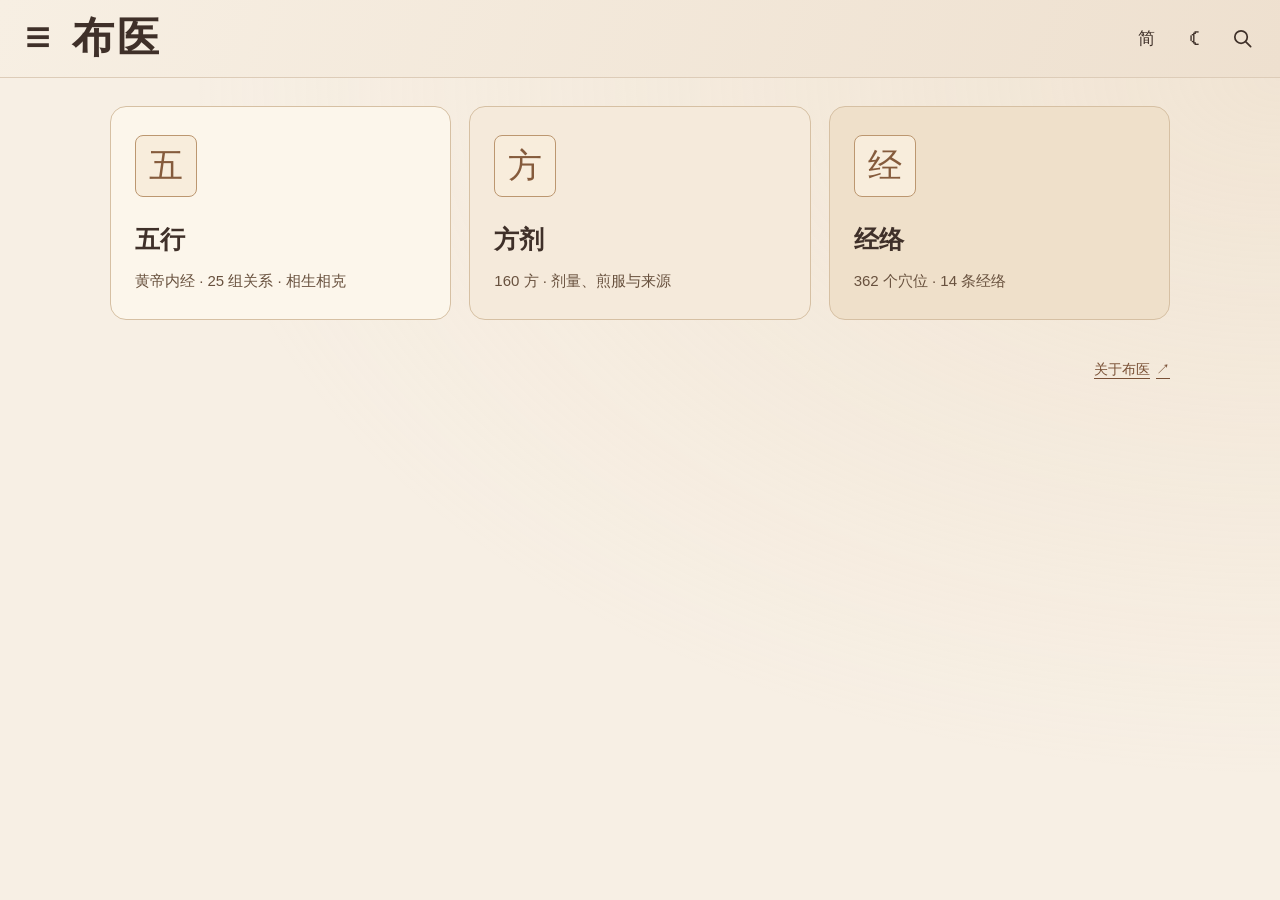
<file: index.html>
<!doctype html>
<html lang="zh-CN">
<head>
  <meta charset="utf-8">
  <meta name="viewport" content="width=device-width,initial-scale=1,viewport-fit=cover">
  <meta name="theme-color" content="#f4ebde">
  <meta name="referrer" content="no-referrer">
  <meta http-equiv="Content-Security-Policy" content="default-src 'none'; script-src 'self'; style-src 'self'; frame-src 'self'; img-src 'self' data:; base-uri 'none'; form-action 'none'">
  <title>布医 · 中医资料室</title>
  <link rel="icon" href="data:,">
  <link rel="stylesheet" href="suite.css">
  <link rel="stylesheet" href="assets/theme.css">
  <script src="assets/theme.js"></script>
  <script src="assets/opencc.js" defer></script>
  <script src="assets/script-display.js" defer></script>
  <script src="suite.js" defer></script>
</head>
<body class="home-route">
  <a class="skip-link" href="#workspace">跳到当前资料</a>
  <div class="suite">
    <header class="masthead">
      <button id="menu-toggle" class="menu-toggle" aria-label="打开模块导航" aria-expanded="false" aria-controls="module-menu"><span aria-hidden="true">☰</span></button>
      <a class="identity" href="#home" data-home-app="home" aria-label="布医，返回主页"><h1>布医</h1></a>
      <h1 id="page-title" class="page-title" hidden>经方</h1>
      <form id="formula-search" class="formula-search" role="search" hidden>
        <label class="sr-only" for="formula-query">经方：搜索拼音或条编号</label>
        <input id="formula-query" type="search" placeholder="经方：搜索拼音或条编号" autocomplete="off" spellcheck="false" enterkeyhint="search" maxlength="8192">
        <button class="field-search-button" type="submit" aria-label="搜索经方" title="搜索经方"><svg viewBox="0 0 24 24" aria-hidden="true" focusable="false"><circle cx="10.5" cy="10.5" r="6.5"/><path d="m15.5 15.5 5 5"/></svg></button>
      </form>
      <form id="meridian-search" class="formula-search" role="search" hidden>
        <label class="sr-only" for="meridian-query">搜索经络或者穴位</label>
        <input id="meridian-query" type="search" placeholder="搜索经络或者穴位" autocomplete="off" spellcheck="false" enterkeyhint="search" maxlength="8192">
        <button class="field-search-button" type="submit" aria-label="搜索经络或穴位" title="搜索经络或穴位"><svg viewBox="0 0 24 24" aria-hidden="true" focusable="false"><circle cx="10.5" cy="10.5" r="6.5"/><path d="m15.5 15.5 5 5"/></svg></button>
      </form>
      <div class="header-tools"><button id="script-toggle" data-script-original aria-label="目前简体显示，切换为繁体" title="简繁显示">简</button><button id="theme-toggle" aria-label="目前浅色主题，切换为深色" aria-pressed="false" title="切换为深色">☾</button><button id="search-open" aria-label="检索资料" title="检索"><svg class="search-icon" viewBox="0 0 24 24" aria-hidden="true" focusable="false"><circle cx="10.5" cy="10.5" r="6.5"/><path d="m15.5 15.5 5 5"/></svg><span class="search-label">检索</span></button><button id="formula-help-open" aria-label="经方使用说明" title="经方使用说明" aria-haspopup="dialog" hidden>?</button><button id="module-help-open" aria-label="页面使用说明" title="页面使用说明" aria-haspopup="dialog" hidden>?</button></div>
    </header>
    <main id="workspace" tabindex="-1" aria-label="当前资料室">
      <div id="load-status" class="load-status" role="status" aria-live="polite" hidden>正在打开资料…</div>
      <div id="frame-host" hidden></div>
      <div id="load-error" class="error-state" hidden><h2>页面尚未就绪</h2><p>可以重试，或独立打开当前页面。</p><button id="retry">重新载入</button><a id="fallback" href="apps/formulas.html" target="_blank" rel="noopener">独立打开 ↗</a></div>
      <section id="home-view" class="home-view" aria-label="布医主页" tabindex="-1">
        <div class="home-content">
          <nav class="home-modules" aria-label="选择学习资料">
            <a class="home-card" href="#wuxing" data-home-app="wuxing"><span class="home-symbol" aria-hidden="true">五</span><div><h3>五行</h3><p>黄帝内经 · 25 组关系 · 相生相克</p></div></a>
            <a class="home-card" href="#formulas" data-home-app="formulas"><span class="home-symbol" aria-hidden="true">方</span><div><h3>方剂</h3><p id="formula-coverage">160 方 · 剂量、煎服与来源</p></div></a>
            <a class="home-card" href="#meridians" data-home-app="meridians"><span class="home-symbol" aria-hidden="true">经</span><div><h3>经络</h3><p>362 个穴位 · 14 条经络</p></div></a>
          </nav>
          <footer class="home-footer"><a href="#about" data-home-app="about">关于布医 <span aria-hidden="true">↗</span></a></footer>
        </div>
      </section>
      <section id="about-view" class="about-view" hidden aria-labelledby="about-title" tabindex="-1">
        <div class="about-content">
          <h2 id="about-title">关于布医</h2>
          <p class="about-intro">布医，取意「布里斯班的中医爱好者」。</p>
          <p>这是一个个人中医学习与资料查阅工具，把常用的三套网页放在同一处，便于在电脑与手机间阅读。名称表达学习与地方联系，不代表执业资格、诊所或医疗机构。</p>
          <h3>三种查阅方式</h3>
          <ul><li><a href="#wuxing" data-about-app="wuxing">五行关系</a>：对照黄帝内经笔记，旋转圆盘、查看原文与待核配属。</li><li><a href="#formulas" data-about-app="formulas">方剂</a>：按方名、拼音和条辨查找卡片，保留原有剂量文字、变方与出处。</li><li><a href="#meridians" data-about-app="meridians">经络</a>：查看经脉、穴位、教学定位及来源。</li></ul>
          <h3>资料与核对</h3>
          <p>经络模型仅为学习示意，穴位位置尚待专业复核；人体比例与体位因人而异。</p>
          <p>项目代码使用 MIT 许可；第三方资料和素材的权利归原权利人所有，并保留各自来源及许可说明。</p>
          <p>经典文字、讲义记录、打印卡剂量和教学示意各有来源与适用范围。传统记载不表示临床疗效已获证实，也不构成个体诊断、处方或针刺指导。请保留原文语境与专业复核。</p>
          <p>条辨沿用现有来源记录；关联原文存在疑点时显示「条辨待核」，缺少独立出处时显示「条辨未载」。方剂「来源所述」的 Markdown 字典目前仍是设计与摘录样例，尚未接入卡片。</p>
          <h3>资料权利与免责声明</h3><p id="rights-notice">本网站用于个人学习与资料整理。第三方资料的著作权及其他权利归原权利人所有，项目代码许可不改变这些资料的权利归属。如您认为本站内容涉及侵权，请联系 <a href="mailto:joefeng66@gmail.com">joefeng66@gmail.com</a>，并提供相关页面和权利依据；我们将及时核查，并根据情况更正或下架。</p>
          <h3>使用与保存</h3>
          <p>左上角菜单切换模块；主页放大镜可选择资料检索，经方与经络顶部输入即搜索，问号查看当前页说明；经方长卡可选「大字」滚动。收藏与最近打开只保存在当前浏览器；模块之间切换会保留本次会话的查阅位置。应用没有账户、追踪或云同步。</p>
          <h3>显示方式</h3>
          <p>页首月亮／太阳按钮切换浅色与深色，选择保存在当前浏览器。五行盘保留木色圆牌：已填写的阴用黑字，阳用白字加黑色细描边；未填写的类别保持原样。圆牌的提示和无障碍名称保留分类说明。</p>
          <h3>简繁显示</h3>
          <p>页首「简／繁」切换显示，菜单也可选择简体或繁体。选择保存在当前浏览器，输入的搜索字词与收藏编号不变。简繁搜索使用同一转换词典。原文对照、明确标出的引文、PDF、音视频保留原样。</p>
          <p>转换采用 OpenCC 字形与词组词典（繁体采用台湾字形，不作地区词汇替换），仅帮助阅读，不代表古籍校勘或医学审定。术／朮、干／乾、脏／臟等仍须结合版本与上下文核对。</p>
          <p class="about-note">布医为独立的个人学习工具，与经方派及其他参考网站没有隶属或合作关系。参考网站结构不代表转载其内容或认可其中的医学主张。</p>
        </div>
      </section>
    </main>
  </div>
  <dialog id="module-menu" aria-labelledby="menu-title">
    <div class="menu-heading"><h2 id="menu-title">布医</h2><button id="menu-close" aria-label="关闭模块导航">×</button></div>
    <nav class="menu-links" aria-label="全部模块">
      <a href="#home" data-menu-app="home"><span>主页</span></a>
      <a href="#wuxing" data-menu-app="wuxing"><span>五行关系</span><small>黄帝内经 · 相生相克</small></a>
      <a href="#formulas" data-menu-app="formulas"><span>方剂</span><small>方名、条辨与卡片</small></a>
      <a href="#meridians" data-menu-app="meridians"><span>经络</span><small>经脉、穴位与出处</small></a>
      <a href="#about" data-menu-app="about"><span>关于</span></a>
    </nav>
    <div class="script-settings" data-script-original><label for="script-choice">文字显示</label><select id="script-choice"><option value="simplified">简体</option><option value="traditional">繁體</option></select></div>
    <div class="theme-settings"><label for="theme-choice">主题</label><select id="theme-choice" aria-label="选择浅色或深色主题"><option value="light">浅色</option><option value="dark">深色</option></select></div>
  </dialog>
  <dialog id="search-dialog" aria-labelledby="search-title">
    <div class="menu-heading"><h2 id="search-title">检索</h2><button id="search-close" aria-label="关闭检索">×</button></div>
    <form id="search-form">
      <label for="search-scope">资料</label>
      <select id="search-scope"><option value="wuxing">五行 · 黄帝内经</option><option value="formulas">方剂</option><option value="meridians">经络</option></select>
      <label for="suite-query">关键词</label>
      <div class="search-query-field"><input id="suite-query" type="search" placeholder="方名、拼音或条辨" autocomplete="off" maxlength="8192"><svg viewBox="0 0 24 24" aria-hidden="true" focusable="false"><circle cx="10.5" cy="10.5" r="6.5"/><path d="m15.5 15.5 5 5"/></svg></div>
      <button type="submit" class="search-submit">检索</button>
    </form>
  </dialog>
  <dialog id="formula-help-dialog" aria-labelledby="formula-help-title">
    <div class="menu-heading"><h2 id="formula-help-title">经方怎么用</h2><button id="formula-help-close" aria-label="关闭经方使用说明">×</button></div>
    <div class="formula-help-content">
      <h3>搜索</h3><p>直接在顶部输入方名、拼音、首字母或条编号，例如「桂枝汤」「guizhitang」「gzt」「03-02」。输入时自动筛选；清空搜索框，回到完整索引。按回车收起输入并查看结果。</p>
      <h3>筛选与索引</h3><p>「全部／收藏／最近」切换范围；右侧字母索引快速跳转。点「方字 ⇄ 编号」切换图标显示。</p>
      <h3>阅读卡片</h3><p>点开结果查看剂量、煎服法、来源及背面的加减变方。长卡可切换「大字」滚动阅读；星号收藏，箭头切换前后方。</p>
      <h3>当前资料</h3><p>本页收录 160 张经方卡，检索覆盖已收录的卡片文字；独立的适用／主治资料尚未接入。条编号沿用来源记录，待核和未载标记仍需对照原文。</p>
      <p class="help-shortcuts">快捷键：/ 或 ⌘/Ctrl+K 定位搜索框。手机上的简繁与主题设置在左上角菜单中。</p>
    </div>
  </dialog>
  <dialog id="module-help-dialog" class="compact-help" aria-labelledby="module-help-title">
    <div class="menu-heading"><h2 id="module-help-title">怎么用</h2><button id="module-help-close" aria-label="关闭使用说明">×</button></div>
    <div id="meridian-help-content" hidden>
      <h3>搜索 → 点选 → 定位</h3><p>输入穴名、经络、拼音或编号，先看结果列表；点选穴位，再看人体位置与资料。</p>
      <h3>难读字也能找</h3><p>支持部分汉字、拼音首字母和带声调数字，例如「水」「sf」「shui3fen1」「CV9」。部分常见误读也有搜索提示。</p>
      <h3>看模型与读音</h3><p>拖动旋转、双指缩放；点读音按钮听慢速读音。模型用于位置总览，具体取位还需看局部体位与文字。</p>
      <p class="help-note">同身寸图在「穴位定位」右侧打开。</p>
    </div>
    <div id="wuxing-help-content" hidden>
      <h3>圆盘</h3><p>拖动圆盘，或点左右箭头旋转；选择类别，对照五行关系。</p>
      <h3>白字阳 · 黑字阴</h3><p>圆牌中已标注的阳用白字，阴用黑字；未定阴阳的项目保留普通字色。</p>
      <h3>笔记列表</h3><p>在「完整列表」下方的笔记列表搜索类别或配属。点类别放入所选圈层；点行号或「笔记原文」核对来源。</p>
      <p class="help-note">相生、相克与待核配属请结合原文阅读。</p>
    </div>
  </dialog>
  <dialog id="cun-help-dialog" class="cun-guide" aria-labelledby="cun-help-title">
    <div class="menu-heading"><h2 id="cun-help-title">同身寸速查</h2><button id="cun-help-close" aria-label="关闭同身寸说明">×</button></div>
    <p class="cun-intro">以本人手指比例为准。</p>
    <div class="cun-cards">
      <section class="cun-card"><div><h3>1 寸</h3><p>本人拇指指间关节的横宽。</p></div><svg xmlns="http://www.w3.org/2000/svg" class="cun-reference cun-illustration" viewBox="40 130 460 1070" role="img" aria-labelledby="cun-thumb-title cun-thumb-desc">
  <title id="cun-thumb-title">1 寸 · 拇指同身寸</title>
  <desc id="cun-thumb-desc">依提供的截图描线：拇指在左侧竖起，右侧四指弯曲成拳；上方两段向外箭头与两侧竖向虚线标示拇指横宽。手形、皱褶和标线均使用原图坐标，模糊的小线段只保留可见部分。</desc>
  <metadata>Source: image(20261027-092039).png; 1784x1212; SHA-256 6aeb04c52d9c5abfc1a0a5d5fb2648decb220c9c923dba5a69dfcdb5b9ac4a86. Hand-traced vector candidate, source-coordinate viewBox. Original source pixels unchanged.</metadata>
  <g aria-hidden="true">
    <!-- The outer thumb and the left side of the palm follow the source's
         tilted wrist; no thumbnail is visible on this palmar-side view. -->
    <path class="cun-ref-outline" d="M239 1169 C221 1140 198 1109 176 1087 C153 1067 140 1048 135 1024 L133 1004 M133 987 C123 964 111 944 103 922 C85 881 74 838 68 796 C62 770 62 747 68 727 C76 700 88 675 101 647 C112 623 121 600 125 577 C129 558 126 538 125 518 L123 479 C121 459 126 441 138 422 C150 402 164 388 180 387 C194 385 206 394 217 408 C235 428 245 449 245 472 C246 506 234 551 226 576"/>
    <path class="cun-ref-outline" d="M223 617 L225 581 C228 595 236 608 249 616 C261 624 273 624 286 631"/>
    <path class="cun-ref-detail" d="M173 554 C190 550 211 549 232 540"/>

    <!-- Four overlapping curled fingers: source-shaped upper arch, four
         left turns, oblique fold boundaries, and the irregular outer edge. -->
    <path class="cun-ref-outline" d="M148 775 C134 768 128 757 130 743 C130 729 141 714 156 699 C181 675 216 655 254 642 C285 631 313 624 342 623 C371 621 397 625 424 632 C447 638 459 649 463 665 C467 679 462 697 455 706 C451 714 454 720 461 728 C474 744 478 759 474 777 C472 790 464 801 458 810 C464 828 466 845 461 862 C456 882 442 896 433 909 C445 918 447 928 441 942 C433 964 426 990 414 1017 C399 1048 384 1071 361 1083 C342 1096 319 1095 293 1093 C278 1092 265 1089 255 1087 M245 1088 L231 1093"/>
    <path class="cun-ref-outline" d="M367 712 C337 711 314 717 288 722 C253 730 218 741 188 755 C171 763 158 771 147 778 C132 787 123 797 127 813 C130 829 137 841 152 850"/>
    <path class="cun-ref-outline" d="M367 808 C347 812 326 810 306 811 C279 811 253 817 229 824 C199 832 176 840 155 850 C145 859 141 872 143 885 C145 900 154 911 168 917"/>
    <path class="cun-ref-outline" d="M361 908 C343 914 325 909 308 905 C288 900 272 899 255 903 C233 907 215 914 197 918 M187 920 C174 919 161 925 154 934 C147 944 150 958 158 970 C168 986 182 997 202 1000"/>
    <path class="cun-ref-detail" d="M215 997 C228 993 243 995 257 999 L287 1004 M307 1005 C316 1003 323 1005 329 1009"/>
    <path class="cun-ref-detail" d="M265 1004 C261 1020 273 1039 292 1045 M309 1014 C310 1025 323 1029 334 1033 L354 1039 M343 1040 L345 1078"/>
    <path class="cun-ref-detail" d="M240 1086 C248 1079 255 1078 264 1084 M429 994 C439 1011 451 1032 461 1053"/>

    <!-- Only folds visible in the screenshot are included. The small
         groups remain separate rather than becoming invented joints. -->
    <path class="cun-ref-detail" d="M209 700 L215 716 M222 691 L228 713 M234 684 L241 705 L243 716"/>
    <path class="cun-ref-fine" d="M291 693 L288 701 M184 716 L186 719"/>
    <path class="cun-ref-detail" d="M257 740 C259 758 268 773 271 791 M228 773 L228 798 M241 763 L245 791"/>
    <path class="cun-ref-fine" d="M231 843 L227 849 M228 860 L231 883 M242 856 L247 882 M258 855 L265 875"/>
    <path class="cun-ref-detail" d="M230 942 L228 958 M245 942 L244 963 M268 943 L266 970"/>

    <!-- Exact source placement: outward arrows have a central gap. Guides
         stop at the thumb sides, not at a newly chosen joint level. -->
    <path class="cun-ref-dimension" d="M121 268 H171 M121 268 L146 259 M121 268 L143 281 M200 268 H244 M244 268 L223 257 M244 268 L222 282"/>
    <path class="cun-ref-dimension" d="M120 269 L119 310 M119 334 V369 M120 394 L121 439 M245 270 V306 M245 328 V367 M245 393 V430"/>
    <text class="cun-ref-label" x="192" y="225" style="font-size:96px">1寸</text>
  </g>
</svg></section>
      <section class="cun-card"><div><h3>1.5 寸</h3><p>食指、中指并拢，量指节横纹处的横宽。</p></div><svg xmlns="http://www.w3.org/2000/svg" class="cun-reference cun-illustration" viewBox="600 60 510 1152" role="img" aria-labelledby="cun-two-title cun-two-desc">
  <title id="cun-two-title">1.5 寸 · 两指同身寸</title>
  <desc id="cun-two-desc">依提供的截图描线：手背朝前，较短的食指在左，较高的中指在右，两枚指甲可见，其余手指握拢；两段向外箭头及长短不同的竖向虚线保留截图位置。</desc>
  <metadata>Source: image(20261027-092039).png; 1784x1212; SHA-256 6aeb04c52d9c5abfc1a0a5d5fb2648decb220c9c923dba5a69dfcdb5b9ac4a86. Hand-traced vector candidate, source-coordinate viewBox. Original source pixels unchanged.</metadata>
  <g aria-hidden="true">
    <path class="cun-ref-outline" d="M731 1196 L731 1178 M731 1168 C730 1147 720 1128 706 1111 C688 1089 675 1074 665 1053 C654 1027 648 1003 639 978 C630 952 624 928 624 907 C624 878 629 849 631 820 C632 795 629 773 635 753 C641 735 652 724 669 716"/>
    <path class="cun-ref-outline" d="M649 846 C654 834 659 817 662 803 M662 791 C663 765 666 740 669 715 C673 674 677 632 682 590 C688 546 691 509 697 470 C701 441 707 416 710 390 C711 370 718 348 728 333 C736 322 744 319 753 323 C765 328 774 341 778 359"/>
    <path class="cun-ref-outline" d="M772 699 C773 659 772 620 774 580 L774 539 C776 526 778 515 773 502 C771 491 774 475 776 461 L780 370 C782 344 787 321 797 301 C804 286 814 276 825 278 C840 278 850 295 857 311 C864 325 868 343 868 360 L869 428 C869 455 871 478 874 498 C877 532 876 571 880 605 C881 634 884 665 889 701"/>
    <path class="cun-ref-outline" d="M881 621 C895 613 907 618 923 627 C943 639 958 654 975 667 C987 675 1004 677 1019 687 C1038 701 1052 718 1062 738 C1072 759 1073 778 1065 795 C1059 811 1058 835 1057 859 C1055 891 1050 925 1043 956 C1036 988 1026 1016 1017 1039 M1015 1053 C1010 1083 1009 1118 1009 1156"/>
    <path class="cun-ref-detail" d="M972 667 C985 680 992 695 1007 704 M992 680 C1001 689 1005 698 1008 705"/>

    <!-- Both nails are actually visible; their sloping shapes and unequal
         positions are traced independently from the screenshot. -->
    <path class="cun-ref-detail" d="M738 326 C727 334 722 348 722 361 C722 375 731 386 741 388 C753 390 761 378 766 362 C771 347 765 333 754 326"/>
    <path class="cun-ref-detail" d="M816 288 C808 299 806 315 808 330 C809 343 815 351 824 351 C836 351 843 340 847 326 C851 311 845 295 837 286"/>

    <!-- Main joint folds and small dorsal marks, at source coordinates. -->
    <path class="cun-ref-detail" d="M725 510 C732 511 739 512 744 515 M724 522 L738 522 M719 545 C734 540 752 532 765 519"/>
    <path class="cun-ref-detail" d="M810 489 C818 493 829 493 838 489 M809 511 C819 514 829 514 840 509 M809 532 C826 533 840 522 851 513"/>
    <path class="cun-ref-detail" d="M730 718 L732 742 L723 746 M722 734 L720 748 M846 700 L851 722 L843 740 L847 762 M850 725 L859 735"/>
    <path class="cun-ref-detail" d="M958 710 L958 739 L975 743 L977 713 M969 714 L970 733"/>
    <path class="cun-ref-fine" d="M1037 728 L1039 731 M1040 757 L1041 761"/>

    <path class="cun-ref-dimension" d="M690 218 H766 M690 218 L719 205 M690 218 L720 239 M803 218 H870 M870 218 L842 204 M870 218 L844 237"/>
    <path class="cun-ref-dimension" d="M689 203 L691 275 M690 296 V344 M690 365 L692 407 M871 204 L871 242 M871 258 V292 M870 307 V315"/>
    <text class="cun-ref-label" x="797" y="165" style="font-size:99px">1.5寸</text>
  </g>
</svg></section>
      <section class="cun-card"><div><h3>3 寸</h3><p>四指并拢，以中指近端指间关节处的四指横宽为准。</p></div><svg xmlns="http://www.w3.org/2000/svg" class="cun-reference cun-illustration" viewBox="1220 55 525 1045" role="img" aria-labelledby="cun-four-title cun-four-desc">
  <title id="cun-four-title">3 寸 · 四指同身寸</title>
  <desc id="cun-four-desc">依提供的截图描线：手背朝前，食指至小指并拢，四个指尖高度不同，拇指收在左侧。保留上方分开的向外箭头、两侧虚线及关节处不规则横纹。原图中指和无名指顶部模糊处保留断线，未补画完整轮廓。</desc>
  <metadata>Source: image(20261027-092039).png; 1784x1212; SHA-256 6aeb04c52d9c5abfc1a0a5d5fb2648decb220c9c923dba5a69dfcdb5b9ac4a86. Hand-traced vector candidate, source-coordinate viewBox. The source watermark and unreadable anatomy behind it are excluded.</metadata>
  <g aria-hidden="true">
    <!-- Palm and tucked thumb retain the long source proportions. -->
    <path class="cun-ref-outline" d="M1332 1068 C1328 1058 1319 1052 1314 1042 M1308 1030 C1298 1018 1292 1005 1287 993 M1281 979 C1275 965 1267 951 1263 937 M1259 924 C1256 907 1251 890 1252 872 C1250 849 1253 825 1257 801 C1261 777 1260 754 1267 731 C1276 698 1292 678 1315 668"/>
    <path class="cun-ref-outline" d="M1294 855 L1295 837 M1297 825 C1306 792 1308 755 1310 719 C1313 689 1316 660 1320 633 M1319 620 C1317 607 1321 599 1321 584 C1321 562 1323 539 1326 518 C1331 491 1335 467 1338 443 C1344 417 1348 391 1350 364 C1352 343 1360 322 1370 304 C1383 281 1398 264 1411 264 C1422 263 1430 276 1436 289"/>
    <!-- Middle fingertip is fragmentary in the source. These separate
         visible segments intentionally do not form a fabricated full tip. -->
    <path class="cun-ref-outline" d="M1450 283 C1459 263 1465 250 1479 243"/>
    <path class="cun-ref-detail" d="M1495 244 L1504 263 M1515 237 L1518 264 M1506 287 L1514 300 M1520 319 L1528 334"/>
    <path class="cun-ref-outline" d="M1530 355 C1531 389 1527 420 1530 447 L1530 478"/>
    <!-- The ring tip and nail also have visible gaps in the reference. -->
    <path class="cun-ref-outline" d="M1548 292 C1555 282 1562 277 1571 276 C1582 282 1590 293 1598 305"/>
    <path class="cun-ref-detail" d="M1601 319 L1604 348 M1604 359 L1607 376 M1608 391 L1609 415 M1608 428 L1611 447 M1610 460 L1610 482"/>
    <path class="cun-ref-outline" d="M1632 399 L1637 385 C1644 380 1653 385 1661 390 C1676 400 1682 414 1680 431 C1677 453 1679 476 1680 498 M1680 513 L1681 547 M1682 561 C1683 594 1692 619 1694 647 C1697 679 1700 704 1707 731 C1713 754 1710 776 1706 799 C1702 825 1697 847 1695 872 C1690 904 1684 934 1674 962 C1664 991 1655 1012 1646 1035 C1639 1049 1634 1063 1632 1075"/>

    <!-- Source nail segments. The middle and ring nails remain open. -->
    <path class="cun-ref-detail" d="M1382 293 C1378 309 1384 323 1401 329 C1414 334 1427 335 1436 324 M1438 307 C1436 297 1435 287 1429 279"/>
    <path class="cun-ref-detail" d="M1444 292 C1453 293 1457 306 1470 311 C1480 315 1489 309 1499 303"/>
    <path class="cun-ref-detail" d="M1554 303 L1550 319 M1550 331 C1554 341 1560 347 1570 347 M1580 343 C1589 337 1591 327 1592 317 M1589 305 L1580 299"/>
    <path class="cun-ref-detail" d="M1637 391 C1632 402 1629 414 1632 425 C1634 433 1643 439 1651 438 C1663 436 1669 421 1668 410 C1666 401 1661 394 1653 389"/>

    <!-- Dorsal finger divisions have the same interrupted extents as the
         screenshot, including the gaps at the prominent crease row. -->
    <path class="cun-ref-outline" d="M1440 326 C1438 353 1434 381 1434 406 C1433 426 1430 446 1429 465"/>
    <path class="cun-ref-detail" d="M1428 526 L1427 547 M1426 558 C1421 580 1425 596 1425 617 L1426 639 M1425 651 L1427 665"/>
    <path class="cun-ref-detail" d="M1527 544 C1527 571 1531 596 1530 620 L1530 642 M1531 652 L1528 660"/>
    <path class="cun-ref-detail" d="M1611 487 C1613 517 1609 546 1610 574 L1611 616 C1612 638 1610 655 1617 675 L1622 686"/>

    <!-- Irregular knuckle crease row: not a new straight measuring line. -->
    <path class="cun-ref-detail" d="M1368 473 C1379 472 1391 471 1403 477 M1340 486 C1358 490 1378 492 1395 490 M1370 511 C1379 518 1389 520 1398 515"/>
    <path class="cun-ref-detail" d="M1414 489 C1422 478 1431 478 1441 485 L1450 489 M1419 501 C1427 490 1437 491 1446 497"/>
    <path class="cun-ref-detail" d="M1459 473 C1471 467 1484 467 1496 474 M1463 487 C1477 485 1489 490 1501 494 L1524 497 M1459 510 C1470 516 1484 516 1495 512"/>
    <path class="cun-ref-detail" d="M1537 494 C1547 494 1556 486 1566 488 C1575 491 1583 498 1596 496 M1550 503 C1561 501 1570 500 1581 503 M1559 519 C1568 524 1575 523 1582 519"/>
    <path class="cun-ref-detail" d="M1615 494 C1627 501 1639 490 1653 497"/>

    <!-- Small, separate visible folds / knuckle marks. -->
    <path class="cun-ref-detail" d="M1381 378 L1400 378 M1385 392 L1395 392 M1474 359 L1473 371 L1489 369 L1494 361 M1547 388 L1554 396 L1550 404"/>
    <path class="cun-ref-detail" d="M1635 557 L1654 558 M1640 570 L1652 577 L1652 587 L1638 590"/>
    <path class="cun-ref-detail" d="M1351 678 L1347 690 L1357 685 M1409 696 C1413 711 1411 726 1411 738 M1487 706 C1481 717 1479 728 1485 735 L1484 744 M1577 699 L1575 715 L1584 720 L1588 709"/>

    <path class="cun-ref-dimension" d="M1331 185 L1445 190 M1331 185 L1367 171 M1331 185 L1365 209 M1559 192 H1687 M1687 192 L1649 179 M1687 192 L1650 213"/>
    <path class="cun-ref-dimension" d="M1329 152 V193 M1330 216 L1328 251 M1330 276 L1327 319 M1327 348 V384 M1329 407 L1331 448 M1688 165 V231 M1687 253 L1685 285 M1685 312 L1684 343 M1684 370 L1683 397 M1683 413 V429"/>
    <text class="cun-ref-label" x="1521" y="146" style="font-size:94px">3 寸</text>
  </g>
</svg></section>
    </div>
    <p class="cun-note">指寸供简便参考；具体穴位仍按骨度分寸和解剖标志核对。</p>
  </dialog>
  <p id="script-status" class="sr-only" role="status" aria-live="polite" data-script-original></p>
  <noscript><p class="no-script">请在启用 JavaScript 的浏览器打开。也可直接使用 apps 文件夹内的三个页面。</p></noscript>
</body>
</html>
</file>
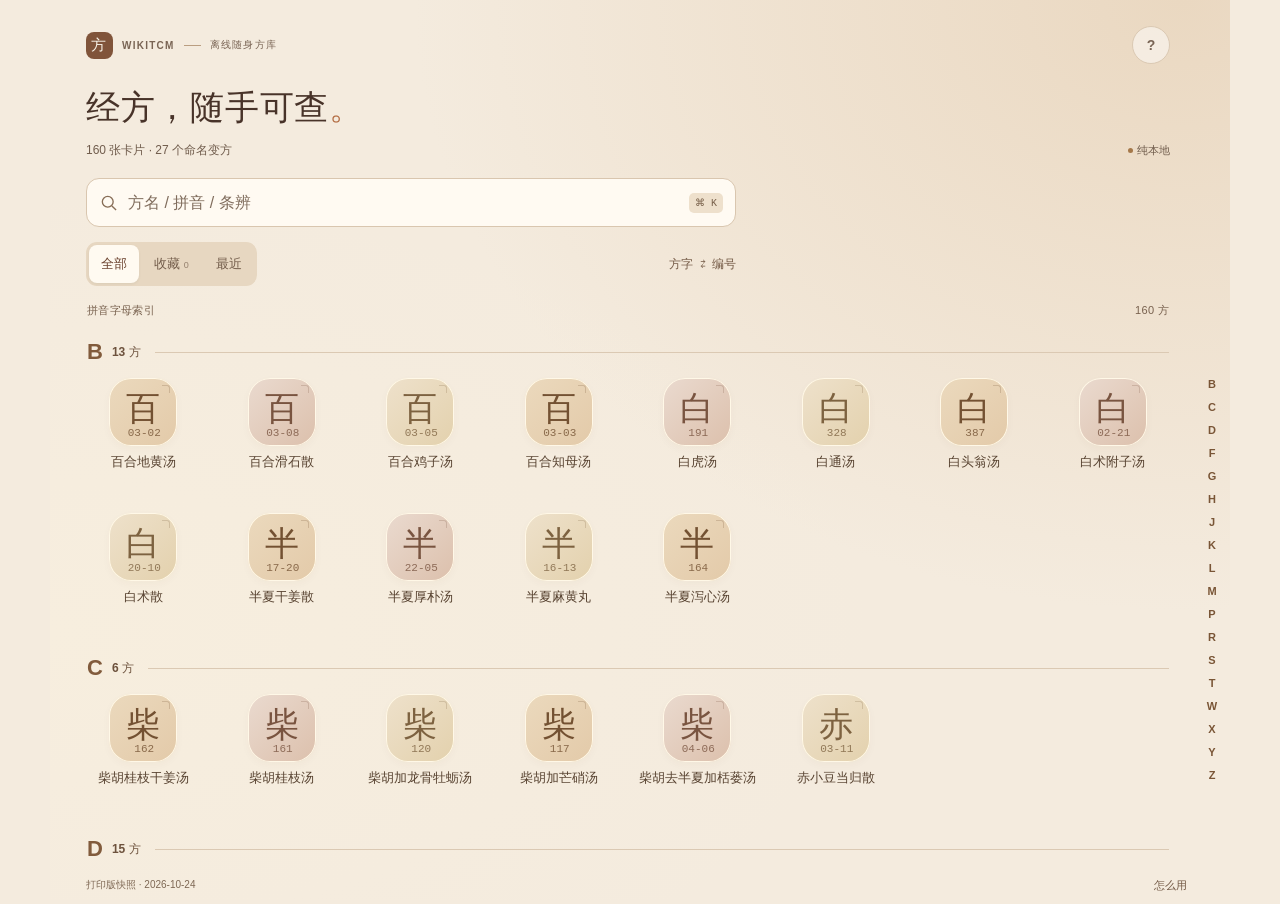
<file: apps/formulas.html>
<!doctype html>
<html lang="zh-CN" data-suite-app="formulas">
<head>
<meta charset="utf-8">
<meta name="viewport" content="width=device-width, initial-scale=1, viewport-fit=cover">
<meta name="theme-color" content="#eef2ec">
<meta name="referrer" content="no-referrer">
<meta http-equiv="Content-Security-Policy" content="default-src 'none'; script-src 'self' 'unsafe-inline'; style-src 'self' 'unsafe-inline'; img-src data:; font-src data:; connect-src 'none'; base-uri 'none'; form-action 'none'">
<title>经方 · 随身方库</title>
<meta name="description" content="当前打印版的160张经方卡片。离线检索、拼音索引、手机横竖屏适配。">
<link rel="icon" href="data:image/svg+xml,%3Csvg xmlns='http://www.w3.org/2000/svg' viewBox='0 0 64 64'%3E%3Crect width='64' height='64' rx='17' fill='%2327473e'/%3E%3Cpath d='M15 29h34c-2 13-9 18-17 18S17 42 15 29zm17-7c-9 0-8-11 0-15 8 4 9 15 0 15z' fill='none' stroke='%23f7f3e8' stroke-width='3'/%3E%3C/svg%3E">
<style>:root{--ink:#243b34;--muted:#758078;--green:#355b4d;--accent:#b66b3f;--paper:#fbfcf8;--line:rgba(39,71,58,.1);--app-height:100dvh;color-scheme:light;font-family:-apple-system,BlinkMacSystemFont,"PingFang SC","Hiragino Sans GB","Microsoft YaHei",sans-serif;color:var(--ink);background:#eef2ec;font-synthesis:none}
*{box-sizing:border-box}html,body{margin:0;width:100%;height:100%;overflow:hidden}button,input{font:inherit}button{cursor:pointer;color:inherit;border:0;background:none;-webkit-tap-highlight-color:transparent}button:focus-visible,input:focus-visible{outline:3px solid #b88550;outline-offset:3px}button:disabled{opacity:.35;cursor:default}[hidden]{display:none!important}p,h1,h2,h3{margin:0}a{color:inherit}.library{height:var(--app-height);max-width:1120px;margin:auto;position:relative;display:flex;flex-direction:column;background:radial-gradient(ellipse at 96% 0%,#e0e9dc 0,transparent 46%),radial-gradient(ellipse at 0% 70%,#f6efdf88 0,transparent 50%),#eef2ec}
.library-header{padding:calc(21px + env(safe-area-inset-top)) 46px 9px 26px}.eyebrow{display:flex;align-items:center;gap:9px;font-size:10px;font-weight:650;letter-spacing:1.25px;color:var(--muted)}.brand-mark{display:grid;place-items:center;font-size:15px;color:#f8f4e9;background:#355b4d;width:27px;height:27px;border-radius:8px;font-family:"Songti SC",serif}.eyebrow-rule{width:17px;height:1px;background:#a8b7a8}.round-button{width:37px;height:37px;min-width:37px;display:inline-grid;place-items:center;border:1px solid var(--line);border-radius:50%;font-size:20px;background:#ffffff80;letter-spacing:0;line-height:1}.eyebrow .help-open{margin-left:auto;width:29px;height:29px;min-width:29px;font-size:14px}.library h1{font-family:"Songti SC","Noto Serif CJK SC",serif;font-size:31px;letter-spacing:.7px;margin:17px 0 11px;font-weight:700}.title-dot{color:#b36c42}.library-subtitle{display:flex;align-items:center;justify-content:space-between;font-size:11px;color:var(--muted);margin-bottom:19px}.offline-badge{display:flex;align-items:center;gap:4px;font-size:10px;white-space:nowrap}.offline-badge i{width:5px;height:5px;background:#719168;border-radius:50%}.search-box{height:47px;background:#ffffffbb;border:1px solid #ffffffa6;box-shadow:0 4px 22px #2c463609;border-radius:15px;display:flex;align-items:center;padding:0 12px;gap:9px}.search-box svg{width:20px;height:20px;fill:none;stroke:#738377;stroke-width:1.6;flex-shrink:0}.search-box input{background:transparent;border:none;outline:none!important;width:100%;min-width:0;font-size:14px;color:var(--ink);padding:10px 0}.search-box input::placeholder{color:#8b958a}.search-box kbd{font:10px ui-monospace,monospace;background:#eef1e9;padding:4px 6px;border-radius:5px;white-space:nowrap;color:#8b958a}.library-tools{display:flex;justify-content:space-between;gap:8px;align-items:center;margin-top:15px}.filters{display:flex;gap:3px;padding:3px;background:#e0e6dbb3;border-radius:11px}.filter{font-size:11px;padding:6px 12px;border-radius:8px;white-space:nowrap;color:#758078}.filter.active{background:#fffdf6;color:var(--green);box-shadow:0 1px 3px #243b3410;font-weight:650}.filter span{font-size:9px;opacity:.7}.text-button{font-size:10px;color:var(--muted);padding:8px 0;white-space:nowrap}#icon-toggle span{margin:0 3px}.catalog-heading{display:flex;justify-content:space-between;margin:8px 47px 4px 27px;font-size:10px;color:#85917f;letter-spacing:.3px}.catalog{flex:1;min-height:0;overflow:auto;overscroll-behavior:contain;padding:4px 43px 50px 24px;scroll-padding-top:10px;scroll-behavior:smooth}.letter-section{padding:8px 0 14px}.letter-heading{display:flex;align-items:center;gap:9px;margin:5px 0 13px;padding:0 3px;font-size:11px;color:#7e8a7c}.letter-heading b{font-family:ui-rounded,-apple-system,sans-serif;font-size:22px;font-weight:650;color:#476351}.letter-heading .letter-line{height:1px;background:var(--line);flex:1;margin:0 0 0 5px}.icon-grid{display:grid;grid-template-columns:repeat(4,minmax(0,1fr));column-gap:8px;row-gap:16px}.formula-button{display:flex;flex-direction:column;align-items:center;min-width:0;padding:0 0 2px;gap:7px;position:relative}.formula-icon{width:min(100%,63px);aspect-ratio:1;display:grid;place-items:center;border-radius:19px;background:var(--tile);box-shadow:inset 0 0 0 1px #ffffff90,0 4px 7px #233c2d06;color:var(--tile-ink);position:relative;transition:transform .15s;font-family:"Songti SC",serif;font-size:30px;font-weight:600;padding-bottom:6px}.formula-icon:after{content:"";position:absolute;top:7px;right:7px;width:7px;height:7px;border-top:1px solid currentColor;border-right:1px solid currentColor;opacity:.22;border-radius:0 3px 0 0}.formula-icon small{position:absolute;font:9px ui-monospace,monospace;letter-spacing:1.7px;bottom:6px;opacity:.5;padding-left:2px}.formula-icon.numeric{font-family:ui-monospace,monospace;font-size:22px;font-weight:500;padding-bottom:0;letter-spacing:-1px}.formula-icon.numeric small{display:none}.formula-name{font-size:11px;text-align:center;line-height:1.35;display:-webkit-box;-webkit-box-orient:vertical;-webkit-line-clamp:2;overflow:hidden;max-width:100%;min-height:29px;color:#405345;word-break:break-all}.favorite-dot{position:absolute;top:2px;right:6px;font-size:9px;color:#a77931}.formula-button:active .formula-icon{transform:scale(.94)}.alphabet{position:absolute;right:6px;top:285px;bottom:48px;display:flex;flex-direction:column;justify-content:center;width:25px;touch-action:none;user-select:none;-webkit-user-select:none;z-index:4}.alphabet button{font-size:10px;font-weight:700;min-height:15px;max-height:23px;flex:1;border-radius:8px;padding:1px 0;color:#66826c;line-height:1}.alphabet button.active{color:#fff;background:#52775b}.letter-bubble{position:fixed;right:45px;width:60px;height:60px;display:none;place-items:center;background:#355b4de8;color:#fff;border-radius:20px;font-size:32px;font-weight:600;z-index:20;pointer-events:none}.library-footer{height:30px;display:flex;align-items:center;justify-content:space-between;padding:0 26px calc(env(safe-area-inset-bottom)) 26px;color:#929b8e;font-size:9px;flex-shrink:0}.library-footer button{font-size:9px}.empty-state{text-align:center;padding:60px 5px;color:#82917f;font-size:13px;line-height:1.9}.empty-state strong{display:block;font-size:18px;color:#526b55;margin-bottom:10px}.result-list{display:grid;gap:9px;margin:12px 0}.result-item{display:grid;grid-template-columns:49px 1fr;gap:13px;text-align:left;align-items:center;border:1px solid #ffffffbd;border-radius:18px;background:#ffffff7a;padding:11px 12px;min-width:0}.result-item .formula-icon{width:49px;border-radius:15px;font-size:24px}.result-item .formula-icon small{font-size:8px;bottom:4px}.result-item .formula-icon.numeric{font-size:19px}.result-info{min-width:0}.result-info strong{font-size:14px;line-height:1.5;display:block;font-weight:600}.result-info>small{display:block;color:#8a9485;font-size:10px;margin-top:2px;overflow-wrap:anywhere}.match-label{display:block;margin-top:4px;font-size:10px;color:#a6703b;line-height:1.5}.reader{height:var(--app-height);width:100%;max-width:1240px;margin:auto;display:flex;flex-direction:column;background:#edf1e9;padding:env(safe-area-inset-top) env(safe-area-inset-right) env(safe-area-inset-bottom) env(safe-area-inset-left)}
.reader-toolbar{display:flex;align-items:center;justify-content:space-between;height:49px;flex-shrink:0;padding:4px 16px}.back-button{display:flex;align-items:center;gap:5px;font-size:12px;padding:5px 0;min-height:38px}.back-button>span{font-size:30px;line-height:22px;font-weight:300}.reader-counter{font:10px ui-monospace,monospace;letter-spacing:1px;color:#91a08f;padding-left:10px}.reader-actions{display:flex;gap:7px}.reader-actions .round-button{width:32px;height:32px;min-width:32px;border:0;background:#e0e7da99;font-size:21px}#reader-star[aria-pressed=true]{color:#a77a37}.reader-grid{flex:1;min-height:0;padding:0 12px;display:grid;gap:9px;grid-template-columns:minmax(0,1fr);grid-template-rows:1fr;--front-font:20px;--back-font:18px}.reader-grid.has-back{grid-template-rows:minmax(0,1fr) minmax(0,1fr)}.pane{min-width:0;min-height:0;padding:17px 18px 15px;background:#fffefa;border:1px solid #dfe6d8;border-radius:21px;display:flex;flex-direction:column;box-shadow:0 5px 16px #27452d04;overflow:hidden}.front-title{flex-shrink:0;margin-bottom:13px}.source-line{font-size:9px;letter-spacing:1px;color:#8d9a86;margin-bottom:6px}.front-title h2{font-family:"Songti SC",serif;font-size:clamp(20px,6.6vw,30px);font-weight:650;letter-spacing:.5px;line-height:1.2;overflow-wrap:anywhere}.front-title h2.long-title{font-size:22px}.reader-pinyin{font-size:10px;letter-spacing:.5px;color:#9aa38f;margin-top:5px;overflow-wrap:anywhere}.pane-content{flex:1;min-height:0;overflow:visible;overflow-wrap:anywhere;line-height:1.55}.front-pane .pane-content{font-size:var(--front-font)}.section-label{font-size:10px;font-weight:600;letter-spacing:1.5px;color:#97a28c;margin:0 0 5px}.dose-text{font-weight:550;color:#314c3b;line-height:1.65}.dose-section{padding:9px 11px;background:#f0f3e8;border-radius:11px;margin-bottom:12px}.method-section>p{line-height:1.6;color:#4a5548}.back-title{display:flex;align-items:center;justify-content:space-between;gap:12px;flex-shrink:0;margin-bottom:11px;padding-bottom:8px;border-bottom:1px solid #e7ebdf}.back-title .section-label{margin:0;color:#859277}.back-label{font-size:9px;color:#acb29f}.back-pane{background:#f9faf3}.back-pane .pane-content{font-size:var(--back-font);line-height:1.45}.back-block+.back-block{margin-top:.7em;padding-top:.6em;border-top:1px solid #e3e8d9}.back-block h3{font-size:1.02em;font-weight:650;line-height:1.45;color:#476044;margin-bottom:.2em}.back-block .ref{font: .65em ui-monospace,monospace;white-space:nowrap;color:#a6ae98;padding-left:.35em;display:inline}.back-block p{white-space:normal;line-height:1.5}.back-block p+p{margin-top:.3em}.back-block strong{color:#a16e37;font-weight:600}.back-block.hit{border-radius:9px;background:#efe5cd;box-shadow:0 0 0 5px #efe5cd}.reader-footer{height:46px;padding:6px 16px 7px;flex-shrink:0;display:flex;align-items:center;justify-content:space-between;gap:9px}.reading-mode{display:flex;background:#dfe7d8;padding:2px;border-radius:8px}.reading-mode button{font-size:10px;padding:5px 10px;border-radius:6px;min-height:27px;color:#8a9681}.reading-mode button.active{background:#fffdf5;color:#506c4e}.card-step{display:flex;gap:5px}.card-step button{width:34px;height:30px;font-size:25px;line-height:25px;background:#e0e7d9;border-radius:8px}#fit-status{font-size:9px;color:#97a18e;margin-left:auto;margin-right:5px;text-align:right;line-height:1.3}.reader.comfort .reader-grid{overflow-y:auto;display:flex;flex-direction:column;padding-bottom:12px}.reader.comfort .pane{min-height:auto;flex-shrink:0;overflow:visible}.reader.comfort .pane-content{font-size:19px!important;overflow:visible;flex:none}.reader.comfort .front-title h2{font-size:28px}.reader.overflowing .pane-content{overflow-y:auto;overscroll-behavior:contain}.reader.overflowing #fit-status{color:#a47743}.help-dialog{width:min(600px,calc(100vw - 24px));max-height:calc(100dvh - 28px);padding:30px 25px;border:1px solid #e3e9db;background:#fafbf5;color:#52614e;border-radius:24px;box-shadow:0 20px 100px #16351e30}.help-dialog::backdrop{background:#243d2d55;backdrop-filter:blur(4px)}.dialog-close{float:right;width:28px;height:28px;min-width:28px;font-size:22px}.help-dialog h2{font-family:"Songti SC",serif;margin:24px 0 15px;font-size:26px;color:#3b563c}.help-dialog h3{font-size:14px;margin:25px 0 11px;color:#3b563c}.help-dialog p{font-size:12px;line-height:1.9;margin:7px 0;color:#84907b}.search-examples{display:flex;flex-wrap:wrap;gap:5px}.search-examples button{font-size:10px;padding:7px 10px;background:#e8eedf;border-radius:8px;color:#5d7653}.icon-ideas{display:grid;grid-template-columns:repeat(3,1fr);gap:12px}.icon-ideas>div{padding:13px 11px;border-radius:14px;background:#eef2e5}.icon-ideas strong{display:block;font-size:11px;line-height:1.5;margin-top:10px}.icon-ideas p{font-size:10px;line-height:1.8}.idea-icon{width:53px;height:53px;background:#dce5cf;border-radius:15px;display:grid;place-items:center;font-family:"Songti SC",serif;font-size:26px;position:relative;padding-bottom:5px;color:#5b7548}.idea-icon small{position:absolute;bottom:4px;font:8px ui-monospace,monospace;letter-spacing:1px;color:#829371}.number-idea{font:19px ui-monospace,monospace;padding:0}.herb-idea{background:#eee6d0;color:#aa9465}.privacy-note{border-top:1px solid #e4e9dc;padding-top:12px}.toast{position:fixed;bottom:70px;left:50%;transform:translate(-50%,10px);opacity:0;pointer-events:none;background:#36513ee8;color:#fff;padding:9px 16px;font-size:12px;border-radius:20px;z-index:50;transition:.2s;white-space:nowrap}.toast.visible{opacity:1;transform:translate(-50%,0)}.noscript{position:fixed;inset:30px;background:#fff;padding:30px;z-index:99}
@media(min-width:620px){.library-header{padding-left:36px;padding-right:60px}.catalog-heading{margin-left:37px;margin-right:61px}.catalog{padding-left:34px;padding-right:58px}.icon-grid{grid-template-columns:repeat(6,minmax(0,1fr));gap:20px}.formula-icon{width:72px;font-size:34px;border-radius:22px}.formula-name{font-size:12px}.alphabet{right:18px;width:26px}.catalog{display:block}.result-list{grid-template-columns:repeat(2,minmax(0,1fr))}.library h1{font-size:38px}.library-footer{padding-left:36px;padding-right:43px}}
@media(min-width:940px){.icon-grid{grid-template-columns:repeat(9,minmax(0,1fr))}.library-header{padding-top:30px}.library h1{margin-top:21px}.search-box{max-width:650px}.library-tools{max-width:650px}.alphabet{top:290px}}
@media(orientation:landscape) and (min-width:560px){.reader-grid,.reader-grid.has-back{grid-template-columns:minmax(0,1fr) minmax(0,1fr);grid-template-rows:minmax(0,1fr)!important;padding:0 14px;gap:10px}.reader-grid:not(.has-back){grid-template-columns:minmax(0,1fr);max-width:850px;width:100%;align-self:center}.pane{padding:13px 16px;border-radius:17px}.front-title{margin-bottom:9px}.front-title h2{font-size:26px}.front-title h2.long-title{font-size:20px}.reader-toolbar{height:40px;padding:3px 18px}.reader-footer{height:36px;padding:3px 18px}.reader-pinyin{font-size:9px;margin-top:3px}.source-line{margin-bottom:4px;font-size:8px}.dose-section{margin-bottom:9px;padding:6px 9px}.section-label{margin-bottom:3px}.back-title{margin-bottom:8px;padding-bottom:6px}.reader-actions .round-button{height:29px;width:29px;min-width:29px}.reader.comfort .reader-grid{display:grid;grid-template-rows:auto!important;align-items:start;max-width:none}.reader.comfort .pane-content{font-size:18px!important}}
@media(max-height:480px) and (orientation:landscape){.library-header{padding-top:9px;padding-bottom:4px}.library h1{font-size:23px;margin:7px 0}.library-subtitle{margin-bottom:8px;font-size:10px}.eyebrow{font-size:8px}.brand-mark{width:22px;height:22px;font-size:12px}.search-box{height:36px}.search-box input{font-size:12px}.library-tools{margin-top:7px}.filter{padding:3px 11px}.catalog-heading{margin-top:3px}.alphabet{top:177px;bottom:32px}.alphabet button{font-size:8px;min-height:8px;padding:0}.library-footer{height:24px}.catalog{padding-bottom:25px}.letter-heading{margin-bottom:9px}.formula-icon{width:54px;font-size:27px;border-radius:16px}.reader-toolbar{height:36px}.reader-footer{height:34px}.pane{padding:10px 12px;border-radius:15px}.front-title h2{font-size:24px}.front-title{margin-bottom:7px}.back-title{margin-bottom:6px;padding-bottom:5px}.source-line{font-size:8px}.reader-pinyin{font-size:8px}.section-label{font-size:8px;letter-spacing:1px}.back-label{font-size:8px}.dose-section{margin-bottom:7px;padding:5px 8px}}
@media(max-width:350px){.library-header{padding-left:20px;padding-right:39px}.library h1{font-size:26px}.library-subtitle{font-size:9px}.catalog{padding-left:17px;padding-right:36px}.catalog-heading{margin-left:20px;margin-right:40px}.formula-icon{width:55px;border-radius:17px;font-size:27px}.formula-name{font-size:10px}.icon-grid{column-gap:6px;row-gap:13px}.filter{padding:5px 9px}.text-button{font-size:9px}.search-box{padding:0 10px;gap:6px}.search-box input{font-size:12px}.search-box kbd{display:none}.alphabet{right:3px;width:22px}.pane{padding:12px 13px;border-radius:18px}.reader-grid{padding:0 8px;gap:7px}.reader-toolbar{height:43px;padding:3px 12px}.reader-footer{height:39px;padding:4px 11px}.front-title{margin-bottom:9px}.reader-pinyin{font-size:8px}.front-title h2{font-size:25px}.source-line{font-size:8px}.icon-ideas{grid-template-columns:1fr}.icon-ideas>div{display:block}.idea-icon{float:left;margin-right:15px}.icon-ideas p{margin-left:68px}.icon-ideas strong{margin-top:0}.help-dialog{padding:24px 20px}}
.reader.dense .pane{padding:9px 12px}.reader.dense .front-title{margin-bottom:5px}.reader.dense .front-title h2{font-size:23px}.reader.dense .source-line{font-size:8px;margin-bottom:3px}.reader.dense .reader-pinyin{font-size:8px;margin-top:3px}.reader.dense .section-label{font-size:8px;margin-bottom:3px}.reader.dense .dose-section{margin-bottom:5px;padding:5px 8px}.reader.dense .dose-text,.reader.dense .method-section>p{line-height:1.45}.reader.dense .back-title{margin-bottom:5px;padding-bottom:4px}.reader.dense .back-block+.back-block{margin-top:.35em;padding-top:.25em}.reader.dense .back-block h3{line-height:1.3;margin-bottom:.15em}.reader.dense .back-block p{line-height:1.4}.reader.dense .back-block p+p{margin-top:.2em}
.reader.dense .back-block h3{display:inline;margin-right:.35em}.reader.dense .back-block p:first-of-type{display:inline}
.reader.comfort .front-pane .pane-content{font-size:max(19px,var(--front-font))!important}.reader.comfort .back-pane .pane-content{font-size:max(19px,var(--back-font))!important}
@media(max-height:620px) and (orientation:portrait){.library.search-focused .alphabet{visibility:hidden}}
@media(prefers-reduced-motion:reduce){*,*:before,*:after{scroll-behavior:auto!important;transition:none!important}}
</style>
<style id="suite-theme">
/* Presentation only. Card text, dose data, search and original app remain intact. */
:root{--ink:#403129;--muted:#796454;--green:#81583c;--accent:#9b5838;--paper:#fff9ef;--line:#dbc9b3;color:#403129;background:#f4ebde}
.library{background:radial-gradient(ellipse at 96% 0%,#ead8c1 0,transparent 48%),radial-gradient(ellipse at 0% 70%,#f7eede 0,transparent 50%),#f4ebde}
.library-header{padding-top:19px}.brand-mark{background:#80543a}.eyebrow-rule{background:#ba9e81}.library h1{font-size:30px;color:#483329}.library-subtitle{font-size:12px;color:#705c4c}.offline-badge{font-size:11px}.offline-badge i{background:#a57849}.search-box{height:49px;background:#fffaf2;border-color:#d9c6af;border-radius:13px;box-shadow:none}.search-box input{font-size:16px}.search-box input::placeholder{color:#806d5d}.search-box svg{stroke:#876d56}.search-box kbd{background:#eee0cc;color:#765e48}.filters{background:#e7d7c1}.filter{font-size:13px;min-height:38px;color:#735d4b}.filter.active{color:#6b422e;background:#fffaf1}.text-button{font-size:12px;color:#725844;min-height:38px}.catalog-heading{font-size:11px;color:#78614e}.letter-heading{font-size:12px;color:#7b644e}.letter-heading b{color:#815b3c}.formula-icon{background:linear-gradient(135deg,#ebd9bd,#e3caa9)!important;color:#735132!important;box-shadow:inset 0 0 0 1px #fff8e7,0 3px 8px #6d432608}.formula-button:nth-child(3n+2) .formula-icon{background:linear-gradient(135deg,#eadacf,#dcc0ac)!important;color:#795440!important}.formula-button:nth-child(3n) .formula-icon{background:linear-gradient(135deg,#eee1cb,#e3d1ad)!important;color:#7d6240!important}.formula-name{font-size:13px;color:#584331;line-height:1.45;min-height:38px}.formula-icon small{opacity:.8}.favorite-dot{color:#955329}.alphabet{width:28px;right:4px;top:307px}.alphabet button{color:#795536;font-size:11px}.alphabet button.active{background:#89613e;color:white}.letter-bubble{background:#795336f0}.library-footer{color:#7e6854;font-size:10px}.library-footer button{font-size:11px}.empty-state{color:#7b624c}.empty-state strong{color:#674a33}.result-item{background:#fff9ef;border-color:#dfccb4}.result-info>small{font-size:11px;color:#7d6753}.match-label{font-size:12px;color:#8b4c2c}.reader{background:#eee1ce}.reader-toolbar{height:52px}.reader-counter{color:#78614b;font-size:11px}.reader-actions .round-button{background:#e3ceb2;color:#684a31;width:44px;height:44px;min-width:44px}.pane{background:#fffaf1;border-color:#d7c0a3}.back-pane{background:#f8efdf}.source-line,.reader-pinyin,.section-label{color:#7c654e}.dose-section{background:#efe0c8}.dose-text{color:#4a3422}.method-section>p{color:#554434}.back-title{border-color:#deccb2}.back-title .section-label,.back-label{color:#816c54}.back-block+.back-block{border-color:#dfccb1}.back-block h3{color:#735033}.back-block .ref{color:#806e58}.back-block strong{color:#88502b}.back-block.hit{background:#efdbbb;box-shadow:0 0 0 5px #efdbbb}.reading-mode{background:#e1ceb0}.reading-mode button{color:#725b43;font-size:12px;min-height:36px}.reading-mode button.active{background:#fffaef;color:#674325}.card-step button{background:#e2ccad;width:44px;height:38px;color:#6f492c}#fit-status{color:#7d654c}.reader-footer{height:54px}.reader.overflowing #fit-status{color:#87552f}.help-dialog{background:#fcf5e8;color:#574331;border-color:#d8c2a3}.help-dialog::backdrop{background:#49302066}.help-dialog h2,.help-dialog h3{color:#62432a}.help-dialog p{color:#725d48;font-size:13px}.search-examples button{background:#edddc4;color:#705131;min-height:44px;font-size:12px}.icon-ideas>div{background:#f0e1c8}.idea-icon{background:#e4cdab;color:#72522d}.idea-icon small{color:#866846}.privacy-note{border-color:#decaab}.toast{background:#674831ed}.round-button:focus-visible,.filter:focus-visible{outline:3px solid #9c6941;outline-offset:2px}.eyebrow .help-open{width:38px;height:38px;min-width:38px}.back-button{min-height:44px}.dialog-close{width:44px;height:44px;min-width:44px}
@media(min-width:900px){.library{max-width:1180px}.icon-grid{grid-template-columns:repeat(8,minmax(0,1fr))}.formula-icon{width:68px}.library-header{padding-top:26px}.library h1{font-size:34px}}
@media(max-width:400px){.library-header{padding-left:18px;padding-right:37px}.library h1{font-size:27px;margin-top:11px;margin-bottom:8px}.library-subtitle{margin-bottom:12px}.eyebrow{font-size:9px}.catalog{padding-left:16px;padding-right:37px}.filter{padding:6px 9px}.formula-name{font-size:12px}.alphabet{top:285px}.catalog-heading{margin-left:19px;margin-right:37px}.library-tools{margin-top:10px}.library-footer{padding-left:18px;padding-right:18px}}
@media(max-height:480px) and (orientation:landscape){.library-header{padding-top:8px}.library h1{font-size:22px}.reader-toolbar{height:48px}.reader-footer{height:48px}.reader-actions .round-button{width:40px;height:40px;min-width:40px}}
#compact-letters{display:none}
@media(max-height:500px){
 .library-header{padding-top:10px}.library-header>.eyebrow{display:none}.library h1{font-size:22px;margin:2px 0 8px}.library-subtitle{margin-bottom:9px;font-size:11px}.search-box{height:44px}.library-tools{margin-top:7px}.filter{min-height:34px}.catalog-heading{margin-top:3px;margin-bottom:2px;min-height:44px;align-items:center}.alphabet{display:none}.catalog{padding-right:18px}.library-header{padding-right:18px}.catalog-heading{margin-right:18px}#compact-letters{display:block;max-width:112px;min-height:44px;font-size:14px;padding:4px 8px;border:1px solid #cbb496;border-radius:8px;background:#fff7e8;color:#725035}#result-count{display:none}.formula-name{font-size:12px}
}
@media(max-height:350px) and (min-width:500px){
 .library-header{display:grid;grid-template-columns:minmax(170px,1fr) auto;gap:8px;padding:8px 18px 0}
 .library-header>.eyebrow,.library h1,.library-subtitle{display:none}
 .search-box{grid-column:1;height:44px;padding-inline:9px}.search-box kbd{display:none}.search-box input{font-size:16px}
 .library-tools{grid-column:2;margin:0;gap:7px}.filters{padding:2px}.filter{padding:6px 8px;min-height:38px;font-size:12px}.text-button{font-size:11px;min-height:44px}
 .catalog-heading{margin:2px 18px;min-height:44px}.catalog{padding:0 18px 24px}.letter-section{padding-top:0}.letter-heading{margin:1px 0 9px}.formula-icon{width:48px;border-radius:14px;font-size:25px}.formula-name{font-size:12px;min-height:32px}.icon-grid{grid-template-columns:repeat(6,minmax(0,1fr));row-gap:10px}.formula-button{gap:4px}.library-footer{height:24px}
}

/* Clause labels remain readable in both icon modes without changing card IDs. */
.formula-icon small{font-size:11px;letter-spacing:0;line-height:1.2;white-space:nowrap}
.formula-icon.numeric{font-size:17px;letter-spacing:0;font-family:-apple-system,"PingFang SC",sans-serif}
.formula-icon.numeric[data-reference-status="needs_review"],.formula-icon.numeric[data-reference-status="missing"]{font-size:13px;white-space:normal;padding:6px}
.formula-icon[data-reference-status="needs_review"] small{font-size:10px}
.reader-counter{max-width:45%;text-align:center;line-height:1.4}.source-line{line-height:1.6;overflow-wrap:anywhere}
@media(max-width:350px){.formula-icon.numeric{font-size:15px}.formula-icon.numeric[data-reference-status="needs_review"]{font-size:12px}.formula-icon small{font-size:10px}}

/* The suite owns the page title and search. Keep one tools row above the index. */
.suite-embedded .library-header{display:block;padding:8px 38px 6px 18px}
.suite-embedded .library-header>.eyebrow,
.suite-embedded .library-header>h1,
.suite-embedded .library-subtitle,
.suite-embedded .library-header>.search-box{display:none}
.suite-embedded .library-tools{margin:0;max-width:none;gap:8px;flex-wrap:nowrap}
.suite-embedded .filter{min-height:44px;padding:6px 10px}
.suite-embedded #icon-toggle{min-height:44px;font-size:12px}
.suite-embedded .catalog-heading{position:absolute;width:1px;height:1px;margin:-1px;padding:0;overflow:hidden;clip-path:inset(50%);white-space:nowrap}
.suite-embedded .catalog{padding-top:0}
.suite-embedded .alphabet{top:68px;bottom:44px;display:flex}
.suite-embedded #compact-letters{display:none}
@media(min-width:620px){.suite-embedded .library-header{padding-inline:34px 58px}}
@media(max-width:350px){.suite-embedded .library-header{padding-inline:14px 34px}.suite-embedded .filter{padding-inline:8px}.suite-embedded #icon-toggle{font-size:11px}.suite-embedded .library-tools{gap:6px}}
@media(max-height:500px) and (min-width:500px){
 .suite-embedded .library-header{padding:6px 142px 6px 18px}
 .suite-embedded .catalog-heading{clip-path:none;overflow:visible;width:112px;height:44px;margin:0;top:9px;right:18px}
 .suite-embedded #result-label,.suite-embedded #result-count{display:none}
 .suite-embedded #compact-letters{display:block;width:112px}
 .suite-embedded .alphabet{display:none}
 .suite-embedded .catalog{padding-right:18px}
}

/* The shell owns page help; leave the index free of snapshot controls. */
.suite-embedded .library-footer{display:none}
.suite-embedded .alphabet{bottom:12px}

/* The separate card-symbol toggle is not needed in the integrated view. */
.suite-embedded #icon-toggle{display:none!important}

/* Source-derived summaries remain separate from the immutable formula card. */
.indication-section{margin:0 0 1em;padding:12px 14px;border:1px solid #ddc4a8;border-radius:8px;background:#f8eddd;color:#493629}
.indication-section .section-label{margin:0 0 .35em}.indication-summary{margin:0;line-height:1.6}
html[data-theme="dark"] .indication-section{background:#34271f;border-color:#75583e;color:#f1dfca}
/* A variant uses its own source-linked summary, never the parent formula's. */
.back-block .variant-indication{margin:.45em 0 .65em;padding:9px 11px;border:1px solid #ddc4a8;border-radius:8px;background:#f8eddd;color:#493629}
.back-block .variant-indication h4{margin:0 0 .25em;font-size:.82em;color:#79543a}
.back-block .variant-indication p{margin:0;line-height:1.6}
html[data-theme="dark"] .back-block .variant-indication{background:#34271f;border-color:#75583e;color:#f1dfca}
html[data-theme="dark"] .back-block .variant-indication h4{color:#e6c7a3}

</style>
<link rel="stylesheet" href="../assets/theme.css"><script id="suite-theme-controller" src="../assets/theme.js"></script></head>
<body>
<main id="library" class="library">
 <header class="library-header">
  <div class="eyebrow"><span class="brand-mark" aria-hidden="true">方</span> WIKITCM <span class="eyebrow-rule"></span> 离线随身方库 <button class="round-button help-open" aria-label="使用说明与图标方案">?</button></div>
  <h1>经方，随手可查<span class="title-dot">。</span></h1>
  <div class="library-subtitle"><span id="collection-info">正在载入卡片…</span><span class="offline-badge"><i></i> 纯本地</span></div>
  <div class="search-box"><svg aria-hidden="true" viewBox="0 0 24 24"><circle cx="10.5" cy="10.5" r="6.5"/><path d="m15.5 15.5 5 5"/></svg><input id="search" type="search" enterkeyhint="search" autocomplete="off" autocapitalize="none" spellcheck="false" aria-label="搜索方名、别名、拼音、首字母或卡号" placeholder="方名 / 拼音 / 首字母 / 卡号"><kbd>⌘ K</kbd></div>
  <div class="library-tools"><div class="filters" role="group" aria-label="方库筛选"><button class="filter active" data-filter="all" aria-pressed="true">全部</button><button class="filter" data-filter="favorites" aria-pressed="false">收藏 <span id="favorite-count">0</span></button><button class="filter" data-filter="recent" aria-pressed="false">最近</button></div><button id="icon-toggle" class="text-button" title="切换图标显示">方字 <span aria-hidden="true">⇄</span> 编号</button></div>
 </header>
 <div class="catalog-heading"><span id="result-label">拼音字母索引</span><span id="result-count"></span></div>
 <div id="catalog" class="catalog" tabindex="-1" aria-label="经方卡片目录"></div>
 <nav id="alphabet" class="alphabet" aria-label="拼音首字母快速索引"></nav>
 <div id="letter-bubble" class="letter-bubble" aria-hidden="true"></div>
 <footer class="library-footer"><span id="sync-info"></span><button class="help-open text-button">怎么用</button></footer>
</main>
<section id="reader" class="reader" aria-label="经方卡片完整阅读" hidden>
 <header class="reader-toolbar"><button id="back-to-library" class="back-button" aria-label="返回方库"><span aria-hidden="true">‹</span> 方库</button><div id="reader-counter" class="reader-counter"></div><div class="reader-actions"><button id="reader-star" class="round-button" aria-label="收藏本方" aria-pressed="false">☆</button><button id="fullscreen" class="round-button" aria-label="切换全屏" title="全屏">⛶</button></div></header>
 <div id="reader-grid" class="reader-grid">
  <article id="front-pane" class="pane front-pane"><header class="front-title"><div id="reader-source" class="source-line"></div><h2 id="reader-title"></h2><div id="reader-pinyin" class="reader-pinyin"></div></header><div id="front-content" class="pane-content"><section class="dose-section"><h3 class="section-label">剂量</h3><p id="reader-dose" class="dose-text"></p></section><section class="method-section"><h3 class="section-label">煎服法</h3><p id="reader-method"></p></section></div></article>
  <article id="back-pane" class="pane back-pane"><header class="back-title"><span class="section-label">加减 · 变方</span><span class="back-label">打印卡背面</span></header><div id="back-content" class="pane-content"></div></article>
 </div>
 <footer class="reader-footer"><div class="reading-mode" role="group" aria-label="阅读排版"><button id="fit-mode" class="active" aria-pressed="true">适屏</button><button id="large-mode" aria-pressed="false">大字</button></div><span id="fit-status" role="status" aria-live="polite"></span><div class="card-step"><button id="previous-card" aria-label="上一方">‹</button><button id="next-card" aria-label="下一方">›</button></div></footer>
</section>
<dialog id="help-dialog" class="help-dialog"><button id="help-close" class="round-button dialog-close" aria-label="关闭说明">×</button><div class="eyebrow">关于这座小方库</div><h2>先找到，再完整看清。</h2><p>一方一屏，不再缩放整张PDF。横屏时正、背面左右并排；竖屏上下排列。内容不删减、不省略。小屏长卡可切“大字”滚动阅读，优先保证文字完整。</p><h3>查找方式</h3><div class="search-examples"><button data-example="桂枝汤">桂枝汤</button><button data-example="guizhitang">guizhitang</button><button data-example="gzt">gzt</button><button data-example="#119">#119</button></div><p>支持别名、旧方名、完整拼音、拼音首字母和卡号；也能搜药味或卡片原字。右侧字母可点按、上下拖动。变方检索会直达所属卡片，并标出对应背面。</p><h3>图标怎么选？</h3><div class="icon-ideas"><div><span class="idea-icon">桂<small>084</small></span><strong>方名首字＋卡号</strong><p>当前默认。先认方名，再用编号消歧；完整方名始终显示在图标旁。</p></div><div><span class="idea-icon number-idea">084</span><strong>卡号</strong><p>适合已经熟悉纸卡编号时，可在方库右上角切换。</p></div><div><span class="idea-icon herb-idea">药<small>待选图</small></span><strong>第一味药／主药照片</strong><p>先作备选，不推断“主药”。同一首药会重复，真图还需人工确认药材、炮制与图片授权。</p></div></div><h3>数据边界</h3><p id="help-provenance"></p><p>这是你当前本地打印卡的数字版，不新增剂量，不把独立变方完整方案覆盖回卡面，也不作为临床处方或安全判断。收藏与最近访问仅存于当前浏览器，不修改Obsidian。</p><p class="privacy-note">没有账号、分析追踪、外部字体或网络请求。单文件包含全部数据，可离线使用。手机文件预览器若不执行脚本，请用说明中的同WiFi方式；尚需你的手机真机确认。</p></dialog>
<div id="toast" class="toast" role="status" aria-live="polite"></div>
<noscript><div class="noscript">请使用允许JavaScript的浏览器打开此文件；内容在本地运行，无需联网。</div></noscript>
<script id="card-data" type="application/json">{"generatedDate":"2026-10-24","cards":[{"id":1,"title":"百合地黄汤","pinyin":"baihedihuangtang","pinyinSpaced":"bai he di huang tang","initials":"bhdht","letter":"B","dose":"百合十两；生地黄汁一升。","method":"上先煎百合如前法，内地黄汁，煎取一升五合，分温再服。中病勿更服。大便当如漆。","refs":"03-02","book":"金匮要略","back":[],"backPlain":"","search":[{"name":"百合地黄汤","pinyin":"bai he di huang tang","initials":"bhdht","kind":"base","target":"百合地黄汤"},{"name":"百合地黄汤","pinyin":"bai he de huang tang","initials":"bhdht","kind":"base","target":"百合地黄汤"},{"name":"百合地黄汤","pinyin":"baihedehuangtang","initials":"bhdht","kind":"base","target":"百合地黄汤"}],"pdfFrontPage":1,"pdfBackPage":2},{"id":2,"title":"百合滑石散","pinyin":"baihehuashisan","pinyinSpaced":"bai he hua shi san","initials":"bhhss","letter":"B","dose":"百合一两，炙；滑石三两","method":"为散，饮服方寸匕，日三服。当微利者止服，热则除。","refs":"03-08","book":"金匮要略","back":[],"backPlain":"","search":[{"name":"百合滑石散","pinyin":"bai he hua shi san","initials":"bhhss","kind":"base","target":"百合滑石散"}],"pdfFrontPage":1,"pdfBackPage":2},{"id":3,"title":"百合鸡子汤","pinyin":"baihejizitang","pinyinSpaced":"bai he ji zi tang","initials":"bhjzt","letter":"B","dose":"百合十两；鸡子黄一枚。","method":"上先煎百合如前法，内鸡子黄搅匀，煎五分温服。","refs":"03-05","book":"金匮要略","back":[],"backPlain":"","search":[{"name":"百合鸡子汤","pinyin":"bai he ji zi tang","initials":"bhjzt","kind":"base","target":"百合鸡子汤"}],"pdfFrontPage":1,"pdfBackPage":2},{"id":4,"title":"百合知母汤","pinyin":"baihezhimutang","pinyinSpaced":"bai he zhi mu tang","initials":"bhzmt","letter":"B","dose":"百合十两；知母三两。","method":"百合洗浸一宿出白沫，弃水；泉水二升煎至一升去滓。知母另以泉水二升煎至一升；合煎至一升五合，温分二服。","refs":"03-03","book":"金匮要略","back":[],"backPlain":"","search":[{"name":"百合知母汤","pinyin":"bai he zhi mu tang","initials":"bhzmt","kind":"base","target":"百合知母汤"}],"pdfFrontPage":1,"pdfBackPage":2},{"id":5,"title":"白虎汤","pinyin":"baihutang","pinyinSpaced":"bai hu tang","initials":"bht","letter":"B","dose":"知母六两；石膏十两；甘草二两；粳米三两。","method":"以水一斗，煮米熟，汤成，去滓，温服一升。日三服。","refs":"191","book":"伤寒论","back":[{"title":"白虎加人参汤","refs":"29","paragraphs":["加人参二两；甘草改用炙甘草，石膏绵里。"]},{"title":"白虎加桂枝汤","refs":"04-04","paragraphs":["加桂枝三两；改用炙甘草。"]}],"backPlain":"白虎加人参汤29加人参二两；甘草改用炙甘草，石膏绵里。白虎加桂枝汤04-04加桂枝三两；改用炙甘草。","search":[{"name":"白虎汤","pinyin":"bai hu tang","initials":"bht","kind":"base","target":"白虎汤"},{"name":"白虎汤方","pinyin":"bai hu tang fang","initials":"bhtf","kind":"alias","target":"白虎汤"},{"name":"白虎加人参汤","pinyin":"bai hu jia ren shen tang","initials":"bhjrst","kind":"variant","target":"白虎加人参汤"},{"name":"白虎加人参汤","pinyin":"bai hu jia ren can tang","initials":"bhjrct","kind":"variant","target":"白虎加人参汤"},{"name":"白虎加人参汤方","pinyin":"bai hu jia ren shen tang fang","initials":"bhjrstf","kind":"variant","target":"白虎加人参汤"},{"name":"白虎加人参汤方","pinyin":"bai hu jia ren can tang fang","initials":"bhjrctf","kind":"variant","target":"白虎加人参汤"},{"name":"白虎加桂枝汤","pinyin":"bai hu jia gui zhi tang","initials":"bhjgzt","kind":"variant","target":"白虎加桂枝汤"}],"pdfFrontPage":1,"pdfBackPage":2},{"id":6,"title":"白通汤","pinyin":"baitongtang","pinyinSpaced":"bai tong tang","initials":"btt","letter":"B","dose":"葱白四茎；干姜一两；生附子三两。","method":"以水三升，煮取一升，去滓，分温再服。","refs":"328","book":"伤寒论","back":[],"backPlain":"","search":[{"name":"白通汤","pinyin":"bai tong tang","initials":"btt","kind":"base","target":"白通汤"},{"name":"白通汤方","pinyin":"bai tong tang fang","initials":"bttf","kind":"alias","target":"白通汤"}],"pdfFrontPage":1,"pdfBackPage":2},{"id":7,"title":"白头翁汤","pinyin":"baitouwengtang","pinyinSpaced":"bai tou weng tang","initials":"btwt","letter":"B","dose":"白头翁二两 黄连 黄柏 秦皮各三两","method":"以水七升,煮取二升,去滓,温服一升,不愈,更服一升。","refs":"387","book":"伤寒论","back":[{"title":"白头翁加甘草阿胶汤","refs":"21-11","paragraphs":["加甘草、阿胶各二两；原黄柏处列柏皮三两。 煮取改二升半，内胶令消尽，分温三服。"]}],"backPlain":"白头翁加甘草阿胶汤21-11加甘草、阿胶各二两；原黄柏处列柏皮三两。 煮取改二升半，内胶令消尽，分温三服。","search":[{"name":"白头翁汤","pinyin":"bai tou weng tang","initials":"btwt","kind":"base","target":"白头翁汤"},{"name":"白头翁加甘草阿胶汤","pinyin":"bai tou weng jia gan cao a jiao tang","initials":"btwjgcajt","kind":"variant","target":"白头翁加甘草阿胶汤"}],"pdfFrontPage":1,"pdfBackPage":2},{"id":8,"title":"白术附子汤","pinyin":"baizhufuzitang","pinyinSpaced":"bai zhu fu zi tang","initials":"bzfzt","letter":"B","dose":"白术、炙甘草各二两；炮附子三两半；生姜一两半；大枣六枚。","method":"水三升煮至一升去滓，温分三服。初服身痺，半日许再服；服尽如冒勿怪。","refs":"02-21","book":"金匮要略","back":[],"backPlain":"","search":[{"name":"白术附子汤","pinyin":"bai zhu fu zi tang","initials":"bzfzt","kind":"base","target":"白术附子汤"},{"name":"白术附子汤","pinyin":"bai shu fu zi tang","initials":"bsfzt","kind":"base","target":"白术附子汤"},{"name":"朮附汤","pinyin":"zhu fu tang","initials":"zft","kind":"alias","target":"白术附子汤"},{"name":"朮附汤","pinyin":"shu fu tang","initials":"sft","kind":"alias","target":"白术附子汤"}],"pdfFrontPage":1,"pdfBackPage":2},{"id":9,"title":"白术散","pinyin":"baizhusan","pinyinSpaced":"bai zhu san","initials":"bzs","letter":"B","dose":"白术；川芎；蜀椒去汗；牡蛎各三分","method":"杵散，米酒服一钱匕，日三夜一服。服后更以醋浆水服；呕亦用之，不解用小麦汁；后渴用大麦粥，病愈仍服。","refs":"20-10","book":"金匮要略","back":[],"backPlain":"","search":[{"name":"白术散","pinyin":"bai zhu san","initials":"bzs","kind":"base","target":"白术散"},{"name":"白术散","pinyin":"bai shu san","initials":"bss","kind":"base","target":"白术散"}],"pdfFrontPage":1,"pdfBackPage":2},{"id":10,"title":"半夏干姜散","pinyin":"banxiaganjiangsan","pinyinSpaced":"ban xia gan jiang san","initials":"bxgjs","letter":"B","dose":"半夏；干姜各等分","method":"杵为散，取方寸匕，浆水一升半，煮取七合，顿服之。","refs":"17-20","book":"金匮要略","back":[],"backPlain":"","search":[{"name":"半夏干姜散","pinyin":"ban xia gan jiang san","initials":"bxgjs","kind":"base","target":"半夏干姜散"}],"pdfFrontPage":1,"pdfBackPage":2},{"id":11,"title":"半夏厚朴汤","pinyin":"banxiahoupotang","pinyinSpaced":"ban xia hou po tang","initials":"bxhpt","letter":"B","dose":"半夏、茯苓各四两；厚朴三两；生姜五两；紫苏叶二两。","method":"以水一斗，煮取四升，分服四服，日三夜一服。","refs":"22-05","book":"金匮要略","back":[],"backPlain":"","search":[{"name":"半夏厚朴汤","pinyin":"ban xia hou po tang","initials":"bxhpt","kind":"base","target":"半夏厚朴汤"},{"name":"半夏厚朴汤","pinyin":"ban xia hou pu tang","initials":"bxhpt","kind":"base","target":"半夏厚朴汤"}],"pdfFrontPage":1,"pdfBackPage":2},{"id":12,"title":"半夏麻黄丸","pinyin":"banxiamahuangwan","pinyinSpaced":"ban xia ma huang wan","initials":"bxmhw","letter":"B","dose":"半夏；麻黄各等分","method":"末之，炼蜜和丸，小豆大，饮服三丸，日三服。","refs":"16-13","book":"金匮要略","back":[],"backPlain":"","search":[{"name":"半夏麻黄丸","pinyin":"ban xia ma huang wan","initials":"bxmhw","kind":"base","target":"半夏麻黄丸"}],"pdfFrontPage":1,"pdfBackPage":2},{"id":13,"title":"半夏泻心汤","pinyin":"banxiaxiexintang","pinyinSpaced":"ban xia xie xin tang","initials":"bxxxt","letter":"B","dose":"半夏四两；黄芩、干姜、甘草、人参各三两；黄连一两；大枣十二枚。","method":"以水一斗，煮取六升，去滓，再煮取三升，温服一升，日三服。","refs":"164","book":"伤寒论","back":[],"backPlain":"","search":[{"name":"半夏泻心汤","pinyin":"ban xia xie xin tang","initials":"bxxxt","kind":"base","target":"半夏泻心汤"},{"name":"半夏泻心汤方","pinyin":"ban xia xie xin tang fang","initials":"bxxxtf","kind":"alias","target":"半夏泻心汤"}],"pdfFrontPage":1,"pdfBackPage":2},{"id":14,"title":"柴胡桂枝干姜汤","pinyin":"chaihuguizhiganjiangtang","pinyinSpaced":"chai hu gui zhi gan jiang tang","initials":"chgzgjt","letter":"C","dose":"柴胡半斤；桂枝、黄芩各三两；干姜、牡蛎、炙甘草各二两；天花粉四两。","method":"水一斗二升煮至六升去滓再煎；温服一升日三服，初微烦、复服汗出愈。","refs":"162","book":"伤寒论","back":[],"backPlain":"","search":[{"name":"柴胡桂枝干姜汤","pinyin":"chai hu gui zhi gan jiang tang","initials":"chgzgjt","kind":"base","target":"柴胡桂枝干姜汤"},{"name":"柴胡桂枝干姜汤方","pinyin":"chai hu gui zhi gan jiang tang fang","initials":"chgzgjtf","kind":"alias","target":"柴胡桂枝干姜汤"}],"pdfFrontPage":1,"pdfBackPage":2},{"id":15,"title":"柴胡桂枝汤","pinyin":"chaihuguizhitang","pinyinSpaced":"chai hu gui zhi tang","initials":"chgzt","letter":"C","dose":"柴胡、桂枝、黄芩、人参、芍药、生姜各一两半；炙甘草一两；半夏三两；大枣六枚。","method":"以水七升，煮取三升，去滓，温服。","refs":"161","book":"伤寒论","back":[],"backPlain":"","search":[{"name":"柴胡桂枝汤","pinyin":"chai hu gui zhi tang","initials":"chgzt","kind":"base","target":"柴胡桂枝汤"},{"name":"柴胡桂枝汤方","pinyin":"chai hu gui zhi tang fang","initials":"chgztf","kind":"alias","target":"柴胡桂枝汤"}],"pdfFrontPage":1,"pdfBackPage":2},{"id":16,"title":"柴胡加龙骨牡蛎汤","pinyin":"chaihujialonggumulitang","pinyinSpaced":"chai hu jia long gu mu li tang","initials":"chjlgmlt","letter":"C","dose":"半夏、大黄各二两；大枣六枚；柴胡四两；生姜、人参、龙骨、桂枝、茯苓、牡蛎各一两半。","method":"以水八升，煮取四升，纳大黄，切如碁子大，更煮一二沸，去滓，温服一升。","refs":"120","book":"伤寒论","back":[],"backPlain":"","search":[{"name":"柴胡加龙骨牡蛎汤","pinyin":"chai hu jia long gu mu li tang","initials":"chjlgmlt","kind":"base","target":"柴胡加龙骨牡蛎汤"},{"name":"柴胡加龙骨牡蛎汤方","pinyin":"chai hu jia long gu mu li tang fang","initials":"chjlgmltf","kind":"alias","target":"柴胡加龙骨牡蛎汤"}],"pdfFrontPage":1,"pdfBackPage":2},{"id":17,"title":"柴胡加芒硝汤","pinyin":"chaihujiamangxiaotang","pinyinSpaced":"chai hu jia mang xiao tang","initials":"chjmxt","letter":"C","dose":"柴胡三两；黄芩、人参、炙甘草、生姜、半夏、芒硝各一两；大枣四枚。","method":"以水四升，煮取二升，去滓，纳芒硝，更煮微沸，分温再服。","refs":"117","book":"伤寒论","back":[],"backPlain":"","search":[{"name":"柴胡加芒硝汤","pinyin":"chai hu jia mang xiao tang","initials":"chjmxt","kind":"base","target":"柴胡加芒硝汤"}],"pdfFrontPage":3,"pdfBackPage":4},{"id":18,"title":"柴胡去半夏加栝蒌汤","pinyin":"chaihuqubanxiajiagualoutang","pinyinSpaced":"chai hu qu ban xia jia gua lou tang","initials":"chqbxjglt","letter":"C","dose":"柴胡八两；人参；黄芩；甘草各三两；天花粉四两；生姜二两；大枣十二枚","method":"以水一斗二升，煮取六升，去滓，再煎，取三升，温服一升，日二服。","refs":"04-06","book":"金匮要略","back":[],"backPlain":"","search":[{"name":"柴胡去半夏加栝蒌汤","pinyin":"chai hu qu ban xia jia gua lou tang","initials":"chqbxjglt","kind":"base","target":"柴胡去半夏加栝蒌汤"}],"pdfFrontPage":3,"pdfBackPage":4},{"id":19,"title":"赤小豆当归散","pinyin":"chixiaodoudangguisan","pinyinSpaced":"chi xiao dou dang gui san","initials":"cxddgs","letter":"C","dose":"赤小豆五十两（浸令芽出，曝干）；当归十两。","method":"杵为散，浆水服方寸匕，日三服。","refs":"03-11","book":"金匮要略","back":[],"backPlain":"","search":[{"name":"赤小豆当归散","pinyin":"chi xiao dou dang gui san","initials":"cxddgs","kind":"base","target":"赤小豆当归散"},{"name":"赤豆当归散","pinyin":"chi dou dang gui san","initials":"cddgs","kind":"alias","target":"赤小豆当归散"},{"name":"赤小豆当归散","pinyin":"chidoudangguisan","initials":"cxddgs","kind":"base","target":"赤小豆当归散"}],"pdfFrontPage":3,"pdfBackPage":4},{"id":20,"title":"大半夏汤","pinyin":"dabanxiatang","pinyinSpaced":"da ban xia tang","initials":"dbxt","letter":"D","dose":"半夏、人参各三两；白蜜二十毫升。","method":"以水一斗二升，和蜜扬之二百四十遍，煮药取二升半，温服一升，余分再服。","refs":"17-16","book":"金匮要略","back":[],"backPlain":"","search":[{"name":"大半夏汤","pinyin":"da ban xia tang","initials":"dbxt","kind":"base","target":"大半夏汤"}],"pdfFrontPage":3,"pdfBackPage":4},{"id":21,"title":"大柴胡汤","pinyin":"dachaihutang","pinyinSpaced":"da chai hu tang","initials":"dcht","letter":"D","dose":"柴胡八两；黄芩、芍药、半夏各三两；生姜五两；炙枳实四两；大枣十二枚；大黄二两。","method":"以水一斗二升，煮取六升，去滓，再煎，取三升，温服一升，日三服。","refs":"116","book":"伤寒论","back":[],"backPlain":"","search":[{"name":"大柴胡汤","pinyin":"da chai hu tang","initials":"dcht","kind":"base","target":"大柴胡汤"},{"name":"大柴胡汤方","pinyin":"da chai hu tang fang","initials":"dchtf","kind":"alias","target":"大柴胡汤"}],"pdfFrontPage":3,"pdfBackPage":4},{"id":22,"title":"大承气汤","pinyin":"dachengqitang","pinyinSpaced":"da cheng qi tang","initials":"dcqt","letter":"D","dose":"大黄四两；炙厚朴、炙枳实各五两；芒硝二两。","method":"水一斗先煮二物至五升去滓，入大黄煮至二升，入芒硝微煮一两沸，温分二服；得下停服。","refs":"224","book":"伤寒论","back":[],"backPlain":"","search":[{"name":"大承气汤","pinyin":"da cheng qi tang","initials":"dcqt","kind":"base","target":"大承气汤"},{"name":"大承气汤方","pinyin":"da cheng qi tang fang","initials":"dcqtf","kind":"alias","target":"大承气汤"}],"pdfFrontPage":3,"pdfBackPage":4},{"id":23,"title":"大黄附子汤","pinyin":"dahuangfuzitang","pinyinSpaced":"da huang fu zi tang","initials":"dhfzt","letter":"D","dose":"大黄、炮附子、细辛各三两。","method":"水五升煮至二升（强人二升半），温分三服；每服间隔行四五里顷。","refs":"10-14","book":"金匮要略","back":[],"backPlain":"","search":[{"name":"大黄附子汤","pinyin":"da huang fu zi tang","initials":"dhfzt","kind":"base","target":"大黄附子汤"}],"pdfFrontPage":3,"pdfBackPage":4},{"id":24,"title":"大黄甘草汤","pinyin":"dahuanggancaotang","pinyinSpaced":"da huang gan cao tang","initials":"dhgct","letter":"D","dose":"大黄二两；甘草一两","method":"以水三升，煮取一升，分温再服。","refs":"17-17","book":"金匮要略","back":[],"backPlain":"","search":[{"name":"大黄甘草汤","pinyin":"da huang gan cao tang","initials":"dhgct","kind":"base","target":"大黄甘草汤"}],"pdfFrontPage":3,"pdfBackPage":4},{"id":25,"title":"大黄黄连泻心汤","pinyin":"dahuanghuanglianxiexintang","pinyinSpaced":"da huang huang lian xie xin tang","initials":"dhhlxxt","letter":"D","dose":"大黄二两；黄连一两。","method":"以麻沸汤二升渍之，须臾，绞去渣分温服。","refs":"169","book":"伤寒论","back":[],"backPlain":"","search":[{"name":"大黄黄连泻心汤","pinyin":"da huang huang lian xie xin tang","initials":"dhhlxxt","kind":"base","target":"大黄黄连泻心汤"},{"name":"大黄黄连泻心汤方","pinyin":"da huang huang lian xie xin tang fang","initials":"dhhlxxtf","kind":"alias","target":"大黄黄连泻心汤"}],"pdfFrontPage":3,"pdfBackPage":4},{"id":26,"title":"大建中汤","pinyin":"dajianzhongtang","pinyinSpaced":"da jian zhong tang","initials":"djzt","letter":"D","dose":"蜀椒二合（炒去汗）；干姜一两；人参二两；饴糖十两。","method":"水四升煮至二升去滓，入饴糖一升微火煎至一升，温分二服；一炊顷饮粥二升后更服，一日食糜温覆。","refs":"10-13","book":"金匮要略","back":[],"backPlain":"","search":[{"name":"大建中汤","pinyin":"da jian zhong tang","initials":"djzt","kind":"base","target":"大建中汤"}],"pdfFrontPage":3,"pdfBackPage":4},{"id":27,"title":"当归贝母苦参丸","pinyin":"dangguibeimukucanwan","pinyinSpaced":"dang gui bei mu ku can wan","initials":"dgbmkcw","letter":"D","dose":"当归；贝母；苦参各四两","method":"末之，炼蜜丸，如小豆大，饮服三丸，加至十丸。","refs":"20-07","book":"金匮要略","back":[],"backPlain":"","search":[{"name":"当归贝母苦参丸","pinyin":"dang gui bei mu ku can wan","initials":"dgbmkcw","kind":"base","target":"当归贝母苦参丸"}],"pdfFrontPage":3,"pdfBackPage":4},{"id":28,"title":"当归散","pinyin":"dangguisan","pinyinSpaced":"dang gui san","initials":"dgs","letter":"D","dose":"整方制散量：当归、黄芩、川芎各一斤；芍药七十两；白术半斤。","method":"杵为散，米酒服方寸匕，日再服，妊娠常服即易产，胎无所苦，产后百病悉主之。","refs":"20-09","book":"金匮要略","back":[],"backPlain":"","search":[{"name":"当归散","pinyin":"dang gui san","initials":"dgs","kind":"base","target":"当归散"}],"pdfFrontPage":3,"pdfBackPage":4},{"id":29,"title":"当归芍药散","pinyin":"dangguishaoyaosan","pinyinSpaced":"dang gui shao yao san","initials":"dgsys","letter":"D","dose":"当归、川芎各三两；芍药六两；茯苓、白术、泽泻各四两。","method":"杵为散，取方寸匕，米酒和日三服。","refs":"20-05","book":"金匮要略","back":[],"backPlain":"","search":[{"name":"当归芍药散","pinyin":"dang gui shao yao san","initials":"dgsys","kind":"base","target":"当归芍药散"}],"pdfFrontPage":3,"pdfBackPage":4},{"id":30,"title":"当归生姜羊肉汤","pinyin":"dangguishengjiangyangroutang","pinyinSpaced":"dang gui sheng jiang yang rou tang","initials":"dgsjyrt","letter":"D","dose":"当归三两；生姜五两；羊肉一斤","method":"水八升煮至三升，温服七合日三服。","refs":"10-17","book":"金匮要略","back":[],"backPlain":"","search":[{"name":"当归生姜羊肉汤","pinyin":"dang gui sheng jiang yang rou tang","initials":"dgsjyrt","kind":"base","target":"当归生姜羊肉汤"}],"pdfFrontPage":3,"pdfBackPage":4},{"id":31,"title":"当归四逆汤","pinyin":"dangguisinitang","pinyinSpaced":"dang gui si ni tang","initials":"dgsnt","letter":"D","dose":"当归、桂枝、芍药、细辛各三两；大枣二十五个；炙甘草、通草各二两。","method":"以水八升，煮取三升，去滓。温服一升，日三服。","refs":"367","book":"伤寒论","back":[{"title":"当归四逆加吴茱萸生姜汤","refs":"367","paragraphs":["加吴茱萸二两、生姜半斤；大枣记二十五枚。 水六升、米酒六升和煮取五升，分温五服。"]}],"backPlain":"当归四逆加吴茱萸生姜汤367加吴茱萸二两、生姜半斤；大枣记二十五枚。 水六升、米酒六升和煮取五升，分温五服。","search":[{"name":"当归四逆汤","pinyin":"dang gui si ni tang","initials":"dgsnt","kind":"base","target":"当归四逆汤"},{"name":"当归四逆加吴茱萸生姜汤","pinyin":"dang gui si ni jia wu zhu yu sheng jiang tang","initials":"dgsnjwzysjt","kind":"variant","target":"当归四逆加吴茱萸生姜汤"}],"pdfFrontPage":3,"pdfBackPage":4},{"id":32,"title":"大青龙汤","pinyin":"daqinglongtang","pinyinSpaced":"da qing long tang","initials":"dqlt","letter":"D","dose":"麻黄六两；桂枝、炙甘草、生姜、杏仁各二两；大枣十二枚；石膏四两。","method":"水九升先煮麻黄减二升，去沫入余药煮至三升，去滓温服八合，取微汗；汗多温粉扑，一服汗即停后服。","refs":"42","book":"伤寒论","back":[],"backPlain":"","search":[{"name":"大青龙汤","pinyin":"da qing long tang","initials":"dqlt","kind":"base","target":"大青龙汤"},{"name":"大青龙汤方","pinyin":"da qing long tang fang","initials":"dqltf","kind":"alias","target":"大青龙汤"}],"pdfFrontPage":3,"pdfBackPage":4},{"id":33,"title":"大陷胸汤","pinyin":"daxianxiongtang","pinyinSpaced":"da xian xiong tang","initials":"dxxt","letter":"D","dose":"大黄六两；芒硝五两；生甘遂五分。","method":"水六升先煮大黄至二升去滓，入芒硝煮一二沸，入甘遂末；温服一升，快利停服。","refs":"148","book":"伤寒论","back":[],"backPlain":"","search":[{"name":"大陷胸汤","pinyin":"da xian xiong tang","initials":"dxxt","kind":"base","target":"大陷胸汤"},{"name":"大陷胸汤方","pinyin":"da xian xiong tang fang","initials":"dxxtf","kind":"alias","target":"大陷胸汤"}],"pdfFrontPage":5,"pdfBackPage":6},{"id":129,"title":"调胃承气汤","pinyin":"diaoweichengqitang","pinyinSpaced":"diao wei cheng qi tang","initials":"dwcqt","letter":"D","dose":"大黄四两；炙甘草二两；芒硝五两。","method":"以水三升，煮取一升，去滓，内芒硝，更上火微煮令沸，少少温服之。","refs":"33","book":"伤寒论","back":[],"backPlain":"","search":[{"name":"调胃承气汤","pinyin":"diao wei cheng qi tang","initials":"dwcqt","kind":"base","target":"调胃承气汤"},{"name":"调味承气汤","pinyin":"diao wei cheng qi tang","initials":"dwcqt","kind":"alias","target":"调胃承气汤"},{"name":"调胃承气汤方","pinyin":"diao wei cheng qi tang fang","initials":"dwcqtf","kind":"alias","target":"调胃承气汤"},{"name":"调胃承气汤","pinyin":"tiaoweichengqitang","initials":"dwcqt","kind":"base","target":"调胃承气汤"}],"pdfFrontPage":17,"pdfBackPage":18},{"id":34,"title":"防己地黄汤","pinyin":"fangjidihuangtang","pinyinSpaced":"fang ji di huang tang","initials":"fjdht","letter":"F","dose":"防己；甘草各一分；桂枝；防风各三分","method":"以米酒一杯浸绞汁；生地黄二斤呚咀蒸斗米饭久，铜器盛药汁，绞地黄汁和，分二服。","refs":"05-04","book":"金匮要略","back":[],"backPlain":"","search":[{"name":"防己地黄汤","pinyin":"fang ji di huang tang","initials":"fjdht","kind":"base","target":"防己地黄汤"},{"name":"防己地黄汤","pinyin":"fang ji de huang tang","initials":"fjdht","kind":"base","target":"防己地黄汤"},{"name":"防己地黄汤","pinyin":"fangjidehuangtang","initials":"fjdht","kind":"base","target":"防己地黄汤"}],"pdfFrontPage":5,"pdfBackPage":6},{"id":35,"title":"防己茯苓汤","pinyin":"fangjifulingtang","pinyinSpaced":"fang ji fu ling tang","initials":"fjflt","letter":"F","dose":"防己；黄芪；桂枝各三两；茯苓六两；甘草二两","method":"以水六升，煮取二升，分温三服。","refs":"14-20","book":"金匮要略","back":[],"backPlain":"","search":[{"name":"防己茯苓汤","pinyin":"fang ji fu ling tang","initials":"fjflt","kind":"base","target":"防己茯苓汤"}],"pdfFrontPage":5,"pdfBackPage":6},{"id":36,"title":"防己黄芪汤","pinyin":"fangjihuangqitang","pinyinSpaced":"fang ji huang qi tang","initials":"fjhqt","letter":"F","dose":"防己一两；炙甘草半两；白术七钱半；黄芪一两一分","method":"锉麻豆大；每抄五钱匕，加生姜四片、大枣一枚，水盏半煎八分，去滓温服。服后如虫行皮中、腰下如冰，坐被上，以被绕腰下温取微汗。","refs":"02-20","book":"金匮要略","back":[{"title":"防己黄芪汤加减法","refs":"","paragraphs":["喘者加麻黄半两，胃中不和者，加芍药三分，气上冲者，加桂枝三分，下有陈寒者，加细辛三分。"]}],"backPlain":"防己黄芪汤加减法喘者加麻黄半两，胃中不和者，加芍药三分，气上冲者，加桂枝三分，下有陈寒者，加细辛三分。","search":[{"name":"防己黄芪汤","pinyin":"fang ji huang qi tang","initials":"fjhqt","kind":"base","target":"防己黄芪汤"},{"name":"防己黄耆汤","pinyin":"fang ji huang qi tang","initials":"fjhqt","kind":"alias","target":"防己黄芪汤"}],"pdfFrontPage":5,"pdfBackPage":6},{"id":37,"title":"茯苓甘草汤","pinyin":"fulinggancaotang","pinyinSpaced":"fu ling gan cao tang","initials":"flgct","letter":"F","dose":"茯苓、桂枝各二两；生姜三两；炙甘草一两。","method":"以水四升，煮取二升，去滓，分温三服。","refs":"79","book":"伤寒论","back":[],"backPlain":"","search":[{"name":"茯苓甘草汤","pinyin":"fu ling gan cao tang","initials":"flgct","kind":"base","target":"茯苓甘草汤"},{"name":"茯苓甘草汤方","pinyin":"fu ling gan cao tang fang","initials":"flgctf","kind":"alias","target":"茯苓甘草汤"}],"pdfFrontPage":5,"pdfBackPage":6},{"id":38,"title":"茯苓桂枝白术甘草汤","pinyin":"fulingguizhibaizhugancaotang","pinyinSpaced":"fu ling gui zhi bai zhu gan cao tang","initials":"flgzbzgct","letter":"F","dose":"茯苓四两；桂枝三两；白术、甘草各二两。","method":"以水六升，煮取三升，去滓，分温三服。","refs":"72","book":"伤寒论","back":[],"backPlain":"","search":[{"name":"茯苓桂枝白术甘草汤","pinyin":"fu ling gui zhi bai zhu gan cao tang","initials":"flgzbzgct","kind":"base","target":"茯苓桂枝白术甘草汤"},{"name":"茯苓桂枝白术甘草汤","pinyin":"fu ling gui zhi bai shu gan cao tang","initials":"flgzbsgct","kind":"base","target":"茯苓桂枝白术甘草汤"},{"name":"茯苓桂枝白朮甘草汤方","pinyin":"fu ling gui zhi bai zhu gan cao tang fang","initials":"flgzbzgctf","kind":"alias","target":"茯苓桂枝白术甘草汤"},{"name":"茯苓桂枝白朮甘草汤方","pinyin":"fu ling gui zhi bai shu gan cao tang fang","initials":"flgzbsgctf","kind":"alias","target":"茯苓桂枝白术甘草汤"},{"name":"苓桂术甘汤","pinyin":"ling gui zhu gan tang","initials":"lgzgt","kind":"alias","target":"茯苓桂枝白术甘草汤"},{"name":"苓桂术甘汤","pinyin":"ling gui shu gan tang","initials":"lgsgt","kind":"alias","target":"茯苓桂枝白术甘草汤"}],"pdfFrontPage":5,"pdfBackPage":6},{"id":39,"title":"茯苓桂枝甘草大枣汤","pinyin":"fulingguizhigancaodazaotang","pinyinSpaced":"fu ling gui zhi gan cao da zao tang","initials":"flgzgcdzt","letter":"F","dose":"茯苓半斤；甘草二两；大枣十五枚；桂枝四两","method":"甘澜水一斗先煮茯苓减二升，入诸药煮至三升，去滓温服一升，日三服。甘澜水：水二斗置大盆，杓扬至五六千珠相逐。","refs":"08-04","book":"金匮要略","back":[],"backPlain":"","search":[{"name":"茯苓桂枝甘草大枣汤","pinyin":"fu ling gui zhi gan cao da zao tang","initials":"flgzgcdzt","kind":"base","target":"茯苓桂枝甘草大枣汤"}],"pdfFrontPage":5,"pdfBackPage":6},{"id":68,"title":"茯苓桂枝甘草大枣汤","pinyin":"fulingguizhigancaodazaotang","pinyinSpaced":"fu ling gui zhi gan cao da zao tang","initials":"flgzgcdzt","letter":"F","dose":"茯苓半斤，炙甘草二两，大枣十五枚劈，桂枝三两去皮","method":"甘澜水一斗先煮茯苓减二升，入诸药煮至三升，去滓温服一升，日三服。甘澜水：水二斗置大盆，以杓扬至五六千珠相逐，取用。","refs":"70","book":"伤寒论","back":[],"backPlain":"","search":[{"name":"茯苓桂枝甘草大枣汤","pinyin":"fu ling gui zhi gan cao da zao tang","initials":"flgzgcdzt","kind":"base","target":"茯苓桂枝甘草大枣汤"},{"name":"桂枝甘草茯苓大枣汤","pinyin":"gui zhi gan cao fu ling da zao tang","initials":"gzgcfldzt","kind":"alias","target":"茯苓桂枝甘草大枣汤"},{"name":"茯苓桂枝甘草大枣汤","pinyin":"guizhigancaofulingdazaotang","initials":"flgzgcdzt","kind":"base","target":"茯苓桂枝甘草大枣汤"}],"pdfFrontPage":9,"pdfBackPage":10},{"id":63,"title":"茯苓桂枝五味甘草汤","pinyin":"fulingguizhiwuweigancaotang","pinyinSpaced":"fu ling gui zhi wu wei gan cao tang","initials":"flgzwwgct","letter":"F","dose":"桂枝、茯苓各四两；五味子二两；炙甘草三两。","method":"以水八升，煮取三升，去滓，分温三服。","refs":"12-25","book":"金匮要略","back":[],"backPlain":"","search":[{"name":"茯苓桂枝五味甘草汤","pinyin":"fu ling gui zhi wu wei gan cao tang","initials":"flgzwwgct","kind":"base","target":"茯苓桂枝五味甘草汤"},{"name":"桂苓五味甘草汤","pinyin":"gui ling wu wei gan cao tang","initials":"glwwgct","kind":"alias","target":"茯苓桂枝五味甘草汤"},{"name":"茯苓桂枝五味甘草汤","pinyin":"guilingwuweigancaotang","initials":"flgzwwgct","kind":"base","target":"茯苓桂枝五味甘草汤"}],"pdfFrontPage":7,"pdfBackPage":8},{"id":40,"title":"茯苓四逆汤","pinyin":"fulingsinitang","pinyinSpaced":"fu ling si ni tang","initials":"flsnt","letter":"F","dose":"茯苓六两；人参一两；生附子三两；炙甘草二两；干姜一两半。","method":"以水五升，煮取三升，去滓，温服七合，日三服。","refs":"74","book":"伤寒论","back":[],"backPlain":"","search":[{"name":"茯苓四逆汤","pinyin":"fu ling si ni tang","initials":"flsnt","kind":"base","target":"茯苓四逆汤"},{"name":"茯苓四逆汤方","pinyin":"fu ling si ni tang fang","initials":"flsntf","kind":"alias","target":"茯苓四逆汤"}],"pdfFrontPage":5,"pdfBackPage":6},{"id":41,"title":"茯苓杏仁甘草汤","pinyin":"fulingxingrengancaotang","pinyinSpaced":"fu ling xing ren gan cao tang","initials":"flxrgct","letter":"F","dose":"茯苓三两；杏仁七两；甘草一两。","method":"以水一斗，煮取五升，温服一升，日三服。不差，更服。","refs":"09-06","book":"金匮要略","back":[],"backPlain":"","search":[{"name":"茯苓杏仁甘草汤","pinyin":"fu ling xing ren gan cao tang","initials":"flxrgct","kind":"base","target":"茯苓杏仁甘草汤"}],"pdfFrontPage":5,"pdfBackPage":6},{"id":42,"title":"茯苓泽泻汤","pinyin":"fulingzexietang","pinyinSpaced":"fu ling ze xie tang","initials":"flzxt","letter":"F","dose":"茯苓半斤；泽泻、生姜各四两；甘草、桂枝各二两；白术三两。","method":"以水一斗，煮取三升，内泽泻再煮取二升半，温服八合，日三服。","refs":"17-18","book":"金匮要略","back":[],"backPlain":"","search":[{"name":"茯苓泽泻汤","pinyin":"fu ling ze xie tang","initials":"flzxt","kind":"base","target":"茯苓泽泻汤"}],"pdfFrontPage":5,"pdfBackPage":6},{"id":43,"title":"附子粳米汤","pinyin":"fuzijingmitang","pinyinSpaced":"fu zi jing mi tang","initials":"fzjmt","letter":"F","dose":"炮附子、粳米各五两；半夏三两；甘草一两；大枣十枚。","method":"以水八升，煮米熟，汤成去滓，温服一升，日三服。","refs":"10-09","book":"金匮要略","back":[],"backPlain":"","search":[{"name":"附子粳米汤","pinyin":"fu zi jing mi tang","initials":"fzjmt","kind":"base","target":"附子粳米汤"}],"pdfFrontPage":5,"pdfBackPage":6},{"id":44,"title":"附子汤","pinyin":"fuzitang","pinyinSpaced":"fu zi tang","initials":"fzt","letter":"F","dose":"炮附子五两；茯苓、芍药各三两；人参二两；白术四两。","method":"以水八升，煮取三升，去渣，温服一升，日二服。","refs":"319","book":"伤寒论","back":[],"backPlain":"","search":[{"name":"附子汤","pinyin":"fu zi tang","initials":"fzt","kind":"base","target":"附子汤"},{"name":"附子汤方","pinyin":"fu zi tang fang","initials":"fztf","kind":"alias","target":"附子汤"}],"pdfFrontPage":5,"pdfBackPage":6},{"id":45,"title":"附子泻心汤","pinyin":"fuzixiexintang","pinyinSpaced":"fu zi xie xin tang","initials":"fzxxt","letter":"F","dose":"大黄、黄连各二两；黄芩一两；炮附子三两（另煮）。","method":"切三味,以麻沸汤二升渍之,须臾,纳附子汁,分温再服。","refs":"170","book":"伤寒论","back":[],"backPlain":"","search":[{"name":"附子泻心汤","pinyin":"fu zi xie xin tang","initials":"fzxxt","kind":"base","target":"附子泻心汤"},{"name":"附子泻心汤方","pinyin":"fu zi xie xin tang fang","initials":"fzxxtf","kind":"alias","target":"附子泻心汤"}],"pdfFrontPage":5,"pdfBackPage":6},{"id":46,"title":"甘草附子汤","pinyin":"gancaofuzitang","pinyinSpaced":"gan cao fu zi tang","initials":"gcfzt","letter":"G","dose":"炙甘草、炮附子、白术各二两；桂枝四两。","method":"水六升煮至三升，去滓温服一升日三服。初服微汗解能食；汗止复烦服五合；恐一升多宜先六七合。","refs":"190","book":"伤寒论","back":[],"backPlain":"","search":[{"name":"甘草附子汤","pinyin":"gan cao fu zi tang","initials":"gcfzt","kind":"base","target":"甘草附子汤"},{"name":"甘草附子汤方","pinyin":"gan cao fu zi tang fang","initials":"gcfztf","kind":"alias","target":"甘草附子汤"}],"pdfFrontPage":5,"pdfBackPage":6},{"id":47,"title":"甘草干姜汤","pinyin":"gancaoganjiangtang","pinyinSpaced":"gan cao gan jiang tang","initials":"gcgjt","letter":"G","dose":"炙甘草四两，炮干姜二两","method":"㕮咀，以水三升，煮取一升五合，去滓，分温再服。","refs":"33","book":"伤寒论","back":[{"title":"甘草干姜苓术汤","refs":"11-16","paragraphs":["完整剂量：甘草；白术各二两；干姜；茯苓各四两 煎服法：以水四升，煮取三升，分温三服，腰中即温。"]}],"backPlain":"甘草干姜苓术汤11-16完整剂量：甘草；白术各二两；干姜；茯苓各四两 煎服法：以水四升，煮取三升，分温三服，腰中即温。","search":[{"name":"甘草干姜汤","pinyin":"gan cao gan jiang tang","initials":"gcgjt","kind":"base","target":"甘草干姜汤"},{"name":"二神汤","pinyin":"er shen tang","initials":"est","kind":"alias","target":"甘草干姜汤"},{"name":"甘草干姜苓术汤","pinyin":"gan cao gan jiang ling zhu tang","initials":"gcgjlzt","kind":"variant","target":"甘草干姜苓术汤"},{"name":"甘草干姜苓术汤","pinyin":"gan cao gan jiang ling shu tang","initials":"gcgjlst","kind":"variant","target":"甘草干姜苓术汤"}],"pdfFrontPage":5,"pdfBackPage":6},{"id":48,"title":"甘草麻黄汤","pinyin":"gancaomahuangtang","pinyinSpaced":"gan cao ma huang tang","initials":"gcmht","letter":"G","dose":"甘草二两；麻黄四两","method":"水五升先煮麻黄去沫，入甘草煮至三升；温服一升重覆汗，不汗再服，慎风寒。","refs":"14-21","book":"金匮要略","back":[],"backPlain":"","search":[{"name":"甘草麻黄汤","pinyin":"gan cao ma huang tang","initials":"gcmht","kind":"base","target":"甘草麻黄汤"}],"pdfFrontPage":5,"pdfBackPage":6},{"id":49,"title":"甘草泻心汤","pinyin":"gancaoxiexintang","pinyinSpaced":"gan cao xie xin tang","initials":"gcxxt","letter":"G","dose":"甘草四两；黄芩、干姜、半夏各三两；大枣十二枚；黄连一两。","method":"以水一斗，煮取六升，去滓。再煮，取三升，温服一升，日三服。","refs":"173","book":"伤寒论","back":[],"backPlain":"","search":[{"name":"甘草泻心汤","pinyin":"gan cao xie xin tang","initials":"gcxxt","kind":"base","target":"甘草泻心汤"},{"name":"甘草泻心汤方","pinyin":"gan cao xie xin tang fang","initials":"gcxxtf","kind":"alias","target":"甘草泻心汤"}],"pdfFrontPage":7,"pdfBackPage":8},{"id":50,"title":"干姜附子汤","pinyin":"ganjiangfuzitang","pinyinSpaced":"gan jiang fu zi tang","initials":"gjfzt","letter":"G","dose":"干姜一两；生附子二两。","method":"以水三升，煮取一升，去滓，顿服。","refs":"66","book":"伤寒论","back":[],"backPlain":"","search":[{"name":"干姜附子汤","pinyin":"gan jiang fu zi tang","initials":"gjfzt","kind":"base","target":"干姜附子汤"},{"name":"干姜附子汤方","pinyin":"gan jiang fu zi tang fang","initials":"gjfztf","kind":"alias","target":"干姜附子汤"}],"pdfFrontPage":7,"pdfBackPage":8},{"id":51,"title":"干姜黄连黄芩人参汤","pinyin":"ganjianghuanglianhuangqinrenshentang","pinyinSpaced":"gan jiang huang lian huang qin ren shen tang","initials":"gjhlhqrst","letter":"G","dose":"干姜、黄连、黄芩、人参各三两","method":"以水六升，煮取二升，去滓，分温再服。","refs":"374","book":"伤寒论","back":[],"backPlain":"","search":[{"name":"干姜黄连黄芩人参汤","pinyin":"gan jiang huang lian huang qin ren shen tang","initials":"gjhlhqrst","kind":"base","target":"干姜黄连黄芩人参汤"},{"name":"干姜黄连黄芩人参汤","pinyin":"gan jiang huang lian huang qin ren can tang","initials":"gjhlhqrct","kind":"base","target":"干姜黄连黄芩人参汤"},{"name":"干姜黄连黄芩人参汤方","pinyin":"gan jiang huang lian huang qin ren shen tang fang","initials":"gjhlhqrstf","kind":"alias","target":"干姜黄连黄芩人参汤"},{"name":"干姜黄连黄芩人参汤方","pinyin":"gan jiang huang lian huang qin ren can tang fang","initials":"gjhlhqrctf","kind":"alias","target":"干姜黄连黄芩人参汤"},{"name":"干姜黄连黄芩人参汤","pinyin":"ganjianghuanglianhuangqinrencantang","initials":"gjhlhqrst","kind":"base","target":"干姜黄连黄芩人参汤"}],"pdfFrontPage":7,"pdfBackPage":8},{"id":52,"title":"甘麦大枣汤","pinyin":"ganmaidazaotang","pinyinSpaced":"gan mai da zao tang","initials":"gmdzt","letter":"G","dose":"甘草、小麦各三两；大枣十枚。","method":"以水六升，煮取三升，温分三服，亦补脾气。","refs":"22-06","book":"金匮要略","back":[],"backPlain":"","search":[{"name":"甘麦大枣汤","pinyin":"gan mai da zao tang","initials":"gmdzt","kind":"base","target":"甘麦大枣汤"}],"pdfFrontPage":7,"pdfBackPage":8},{"id":53,"title":"甘遂半夏汤","pinyin":"gansuibanxiatang","pinyinSpaced":"gan sui ban xia tang","initials":"gsbxt","letter":"G","dose":"甘遂一两；半夏三两；芍药五两；甘草二两；药汁中加蜜一百毫升。","method":"以水二升，煮取半升，去滓，以蜜半升，和药汁煎，取八合。顿服之。","refs":"12-10","book":"金匮要略","back":[],"backPlain":"","search":[{"name":"甘遂半夏汤","pinyin":"gan sui ban xia tang","initials":"gsbxt","kind":"base","target":"甘遂半夏汤"}],"pdfFrontPage":7,"pdfBackPage":8},{"id":54,"title":"葛根黄芩黄连汤","pinyin":"gegenhuangqinhuangliantang","pinyinSpaced":"ge gen huang qin huang lian tang","initials":"gghqhlt","letter":"G","dose":"葛根六两；炙甘草二两；黄芩、黄连各三两。","method":"以水八升，先煮葛根，减二升，内诸药，煮取二升，去滓，分温再服。","refs":"38","book":"伤寒论","back":[],"backPlain":"","search":[{"name":"葛根黄芩黄连汤","pinyin":"ge gen huang qin huang lian tang","initials":"gghqhlt","kind":"base","target":"葛根黄芩黄连汤"},{"name":"葛根黄芩黄连汤方","pinyin":"ge gen huang qin huang lian tang fang","initials":"gghqhltf","kind":"alias","target":"葛根黄芩黄连汤"},{"name":"葛芩连汤","pinyin":"ge qin lian tang","initials":"gqlt","kind":"alias","target":"葛根黄芩黄连汤"}],"pdfFrontPage":7,"pdfBackPage":8},{"id":55,"title":"葛根汤","pinyin":"gegentang","pinyinSpaced":"ge gen tang","initials":"ggt","letter":"G","dose":"葛根四两；麻黄、生姜各三两；桂枝、芍药、甘草（炙）各二两；大枣十二枚。","method":"㕮咀；水一斗先煮麻黄葛根减二升，去沫入余药煮至三升，去滓温服一升，覆微汗、不啜粥；余将息禁忌依桂枝汤。","refs":"35","book":"伤寒论","back":[{"title":"葛根加半夏汤","refs":"37","paragraphs":["加生半夏三两；麻黄汤泡去黄汁、焙干秤。 所选煎法未列㕮咀、不啜粥及余将息禁忌说明。"]}],"backPlain":"葛根加半夏汤37加生半夏三两；麻黄汤泡去黄汁、焙干秤。 所选煎法未列㕮咀、不啜粥及余将息禁忌说明。","search":[{"name":"葛根汤","pinyin":"ge gen tang","initials":"ggt","kind":"base","target":"葛根汤"},{"name":"葛根加半夏汤","pinyin":"ge gen jia ban xia tang","initials":"ggjbxt","kind":"variant","target":"葛根加半夏汤"}],"pdfFrontPage":7,"pdfBackPage":8},{"id":56,"title":"瓜蒂散","pinyin":"guadisan","pinyinSpaced":"gua di san","initials":"gds","letter":"G","dose":"瓜蒂（熬黄）、赤小豆各一分；豆豉五两。","method":"各捣筛合散一钱匕；豆豉一合以热汤七合煮稀糜，去滓取汁和散顿服。不吐少加，快吐即止；亡血虚家禁用。","refs":"181","book":"伤寒论","back":[],"backPlain":"","search":[{"name":"瓜蒂散","pinyin":"gua di san","initials":"gds","kind":"base","target":"瓜蒂散"}],"pdfFrontPage":7,"pdfBackPage":8},{"id":57,"title":"栝蒌桂枝汤","pinyin":"gualouguizhitang","pinyinSpaced":"gua lou gui zhi tang","initials":"glgzt","letter":"G","dose":"天花粉、甘草各二两；桂枝、芍药、生姜各三两；大枣十二枚。","method":"以水九升，煮取三升，分温三服，取微汗。汗不出，食顷，啜热粥发之。","refs":"02-09","book":"金匮要略","back":[],"backPlain":"","search":[{"name":"栝蒌桂枝汤","pinyin":"gua lou gui zhi tang","initials":"glgzt","kind":"base","target":"栝蒌桂枝汤"},{"name":"栝篓桂枝汤","pinyin":"gua lou gui zhi tang","initials":"glgzt","kind":"alias","target":"栝蒌桂枝汤"}],"pdfFrontPage":7,"pdfBackPage":8},{"id":58,"title":"栝蒌牡蛎散","pinyin":"gualoumulisan","pinyinSpaced":"gua lou mu li san","initials":"glmls","letter":"G","dose":"天花粉；牡蛎熬，等分","method":"上为细末，饮服方寸匕，日三服。","refs":"03-07","book":"金匮要略","back":[],"backPlain":"","search":[{"name":"栝蒌牡蛎散","pinyin":"gua lou mu li san","initials":"glmls","kind":"base","target":"栝蒌牡蛎散"}],"pdfFrontPage":7,"pdfBackPage":8},{"id":59,"title":"瓜蒌薤白白酒汤","pinyin":"gualouxiebaibaijiutang","pinyinSpaced":"gua lou xie bai bai jiu tang","initials":"glxbbjt","letter":"G","dose":"瓜蒌五两（捣）；薤白半斤；米酒七升。","method":"同煮，取二升，分温再服。","refs":"09-03","book":"金匮要略","back":[],"backPlain":"","search":[{"name":"瓜蒌薤白白酒汤","pinyin":"gua lou xie bai bai jiu tang","initials":"glxbbjt","kind":"base","target":"瓜蒌薤白白酒汤"},{"name":"栝蒌薤白白酒汤","pinyin":"gua lou xie bai bai jiu tang","initials":"glxbbjt","kind":"alias","target":"瓜蒌薤白白酒汤"}],"pdfFrontPage":7,"pdfBackPage":8},{"id":60,"title":"瓜蒌薤白半夏汤","pinyin":"gualouxiebaibanxiatang","pinyinSpaced":"gua lou xie bai ban xia tang","initials":"glxbbxt","letter":"G","dose":"瓜蒌五两（捣）；薤白三两；半夏四两；米酒一斗。","method":"同煮取四升，温服一升，日三服。","refs":"09-04","book":"金匮要略","back":[],"backPlain":"","search":[{"name":"瓜蒌薤白半夏汤","pinyin":"gua lou xie bai ban xia tang","initials":"glxbbxt","kind":"base","target":"瓜蒌薤白半夏汤"},{"name":"栝蒌薤白半夏汤","pinyin":"gua lou xie bai ban xia tang","initials":"glxbbxt","kind":"alias","target":"瓜蒌薤白半夏汤"}],"pdfFrontPage":7,"pdfBackPage":8},{"id":61,"title":"桂甘姜枣麻辛附子汤","pinyin":"guiganjiangzaomaxinfuzitang","pinyinSpaced":"gui gan jiang zao ma xin fu zi tang","initials":"ggjzmxfzt","letter":"G","dose":"桂枝、生姜各三两；炮附子六两；细辛、甘草、麻黄各二两；大枣十二枚。","method":"水七升先煮麻黄去沫，入余药煮至二升，温分三服；当汗出如虫行皮中。","refs":"14-26","book":"金匮要略","back":[],"backPlain":"","search":[{"name":"桂甘姜枣麻辛附子汤","pinyin":"gui gan jiang zao ma xin fu zi tang","initials":"ggjzmxfzt","kind":"base","target":"桂甘姜枣麻辛附子汤"}],"pdfFrontPage":7,"pdfBackPage":8},{"id":62,"title":"桂苓甘草龙骨牡蛎汤","pinyin":"guilinggancaolonggumulitang","pinyinSpaced":"gui ling gan cao long gu mu li tang","initials":"glgclgmlt","letter":"G","dose":"桂枝、牡蛎各一两；甘草、龙骨各二两；茯苓四两。","method":"为末，以水五升，煮取二升半，去滓，温服八合，日三服。","refs":"132","book":"伤寒论","back":[],"backPlain":"","search":[{"name":"桂苓甘草龙骨牡蛎汤","pinyin":"gui ling gan cao long gu mu li tang","initials":"glgclgmlt","kind":"base","target":"桂苓甘草龙骨牡蛎汤"}],"pdfFrontPage":7,"pdfBackPage":8},{"id":64,"title":"桂枝二麻黄一汤","pinyin":"guizhiermahuangyitang","pinyinSpaced":"gui zhi er ma huang yi tang","initials":"gzemhyt","letter":"G","dose":"桂枝三两；芍药、生姜各二两；甘草、麻黄各一两；杏仁四两；大枣五枚。","method":"水五升先煮麻黄一二沸去沫，入余药煮至二升去滓，温服一升日二服。","refs":"28","book":"伤寒论","back":[],"backPlain":"","search":[{"name":"桂枝二麻黄一汤","pinyin":"gui zhi er ma huang yi tang","initials":"gzemhyt","kind":"base","target":"桂枝二麻黄一汤"},{"name":"桂枝二麻黄一汤方","pinyin":"gui zhi er ma huang yi tang fang","initials":"gzemhytf","kind":"alias","target":"桂枝二麻黄一汤"}],"pdfFrontPage":7,"pdfBackPage":8},{"id":65,"title":"桂枝二越婢一汤","pinyin":"guizhieryuebiyitang","pinyinSpaced":"gui zhi er yue bi yi tang","initials":"gzeybyt","letter":"G","dose":"桂枝、麻黄各十八铢；芍药、甘草、石膏（碎，绵囊）各一两；生姜一两二铢；大枣四枚。","method":"㕮咀；水五升先煮麻黄一二沸，去沫入余药煮至二升，去滓温服一升。","refs":"30","book":"伤寒论","back":[],"backPlain":"","search":[{"name":"桂枝二越婢一汤","pinyin":"gui zhi er yue bi yi tang","initials":"gzeybyt","kind":"base","target":"桂枝二越婢一汤"},{"name":"桂枝二越婢一汤方","pinyin":"gui zhi er yue bi yi tang fang","initials":"gzeybytf","kind":"alias","target":"桂枝二越婢一汤"}],"pdfFrontPage":9,"pdfBackPage":10},{"id":66,"title":"桂枝茯苓丸","pinyin":"guizhifulingwan","pinyinSpaced":"gui zhi fu ling wan","initials":"gzflw","letter":"G","dose":"桂枝；茯苓；牡丹；桃仁，熬；芍药各等分","method":"末之，炼蜜丸，如兔屎大，每日食前服一丸，不知，加至三丸。","refs":"20-02","book":"金匮要略","back":[],"backPlain":"","search":[{"name":"桂枝茯苓丸","pinyin":"gui zhi fu ling wan","initials":"gzflw","kind":"base","target":"桂枝茯苓丸"}],"pdfFrontPage":9,"pdfBackPage":10},{"id":67,"title":"桂枝附子汤","pinyin":"guizhifuzitang","pinyinSpaced":"gui zhi fu zi tang","initials":"gzfzt","letter":"G","dose":"桂枝四两；炮附子五两；生姜三两；炙甘草二两；大枣十二枚。","method":"以水六升，煮取二升，去滓，分温三服。","refs":"189","book":"伤寒论","back":[{"title":"桂枝附子去桂加白术汤","refs":"189","paragraphs":["其他剂量：白术四两；炙甘草二两；附子五两（炮）；大枣十二枚；生姜三两。 初服身如痹，半日许复服；三服尽如冒，勿怪。"]}],"backPlain":"桂枝附子去桂加白术汤189其他剂量：白术四两；炙甘草二两；附子五两（炮）；大枣十二枚；生姜三两。 初服身如痹，半日许复服；三服尽如冒，勿怪。","search":[{"name":"桂枝附子汤","pinyin":"gui zhi fu zi tang","initials":"gzfzt","kind":"base","target":"桂枝附子汤"},{"name":"桂枝附子汤方","pinyin":"gui zhi fu zi tang fang","initials":"gzfztf","kind":"alias","target":"桂枝附子汤"},{"name":"桂枝附子去桂加白术汤","pinyin":"gui zhi fu zi qu gui jia bai zhu tang","initials":"gzfzqgjbzt","kind":"variant","target":"桂枝附子去桂加白术汤"},{"name":"桂枝附子去桂加白术汤","pinyin":"gui zhi fu zi qu gui jia bai shu tang","initials":"gzfzqgjbst","kind":"variant","target":"桂枝附子去桂加白术汤"},{"name":"去桂枝加白朮汤","pinyin":"qu gui zhi jia bai zhu tang","initials":"qgzjbzt","kind":"variant","target":"桂枝附子去桂加白术汤"},{"name":"去桂枝加白朮汤","pinyin":"qu gui zhi jia bai shu tang","initials":"qgzjbst","kind":"variant","target":"桂枝附子去桂加白术汤"},{"name":"桂枝附子去桂加白朮汤方","pinyin":"gui zhi fu zi qu gui jia bai zhu tang fang","initials":"gzfzqgjbztf","kind":"variant","target":"桂枝附子去桂加白术汤"},{"name":"桂枝附子去桂加白朮汤方","pinyin":"gui zhi fu zi qu gui jia bai shu tang fang","initials":"gzfzqgjbstf","kind":"variant","target":"桂枝附子去桂加白术汤"}],"pdfFrontPage":9,"pdfBackPage":10},{"id":69,"title":"桂枝甘草汤","pinyin":"guizhigancaotang","pinyinSpaced":"gui zhi gan cao tang","initials":"gzgct","letter":"G","dose":"桂枝四两，炙甘草二两","method":"以水三升，煮取一升，去滓，顿服。","refs":"70","book":"伤寒论","back":[],"backPlain":"","search":[{"name":"桂枝甘草汤","pinyin":"gui zhi gan cao tang","initials":"gzgct","kind":"base","target":"桂枝甘草汤"}],"pdfFrontPage":9,"pdfBackPage":10},{"id":70,"title":"桂枝加大黄汤","pinyin":"guizhijiadahuangtang","pinyinSpaced":"gui zhi jia da huang tang","initials":"gzjdht","letter":"G","dose":"桂枝、芍药、生姜各三两；炙甘草二两；大枣十二枚；大黄一两。","method":"以水七升，煮取三升，去滓，温服一升，日三服。","refs":"293","book":"伤寒论","back":[],"backPlain":"","search":[{"name":"桂枝加大黄汤","pinyin":"gui zhi jia da huang tang","initials":"gzjdht","kind":"base","target":"桂枝加大黄汤"}],"pdfFrontPage":9,"pdfBackPage":10},{"id":71,"title":"桂枝加附子汤","pinyin":"guizhijiafuzitang","pinyinSpaced":"gui zhi jia fu zi tang","initials":"gzjfzt","letter":"G","dose":"桂枝、芍药、生姜各三两；炮附子、炙甘草各二两；大枣十二枚。","method":"以水六升，微火煮取三升，去滓，适寒温，服一升。若一服汗止，停后服。","refs":"24","book":"伤寒论","back":[],"backPlain":"","search":[{"name":"桂枝加附子汤","pinyin":"gui zhi jia fu zi tang","initials":"gzjfzt","kind":"base","target":"桂枝加附子汤"},{"name":"桂枝加附子汤方","pinyin":"gui zhi jia fu zi tang fang","initials":"gzjfztf","kind":"alias","target":"桂枝加附子汤"}],"pdfFrontPage":9,"pdfBackPage":10},{"id":72,"title":"桂枝加厚朴杏仁汤","pinyin":"guizhijiahoupoxingrentang","pinyinSpaced":"gui zhi jia hou po xing ren tang","initials":"gzjhpxrt","letter":"G","dose":"桂枝、芍药、甘草、生姜、杏仁各三两；大枣十二枚；炙厚朴二两。","method":"以水七升，微火煮取三升，去滓，温服一升，覆取微似汗。","refs":"48","book":"伤寒论","back":[],"backPlain":"","search":[{"name":"桂枝加厚朴杏仁汤","pinyin":"gui zhi jia hou po xing ren tang","initials":"gzjhpxrt","kind":"base","target":"桂枝加厚朴杏仁汤"},{"name":"桂枝加厚朴杏仁汤","pinyin":"gui zhi jia hou pu xing ren tang","initials":"gzjhpxrt","kind":"base","target":"桂枝加厚朴杏仁汤"},{"name":"桂枝加厚朴杏仁汤方","pinyin":"gui zhi jia hou po xing ren tang fang","initials":"gzjhpxrtf","kind":"alias","target":"桂枝加厚朴杏仁汤"},{"name":"桂枝加厚朴杏仁汤方","pinyin":"gui zhi jia hou pu xing ren tang fang","initials":"gzjhpxrtf","kind":"alias","target":"桂枝加厚朴杏仁汤"}],"pdfFrontPage":9,"pdfBackPage":10},{"id":73,"title":"桂枝加黄芪汤","pinyin":"guizhijiahuangqitang","pinyinSpaced":"gui zhi jia huang qi tang","initials":"gzjhqt","letter":"G","dose":"桂枝、芍药、生姜各三两；甘草、黄芪各二两；大枣十二枚。","method":"水八升煮至三升，温服一升；须臾啜热稀粥一升余，温覆微汗；不汗更服。","refs":"14-25","book":"金匮要略","back":[],"backPlain":"","search":[{"name":"桂枝加黄芪汤","pinyin":"gui zhi jia huang qi tang","initials":"gzjhqt","kind":"base","target":"桂枝加黄芪汤"},{"name":"桂枝加黄耆汤","pinyin":"gui zhi jia huang qi tang","initials":"gzjhqt","kind":"alias","target":"桂枝加黄芪汤"}],"pdfFrontPage":9,"pdfBackPage":10},{"id":75,"title":"桂枝加龙骨牡蛎汤","pinyin":"guizhijialonggumulitang","pinyinSpaced":"gui zhi jia long gu mu li tang","initials":"gzjlgmlt","letter":"G","dose":"桂枝、芍药、生姜、龙骨、牡蛎各三两；甘草二两；大枣十二枚。","method":"以水七升，煮取三升，分温三服。","refs":"06-08","book":"金匮要略","back":[],"backPlain":"","search":[{"name":"桂枝加龙骨牡蛎汤","pinyin":"gui zhi jia long gu mu li tang","initials":"gzjlgmlt","kind":"base","target":"桂枝加龙骨牡蛎汤"},{"name":"桂枝龙骨牡蛎汤","pinyin":"gui zhi long gu mu li tang","initials":"gzlgmlt","kind":"alias","target":"桂枝加龙骨牡蛎汤"},{"name":"桂枝加龙骨牡蛎汤","pinyin":"guizhilonggumulitang","initials":"gzjlgmlt","kind":"base","target":"桂枝加龙骨牡蛎汤"}],"pdfFrontPage":9,"pdfBackPage":10},{"id":74,"title":"桂枝加芍药生姜人参新加汤","pinyin":"guizhijiashaoyaoshengjiangrenshenxinjiatang","pinyinSpaced":"gui zhi jia shao yao sheng jiang ren shen xin jia tang","initials":"gzjsysjrsxjt","letter":"G","dose":"桂枝、人参各三两；芍药、生姜各四两；炙甘草二两；大枣十二枚。","method":"以水一斗二升，煮取三升，去滓，分温服，余依桂枝汤法。","refs":"67","book":"伤寒论","back":[],"backPlain":"","search":[{"name":"桂枝加芍药生姜人参新加汤","pinyin":"gui zhi jia shao yao sheng jiang ren shen xin jia tang","initials":"gzjsysjrsxjt","kind":"base","target":"桂枝加芍药生姜人参新加汤"},{"name":"桂枝加芍药生姜人参新加汤","pinyin":"gui zhi jia shao yao sheng jiang ren can xin jia tang","initials":"gzjsysjrcxjt","kind":"base","target":"桂枝加芍药生姜人参新加汤"},{"name":"桂枝加芍药生姜人参新加汤方","pinyin":"gui zhi jia shao yao sheng jiang ren shen xin jia tang fang","initials":"gzjsysjrsxjtf","kind":"alias","target":"桂枝加芍药生姜人参新加汤"},{"name":"桂枝加芍药生姜人参新加汤方","pinyin":"gui zhi jia shao yao sheng jiang ren can xin jia tang fang","initials":"gzjsysjrcxjtf","kind":"alias","target":"桂枝加芍药生姜人参新加汤"},{"name":"新加汤","pinyin":"xin jia tang","initials":"xjt","kind":"alias","target":"桂枝加芍药生姜人参新加汤"},{"name":"桂枝加芍药生姜人参新加汤","pinyin":"guizhijiashaoyaoshengjiangrencanxinjiatang","initials":"gzjsysjrsxjt","kind":"base","target":"桂枝加芍药生姜人参新加汤"}],"pdfFrontPage":9,"pdfBackPage":10},{"id":76,"title":"桂枝麻黄各半汤","pinyin":"guizhimahuanggebantang","pinyinSpaced":"gui zhi ma huang ge ban tang","initials":"gzmhgbt","letter":"G","dose":"桂枝一两十六铢；芍药、生姜、甘草、麻黄各一两；大枣四枚；杏仁四两（汤浸，去皮尖）。","method":"以水五升，先煮麻黄一二沸，去上沫，内诸药，煮取一升八合，去滓，温服六合。","refs":"26","book":"伤寒论","back":[],"backPlain":"","search":[{"name":"桂枝麻黄各半汤","pinyin":"gui zhi ma huang ge ban tang","initials":"gzmhgbt","kind":"base","target":"桂枝麻黄各半汤"}],"pdfFrontPage":9,"pdfBackPage":10},{"id":77,"title":"桂枝去桂加茯苓白术汤","pinyin":"guizhiquguijiafulingbaizhutang","pinyinSpaced":"gui zhi qu gui jia fu ling bai zhu tang","initials":"gzqgjflbzt","letter":"G","dose":"芍药、生姜、茯苓、白术各三两；炙甘草二两；大枣十二枚。","method":"㕮咀，以水八升，煮取三升，去滓，温服一升，小便利则愈。","refs":"31","book":"伤寒论","back":[],"backPlain":"","search":[{"name":"桂枝去桂加茯苓白术汤","pinyin":"gui zhi qu gui jia fu ling bai zhu tang","initials":"gzqgjflbzt","kind":"base","target":"桂枝去桂加茯苓白术汤"},{"name":"桂枝去桂加茯苓白术汤","pinyin":"gui zhi qu gui jia fu ling bai shu tang","initials":"gzqgjflbst","kind":"base","target":"桂枝去桂加茯苓白术汤"},{"name":"桂枝去桂加茯苓白术汤方","pinyin":"gui zhi qu gui jia fu ling bai zhu tang fang","initials":"gzqgjflbztf","kind":"alias","target":"桂枝去桂加茯苓白术汤"},{"name":"桂枝去桂加茯苓白术汤方","pinyin":"gui zhi qu gui jia fu ling bai shu tang fang","initials":"gzqgjflbstf","kind":"alias","target":"桂枝去桂加茯苓白术汤"}],"pdfFrontPage":9,"pdfBackPage":10},{"id":78,"title":"桂枝去芍药加附子汤","pinyin":"guizhiqushaoyaojiafuzitang","pinyinSpaced":"gui zhi qu shao yao jia fu zi tang","initials":"gzqsyjfzt","letter":"G","dose":"桂枝、生姜各三两；炮附子、炙甘草各二两；大枣十二枚。","method":"以水七升，微火煮取三升，去滓，适寒温，服一升。若一服恶寒止，停后服。","refs":"25","book":"伤寒论","back":[],"backPlain":"","search":[{"name":"桂枝去芍药加附子汤","pinyin":"gui zhi qu shao yao jia fu zi tang","initials":"gzqsyjfzt","kind":"base","target":"桂枝去芍药加附子汤"},{"name":"桂枝去芍药加附子汤方","pinyin":"gui zhi qu shao yao jia fu zi tang fang","initials":"gzqsyjfztf","kind":"alias","target":"桂枝去芍药加附子汤"}],"pdfFrontPage":9,"pdfBackPage":10},{"id":79,"title":"桂枝去芍药加蜀漆龙骨牡蛎救逆汤","pinyin":"guizhiqushaoyaojiashuqilonggumulijiunitang","pinyinSpaced":"gui zhi qu shao yao jia shu qi long gu mu li jiu ni tang","initials":"gzqsyjsqlgmljnt","letter":"G","dose":"桂枝、生姜、蜀漆（去腥）各三两；炙甘草二两；牡蛎五两；龙骨四两；大枣十二枚。","method":"右为末，以水一斗二升，先煮蜀漆，减二升，纳诸药，煮取三升，去滓，温服一升。","refs":"125","book":"伤寒论","back":[],"backPlain":"","search":[{"name":"桂枝去芍药加蜀漆龙骨牡蛎救逆汤","pinyin":"gui zhi qu shao yao jia shu qi long gu mu li jiu ni tang","initials":"gzqsyjsqlgmljnt","kind":"base","target":"桂枝去芍药加蜀漆龙骨牡蛎救逆汤"},{"name":"桂枝去芍药加蜀漆龙骨牡蛎救逆汤方","pinyin":"gui zhi qu shao yao jia shu qi long gu mu li jiu ni tang fang","initials":"gzqsyjsqlgmljntf","kind":"alias","target":"桂枝去芍药加蜀漆龙骨牡蛎救逆汤"}],"pdfFrontPage":9,"pdfBackPage":10},{"id":80,"title":"桂枝去芍药加皂荚汤","pinyin":"guizhiqushaoyaojiazaojiatang","pinyinSpaced":"gui zhi qu shao yao jia zao jia tang","initials":"gzqsyjzjt","letter":"G","dose":"桂枝、生姜各三两；甘草二两；大枣十枚；皂荚一枚（去皮，子炙焦）。","method":"以水七升，微微火煮取三升，分温三服。","refs":"07-13","book":"金匮要略","back":[],"backPlain":"","search":[{"name":"桂枝去芍药加皂荚汤","pinyin":"gui zhi qu shao yao jia zao jia tang","initials":"gzqsyjzjt","kind":"base","target":"桂枝去芍药加皂荚汤"}],"pdfFrontPage":9,"pdfBackPage":10},{"id":81,"title":"桂枝人参汤","pinyin":"guizhirenshentang","pinyinSpaced":"gui zhi ren shen tang","initials":"gzrst","letter":"G","dose":"桂枝、炙甘草各四两；白术、人参、干姜各三两。","method":"水九升先煮四味至五升，入桂再煮至三升去滓；温服一升，日二夜一服。","refs":"178","book":"伤寒论","back":[],"backPlain":"","search":[{"name":"桂枝人参汤","pinyin":"gui zhi ren shen tang","initials":"gzrst","kind":"base","target":"桂枝人参汤"},{"name":"桂枝人参汤","pinyin":"gui zhi ren can tang","initials":"gzrct","kind":"base","target":"桂枝人参汤"},{"name":"桂枝人参汤方","pinyin":"gui zhi ren shen tang fang","initials":"gzrstf","kind":"alias","target":"桂枝人参汤"},{"name":"桂枝人参汤方","pinyin":"gui zhi ren can tang fang","initials":"gzrctf","kind":"alias","target":"桂枝人参汤"},{"name":"桂枝人参汤","pinyin":"guizhirencantang","initials":"gzrst","kind":"base","target":"桂枝人参汤"}],"pdfFrontPage":11,"pdfBackPage":12},{"id":82,"title":"桂枝芍药知母汤","pinyin":"guizhishaoyaozhimutang","pinyinSpaced":"gui zhi shao yao zhi mu tang","initials":"gzsyzmt","letter":"G","dose":"桂枝、炮白术、知母、防风各四两；芍药三两；甘草、麻黄、附子各二两；生姜五两。","method":"以水七升，煮取二升，温服七合，日三服。","refs":"05-10","book":"金匮要略","back":[],"backPlain":"","search":[{"name":"桂枝芍药知母汤","pinyin":"gui zhi shao yao zhi mu tang","initials":"gzsyzmt","kind":"base","target":"桂枝芍药知母汤"}],"pdfFrontPage":11,"pdfBackPage":12},{"id":83,"title":"桂枝生姜枳实汤","pinyin":"guizhishengjiangzhishitang","pinyinSpaced":"gui zhi sheng jiang zhi shi tang","initials":"gzsjzst","letter":"G","dose":"桂枝；生姜各三两；枳实五两","method":"以水六升，煮取三升，分温三服。","refs":"09-08","book":"金匮要略","back":[],"backPlain":"","search":[{"name":"桂枝生姜枳实汤","pinyin":"gui zhi sheng jiang zhi shi tang","initials":"gzsjzst","kind":"base","target":"桂枝生姜枳实汤"}],"pdfFrontPage":11,"pdfBackPage":12},{"id":84,"title":"桂枝汤","pinyin":"guizhitang","pinyinSpaced":"gui zhi tang","initials":"gzt","letter":"G","dose":"桂枝、芍药各三两；炙甘草、生姜各二两；大枣十二枚。","method":"㕮咀三味，以水七升，微火煮取三升，去滓，适寒温，服一升。","refs":"15","book":"伤寒论","back":[{"title":"桂枝加桂汤","refs":"131","paragraphs":["加桂枝二两。 当前来源笔记未载煎法。"]},{"title":"桂枝去芍药汤","refs":"25","paragraphs":["去芍药。"]},{"title":"桂枝加芍药汤","refs":"293","paragraphs":["芍药增至六两。 分温三服。"]},{"title":"桂枝加葛根汤","refs":"17","paragraphs":["加葛根四两。 不啜粥，余将息禁忌依桂枝汤。"]}],"backPlain":"桂枝加桂汤131加桂枝二两。 当前来源笔记未载煎法。桂枝去芍药汤25去芍药。桂枝加芍药汤293芍药增至六两。 分温三服。桂枝加葛根汤17加葛根四两。 不啜粥，余将息禁忌依桂枝汤。","search":[{"name":"桂枝汤","pinyin":"gui zhi tang","initials":"gzt","kind":"base","target":"桂枝汤"},{"name":"桂枝加桂汤","pinyin":"gui zhi jia gui tang","initials":"gzjgt","kind":"variant","target":"桂枝加桂汤"},{"name":"桂枝去芍药汤","pinyin":"gui zhi qu shao yao tang","initials":"gzqsyt","kind":"variant","target":"桂枝去芍药汤"},{"name":"桂枝去芍药汤方","pinyin":"gui zhi qu shao yao tang fang","initials":"gzqsytf","kind":"variant","target":"桂枝去芍药汤"},{"name":"桂枝加芍药汤","pinyin":"gui zhi jia shao yao tang","initials":"gzjsyt","kind":"variant","target":"桂枝加芍药汤"},{"name":"桂枝加葛根汤","pinyin":"gui zhi jia ge gen tang","initials":"gzjggt","kind":"variant","target":"桂枝加葛根汤"}],"pdfFrontPage":11,"pdfBackPage":12},{"id":85,"title":"厚朴大黄汤","pinyin":"houpodahuangtang","pinyinSpaced":"hou po da huang tang","initials":"hpdht","letter":"H","dose":"厚朴五两；大黄六两；枳实三两。","method":"以水五升，煮取二升，分温再服。","refs":"12-15","book":"金匮要略","back":[],"backPlain":"","search":[{"name":"厚朴大黄汤","pinyin":"hou po da huang tang","initials":"hpdht","kind":"base","target":"厚朴大黄汤"},{"name":"厚朴大黄汤","pinyin":"hou pu da huang tang","initials":"hpdht","kind":"base","target":"厚朴大黄汤"}],"pdfFrontPage":11,"pdfBackPage":12},{"id":86,"title":"厚朴麻黄汤","pinyin":"houpomahuangtang","pinyinSpaced":"hou po ma huang tang","initials":"hpmht","letter":"H","dose":"厚朴五两；麻黄四两；石膏、杏仁、半夏各三两；干姜、细辛、五味子各二两；小麦十两。","method":"以水一斗二升，先煮小麦熟，去滓纳诸药，煮取三升，温服一升，日三服。","refs":"07-09","book":"金匮要略","back":[],"backPlain":"","search":[{"name":"厚朴麻黄汤","pinyin":"hou po ma huang tang","initials":"hpmht","kind":"base","target":"厚朴麻黄汤"},{"name":"厚朴麻黄汤","pinyin":"hou pu ma huang tang","initials":"hpmht","kind":"base","target":"厚朴麻黄汤"}],"pdfFrontPage":11,"pdfBackPage":12},{"id":87,"title":"厚朴七物汤","pinyin":"houpoqiwutang","pinyinSpaced":"hou po qi wu tang","initials":"hpqwt","letter":"H","dose":"厚朴、生姜各五两；甘草、大黄、枳实各三两；大枣十枚；桂枝二两。","method":"水一斗煮至四升，温服八合日三服。","refs":"10-08","book":"金匮要略","back":[],"backPlain":"","search":[{"name":"厚朴七物汤","pinyin":"hou po qi wu tang","initials":"hpqwt","kind":"base","target":"厚朴七物汤"},{"name":"厚朴七物汤","pinyin":"hou pu qi wu tang","initials":"hpqwt","kind":"base","target":"厚朴七物汤"}],"pdfFrontPage":11,"pdfBackPage":12},{"id":88,"title":"厚朴三物汤","pinyin":"houposanwutang","pinyinSpaced":"hou po san wu tang","initials":"hpswt","letter":"H","dose":"厚朴五两；大黄二两；枳实四两。","method":"以水一斗二升，先煮二味取五升，内大黄煮取三升，温服一升。以利为度。","refs":"10-10","book":"金匮要略","back":[],"backPlain":"","search":[{"name":"厚朴三物汤","pinyin":"hou po san wu tang","initials":"hpswt","kind":"base","target":"厚朴三物汤"},{"name":"厚朴三物汤","pinyin":"hou pu san wu tang","initials":"hpswt","kind":"base","target":"厚朴三物汤"}],"pdfFrontPage":11,"pdfBackPage":12},{"id":89,"title":"厚朴生姜半夏甘草人参汤","pinyin":"houposhengjiangbanxiagancaorenshentang","pinyinSpaced":"hou po sheng jiang ban xia gan cao ren shen tang","initials":"hpsjbxgcrst","letter":"H","dose":"厚朴、姜各三两；半夏二两；炙甘草、人参各一两。","method":"以水一斗，煮取三升，去滓，温服一升，日三服。","refs":"71","book":"伤寒论","back":[],"backPlain":"","search":[{"name":"厚朴生姜半夏甘草人参汤","pinyin":"hou po sheng jiang ban xia gan cao ren shen tang","initials":"hpsjbxgcrst","kind":"base","target":"厚朴生姜半夏甘草人参汤"},{"name":"厚朴生姜半夏甘草人参汤","pinyin":"hou pu sheng jiang ban xia gan cao ren can tang","initials":"hpsjbxgcrct","kind":"base","target":"厚朴生姜半夏甘草人参汤"},{"name":"厚朴生姜半夏甘草人参汤方","pinyin":"hou po sheng jiang ban xia gan cao ren shen tang fang","initials":"hpsjbxgcrstf","kind":"alias","target":"厚朴生姜半夏甘草人参汤"},{"name":"厚朴生姜半夏甘草人参汤方","pinyin":"hou pu sheng jiang ban xia gan cao ren can tang fang","initials":"hpsjbxgcrctf","kind":"alias","target":"厚朴生姜半夏甘草人参汤"},{"name":"厚朴生姜半夏甘草人参汤","pinyin":"houposhengjiangbanxiagancaorencantang","initials":"hpsjbxgcrst","kind":"base","target":"厚朴生姜半夏甘草人参汤"}],"pdfFrontPage":11,"pdfBackPage":12},{"id":90,"title":"黄连阿胶汤","pinyin":"huanglianajiaotang","pinyinSpaced":"huang lian a jiao tang","initials":"hlajt","letter":"H","dose":"黄连四两；黄芩一两；芍药、阿胶各二两；鸡子黄二枚。","method":"水五升先煮三物至二升去渣，入胶烊尽，小冷入鸡子黄搅匀；温服七合日三服。","refs":"317","book":"伤寒论","back":[],"backPlain":"","search":[{"name":"黄连阿胶汤","pinyin":"huang lian a jiao tang","initials":"hlajt","kind":"base","target":"黄连阿胶汤"},{"name":"黄连阿胶汤方","pinyin":"huang lian a jiao tang fang","initials":"hlajtf","kind":"alias","target":"黄连阿胶汤"},{"name":"黄连阿胶汤","pinyin":"huanglianejiaotang","initials":"hlajt","kind":"base","target":"黄连阿胶汤"}],"pdfFrontPage":11,"pdfBackPage":12},{"id":91,"title":"黄连汤","pinyin":"huangliantang","pinyinSpaced":"huang lian tang","initials":"hlt","letter":"H","dose":"黄连、炙甘草、桂枝、人参各三两；干姜、半夏各二两；大枣十二枚。","method":"以水一斗，煮取六升，去滓，温服一升，旦三服，夜二服。","refs":"188","book":"伤寒论","back":[],"backPlain":"","search":[{"name":"黄连汤","pinyin":"huang lian tang","initials":"hlt","kind":"base","target":"黄连汤"},{"name":"黄连汤方","pinyin":"huang lian tang fang","initials":"hltf","kind":"alias","target":"黄连汤"}],"pdfFrontPage":11,"pdfBackPage":12},{"id":92,"title":"黄芪桂枝五物汤","pinyin":"huangqiguizhiwuwutang","pinyinSpaced":"huang qi gui zhi wu wu tang","initials":"hqgzwwt","letter":"H","dose":"黄芪、芍药、桂枝各三两；生姜六两；大枣十二枚。","method":"以水六升，煮取二升，温服七合，日三服。","refs":"06-02","book":"金匮要略","back":[],"backPlain":"","search":[{"name":"黄芪桂枝五物汤","pinyin":"huang qi gui zhi wu wu tang","initials":"hqgzwwt","kind":"base","target":"黄芪桂枝五物汤"},{"name":"黄耆桂枝五物汤","pinyin":"huang qi gui zhi wu wu tang","initials":"hqgzwwt","kind":"alias","target":"黄芪桂枝五物汤"}],"pdfFrontPage":11,"pdfBackPage":12},{"id":93,"title":"黄芩汤","pinyin":"huangqintang","pinyinSpaced":"huang qin tang","initials":"hqt","letter":"H","dose":"黄芩三两；炙甘草、芍药各二两；大枣十二枚。","method":"以水一斗，煮取三升，去滓，温服一升，日再服，夜一服。","refs":"187","book":"伤寒论","back":[{"title":"黄芩加半夏生姜汤","refs":"187","paragraphs":["加半夏五两、生姜一两半。"]}],"backPlain":"黄芩加半夏生姜汤187加半夏五两、生姜一两半。","search":[{"name":"黄芩汤","pinyin":"huang qin tang","initials":"hqt","kind":"base","target":"黄芩汤"},{"name":"黄芩加半夏生姜汤","pinyin":"huang qin jia ban xia sheng jiang tang","initials":"hqjbxsjt","kind":"variant","target":"黄芩加半夏生姜汤"}],"pdfFrontPage":11,"pdfBackPage":12},{"id":94,"title":"黄芪芍药桂枝苦酒汤","pinyin":"huangqishaoyaoguizhikujiutang","pinyinSpaced":"huang qi shao yao gui zhi ku jiu tang","initials":"hqsygzkjt","letter":"H","dose":"黄芪五两；芍药；桂枝各三两","method":"苦酒一升、水七升合煮至三升，温服一升，服六七日乃解；当心烦，烦不止为苦酒所阻。","refs":"14-24","book":"金匮要略","back":[],"backPlain":"","search":[{"name":"黄芪芍药桂枝苦酒汤","pinyin":"huang qi shao yao gui zhi ku jiu tang","initials":"hqsygzkjt","kind":"base","target":"黄芪芍药桂枝苦酒汤"},{"name":"黄耆芍药桂枝苦酒汤","pinyin":"huang qi shao yao gui zhi ku jiu tang","initials":"hqsygzkjt","kind":"alias","target":"黄芪芍药桂枝苦酒汤"}],"pdfFrontPage":11,"pdfBackPage":12},{"id":95,"title":"黄土汤","pinyin":"huangtutang","pinyinSpaced":"huang tu tang","initials":"htt","letter":"H","dose":"甘草、干地黄、白术、炮附子、阿胶、黄芩各三两；灶中黄土半斤。","method":"以水八升，煮取三升，分温三服。","refs":"16-15","book":"金匮要略","back":[],"backPlain":"","search":[{"name":"黄土汤","pinyin":"huang tu tang","initials":"htt","kind":"base","target":"黄土汤"}],"pdfFrontPage":11,"pdfBackPage":12},{"id":96,"title":"胶艾汤","pinyin":"jiaoaitang","pinyinSpaced":"jiao ai tang","initials":"jat","letter":"J","dose":"干地黄六两；川芎；阿胶；甘草各二两；艾叶；当归各三两；芍药四两","method":"以水五升，米酒三升，合煮，取三升，去滓，内胶令消尽，温服三升，日三服，不差更作。","refs":"20-04","book":"金匮要略","back":[],"backPlain":"","search":[{"name":"胶艾汤","pinyin":"jiao ai tang","initials":"jat","kind":"base","target":"胶艾汤"}],"pdfFrontPage":11,"pdfBackPage":12},{"id":97,"title":"桔梗汤","pinyin":"jiegengtang","pinyinSpaced":"jie geng tang","initials":"jgt","letter":"J","dose":"桔梗一两；甘草二两","method":"上以水三升，煮取一升，分温再服，则吐脓血也。","refs":"07-11","book":"金匮要略","back":[],"backPlain":"","search":[{"name":"桔梗汤","pinyin":"jie geng tang","initials":"jgt","kind":"base","target":"桔梗汤"}],"pdfFrontPage":13,"pdfBackPage":14},{"id":99,"title":"橘皮汤","pinyin":"jupitang","pinyinSpaced":"ju pi tang","initials":"jpt","letter":"J","dose":"橘皮四两；生姜半斤","method":"以水七升，煮取三升，温服一升，下咽即愈。","refs":"17-22","book":"金匮要略","back":[],"backPlain":"","search":[{"name":"橘皮汤","pinyin":"ju pi tang","initials":"jpt","kind":"base","target":"橘皮汤"}],"pdfFrontPage":13,"pdfBackPage":14},{"id":100,"title":"橘皮竹茹汤","pinyin":"jupizhurutang","pinyinSpaced":"ju pi zhu ru tang","initials":"jpzrt","letter":"J","dose":"橘皮二斤；竹茹二升；大枣三十枚；生姜半斤；甘草二两；人参三两","method":"以水一斗，煮取三升，温服一升，日三服。","refs":"17-23","book":"金匮要略","back":[],"backPlain":"","search":[{"name":"橘皮竹茹汤","pinyin":"ju pi zhu ru tang","initials":"jpzrt","kind":"base","target":"橘皮竹茹汤"}],"pdfFrontPage":13,"pdfBackPage":14},{"id":101,"title":"橘枳生姜汤","pinyin":"juzhishengjiangtang","pinyinSpaced":"ju zhi sheng jiang tang","initials":"jzsjt","letter":"J","dose":"橘皮一斤；枳实三两；生姜半斤","method":"以水五升，煮取二升，分温再服。","refs":"09-06","book":"金匮要略","back":[],"backPlain":"","search":[{"name":"橘枳生姜汤","pinyin":"ju zhi sheng jiang tang","initials":"jzsjt","kind":"base","target":"橘枳生姜汤"}],"pdfFrontPage":13,"pdfBackPage":14},{"id":102,"title":"葵子茯苓散","pinyin":"kuizifulingsan","pinyinSpaced":"kui zi fu ling san","initials":"kzfls","letter":"K","dose":"葵子九两；茯苓三两。","method":"杵为散，饮服方寸匕，日二服，小便利则愈。","refs":"20-08","book":"金匮要略","back":[],"backPlain":"","search":[{"name":"葵子茯苓散","pinyin":"kui zi fu ling san","initials":"kzfls","kind":"base","target":"葵子茯苓散"}],"pdfFrontPage":13,"pdfBackPage":14},{"id":103,"title":"苓甘五味加姜辛半夏杏仁汤","pinyin":"lingganwuweijiajiangxinbanxiaxingrentang","pinyinSpaced":"ling gan wu wei jia jiang xin ban xia xing ren tang","initials":"lgwwjjxbxxrt","letter":"L","dose":"茯苓四两；甘草、干姜、细辛、半夏、杏仁各三两；五味子二两。","method":"以水一斗，煮取三升，去滓温服半升，日三服。","refs":"12-28","book":"金匮要略","back":[],"backPlain":"","search":[{"name":"苓甘五味加姜辛半夏杏仁汤","pinyin":"ling gan wu wei jia jiang xin ban xia xing ren tang","initials":"lgwwjjxbxxrt","kind":"base","target":"苓甘五味加姜辛半夏杏仁汤"}],"pdfFrontPage":13,"pdfBackPage":14},{"id":104,"title":"苓甘五味加姜辛夏杏大黄汤","pinyin":"lingganwuweijiajiangxinxiaxingdahuangtang","pinyinSpaced":"ling gan wu wei jia jiang xin xia xing da huang tang","initials":"lgwwjjxxxdht","letter":"L","dose":"茯苓四两；甘草、五味子各二两；干姜、细辛、半夏、杏仁、大黄各三两。","method":"以水一斗，煮取三升去滓，温服一升，日三服。","refs":"12-29","book":"金匮要略","back":[],"backPlain":"","search":[{"name":"苓甘五味加姜辛夏杏大黄汤","pinyin":"ling gan wu wei jia jiang xin xia xing da huang tang","initials":"lgwwjjxxxdht","kind":"base","target":"苓甘五味加姜辛夏杏大黄汤"}],"pdfFrontPage":13,"pdfBackPage":14},{"id":105,"title":"苓甘五味姜辛汤","pinyin":"lingganwuweijiangxintang","pinyinSpaced":"ling gan wu wei jiang xin tang","initials":"lgwwjxt","letter":"L","dose":"茯苓四两；甘草、干姜、细辛各三两；五味子二两。","method":"以水八升，煮取三升，去滓，温服半升，日三服。","refs":"12-26","book":"金匮要略","back":[{"title":"苓甘五味姜辛半夏汤","refs":"12-27","paragraphs":["加半夏三两。"]}],"backPlain":"苓甘五味姜辛半夏汤12-27加半夏三两。","search":[{"name":"苓甘五味姜辛汤","pinyin":"ling gan wu wei jiang xin tang","initials":"lgwwjxt","kind":"base","target":"苓甘五味姜辛汤"},{"name":"苓甘五味姜辛半夏汤","pinyin":"ling gan wu wei jiang xin ban xia tang","initials":"lgwwjxbxt","kind":"variant","target":"苓甘五味姜辛半夏汤"}],"pdfFrontPage":13,"pdfBackPage":14},{"id":106,"title":"理中丸","pinyin":"lizhongwan","pinyinSpaced":"li zhong wan","initials":"lzw","letter":"L","dose":"人参；甘草；白术；干姜各三两","method":"捣筛为末，蜜和为丸，如鸡子黄大，以沸汤数合，和一丸研碎，温服之。","refs":"续006","book":"金匮要略","back":[],"backPlain":"","search":[{"name":"理中丸","pinyin":"li zhong wan","initials":"lzw","kind":"base","target":"理中丸"}],"pdfFrontPage":13,"pdfBackPage":14},{"id":107,"title":"麻黄附子甘草汤","pinyin":"mahuangfuzigancaotang","pinyinSpaced":"ma huang fu zi gan cao tang","initials":"mhfzgct","letter":"M","dose":"麻黄、炙甘草各二两；炮附子一两。","method":"水七升先煮麻黄一二沸去沫，入余药煮至三升去渣，温服一升日三服。","refs":"316","book":"伤寒论","back":[],"backPlain":"","search":[{"name":"麻黄附子甘草汤","pinyin":"ma huang fu zi gan cao tang","initials":"mhfzgct","kind":"base","target":"麻黄附子甘草汤"},{"name":"麻黄附子甘草汤方","pinyin":"ma huang fu zi gan cao tang fang","initials":"mhfzgctf","kind":"alias","target":"麻黄附子甘草汤"}],"pdfFrontPage":13,"pdfBackPage":14},{"id":108,"title":"麻黄附子细辛汤","pinyin":"mahuangfuzixixintang","pinyinSpaced":"ma huang fu zi xi xin tang","initials":"mhfzxxt","letter":"M","dose":"麻黄、细辛各二两；炮附子三两。","method":"以水一升,先煮麻黄,减二升,去上沫,纳诸药,煮取三升,去滓,温服一升,日三服。","refs":"315","book":"伤寒论","back":[],"backPlain":"","search":[{"name":"麻黄附子细辛汤","pinyin":"ma huang fu zi xi xin tang","initials":"mhfzxxt","kind":"base","target":"麻黄附子细辛汤"}],"pdfFrontPage":13,"pdfBackPage":14},{"id":109,"title":"麻黄升麻汤","pinyin":"mahuangshengmatang","pinyinSpaced":"ma huang sheng ma tang","initials":"mhsmt","letter":"M","dose":"麻黄二两半；升麻、当归各一两一分；知母、黄芩、葳蕤各十八铢；石膏（碎绵裹）、芍药各一两；白术、干姜、桂枝、茯苓、炙甘草、天冬各六铢。","method":"水一斗先煮麻黄一二沸，去沫入余药煮至三升，去滓温分三服；间隔炊三斗米顷，令尽汗出。","refs":"372","book":"伤寒论","back":[],"backPlain":"","search":[{"name":"麻黄升麻汤","pinyin":"ma huang sheng ma tang","initials":"mhsmt","kind":"base","target":"麻黄升麻汤"}],"pdfFrontPage":13,"pdfBackPage":14},{"id":110,"title":"麻黄汤","pinyin":"mahuangtang","pinyinSpaced":"ma huang tang","initials":"mht","letter":"M","dose":"麻黄、杏仁各三两；桂枝二两；炙甘草一两。","method":"水九升先煮麻黄减二升，去沫入余药煮至二升半，去滓温服八合，覆微汗、不啜粥；余将息依桂枝法。","refs":"39","book":"伤寒论","back":[{"title":"麻黄加术汤","refs":"02-18","paragraphs":["加白术四两；桂枝二两；甘草未标炙，麻黄去节、杏仁去皮尖。 所选煎法未列不啜粥及余将息说明。"]}],"backPlain":"麻黄加术汤02-18加白术四两；桂枝二两；甘草未标炙，麻黄去节、杏仁去皮尖。 所选煎法未列不啜粥及余将息说明。","search":[{"name":"麻黄汤","pinyin":"ma huang tang","initials":"mht","kind":"base","target":"麻黄汤"},{"name":"麻黄汤方","pinyin":"ma huang tang fang","initials":"mhtf","kind":"alias","target":"麻黄汤"},{"name":"返魂汤","pinyin":"fan hun tang","initials":"fht","kind":"alias","target":"麻黄汤"},{"name":"麻黄加术汤","pinyin":"ma huang jia zhu tang","initials":"mhjzt","kind":"variant","target":"麻黄加术汤"},{"name":"麻黄加术汤","pinyin":"ma huang jia shu tang","initials":"mhjst","kind":"variant","target":"麻黄加术汤"}],"pdfFrontPage":13,"pdfBackPage":14},{"id":111,"title":"麻黄杏仁甘草石膏汤","pinyin":"mahuangxingrengancaoshigaotang","pinyinSpaced":"ma huang xing ren gan cao shi gao tang","initials":"mhxrgcsgt","letter":"M","dose":"麻黄、石膏（打碎绵囊）各四两；杏仁、甘草各二两。","method":"以水七升，先煮麻黄减二升，去上沬，纳诸药，煮取二升，去滓，温服一升。","refs":"68","book":"伤寒论","back":[],"backPlain":"","search":[{"name":"麻黄杏仁甘草石膏汤","pinyin":"ma huang xing ren gan cao shi gao tang","initials":"mhxrgcsgt","kind":"base","target":"麻黄杏仁甘草石膏汤"},{"name":"麻杏甘石汤","pinyin":"ma xing gan shi tang","initials":"mxgst","kind":"alias","target":"麻黄杏仁甘草石膏汤"}],"pdfFrontPage":13,"pdfBackPage":14},{"id":112,"title":"麻黄杏仁薏苡甘草汤","pinyin":"mahuangxingrenyiyigancaotang","pinyinSpaced":"ma huang xing ren yi yi gan cao tang","initials":"mhxryygct","letter":"M","dose":"麻黄、薏米各半两；杏仁、炙甘草各一两。","method":"锉麻豆大，每服四钱匕，水一盏半煮八分，去滓温服；微汗避风。","refs":"02-19","book":"金匮要略","back":[],"backPlain":"","search":[{"name":"麻黄杏仁薏苡甘草汤","pinyin":"ma huang xing ren yi yi gan cao tang","initials":"mhxryygct","kind":"base","target":"麻黄杏仁薏苡甘草汤"}],"pdfFrontPage":13,"pdfBackPage":14},{"id":113,"title":"麦门冬汤","pinyin":"maimendongtang","pinyinSpaced":"mai men dong tang","initials":"mmdt","letter":"M","dose":"麦冬二十两；半夏三两；人参、甘草、粳米各二两；大枣十二枚。","method":"以水一斗二升，煮取六升，温服一升，日三，夜一服。","refs":"07-10","book":"金匮要略","back":[],"backPlain":"","search":[{"name":"麦门冬汤","pinyin":"mai men dong tang","initials":"mmdt","kind":"base","target":"麦门冬汤"}],"pdfFrontPage":15,"pdfBackPage":16},{"id":114,"title":"木防己汤","pinyin":"mufangjitang","pinyinSpaced":"mu fang ji tang","initials":"mfjt","letter":"M","dose":"木防己、桂枝各三两；人参、石膏各四两。","method":"以水六升，煮取二升，分温再服。","refs":"12-13","book":"金匮要略","back":[{"title":"木防己去石膏加茯苓芒硝汤","refs":"12-13","paragraphs":["去石膏；加茯苓四两、芒硝二两。 去滓内芒硝，再微煎，微利则愈。"]}],"backPlain":"木防己去石膏加茯苓芒硝汤12-13去石膏；加茯苓四两、芒硝二两。 去滓内芒硝，再微煎，微利则愈。","search":[{"name":"木防己汤","pinyin":"mu fang ji tang","initials":"mfjt","kind":"base","target":"木防己汤"},{"name":"木防己去石膏加茯苓芒硝汤","pinyin":"mu fang ji qu shi gao jia fu ling mang xiao tang","initials":"mfjqsgjflmxt","kind":"variant","target":"木防己去石膏加茯苓芒硝汤"}],"pdfFrontPage":15,"pdfBackPage":16},{"id":115,"title":"牡蛎泽泻散","pinyin":"mulizexiesan","pinyinSpaced":"mu li ze xie san","initials":"mlzxs","letter":"M","dose":"牡蛎；泽泻；蜀漆洗去腥；海藻洗去咸；天花粉；商陆根；葶苈子以上各等分","method":"异捣，下筛为散，更于臼中治之，白饮和服方寸匕。小便利，止后服。","refs":"23-04","book":"金匮要略","back":[],"backPlain":"","search":[{"name":"牡蛎泽泻散","pinyin":"mu li ze xie san","initials":"mlzxs","kind":"base","target":"牡蛎泽泻散"}],"pdfFrontPage":15,"pdfBackPage":16},{"id":116,"title":"排脓散","pinyin":"painongsan","pinyinSpaced":"pai nong san","initials":"pns","letter":"P","dose":"枳实八两；芍药六分；桔梗三两。","method":"杵为散，取鸡子黄一枚，以药散舆鸡黄相等，饮和服之，日一服。","refs":"18-08","book":"金匮要略","back":[],"backPlain":"","search":[{"name":"排脓散","pinyin":"pai nong san","initials":"pns","kind":"base","target":"排脓散"}],"pdfFrontPage":15,"pdfBackPage":16},{"id":117,"title":"排脓汤","pinyin":"painongtang","pinyinSpaced":"pai nong tang","initials":"pnt","letter":"P","dose":"甘草、桔梗各二两；生姜一两；大枣十枚。","method":"以水三升，煮取一升，服五合，日再服。","refs":"18-09","book":"金匮要略","back":[],"backPlain":"","search":[{"name":"排脓汤","pinyin":"pai nong tang","initials":"pnt","kind":"base","target":"排脓汤"}],"pdfFrontPage":15,"pdfBackPage":16},{"id":118,"title":"人参汤","pinyin":"renshentang","pinyinSpaced":"ren shen tang","initials":"rst","letter":"R","dose":"人参；甘草；干姜；白术各三两","method":"以水八升，煮取三升，温服一升，日三服。","refs":"09-05","book":"金匮要略","back":[],"backPlain":"","search":[{"name":"人参汤","pinyin":"ren shen tang","initials":"rst","kind":"base","target":"人参汤"},{"name":"人参汤","pinyin":"ren can tang","initials":"rct","kind":"base","target":"人参汤"},{"name":"人参汤","pinyin":"rencantang","initials":"rst","kind":"base","target":"人参汤"}],"pdfFrontPage":15,"pdfBackPage":16},{"id":119,"title":"芍药甘草汤","pinyin":"shaoyaogancaotang","pinyinSpaced":"shao yao gan cao tang","initials":"sygct","letter":"S","dose":"白芍、炙甘草各四两。","method":"㕮咀，以水三升，微火煮取一升半，去滓，分温再服之。","refs":"33","book":"伤寒论","back":[{"title":"芍药甘草附子汤","refs":"73","paragraphs":["加炮附子四两。"]}],"backPlain":"芍药甘草附子汤73加炮附子四两。","search":[{"name":"芍药甘草汤","pinyin":"shao yao gan cao tang","initials":"sygct","kind":"base","target":"芍药甘草汤"},{"name":"白芍甘草汤","pinyin":"bai shao gan cao tang","initials":"bsgct","kind":"alias","target":"芍药甘草汤"},{"name":"去杖汤","pinyin":"qu zhang tang","initials":"qzt","kind":"alias","target":"芍药甘草汤"},{"name":"芍药甘草附子汤","pinyin":"shao yao gan cao fu zi tang","initials":"sygcfzt","kind":"variant","target":"芍药甘草附子汤"},{"name":"芍药甘草附子汤方","pinyin":"shao yao gan cao fu zi tang fang","initials":"sygcfztf","kind":"variant","target":"芍药甘草附子汤"}],"pdfFrontPage":15,"pdfBackPage":16},{"id":144,"title":"射干麻黄汤","pinyin":"sheganmahuangtang","pinyinSpaced":"she gan ma huang tang","initials":"sgmht","letter":"S","dose":"射干、细辛、紫菀、款冬花、半夏各三两；麻黄、生姜各四两；大枣七枚；五味子一两。","method":"以水一斗二升，先煮麻黄两沸，去上沫，内诸药，煮取三升，分温三服。","refs":"07-07","book":"金匮要略","back":[],"backPlain":"","search":[{"name":"射干麻黄汤","pinyin":"she gan ma huang tang","initials":"sgmht","kind":"base","target":"射干麻黄汤"},{"name":"射干麻黄汤","pinyin":"yeganmahuangtang","initials":"sgmht","kind":"base","target":"射干麻黄汤"}],"pdfFrontPage":17,"pdfBackPage":18},{"id":120,"title":"生姜半夏汤","pinyin":"shengjiangbanxiatang","pinyinSpaced":"sheng jiang ban xia tang","initials":"sjbxt","letter":"S","dose":"半夏三两；生姜汁一升。","method":"水三升煮半夏至二升，入姜汁煮至一升半；小冷分四服，日三夜一，呕止停服。","refs":"17-21","book":"金匮要略","back":[],"backPlain":"","search":[{"name":"生姜半夏汤","pinyin":"sheng jiang ban xia tang","initials":"sjbxt","kind":"base","target":"生姜半夏汤"}],"pdfFrontPage":15,"pdfBackPage":16},{"id":121,"title":"生姜泻心汤","pinyin":"shengjiangxiexintang","pinyinSpaced":"sheng jiang xie xin tang","initials":"sjxxt","letter":"S","dose":"生姜四两；炙甘草、人参、黄芩、半夏各三两；干姜、黄连各一两；大枣十二枚。","method":"以水一斗，煮取六升，去滓，再煎，取三升，温服一升，日三服。","refs":"172","book":"伤寒论","back":[],"backPlain":"","search":[{"name":"生姜泻心汤","pinyin":"sheng jiang xie xin tang","initials":"sjxxt","kind":"base","target":"生姜泻心汤"},{"name":"生姜泻心汤方","pinyin":"sheng jiang xie xin tang fang","initials":"sjxxtf","kind":"alias","target":"生姜泻心汤"}],"pdfFrontPage":15,"pdfBackPage":16},{"id":122,"title":"十枣汤","pinyin":"shizaotang","pinyinSpaced":"shi zao tang","initials":"szt","letter":"S","dose":"芫花熬、甘遂、大戟、大枣十枚劈","method":"等分各捣散。水一升半先煮肥枣十枚至八合，去滓入末；平旦温服，强人一钱匕、赢人半钱。下少病未除，翌日加半钱；快利后糜粥自养。","refs":"167","book":"伤寒论","back":[],"backPlain":"","search":[{"name":"十枣汤","pinyin":"shi zao tang","initials":"szt","kind":"base","target":"十枣汤"}],"pdfFrontPage":15,"pdfBackPage":16},{"id":123,"title":"蜀漆散","pinyin":"shuqisan","pinyinSpaced":"shu qi san","initials":"sqs","letter":"S","dose":"蜀漆洗去腥；云母烧二日夜；龙骨各等分","method":"杵为散，未发前，以浆水服半钱匕。","refs":"04-05","book":"金匮要略","back":[],"backPlain":"","search":[{"name":"蜀漆散","pinyin":"shu qi san","initials":"sqs","kind":"base","target":"蜀漆散"}],"pdfFrontPage":15,"pdfBackPage":16},{"id":124,"title":"四逆散","pinyin":"sinisan","pinyinSpaced":"si ni san","initials":"sns","letter":"S","dose":"炙甘草 枳实 柴胡 芍药","method":"各十分，捣筛，白饮合服方寸匕，日三服。","refs":"332","book":"伤寒论","back":[{"title":"四逆散加减法","refs":"","paragraphs":["欬者，加五味子、干姜各五分，并主下利。悸者，加桂枝五分。小便不利者，加茯苓五分。腹中痛者，加附子一枚，炮令拆。泄利下重者，先以水五升，煮薤白三升，去滓，以散三方寸匕纳汤方，煮取一升半，分温再服。"]},{"title":"四逆加肉桂散","refs":"","paragraphs":["加肉桂五分。","原文：“悸者，加桂枝五分。”","用户确认改用肉桂；原文为桂枝。"]}],"backPlain":"四逆散加减法欬者，加五味子、干姜各五分，并主下利。悸者，加桂枝五分。小便不利者，加茯苓五分。腹中痛者，加附子一枚，炮令拆。泄利下重者，先以水五升，煮薤白三升，去滓，以散三方寸匕纳汤方，煮取一升半，分温再服。四逆加肉桂散加肉桂五分。原文：“悸者，加桂枝五分。”用户确认改用肉桂；原文为桂枝。","search":[{"name":"四逆散","pinyin":"si ni san","initials":"sns","kind":"base","target":"四逆散"},{"name":"四逆加肉桂散","pinyin":"si ni jia rou gui san","initials":"snjrgs","kind":"variant","target":"四逆加肉桂散"}],"pdfFrontPage":15,"pdfBackPage":16},{"id":125,"title":"四逆汤","pinyin":"sinitang","pinyinSpaced":"si ni tang","initials":"snt","letter":"S","dose":"生附子三两；干姜一两半；炙甘草二两。","method":"㕮咀，水三升微火煮至一升二合去滓，温分二服；强人可大附子一枚、干姜三两。","refs":"33","book":"伤寒论","back":[{"title":"四逆加人参汤","refs":"续005","paragraphs":["加人参一两。 依四逆汤加人参一两；呚咀微火煮至一升二合去滓温分二服；强人可大附子一枚、干姜三两。"]}],"backPlain":"四逆加人参汤续005加人参一两。 依四逆汤加人参一两；呚咀微火煮至一升二合去滓温分二服；强人可大附子一枚、干姜三两。","search":[{"name":"四逆汤","pinyin":"si ni tang","initials":"snt","kind":"base","target":"四逆汤"},{"name":"四逆加人参汤","pinyin":"si ni jia ren shen tang","initials":"snjrst","kind":"variant","target":"四逆加人参汤"},{"name":"四逆加人参汤","pinyin":"si ni jia ren can tang","initials":"snjrct","kind":"variant","target":"四逆加人参汤"}],"pdfFrontPage":15,"pdfBackPage":16},{"id":126,"title":"酸枣仁汤","pinyin":"suanzaorentang","pinyinSpaced":"suan zao ren tang","initials":"szrt","letter":"S","dose":"酸枣仁十两；甘草、川芎各一两；知母、茯苓各二两。","method":"以水八升，煮酸枣仁，得六升，内诸药，煮取三升，分温三服。","refs":"06-17","book":"金匮要略","back":[],"backPlain":"","search":[{"name":"酸枣仁汤","pinyin":"suan zao ren tang","initials":"szrt","kind":"base","target":"酸枣仁汤"}],"pdfFrontPage":15,"pdfBackPage":16},{"id":127,"title":"桃核承气汤","pinyin":"taohechengqitang","pinyinSpaced":"tao he cheng qi tang","initials":"thcqt","letter":"T","dose":"桃仁、大黄各四两；桂枝、芒硝、炙甘草各二两。","method":"水七升煮至二升半去滓，入芒硝微沸下火；先食温服五合，日三服，当微利。","refs":"119","book":"伤寒论","back":[],"backPlain":"","search":[{"name":"桃核承气汤","pinyin":"tao he cheng qi tang","initials":"thcqt","kind":"base","target":"桃核承气汤"},{"name":"桃核承气汤方","pinyin":"tao he cheng qi tang fang","initials":"thcqtf","kind":"alias","target":"桃核承气汤"}],"pdfFrontPage":15,"pdfBackPage":16},{"id":128,"title":"桃花汤","pinyin":"taohuatang","pinyinSpaced":"tao hua tang","initials":"tht","letter":"T","dose":"赤石脂五两（一半全用,一半筛末）；干姜一两；粳米十两。","method":"以水半升,煮米令熟,去渣,温服七合,纳赤石脂末,方寸匕,日三服,若愈,余勿服。","refs":"320","book":"伤寒论","back":[],"backPlain":"","search":[{"name":"桃花汤","pinyin":"tao hua tang","initials":"tht","kind":"base","target":"桃花汤"},{"name":"桃花汤方","pinyin":"tao hua tang fang","initials":"thtf","kind":"alias","target":"桃花汤"}],"pdfFrontPage":15,"pdfBackPage":16},{"id":130,"title":"葶苈大枣泻肺汤","pinyin":"tinglidazaoxiefeitang","pinyinSpaced":"ting li da zao xie fei tang","initials":"tldzxft","letter":"T","dose":"葶苈三两（熬令黄色，捣丸）；大枣十二枚。","method":"上先以水三升，煮枣，取二升，去枣，内葶苈，煮取一升，顿服。","refs":"07-11","book":"金匮要略","back":[],"backPlain":"","search":[{"name":"葶苈大枣泻肺汤","pinyin":"ting li da zao xie fei tang","initials":"tldzxft","kind":"base","target":"葶苈大枣泻肺汤"}],"pdfFrontPage":17,"pdfBackPage":18},{"id":131,"title":"通脉四逆汤","pinyin":"tongmaisinitang","pinyinSpaced":"tong mai si ni tang","initials":"tmsnt","letter":"T","dose":"生附子五两（大者）；干姜三两；炙甘草二两。","method":"以水三升，煮取一升二合，取滓，分温再服，其脉即渐出者愈。","refs":"331","book":"伤寒论","back":[],"backPlain":"","search":[{"name":"通脉四逆汤","pinyin":"tong mai si ni tang","initials":"tmsnt","kind":"base","target":"通脉四逆汤"},{"name":"通脉四逆汤方","pinyin":"tong mai si ni tang fang","initials":"tmsntf","kind":"alias","target":"通脉四逆汤"}],"pdfFrontPage":17,"pdfBackPage":18},{"id":133,"title":"文蛤汤","pinyin":"wenhatang","pinyinSpaced":"wen ha tang","initials":"wht","letter":"W","dose":"麻黄、杏仁、生姜各三两；大枣十二枚；甘草、石膏、文蛤各五两。","method":"以水六升，煮取二升，温服一升，汗出即愈。","refs":"17-19","book":"金匮要略","back":[],"backPlain":"","search":[{"name":"文蛤汤","pinyin":"wen ha tang","initials":"wht","kind":"base","target":"文蛤汤"}],"pdfFrontPage":17,"pdfBackPage":18},{"id":134,"title":"温经汤","pinyin":"wenjingtang","pinyinSpaced":"wen jing tang","initials":"wjt","letter":"W","dose":"吴茱萸、麦冬各三两；当归、川芎、芍药、人参、桂枝、阿胶、丹皮、生姜、甘草、半夏各二两。","method":"水一斗煮至三升，温分二服。","refs":"22-09","book":"金匮要略","back":[],"backPlain":"","search":[{"name":"温经汤","pinyin":"wen jing tang","initials":"wjt","kind":"base","target":"温经汤"}],"pdfFrontPage":17,"pdfBackPage":18},{"id":135,"title":"五苓散","pinyin":"wulingsan","pinyinSpaced":"wu ling san","initials":"wls","letter":"W","dose":"泽泻八两；桂枝三两；猪苓、茯苓、白术各五两。","method":"为末，以白饮和合服方寸匕，日三服，多饮暖水，汗出愈，如法将息。","refs":"76","book":"伤寒论","back":[],"backPlain":"","search":[{"name":"五苓散","pinyin":"wu ling san","initials":"wls","kind":"base","target":"五苓散"}],"pdfFrontPage":17,"pdfBackPage":18},{"id":136,"title":"吴茱萸汤","pinyin":"wuzhuyutang","pinyinSpaced":"wu zhu yu tang","initials":"wzyt","letter":"W","dose":"吴茱萸、人参各三两；生姜六两；大枣十二枚。","method":"以水七升，煮取二升，去滓，温服七合，日三服。","refs":"258","book":"伤寒论","back":[],"backPlain":"","search":[{"name":"吴茱萸汤","pinyin":"wu zhu yu tang","initials":"wzyt","kind":"base","target":"吴茱萸汤"},{"name":"吴茱荚汤","pinyin":"wu zhu jia tang","initials":"wzjt","kind":"alias","target":"吴茱萸汤"},{"name":"吴茱萸汤方","pinyin":"wu zhu yu tang fang","initials":"wzytf","kind":"alias","target":"吴茱萸汤"}],"pdfFrontPage":17,"pdfBackPage":18},{"id":137,"title":"小半夏汤","pinyin":"xiaobanxiatang","pinyinSpaced":"xiao ban xia tang","initials":"xbxt","letter":"X","dose":"半夏五两；生姜四两。","method":"以水七升，煮取一升半，分温再服。","refs":"12-17","book":"金匮要略","back":[{"title":"小半夏加茯苓汤","refs":"12-19","paragraphs":["加茯苓四两。"]}],"backPlain":"小半夏加茯苓汤12-19加茯苓四两。","search":[{"name":"小半夏汤","pinyin":"xiao ban xia tang","initials":"xbxt","kind":"base","target":"小半夏汤"},{"name":"小半夏加茯苓汤","pinyin":"xiao ban xia jia fu ling tang","initials":"xbxjflt","kind":"variant","target":"小半夏加茯苓汤"}],"pdfFrontPage":17,"pdfBackPage":18},{"id":138,"title":"小柴胡汤","pinyin":"xiaochaihutang","pinyinSpaced":"xiao chai hu tang","initials":"xcht","letter":"X","dose":"柴胡八两；黄芩、人参、甘草、生姜、半夏各三两；大枣十二枚。","method":"以水一斗二升，煮取六升，去滓，再煎，取三升，温服一升，日三服。","refs":"105","book":"伤寒论","back":[{"title":"小柴胡汤加减法","refs":"","paragraphs":["若胸中烦而不呕，去半夏、人参，加瓜蒌一枚。","若渴者，去半夏，加人参合前成四两半，栝蒌四两。","若腹中痛者，去黄芩，加芍药三两。","若胁下痞鞕，去大枣，加牡蛎四两。","若心下悸，小便不利者，去黄芩，加茯苓四两。","若不渴外有微热者，去人参，加桂枝三两，温覆取微汗愈。","若咳者，去人参、大枣、生姜，加五味子半升，干姜三两。"]}],"backPlain":"小柴胡汤加减法若胸中烦而不呕，去半夏、人参，加瓜蒌一枚。若渴者，去半夏，加人参合前成四两半，栝蒌四两。若腹中痛者，去黄芩，加芍药三两。若胁下痞鞕，去大枣，加牡蛎四两。若心下悸，小便不利者，去黄芩，加茯苓四两。若不渴外有微热者，去人参，加桂枝三两，温覆取微汗愈。若咳者，去人参、大枣、生姜，加五味子半升，干姜三两。","search":[{"name":"小柴胡汤","pinyin":"xiao chai hu tang","initials":"xcht","kind":"base","target":"小柴胡汤"},{"name":"小柴胡汤方","pinyin":"xiao chai hu tang fang","initials":"xchtf","kind":"alias","target":"小柴胡汤"}],"pdfFrontPage":17,"pdfBackPage":18},{"id":139,"title":"小承气汤","pinyin":"xiaochengqitang","pinyinSpaced":"xiao cheng qi tang","initials":"xcqt","letter":"X","dose":"大黄四两；炙厚朴二两；炙枳实三两。","method":"水四升煮至一升二合去滓，温分二服；更衣停服，未更衣尽饮。","refs":"224","book":"伤寒论","back":[],"backPlain":"","search":[{"name":"小承气汤","pinyin":"xiao cheng qi tang","initials":"xcqt","kind":"base","target":"小承气汤"},{"name":"小承气汤方","pinyin":"xiao cheng qi tang fang","initials":"xcqtf","kind":"alias","target":"小承气汤"}],"pdfFrontPage":17,"pdfBackPage":18},{"id":140,"title":"小建中汤","pinyin":"xiaojianzhongtang","pinyinSpaced":"xiao jian zhong tang","initials":"xjzt","letter":"X","dose":"桂枝、生姜各三两；炙甘草二两；大枣十二枚；芍药六两；饴糖十两。","method":"水七升煮至三升去滓，入饴糖微火消解；温服一升日三服，呕家禁用。","refs":"111","book":"伤寒论","back":[{"title":"小建中加黄芪汤","refs":"","paragraphs":["（又名黄芪建中汤） 06-14","加黄芪一两半。"]}],"backPlain":"小建中加黄芪汤（又名黄芪建中汤） 06-14加黄芪一两半。","search":[{"name":"小建中汤","pinyin":"xiao jian zhong tang","initials":"xjzt","kind":"base","target":"小建中汤"},{"name":"小建中汤方","pinyin":"xiao jian zhong tang fang","initials":"xjztf","kind":"alias","target":"小建中汤"},{"name":"小建中加黄芪汤","pinyin":"xiao jian zhong jia huang qi tang","initials":"xjzjhqt","kind":"variant","target":"小建中加黄芪汤"},{"name":"黄芪建中汤","pinyin":"huang qi jian zhong tang","initials":"hqjzt","kind":"variant","target":"小建中加黄芪汤"}],"pdfFrontPage":17,"pdfBackPage":18},{"id":141,"title":"小青龙汤","pinyin":"xiaoqinglongtang","pinyinSpaced":"xiao qing long tang","initials":"xqlt","letter":"X","dose":"麻黄、芍药、细辛、干姜、炙甘草、桂枝、半夏各三两；五味子一两。","method":"以水一斗，先煮麻黄，减二升，去上沬，内诸药，煮取三升，去滓，温服一升。","refs":"45","book":"伤寒论","back":[{"title":"小青龙汤加减法","refs":"","paragraphs":["若渴，去半夏，加天花粉三两。若微利，去麻黄，加芫花如鸡子大，熬令赤色。若噫者，去麻黄，加附子一枚炮，若小便不利，少腹满者，去麻黄，加茯苓四两。","\u003cstrong>讲义另述（有异议）\u003c/strong>  若喘，去麻黄，加杏仁半升，去皮尖，这是后人写的，实际喘的时候，不会把麻黄拿掉的。"]},{"title":"小青龙加石膏汤","refs":"07-12","paragraphs":["加石膏二两。 水一斗先煮麻黄去沫，入余药煮至三升；强人服一升、赢者减，日三服；小儿四合。"]}],"backPlain":"小青龙汤加减法若渴，去半夏，加天花粉三两。若微利，去麻黄，加芫花如鸡子大，熬令赤色。若噫者，去麻黄，加附子一枚炮，若小便不利，少腹满者，去麻黄，加茯苓四两。讲义另述（有异议）  若喘，去麻黄，加杏仁半升，去皮尖，这是后人写的，实际喘的时候，不会把麻黄拿掉的。小青龙加石膏汤07-12加石膏二两。 水一斗先煮麻黄去沫，入余药煮至三升；强人服一升、赢者减，日三服；小儿四合。","search":[{"name":"小青龙汤","pinyin":"xiao qing long tang","initials":"xqlt","kind":"base","target":"小青龙汤"},{"name":"小青龙汤方","pinyin":"xiao qing long tang fang","initials":"xqltf","kind":"alias","target":"小青龙汤"},{"name":"小青龙加石膏汤","pinyin":"xiao qing long jia shi gao tang","initials":"xqljsgt","kind":"variant","target":"小青龙加石膏汤"}],"pdfFrontPage":17,"pdfBackPage":18},{"id":142,"title":"小陷胸汤","pinyin":"xiaoxianxiongtang","pinyinSpaced":"xiao xian xiong tang","initials":"xxxt","letter":"X","dose":"黄连一两；半夏、瓜蒌各五两。","method":"以水六升，去滓，纳诸药，煮取二升，去滓，分温三服．","refs":"152","book":"伤寒论","back":[],"backPlain":"","search":[{"name":"小陷胸汤","pinyin":"xiao xian xiong tang","initials":"xxxt","kind":"base","target":"小陷胸汤"},{"name":"小陷胸汤方","pinyin":"xiao xian xiong tang fang","initials":"xxxtf","kind":"alias","target":"小陷胸汤"}],"pdfFrontPage":17,"pdfBackPage":18},{"id":143,"title":"泻心汤","pinyin":"xiexintang","pinyinSpaced":"xie xin tang","initials":"xxt","letter":"X","dose":"大黄二两；黄连；黄芩各一两","method":"以水三升，煮取一升，顿服之。","refs":"16-17","book":"金匮要略","back":[],"backPlain":"","search":[{"name":"泻心汤","pinyin":"xie xin tang","initials":"xxt","kind":"base","target":"泻心汤"}],"pdfFrontPage":17,"pdfBackPage":18},{"id":145,"title":"茵陈蒿汤","pinyin":"yinchenhaotang","pinyinSpaced":"yin chen hao tang","initials":"ycht","letter":"Y","dose":"茵陈蒿六两；栀子五两；大黄二两。","method":"水一斗先煮茵陈减六升，入二味煮至三升，去滓温分三服。","refs":"251","book":"伤寒论","back":[],"backPlain":"","search":[{"name":"茵陈蒿汤","pinyin":"yin chen hao tang","initials":"ycht","kind":"base","target":"茵陈蒿汤"},{"name":"茵陈蒿汤方","pinyin":"yin chen hao tang fang","initials":"ychtf","kind":"alias","target":"茵陈蒿汤"}],"pdfFrontPage":19,"pdfBackPage":20},{"id":146,"title":"茵陈五苓散","pinyin":"yinchenwulingsan","pinyinSpaced":"yin chen wu ling san","initials":"ycwls","letter":"Y","dose":"茵陈蒿十分，末；五苓散五分","method":"上年二味，和先食饮服方寸匕，日三服。","refs":"15-15","book":"金匮要略","back":[],"backPlain":"","search":[{"name":"茵陈五苓散","pinyin":"yin chen wu ling san","initials":"ycwls","kind":"base","target":"茵陈五苓散"}],"pdfFrontPage":19,"pdfBackPage":20},{"id":147,"title":"薏苡附子散","pinyin":"yiyifuzisan","pinyinSpaced":"yi yi fu zi san","initials":"yyfzs","letter":"Y","dose":"薏米十五两；炮附子三十两。","method":"杵为散，服方寸匕，日三服。","refs":"09-07","book":"金匮要略","back":[],"backPlain":"","search":[{"name":"薏苡附子散","pinyin":"yi yi fu zi san","initials":"yyfzs","kind":"base","target":"薏苡附子散"}],"pdfFrontPage":19,"pdfBackPage":20},{"id":148,"title":"越婢汤","pinyin":"yuebitang","pinyinSpaced":"yue bi tang","initials":"ybt","letter":"Y","dose":"麻黄、生姜各三两；石膏十两；甘草二两；大枣十二枚。","method":"水六升先煮麻黄去沫，入余药煮至三升，温分三服。","refs":"14-19","book":"金匮要略","back":[{"title":"越婢加半夏汤","refs":"07-12","paragraphs":["加半夏三两。"]}],"backPlain":"越婢加半夏汤07-12加半夏三两。","search":[{"name":"越婢汤","pinyin":"yue bi tang","initials":"ybt","kind":"base","target":"越婢汤"},{"name":"越婢加半夏汤","pinyin":"yue bi jia ban xia tang","initials":"ybjbxt","kind":"variant","target":"越婢加半夏汤"}],"pdfFrontPage":19,"pdfBackPage":20},{"id":149,"title":"泽漆汤","pinyin":"zeqitang","pinyinSpaced":"ze qi tang","initials":"zqt","letter":"Z","dose":"半夏、甘草、黄芩、人参、桂枝各三两；紫参、生姜、白前各五两；泽漆三升。","method":"呚咀内泽漆汤中，煮取五升，温服五合，至夜尽。","refs":"07-09","book":"金匮要略","back":[],"backPlain":"","search":[{"name":"泽漆汤","pinyin":"ze qi tang","initials":"zqt","kind":"base","target":"泽漆汤"}],"pdfFrontPage":19,"pdfBackPage":20},{"id":150,"title":"泽泻汤","pinyin":"zexietang","pinyinSpaced":"ze xie tang","initials":"zxt","letter":"Z","dose":"泽泻五两；白术二两","method":"以水二升，煮取一升，分温再服。","refs":"12-14","book":"金匮要略","back":[],"backPlain":"","search":[{"name":"泽泻汤","pinyin":"ze xie tang","initials":"zxt","kind":"base","target":"泽泻汤"}],"pdfFrontPage":19,"pdfBackPage":20},{"id":151,"title":"真武汤","pinyin":"zhenwutang","pinyinSpaced":"zhen wu tang","initials":"zwt","letter":"Z","dose":"茯苓、芍药、生姜各三两；炮附子、白术各二两。","method":"以水八升，煮取三升，去滓，温服七合，日三服。","refs":"90","book":"伤寒论","back":[{"title":"真武汤加减法","refs":"","paragraphs":["若咳者，加五味子半升，细辛、干姜各一两。若小便利者，去茯苓。若下利者，去芍药，加干姜二两。若呕者，去附子，加生姜，足前成半斤。"]}],"backPlain":"真武汤加减法若咳者，加五味子半升，细辛、干姜各一两。若小便利者，去茯苓。若下利者，去芍药，加干姜二两。若呕者，去附子，加生姜，足前成半斤。","search":[{"name":"真武汤","pinyin":"zhen wu tang","initials":"zwt","kind":"base","target":"真武汤"},{"name":"真武汤方","pinyin":"zhen wu tang fang","initials":"zwtf","kind":"alias","target":"真武汤"}],"pdfFrontPage":19,"pdfBackPage":20},{"id":98,"title":"炙甘草汤","pinyin":"zhigancaotang","pinyinSpaced":"zhi gan cao tang","initials":"zgct","letter":"Z","dose":"炙甘草四两；桂枝、生姜各三两；麦冬、火麻仁各半升；人参、阿胶各二两；大枣三十枚；生地黄一斤。","method":"以米酒七升，水八升，先煮八味，取三升，去滓，内胶消尽，温服一升，日三服。","refs":"06-19","book":"金匮要略","back":[],"backPlain":"","search":[{"name":"炙甘草汤","pinyin":"zhi gan cao tang","initials":"zgct","kind":"base","target":"炙甘草汤"},{"name":"炙甘草汤","pinyin":"jiugancaotang","initials":"zgct","kind":"base","target":"炙甘草汤"}],"pdfFrontPage":13,"pdfBackPage":14},{"id":152,"title":"枳实芍药散","pinyin":"zhishishaoyaosan","pinyinSpaced":"zhi shi shao yao san","initials":"zssys","letter":"Z","dose":"枳实烧令黑，勿太过；芍药各等分","method":"杵为散，服方寸匕，日三服，并主痈脓，大麦粥下之。","refs":"21-05","book":"金匮要略","back":[],"backPlain":"","search":[{"name":"枳实芍药散","pinyin":"zhi shi shao yao san","initials":"zssys","kind":"base","target":"枳实芍药散"}],"pdfFrontPage":19,"pdfBackPage":20},{"id":153,"title":"枳实薤白桂枝汤","pinyin":"zhishixiebaiguizhitang","pinyinSpaced":"zhi shi xie bai gui zhi tang","initials":"zsxbgzt","letter":"Z","dose":"枳实二两；薤白半斤；桂枝一两；厚朴四两；瓜蒌五两（捣）。","method":"以水五升，先煮枳实厚朴，取二升，去滓，内诸药，煮数沸，分温三服。","refs":"09-05","book":"金匮要略","back":[],"backPlain":"","search":[{"name":"枳实薤白桂枝汤","pinyin":"zhi shi xie bai gui zhi tang","initials":"zsxbgzt","kind":"base","target":"枳实薤白桂枝汤"}],"pdfFrontPage":19,"pdfBackPage":20},{"id":154,"title":"枳实栀子豉汤","pinyin":"zhishizhizichitang","pinyinSpaced":"zhi shi zhi zi chi tang","initials":"zszzct","letter":"Z","dose":"炙枳实二两；栀子五两；豆豉三两（绵裹）。","method":"清浆水七升空煮至四升，入枳实栀子煮至二升，下豉再五六沸，去滓温分二服，覆微汗。","refs":"23-02","book":"金匮要略","back":[],"backPlain":"","search":[{"name":"枳实栀子豉汤","pinyin":"zhi shi zhi zi chi tang","initials":"zszzct","kind":"base","target":"枳实栀子豉汤"}],"pdfFrontPage":19,"pdfBackPage":20},{"id":155,"title":"枳术汤","pinyin":"zhizhutang","pinyinSpaced":"zhi zhu tang","initials":"zzt","letter":"Z","dose":"枳实四两；白术二两。","method":"以水五升，煮取三升，分温三服，腹中輭，即当散也。","refs":"14-27","book":"金匮要略","back":[],"backPlain":"","search":[{"name":"枳术汤","pinyin":"zhi zhu tang","initials":"zzt","kind":"base","target":"枳术汤"},{"name":"枳术汤","pinyin":"zhi shu tang","initials":"zst","kind":"base","target":"枳术汤"}],"pdfFrontPage":19,"pdfBackPage":20},{"id":156,"title":"栀子豉汤","pinyin":"zhizichitang","pinyinSpaced":"zhi zi chi tang","initials":"zzct","letter":"Z","dose":"栀子、豆豉（绵裹）各五两。","method":"以水四升，先煮栀于得二升半，内豉，煮取一升半，去滓，分温二服。","refs":"84","book":"伤寒论","back":[{"title":"栀子生姜豉汤","refs":"84","paragraphs":["加生姜五两。"]},{"title":"栀子甘草豉汤","refs":"84","paragraphs":["加甘草二两；豆豉五两。 先煮栀子、甘草得二升半，再内豉。"]},{"title":"栀子干姜豉汤","refs":"88","paragraphs":["加干姜二两；豆豉五两。 水改三升，合煮取一升半，分二服。"]},{"title":"栀子厚朴枳实汤","refs":"87","paragraphs":["去豆豉；加炙厚朴、枳实各四两。 水改三升半，合煮取一升半，分二服。"]},{"title":"栀子蘗皮汤","refs":"275","paragraphs":["去豆豉；加黄柏二两、炙甘草一两。 合煮取一升半，分温再服。"]}],"backPlain":"栀子生姜豉汤84加生姜五两。栀子甘草豉汤84加甘草二两；豆豉五两。 先煮栀子、甘草得二升半，再内豉。栀子干姜豉汤88加干姜二两；豆豉五两。 水改三升，合煮取一升半，分二服。栀子厚朴枳实汤87去豆豉；加炙厚朴、枳实各四两。 水改三升半，合煮取一升半，分二服。栀子蘗皮汤275去豆豉；加黄柏二两、炙甘草一两。 合煮取一升半，分温再服。","search":[{"name":"栀子豉汤","pinyin":"zhi zi chi tang","initials":"zzct","kind":"base","target":"栀子豉汤"},{"name":"栀子生姜豉汤","pinyin":"zhi zi sheng jiang chi tang","initials":"zzsjct","kind":"variant","target":"栀子生姜豉汤"},{"name":"栀子甘草豉汤","pinyin":"zhi zi gan cao chi tang","initials":"zzgcct","kind":"variant","target":"栀子甘草豉汤"},{"name":"栀子干姜豉汤","pinyin":"zhi zi gan jiang chi tang","initials":"zzgjct","kind":"variant","target":"栀子干姜豉汤"},{"name":"栀子干姜豉汤方","pinyin":"zhi zi gan jiang chi tang fang","initials":"zzgjctf","kind":"variant","target":"栀子干姜豉汤"},{"name":"栀子厚朴枳实汤","pinyin":"zhi zi hou po zhi shi tang","initials":"zzhpzst","kind":"variant","target":"栀子厚朴枳实汤"},{"name":"栀子厚朴枳实汤","pinyin":"zhi zi hou pu zhi shi tang","initials":"zzhpzst","kind":"variant","target":"栀子厚朴枳实汤"},{"name":"栀子厚朴枳实汤方","pinyin":"zhi zi hou po zhi shi tang fang","initials":"zzhpzstf","kind":"variant","target":"栀子厚朴枳实汤"},{"name":"栀子厚朴枳实汤方","pinyin":"zhi zi hou pu zhi shi tang fang","initials":"zzhpzstf","kind":"variant","target":"栀子厚朴枳实汤"},{"name":"栀子蘗皮汤","pinyin":"zhi zi bo pi tang","initials":"zzbpt","kind":"variant","target":"栀子蘗皮汤"},{"name":"栀子蘗皮汤方","pinyin":"zhi zi bo pi tang fang","initials":"zzbptf","kind":"variant","target":"栀子蘗皮汤"}],"pdfFrontPage":19,"pdfBackPage":20},{"id":132,"title":"栀子大黄汤","pinyin":"zhizidahuangtang","pinyinSpaced":"zhi zi da huang tang","initials":"zzdht","letter":"Z","dose":"栀子五两；大黄、豆豉各三两；枳实四两。","method":"以水六升，煮取二升，分温三服。","refs":"15-12","book":"金匮要略","back":[],"backPlain":"","search":[{"name":"栀子大黄汤","pinyin":"zhi zi da huang tang","initials":"zzdht","kind":"base","target":"栀子大黄汤"},{"name":"桅子大黄汤","pinyin":"wei zi da huang tang","initials":"wzdht","kind":"alias","target":"栀子大黄汤"},{"name":"栀子大黄汤","pinyin":"weizidahuangtang","initials":"zzdht","kind":"base","target":"栀子大黄汤"}],"pdfFrontPage":17,"pdfBackPage":18},{"id":157,"title":"猪苓散","pinyin":"zhulingsan","pinyinSpaced":"zhu ling san","initials":"zls","letter":"Z","dose":"猪苓；茯苓；白术各等分","method":"杵为散，饮服方寸匕，日三服。","refs":"17-13","book":"金匮要略","back":[],"backPlain":"","search":[{"name":"猪苓散","pinyin":"zhu ling san","initials":"zls","kind":"base","target":"猪苓散"}],"pdfFrontPage":19,"pdfBackPage":20},{"id":158,"title":"猪苓汤","pinyin":"zhulingtang","pinyinSpaced":"zhu ling tang","initials":"zlt","letter":"Z","dose":"猪苓、阿胶、滑石（碎）、泽泻各一两；茯苓二两。","method":"以水四升，先煮四味，取二升，去滓，纳下阿胶烊消，温服七合，日三服。","refs":"240","book":"伤寒论","back":[],"backPlain":"","search":[{"name":"猪苓汤","pinyin":"zhu ling tang","initials":"zlt","kind":"base","target":"猪苓汤"},{"name":"猪苓汤方","pinyin":"zhu ling tang fang","initials":"zltf","kind":"alias","target":"猪苓汤"}],"pdfFrontPage":19,"pdfBackPage":20},{"id":159,"title":"竹叶石膏汤","pinyin":"zhuyeshigaotang","pinyinSpaced":"zhu ye shi gao tang","initials":"zysgt","letter":"Z","dose":"竹叶鲜品、粳米、麦冬各五两；石膏十两；半夏、人参各三两；甘草二两。","method":"以水一斗，煮取六升，去滓，纳粳米，煮米熟，汤成去米，温服一升，日三服。","refs":"23-06","book":"金匮要略","back":[],"backPlain":"","search":[{"name":"竹叶石膏汤","pinyin":"zhu ye shi gao tang","initials":"zysgt","kind":"base","target":"竹叶石膏汤"}],"pdfFrontPage":19,"pdfBackPage":20},{"id":160,"title":"竹叶汤","pinyin":"zhuyetang","pinyinSpaced":"zhu ye tang","initials":"zyt","letter":"Z","dose":"竹叶鲜品七两；葛根三两；炮附子二两；防风、桔梗、桂枝、人参、甘草各一两；生姜五两；大枣十五枚。","method":"水一斗煮至二升半，温分三服覆汗。","refs":"21-09","book":"金匮要略","back":[],"backPlain":"","search":[{"name":"竹叶汤","pinyin":"zhu ye tang","initials":"zyt","kind":"base","target":"竹叶汤"}],"pdfFrontPage":19,"pdfBackPage":20}],"variantCount":27,"populatedBackCards":22,"pdfSha256":"12a79cca5e1934e3795bff198a2e3040736e7adea1aa48bbb40b9e40357317f1","texSha256":"715bf2385fd8d5999b78e31ee20cd9d5b397c5ad3156e32c2acd6e055884f5ca","jsonSha256":"ca1bd47150d1749a971bba21626cd63a181b071b9ec50a7795a33cd36861d52c","readings":"macOS Mandarin-Latin with explicit formula-context navigation readings; raw OS and old print spellings retained as search fallbacks."}</script>
<script>'use strict';
const DATA=JSON.parse(document.getElementById('card-data').textContent);
const $=s=>document.querySelector(s), $$=s=>[...document.querySelectorAll(s)];
const esc=s=>String(s).replace(/[&<>"']/g,c=>({'&':'&amp;','<':'&lt;','>':'&gt;','"':'&quot;',"'":'&#39;'}[c]));
const norm=s=>String(s).normalize('NFD').replace(/[\u0300-\u036f]/g,'').toLowerCase().replace(/([a-z])[1-5]/g,'$1').replace(/[\s'’·#＃_-]/g,'');
const store={read(k,f){try{return JSON.parse(localStorage.getItem('jfs-v1-'+k))??f}catch{return f}},write(k,v){try{localStorage.setItem('jfs-v1-'+k,JSON.stringify(v))}catch{}}};
const cards=DATA.cards, byId=new Map(cards.map(c=>[c.id,c])), favorites=new Set(store.read('favorites',[]).filter(id=>byId.has(id)));
let recent=store.read('recent',[]).filter(id=>byId.has(id)),iconMode=store.read('icons','name'),filter='all',query='',current=null,comfort=false,fitFrame=0,toastTimer=0,libraryScroll=0;
const palette=[['#e2e9d8','#617952'],['#e9e3d2','#8c7953'],['#dce6e1','#56766a'],['#e5dfd8','#8b7160'],['#e6e8d6','#79834d'],['#dde5e9','#657d89']];
function icon(c){const p=palette[c.letter.charCodeAt(0)%palette.length];return `<span class="formula-icon ${iconMode==='number'?'numeric':''}" style="--tile:${p[0]};--tile-ink:${p[1]}">${iconMode==='number'?String(c.id).padStart(3,'0'):esc(c.title[0])}<small>${String(c.id).padStart(3,'0')}</small></span>`}
function score(c,q){
 if(!q)return {rank:0,match:null};
 const isNum=/^\d+$/.test(q);
 if(isNum)return c.id===Number(q)?{rank:150,match:null}:null;
 let best=null;
 for(const entry of c.search){
  const name=norm(entry.name),py=norm(entry.pinyin),initial=norm(entry.initials);let rank=0;
  if(q===name)rank=130;else if(q===py)rank=120;else if(q===initial)rank=110;
  else if(name.startsWith(q))rank=95;else if(py.startsWith(q))rank=90;else if(initial.startsWith(q))rank=80;
  else if(name.includes(q))rank=70;else if(py.includes(q)||initial.includes(q))rank=60;
  if(rank){if(entry.kind==='base')rank+=3;if(!best||rank>best.rank)best={rank,match:entry}}
 }
 if(!best&&norm(c.dose+' '+c.method+' '+c.backPlain).includes(q))best={rank:20,match:{name:'卡片正文匹配',kind:'body'}};
 return best;
}
function searchCards(text,subset=cards){const q=norm(text);return subset.map(c=>({card:c,result:score(c,q)})).filter(x=>x.result).sort((a,b)=>b.result.rank-a.result.rank||a.card.pinyin.localeCompare(b.card.pinyin)||a.card.id-b.card.id)}
function renderLibrary(){
 $('#favorite-count').textContent=favorites.size;$('#icon-toggle').setAttribute('aria-label',iconMode==='name'?'当前方字图标，切换为编号':'当前编号图标，切换为方字');
 const subset=filter==='favorites'?cards.filter(c=>favorites.has(c.id)):filter==='recent'?recent.map(id=>byId.get(id)):cards;
 const results=query?searchCards(query,subset):subset.map(card=>({card,result:{rank:0,match:null}}));
 const groups=new Map();if(!query)for(const x of results){if(!groups.has(x.card.letter))groups.set(x.card.letter,[]);groups.get(x.card.letter).push(x.card)}
 $('#result-count').textContent=results.length+' 方';$('#result-label').textContent=query?'检索结果':filter==='recent'?'最近打开 · 仅在本机记录':filter==='favorites'?'我的收藏':'拼音字母索引';
 if(!results.length){$('#catalog').innerHTML=`<div class="empty-state"><strong>${query?'没有找到这张卡':filter==='favorites'?'把常用的方，放在手边。':'从一张卡开始。'}</strong>${query?'可试完整拼音、首字母或 #卡号。':filter==='favorites'?'阅读时点右上角星号即可收藏。':'打开的方剂会在这里留下快捷入口。'}</div>`;$('#alphabet').innerHTML='';return}
 if(query){$('#catalog').innerHTML='<div class="result-list">'+results.map(({card:c,result:r})=>`<button class="result-item" data-card="${c.id}" ${r.match?.kind==='variant'?`data-hit="${esc(r.match.target)}"`:''}>${icon(c)}<span class="result-info"><strong>${esc(c.title)}</strong><small>${esc(c.pinyinSpaced)} · #${String(c.id).padStart(3,'0')}</small>${r.match&&r.match.name!==c.title?`<span class="match-label">${r.match.kind==='variant'?'背面：':r.match.kind==='alias'?'别名：':''}${esc(r.match.name)}</span>`:''}</span></button>`).join('')+'</div>';$('#alphabet').innerHTML=''}
 else{
  const ordered=[...groups.keys()].sort();$('#catalog').innerHTML=ordered.map(letter=>`<section class="letter-section" id="letter-${letter}" data-letter="${letter}"><h2 class="letter-heading"><b>${letter}</b><span>${groups.get(letter).length} 方</span><span class="letter-line"></span></h2><div class="icon-grid">${groups.get(letter).map(c=>`<button class="formula-button" data-card="${c.id}" aria-label="${esc(c.title)}，卡号${c.id}" title="${esc(c.title)}">${icon(c)}<span class="formula-name">${esc(c.title)}</span>${favorites.has(c.id)?'<span class="favorite-dot" aria-label="已收藏">★</span>':''}</button>`).join('')}</div></section>`).join('');
  $('#alphabet').innerHTML=ordered.map(l=>`<button data-letter="${l}" aria-label="跳到 ${l}，${groups.get(l).length}方">${l}</button>`).join('');
 }
}
function setFilter(value){filter=value;$$('.filter').forEach(b=>{const on=b.dataset.filter===filter;b.classList.toggle('active',on);b.setAttribute('aria-pressed',on)});$('#catalog').scrollTop=0;renderLibrary()}
function setQuery(value){$('#search').value=value;query=value;$('#catalog').scrollTop=0;renderLibrary()}
function say(text){$('#toast').textContent=text;$('#toast').classList.add('visible');clearTimeout(toastTimer);toastTimer=setTimeout(()=>$('#toast').classList.remove('visible'),1500)}
function openCard(id,hit='',route=true){
 const c=byId.get(Number(id));if(!c)return;
 if(!current)libraryScroll=$('#catalog').scrollTop;current=c;$('#search').blur();
 $('#library').hidden=true;$('#reader').hidden=false;$('#reader-title').textContent=c.title;$('#reader-title').classList.toggle('long-title',c.title.length>12);
 $('#reader-source').textContent=c.book+'  /  条 '+c.refs;$('#reader-pinyin').textContent=c.pinyinSpaced;
 $('#reader-dose').textContent=c.dose;$('#reader-method').textContent=c.method;$('#reader-counter').textContent='NO. '+String(c.id).padStart(3,'0')+' / '+DATA.cards.length;
 $('#back-content').innerHTML=c.back.map(b=>`<section class="back-block ${hit===b.title?'hit':''}"><h3>${esc(b.title)}${b.refs?`<span class="ref">${esc(b.refs)}</span>`:''}</h3>${b.paragraphs.map(p=>'<p>'+p+'</p>').join('')}</section>`).join('');
 $('#back-pane').hidden=!c.back.length;$('#reader-grid').classList.toggle('has-back',!!c.back.length);$('#reader').classList.toggle('comfort',comfort);
 $('#reader-star').setAttribute('aria-pressed',favorites.has(c.id));$('#reader-star').textContent=favorites.has(c.id)?'★':'☆';$('#reader-star').setAttribute('aria-label',favorites.has(c.id)?'取消收藏本方':'收藏本方');
 const position=cards.findIndex(x=>x.id===c.id);$('#previous-card').disabled=position===0;$('#next-card').disabled=position===cards.length-1;
 recent=[c.id,...recent.filter(x=>x!==c.id)].slice(0,24);store.write('recent',recent);
 if(route&&location.hash!=='#card/'+c.id)history.pushState(null,'','#card/'+c.id);document.title=c.title+' · 经方随身方库';scheduleFit();
}
function closeCard(route=true){current=null;$('#reader').hidden=true;$('#library').hidden=false;document.title='经方 · 随身方库';renderLibrary();$('#catalog').scrollTop=libraryScroll;if(route&&location.hash)history.pushState(null,'',location.pathname+location.search);$('#search').focus({preventScroll:true});$('#search').blur()}
function handleRoute(){const m=location.hash.match(/^#card\/(\d+)$/);if(m&&byId.has(+m[1]))openCard(+m[1],'',false);else if(current)closeCard(false)}
function setMode(value){comfort=value;$('#reader').classList.toggle('comfort',value);$('#fit-mode').classList.toggle('active',!value);$('#large-mode').classList.toggle('active',value);$('#fit-mode').setAttribute('aria-pressed',!value);$('#large-mode').setAttribute('aria-pressed',value);scheduleFit()}
function fitPanel(panel,variable,max){
 const content=panel.querySelector('.pane-content');let lo=12,hi=max;
 for(let i=0;i<10;i++){let mid=(lo+hi)/2;$('#reader-grid').style.setProperty(variable,mid+'px');if(content.scrollHeight<=content.clientHeight+1&&content.scrollWidth<=content.clientWidth+1)lo=mid;else hi=mid}
 $('#reader-grid').style.setProperty(variable,Math.floor(lo*10)/10+'px');return content.scrollHeight<=content.clientHeight+1&&content.scrollWidth<=content.clientWidth+1;
}
function naturalNeed(panel){
 const body=panel.querySelector('.pane-content'),header=panel.firstElementChild,ps=getComputedStyle(panel),hs=getComputedStyle(header);
 const old={flex:body.style.flex,height:body.style.height,overflow:body.style.overflow};body.style.flex='0 0 auto';body.style.height='auto';body.style.overflow='visible';
 const content=Math.ceil(body.getBoundingClientRect().height),overhead=parseFloat(ps.paddingTop)+parseFloat(ps.paddingBottom)+header.getBoundingClientRect().height+parseFloat(hs.marginTop)+parseFloat(hs.marginBottom)+2;
 Object.assign(body.style,old);return content+overhead+1;
}
function portraitRows(dense){
 const grid=$('#reader-grid');$('#reader').classList.toggle('dense',dense);
 const available=grid.clientHeight-parseFloat(getComputedStyle(grid).rowGap);let lo=12,hi=21;
 const need=font=>{grid.style.setProperty('--front-font',font+'px');grid.style.setProperty('--back-font',font+'px');return[naturalNeed($('#front-pane')),naturalNeed($('#back-pane'))]};
 for(let i=0;i<9;i++){const mid=(lo+hi)/2,n=need(mid);if(n[0]+n[1]<=available)lo=mid;else hi=mid}
 const n=need(lo),extra=Math.max(0,available-n[0]-n[1]);let front=n[0]+extra*n[0]/(n[0]+n[1]);
 if(n[0]+n[1]>available)front=Math.min(n[0],Math.max(available*.3,available-150));
 grid.style.gridTemplateRows=`minmax(0,${Math.floor(front)}px) minmax(0,${Math.floor(available-front)}px)`;
 return {font:lo,fit:n[0]+n[1]<=available,dense};
}
function fitReader(){
 if(!current)return;const grid=$('#reader-grid'),landscape=matchMedia('(orientation:landscape) and (min-width:560px)').matches;
 $('#reader').classList.remove('overflowing','dense');grid.style.removeProperty('grid-template-rows');grid.style.removeProperty('grid-template-columns');
 if(comfort){$('#fit-status').textContent='完整大字 · 可滚动';return}
 if(current.back.length&&!landscape){
  const normal=portraitRows(false);if(!normal.fit||normal.font<13.5){const dense=portraitRows(true);if(normal.fit&&dense.font<normal.font+.25)portraitRows(false)}
 }
 if(current.back.length&&landscape){
  let best=null;
  for(const dense of[false,true]){
   if(dense&&best?.ok&&best.font>=14)break;
   $('#reader').classList.toggle('dense',dense);
   for(const ratio of[.5,.45,.4,.35,.3,.55]){
    grid.style.gridTemplateColumns=`minmax(0,${ratio}fr) minmax(0,${1-ratio}fr)`;
    const a=fitPanel($('#front-pane'),'--front-font',27),b=fitPanel($('#back-pane'),'--back-font',23),font=Math.min(parseFloat(grid.style.getPropertyValue('--front-font')),parseFloat(grid.style.getPropertyValue('--back-font')));
    const overflow=$$('#reader .pane-content').reduce((s,p)=>s+Math.max(0,p.scrollHeight-p.clientHeight),0),score=(a&&b?100:0)+font-overflow*.1-(dense?.15:0)-Math.abs(.5-ratio)*.1;
    if(!best||score>best.score)best={ratio,dense,score,ok:a&&b,font};
   }
  }
  $('#reader').classList.toggle('dense',best.dense);grid.style.gridTemplateColumns=`minmax(0,${best.ratio}fr) minmax(0,${1-best.ratio}fr)`;
 }
 const frontOK=fitPanel($('#front-pane'),'--front-font',landscape?27:25),backOK=!current.back.length||fitPanel($('#back-pane'),'--back-font',landscape?23:21);
 const ok=frontOK&&backOK;$('#reader').classList.toggle('overflowing',!ok);const small=Math.min(parseFloat(getComputedStyle(grid).getPropertyValue('--front-font')),current.back.length?parseFloat(getComputedStyle(grid).getPropertyValue('--back-font')):99);
 $('#fit-status').textContent=!ok?'长卡 · 可滚动 / 切大字':small<14?'紧凑适屏 · 可切大字':'完整一屏';
 grid.dataset.fit=ok?'true':'false';grid.dataset.minFont=small.toFixed(1);
}
function scheduleFit(){cancelAnimationFrame(fitFrame);fitFrame=requestAnimationFrame(fitReader)}
function viewport(){document.documentElement.style.setProperty('--app-height',(window.visualViewport?.height||innerHeight)+'px');scheduleFit()}
let dragging=false;
function jumpLetter(letter,y){const section=$('#letter-'+letter);if(!section)return;$('#catalog').scrollTo({top:section.offsetTop-$('#catalog').offsetTop,behavior:dragging?'instant':'smooth'});$$('#alphabet button').forEach(b=>b.classList.toggle('active',b.dataset.letter===letter));if(dragging){const bubble=$('#letter-bubble');bubble.textContent=letter;bubble.style.top=Math.max(20,Math.min(innerHeight-80,y-30))+'px';bubble.style.display='grid'}}
function railTarget(e){return document.elementFromPoint(e.clientX,e.clientY)?.closest('#alphabet button')}
$('#alphabet').addEventListener('pointerdown',e=>{const b=railTarget(e);if(!b)return;e.preventDefault();dragging=true;$('#alphabet').setPointerCapture(e.pointerId);jumpLetter(b.dataset.letter,e.clientY)});
$('#alphabet').addEventListener('pointermove',e=>{if(dragging){const b=railTarget(e);if(b)jumpLetter(b.dataset.letter,e.clientY)}});
for(const type of['pointerup','pointercancel','lostpointercapture'])$('#alphabet').addEventListener(type,()=>{dragging=false;$('#letter-bubble').style.display='none'});
$('#alphabet').addEventListener('click',e=>{const b=e.target.closest('button');if(b)jumpLetter(b.dataset.letter,e.clientY)});
$('#catalog').addEventListener('click',e=>{const b=e.target.closest('[data-card]');if(b)openCard(+b.dataset.card,b.dataset.hit||'')});
$('#catalog').addEventListener('scroll',()=>{if(query||dragging)return;let active=null;for(const s of $$('.letter-section'))if(s.getBoundingClientRect().top<$('#catalog').getBoundingClientRect().top+75)active=s.dataset.letter;$$('#alphabet button').forEach(b=>b.classList.toggle('active',b.dataset.letter===active))},{passive:true});
$('#search').addEventListener('input',e=>{query=e.target.value;renderLibrary();$('#catalog').scrollTop=0});
$('#search').addEventListener('focus',()=>$('#library').classList.add('search-focused'));
$('#search').addEventListener('blur',()=>$('#library').classList.remove('search-focused'));
$('#search').addEventListener('keydown',e=>{if(e.key==='Enter'&&!e.isComposing){e.preventDefault();const first=$('#catalog [data-card]');if(first)openCard(+first.dataset.card,first.dataset.hit||'')}});
$$('.filter').forEach(b=>b.addEventListener('click',()=>setFilter(b.dataset.filter)));
$('#icon-toggle').addEventListener('click',()=>{iconMode=iconMode==='name'?'number':'name';store.write('icons',iconMode);renderLibrary();say(iconMode==='name'?'方名首字＋卡号':'卡号图标')});
$('#back-to-library').addEventListener('click',()=>closeCard());
$('#reader-star').addEventListener('click',()=>{if(!current)return;const id=current.id;if(favorites.has(id))favorites.delete(id);else favorites.add(id);store.write('favorites',[...favorites]);$('#reader-star').textContent=favorites.has(id)?'★':'☆';$('#reader-star').setAttribute('aria-pressed',favorites.has(id));$('#reader-star').setAttribute('aria-label',favorites.has(id)?'取消收藏本方':'收藏本方');say(favorites.has(id)?'已收藏在本机':'已取消收藏')});
function step(amount){const index=cards.findIndex(c=>c.id===current?.id),c=cards[index+amount];if(c)openCard(c.id)}
$('#previous-card').addEventListener('click',()=>step(-1));$('#next-card').addEventListener('click',()=>step(1));
$('#fit-mode').addEventListener('click',()=>setMode(false));$('#large-mode').addEventListener('click',()=>setMode(true));
$('#fullscreen').hidden=!document.documentElement.requestFullscreen;
$('#fullscreen').addEventListener('click',async()=>{try{if(document.fullscreenElement)await document.exitFullscreen();else await document.documentElement.requestFullscreen()}catch{say('此浏览器未开放全屏，可直接旋转手机')}viewport()});
$$('.help-open').forEach(b=>b.addEventListener('click',()=>$('#help-dialog').showModal()));$('#help-close').addEventListener('click',()=>$('#help-dialog').close());
$$('[data-example]').forEach(b=>b.addEventListener('click',()=>{$('#help-dialog').close();if(current)closeCard();setFilter('all');setQuery(b.dataset.example)}));
document.addEventListener('keydown',e=>{if((e.metaKey||e.ctrlKey)&&e.key.toLowerCase()==='k'){e.preventDefault();if(current)closeCard();$('#search').focus();$('#search').select()}else if(e.key==='Escape'&&!$('#help-dialog').open){if(current)closeCard();else setQuery('')}else if(current&&!$('#help-dialog').open&&e.target.tagName!=='INPUT'){if(e.key==='ArrowRight')step(1);if(e.key==='ArrowLeft')step(-1)}});
window.addEventListener('popstate',handleRoute);window.addEventListener('hashchange',handleRoute);window.addEventListener('resize',viewport);window.visualViewport?.addEventListener('resize',viewport);
$('#collection-info').textContent=DATA.cards.length+' 张卡片 · '+DATA.variantCount+' 个命名变方';$('#sync-info').textContent='打印版快照 · '+DATA.generatedDate;
$('#help-provenance').textContent='数据来自当前160张整套打印PDF及其同版TeX；快照日期 '+DATA.generatedDate+'。别名补充自对应笔记，拼音仅供导航。未导入补印队列中的重复卡片。';
viewport();renderLibrary();handleRoute();
// Read-only diagnostics for repeatable layout/search tests; never changes source notes.
window.CardLibrary={data:DATA,search:q=>searchCards(q).map(x=>({id:x.card.id,title:x.card.title,match:x.result.match})),open:id=>openCard(id,'',false),close:()=>closeCard(false),fit:fitReader,setMode,metrics:()=>({id:current?.id,fit:$('#reader-grid').dataset.fit,minFont:$('#reader-grid').dataset.minFont,panes:$$('.pane').filter(p=>!p.hidden).map(p=>{const c=p.querySelector('.pane-content');return {id:p.id,height:c.clientHeight,scrollHeight:c.scrollHeight,width:c.clientWidth,scrollWidth:c.scrollWidth,font:parseFloat(getComputedStyle(c).fontSize)}})})};
</script>
<script id="suite-reference-data" type="application/json">{"version":1,"coverage":{"base_records_with_source_refs":160,"base_record_numbers_matching_formula_yaml":160,"base_display_numbers_without_detected_relationship_conflict":156,"base_needing_reference_review":4,"named_variants_with_direct_recorded_refs":26,"named_variants_without_direct_refs":1,"original_edition_verification":"not performed"},"base":{"1":{"reference":"03-02","label":"03-02","status":"recorded","book":"金匮要略","source_id":"JG_Formula_百合地黄汤","note":null},"2":{"reference":"03-08","label":"03-08","status":"recorded","book":"金匮要略","source_id":"JG_Formula_百合滑石散","note":null},"3":{"reference":"03-05","label":"03-05","status":"recorded","book":"金匮要略","source_id":"JG_Formula_百合鸡子汤","note":null},"4":{"reference":"03-03","label":"03-03","status":"recorded","book":"金匮要略","source_id":"JG_Formula_百合知母汤","note":null},"5":{"reference":"191","label":"191","status":"recorded","book":"伤寒论","source_id":"SHL_Formula_白虎汤","note":null},"6":{"reference":"328","label":"328","status":"recorded","book":"伤寒论","source_id":"SHL_Formula_白通汤","note":null},"7":{"reference":"387","label":"387","status":"recorded","book":"伤寒论","source_id":"SHL_Formula_白头翁汤","note":null},"8":{"reference":"02-21","label":"02-21","status":"recorded","book":"金匮要略","source_id":"JG_Formula_白术附子汤","note":null},"9":{"reference":"20-10","label":"20-10","status":"recorded","book":"金匮要略","source_id":"JG_Formula_白术散","note":null},"10":{"reference":"17-20","label":"17-20","status":"recorded","book":"金匮要略","source_id":"JG_Formula_半夏干姜散","note":null},"11":{"reference":"22-05","label":"22-05","status":"recorded","book":"金匮要略","source_id":"JG_Formula_半夏厚朴汤","note":null},"12":{"reference":"16-13","label":"16-13","status":"recorded","book":"金匮要略","source_id":"JG_Formula_半夏麻黄丸","note":null},"13":{"reference":"164","label":"164","status":"recorded","book":"伤寒论","source_id":"SHL_Formula_半夏泻心汤","note":null},"14":{"reference":"162","label":"162","status":"recorded","book":"伤寒论","source_id":"SHL_Formula_柴胡桂枝干姜汤","note":null},"15":{"reference":"161","label":"161","status":"recorded","book":"伤寒论","source_id":"SHL_Formula_柴胡桂枝汤","note":null},"16":{"reference":"120","label":"120","status":"recorded","book":"伤寒论","source_id":"SHL_Formula_柴胡加龙骨牡蛎汤","note":null},"17":{"reference":"117","label":"117","status":"recorded","book":"伤寒论","source_id":"SHL_Formula_柴胡加芒硝汤","note":null},"18":{"reference":"04-06","label":"04-06","status":"recorded","book":"金匮要略","source_id":"JG_Formula_柴胡去半夏加栝蒌汤","note":null},"19":{"reference":"03-11","label":"03-11","status":"recorded","book":"金匮要略","source_id":"JG_Formula_赤豆当归散","note":null},"20":{"reference":"17-16","label":"17-16","status":"recorded","book":"金匮要略","source_id":"JG_Formula_大半夏汤","note":null},"21":{"reference":"116","label":"116","status":"recorded","book":"伤寒论","source_id":"SHL_Formula_大柴胡汤","note":null},"22":{"reference":"224","label":"224","status":"recorded","book":"伤寒论","source_id":"SHL_Formula_大承气汤","note":null},"23":{"reference":"10-14","label":"10-14","status":"recorded","book":"金匮要略","source_id":"JG_Formula_大黄附子汤","note":null},"24":{"reference":"17-17","label":"17-17","status":"recorded","book":"金匮要略","source_id":"JG_Formula_大黄甘草汤","note":null},"25":{"reference":"169","label":"169","status":"recorded","book":"伤寒论","source_id":"SHL_Formula_大黄黄连泻心汤","note":null},"26":{"reference":"10-13","label":"10-13","status":"recorded","book":"金匮要略","source_id":"JG_Formula_大建中汤","note":null},"27":{"reference":"20-07","label":"20-07","status":"recorded","book":"金匮要略","source_id":"JG_Formula_当归贝母苦参丸","note":null},"28":{"reference":"20-09","label":"20-09","status":"recorded","book":"金匮要略","source_id":"JG_Formula_当归散","note":null},"29":{"reference":"20-05","label":"20-05","status":"recorded","book":"金匮要略","source_id":"JG_Formula_当归芍药散","note":null},"30":{"reference":"10-17","label":"10-17","status":"recorded","book":"金匮要略","source_id":"JG_Formula_当归生姜羊肉汤","note":null},"31":{"reference":"367","label":"367","status":"recorded","book":"伤寒论","source_id":"SHL_Formula_当归四逆汤","note":null},"32":{"reference":"42","label":"42","status":"recorded","book":"伤寒论","source_id":"SHL_Formula_大青龙汤","note":null},"33":{"reference":"148","label":"148","status":"recorded","book":"伤寒论","source_id":"SHL_Formula_大陷胸汤","note":null},"34":{"reference":"05-04","label":"05-04","status":"recorded","book":"金匮要略","source_id":"JG_Formula_防己地黄汤","note":null},"35":{"reference":"14-20","label":"14-20","status":"recorded","book":"金匮要略","source_id":"JG_Formula_防己茯苓汤","note":null},"36":{"reference":"02-20","label":"02-20","status":"recorded","book":"金匮要略","source_id":"JG_Formula_防己黄耆汤","note":null},"37":{"reference":"79","label":"79","status":"recorded","book":"伤寒论","source_id":"SHL_Formula_茯苓甘草汤","note":null},"38":{"reference":"72","label":"72","status":"recorded","book":"伤寒论","source_id":"SHL_Formula_茯苓桂枝白朮甘草汤","note":null},"39":{"reference":"08-04","label":"08-04","status":"recorded","book":"金匮要略","source_id":"JG_Formula_茯苓桂枝甘草大枣汤","note":null},"40":{"reference":"74","label":"74","status":"recorded","book":"伤寒论","source_id":"SHL_Formula_茯苓四逆汤","note":null},"41":{"reference":"09-06","label":"09-06","status":"recorded","book":"金匮要略","source_id":"JG_Formula_茯苓杏仁甘草汤","note":null},"42":{"reference":"17-18","label":"17-18","status":"recorded","book":"金匮要略","source_id":"JG_Formula_茯苓泽泻汤","note":null},"43":{"reference":"10-09","label":"10-09","status":"recorded","book":"金匮要略","source_id":"JG_Formula_附子粳米汤","note":null},"44":{"reference":"319","label":"319","status":"recorded","book":"伤寒论","source_id":"SHL_Formula_附子汤","note":null},"45":{"reference":"170","label":"170","status":"recorded","book":"伤寒论","source_id":"SHL_Formula_附子泻心汤","note":null},"46":{"reference":"190","label":"190","status":"recorded","book":"伤寒论","source_id":"SHL_Formula_甘草附子汤","note":null},"47":{"reference":"33","label":"条辨待核","status":"needs_review","book":"伤寒论","source_id":"SHL_Formula_甘草干姜汤","note":"当前方剂关系编号与关联条文原文方名冲突；不自动更改来源。"},"48":{"reference":"14-21","label":"14-21","status":"recorded","book":"金匮要略","source_id":"JG_Formula_甘草麻黄汤","note":null},"49":{"reference":"173","label":"173","status":"recorded","book":"伤寒论","source_id":"SHL_Formula_甘草泻心汤","note":null},"50":{"reference":"66","label":"66","status":"recorded","book":"伤寒论","source_id":"SHL_Formula_干姜附子汤","note":null},"51":{"reference":"374","label":"374","status":"recorded","book":"伤寒论","source_id":"SHL_Formula_干姜黄连黄芩人参汤","note":null},"52":{"reference":"22-06","label":"22-06","status":"recorded","book":"金匮要略","source_id":"JG_Formula_甘麦大枣汤","note":null},"53":{"reference":"12-10","label":"12-10","status":"recorded","book":"金匮要略","source_id":"JG_Formula_甘遂半夏汤","note":null},"54":{"reference":"38","label":"38","status":"recorded","book":"伤寒论","source_id":"SHL_Formula_葛根黄芩黄连汤","note":null},"55":{"reference":"35","label":"35","status":"recorded","book":"伤寒论","source_id":"SHL_Formula_葛根汤","note":null},"56":{"reference":"181","label":"181","status":"recorded","book":"伤寒论","source_id":"SHL_Formula_瓜蒂散","note":null},"57":{"reference":"02-09","label":"02-09","status":"recorded","book":"金匮要略","source_id":"JG_Formula_栝篓桂枝汤","note":null},"58":{"reference":"03-07","label":"03-07","status":"recorded","book":"金匮要略","source_id":"JG_Formula_栝蒌牡蛎散","note":null},"59":{"reference":"09-03","label":"09-03","status":"recorded","book":"金匮要略","source_id":"JG_Formula_栝蒌薤白白酒汤","note":null},"60":{"reference":"09-04","label":"09-04","status":"recorded","book":"金匮要略","source_id":"JG_Formula_栝蒌薤白半夏汤","note":null},"61":{"reference":"14-26","label":"14-26","status":"recorded","book":"金匮要略","source_id":"JG_Formula_桂甘姜枣麻辛附子汤","note":null},"62":{"reference":"132","label":"132","status":"recorded","book":"伤寒论","source_id":"SHL_Formula_桂苓甘草龙骨牡蛎汤","note":null},"63":{"reference":"12-25","label":"12-25","status":"recorded","book":"金匮要略","source_id":"JG_Formula_桂苓五味甘草汤","note":null},"64":{"reference":"28","label":"28","status":"recorded","book":"伤寒论","source_id":"SHL_Formula_桂枝二麻黄一汤","note":null},"65":{"reference":"30","label":"30","status":"recorded","book":"伤寒论","source_id":"SHL_Formula_桂枝二越婢一汤","note":null},"66":{"reference":"20-02","label":"20-02","status":"recorded","book":"金匮要略","source_id":"JG_Formula_桂枝茯苓丸","note":null},"67":{"reference":"189","label":"189","status":"recorded","book":"伤寒论","source_id":"SHL_Formula_桂枝附子汤","note":null},"68":{"reference":"70","label":"70","status":"recorded","book":"伤寒论","source_id":"SHL_Formula_桂枝甘草茯苓大枣汤","note":null},"69":{"reference":"70","label":"条辨待核","status":"needs_review","book":"伤寒论","source_id":"SHL_Formula_桂枝甘草汤","note":"当前方剂关系编号与关联条文原文方名冲突；不自动更改来源。"},"70":{"reference":"293","label":"293","status":"recorded","book":"伤寒论","source_id":"SHL_Formula_桂枝加大黄汤","note":null},"71":{"reference":"24","label":"24","status":"recorded","book":"伤寒论","source_id":"SHL_Formula_桂枝加附子汤","note":null},"72":{"reference":"48","label":"48","status":"recorded","book":"伤寒论","source_id":"SHL_Formula_桂枝加厚朴杏仁汤","note":null},"73":{"reference":"14-25","label":"14-25","status":"recorded","book":"金匮要略","source_id":"JG_Formula_桂枝加黄耆汤","note":null},"74":{"reference":"67","label":"67","status":"recorded","book":"伤寒论","source_id":"SHL_Formula_桂枝加芍药生姜人参新加汤","note":null},"75":{"reference":"06-08","label":"06-08","status":"recorded","book":"金匮要略","source_id":"JG_Formula_桂枝龙骨牡蛎汤","note":null},"76":{"reference":"26","label":"26","status":"recorded","book":"伤寒论","source_id":"SHL_Formula_桂枝麻黄各半汤","note":null},"77":{"reference":"31","label":"31","status":"recorded","book":"伤寒论","source_id":"SHL_Formula_桂枝去桂加茯苓白术汤","note":null},"78":{"reference":"25","label":"25","status":"recorded","book":"伤寒论","source_id":"SHL_Formula_桂枝去芍药加附子汤","note":null},"79":{"reference":"125","label":"125","status":"recorded","book":"伤寒论","source_id":"SHL_Formula_桂枝去芍药加蜀漆龙骨牡蛎救逆汤","note":null},"80":{"reference":"07-13","label":"07-13","status":"recorded","book":"金匮要略","source_id":"JG_Formula_桂枝去芍药加皂荚汤","note":null},"81":{"reference":"178","label":"178","status":"recorded","book":"伤寒论","source_id":"SHL_Formula_桂枝人参汤","note":null},"82":{"reference":"05-10","label":"05-10","status":"recorded","book":"金匮要略","source_id":"JG_Formula_桂枝芍药知母汤","note":null},"83":{"reference":"09-08","label":"09-08","status":"recorded","book":"金匮要略","source_id":"JG_Formula_桂枝生姜枳实汤","note":null},"84":{"reference":"15","label":"15","status":"recorded","book":"伤寒论","source_id":"SHL_Formula_桂枝汤","note":null},"85":{"reference":"12-15","label":"12-15","status":"recorded","book":"金匮要略","source_id":"JG_Formula_厚朴大黄汤","note":null},"86":{"reference":"07-09","label":"07-09","status":"recorded","book":"金匮要略","source_id":"JG_Formula_厚朴麻黄汤","note":null},"87":{"reference":"10-08","label":"10-08","status":"recorded","book":"金匮要略","source_id":"JG_Formula_厚朴七物汤","note":null},"88":{"reference":"10-10","label":"10-10","status":"recorded","book":"金匮要略","source_id":"JG_Formula_厚朴三物汤","note":null},"89":{"reference":"71","label":"71","status":"recorded","book":"伤寒论","source_id":"SHL_Formula_厚朴生姜半夏甘草人参汤","note":null},"90":{"reference":"317","label":"317","status":"recorded","book":"伤寒论","source_id":"SHL_Formula_黄连阿胶汤","note":null},"91":{"reference":"188","label":"188","status":"recorded","book":"伤寒论","source_id":"SHL_Formula_黄连汤","note":null},"92":{"reference":"06-02","label":"06-02","status":"recorded","book":"金匮要略","source_id":"JG_Formula_黄耆桂枝五物汤","note":null},"93":{"reference":"187","label":"187","status":"recorded","book":"伤寒论","source_id":"SHL_Formula_黄芩汤","note":null},"94":{"reference":"14-24","label":"14-24","status":"recorded","book":"金匮要略","source_id":"JG_Formula_黄耆芍药桂枝苦酒汤","note":null},"95":{"reference":"16-15","label":"16-15","status":"recorded","book":"金匮要略","source_id":"JG_Formula_黄土汤","note":null},"96":{"reference":"20-04","label":"20-04","status":"recorded","book":"金匮要略","source_id":"JG_Formula_胶艾汤","note":null},"97":{"reference":"07-11","label":"07-11","status":"recorded","book":"金匮要略","source_id":"JG_Formula_桔梗汤","note":null},"98":{"reference":"06-19","label":"06-19","status":"recorded","book":"金匮要略","source_id":"JG_Formula_灸甘草汤","note":null},"99":{"reference":"17-22","label":"17-22","status":"recorded","book":"金匮要略","source_id":"JG_Formula_橘皮汤","note":null},"100":{"reference":"17-23","label":"17-23","status":"recorded","book":"金匮要略","source_id":"JG_Formula_橘皮竹茹汤","note":null},"101":{"reference":"09-06","label":"09-06","status":"recorded","book":"金匮要略","source_id":"JG_Formula_橘枳生姜汤","note":null},"102":{"reference":"20-08","label":"20-08","status":"recorded","book":"金匮要略","source_id":"JG_Formula_葵子茯苓散","note":null},"103":{"reference":"12-28","label":"12-28","status":"recorded","book":"金匮要略","source_id":"JG_Formula_苓甘五味加姜辛半夏杏仁汤","note":null},"104":{"reference":"12-29","label":"12-29","status":"recorded","book":"金匮要略","source_id":"JG_Formula_苓甘五味加姜辛夏杏大黄汤","note":null},"105":{"reference":"12-26","label":"12-26","status":"recorded","book":"金匮要略","source_id":"JG_Formula_苓甘五味姜辛汤","note":null},"106":{"reference":"续006","label":"续006","status":"recorded","book":"金匮要略·续伤寒论","source_id":"JG_Formula_理中丸","note":null},"107":{"reference":"316","label":"316","status":"recorded","book":"伤寒论","source_id":"SHL_Formula_麻黄附子甘草汤","note":null},"108":{"reference":"315","label":"315","status":"recorded","book":"伤寒论","source_id":"SHL_Formula_麻黄附子细辛汤","note":null},"109":{"reference":"372","label":"372","status":"recorded","book":"伤寒论","source_id":"SHL_Formula_麻黄升麻汤","note":null},"110":{"reference":"39","label":"39","status":"recorded","book":"伤寒论","source_id":"SHL_Formula_麻黄汤","note":null},"111":{"reference":"68","label":"68","status":"recorded","book":"伤寒论","source_id":"SHL_Formula_麻黄杏仁甘草石膏汤","note":null},"112":{"reference":"02-19","label":"02-19","status":"recorded","book":"金匮要略","source_id":"JG_Formula_麻黄杏仁薏苡甘草汤","note":null},"113":{"reference":"07-10","label":"07-10","status":"recorded","book":"金匮要略","source_id":"JG_Formula_麦门冬汤","note":null},"114":{"reference":"12-13","label":"12-13","status":"recorded","book":"金匮要略","source_id":"JG_Formula_木防己汤","note":null},"115":{"reference":"23-04","label":"23-04","status":"recorded","book":"金匮要略","source_id":"JG_Formula_牡蛎泽泻散","note":null},"116":{"reference":"18-08","label":"18-08","status":"recorded","book":"金匮要略","source_id":"JG_Formula_排脓散","note":null},"117":{"reference":"18-09","label":"18-09","status":"recorded","book":"金匮要略","source_id":"JG_Formula_排脓汤","note":null},"118":{"reference":"09-05","label":"09-05","status":"recorded","book":"金匮要略","source_id":"JG_Formula_人参汤","note":null},"119":{"reference":"33","label":"条辨待核","status":"needs_review","book":"伤寒论","source_id":"SHL_Formula_芍药甘草汤","note":"当前方剂关系编号与关联条文原文方名冲突；不自动更改来源。"},"120":{"reference":"17-21","label":"17-21","status":"recorded","book":"金匮要略","source_id":"JG_Formula_生姜半夏汤","note":null},"121":{"reference":"172","label":"172","status":"recorded","book":"伤寒论","source_id":"SHL_Formula_生姜泻心汤","note":null},"122":{"reference":"167","label":"167","status":"recorded","book":"伤寒论","source_id":"SHL_Formula_十枣汤","note":null},"123":{"reference":"04-05","label":"04-05","status":"recorded","book":"金匮要略","source_id":"JG_Formula_蜀漆散","note":null},"124":{"reference":"332","label":"332","status":"recorded","book":"伤寒论","source_id":"SHL_Formula_四逆散","note":null},"125":{"reference":"33","label":"33","status":"recorded","book":"伤寒论","source_id":"SHL_Formula_四逆汤","note":null},"126":{"reference":"06-17","label":"06-17","status":"recorded","book":"金匮要略","source_id":"JG_Formula_酸枣仁汤","note":null},"127":{"reference":"119","label":"119","status":"recorded","book":"伤寒论","source_id":"SHL_Formula_桃核承气汤","note":null},"128":{"reference":"320","label":"320","status":"recorded","book":"伤寒论","source_id":"SHL_Formula_桃花汤","note":null},"129":{"reference":"33","label":"条辨待核","status":"needs_review","book":"伤寒论","source_id":"SHL_Formula_调胃承气汤","note":"当前方剂关系编号与关联条文原文方名冲突；不自动更改来源。"},"130":{"reference":"07-11","label":"07-11","status":"recorded","book":"金匮要略","source_id":"JG_Formula_葶苈大枣泻肺汤","note":null},"131":{"reference":"331","label":"331","status":"recorded","book":"伤寒论","source_id":"SHL_Formula_通脉四逆汤","note":null},"132":{"reference":"15-12","label":"15-12","status":"recorded","book":"金匮要略","source_id":"JG_Formula_桅子大黄汤","note":null},"133":{"reference":"17-19","label":"17-19","status":"recorded","book":"金匮要略","source_id":"JG_Formula_文蛤汤","note":null},"134":{"reference":"22-09","label":"22-09","status":"recorded","book":"金匮要略","source_id":"JG_Formula_温经汤","note":null},"135":{"reference":"76","label":"76","status":"recorded","book":"伤寒论","source_id":"SHL_Formula_五苓散","note":null},"136":{"reference":"258","label":"258","status":"recorded","book":"伤寒论","source_id":"SHL_Formula_吴茱萸汤","note":null},"137":{"reference":"12-17","label":"12-17","status":"recorded","book":"金匮要略","source_id":"JG_Formula_小半夏汤","note":null},"138":{"reference":"105","label":"105","status":"recorded","book":"伤寒论","source_id":"SHL_Formula_小柴胡汤","note":null},"139":{"reference":"224","label":"224","status":"recorded","book":"伤寒论","source_id":"SHL_Formula_小承气汤","note":null},"140":{"reference":"111","label":"111","status":"recorded","book":"伤寒论","source_id":"SHL_Formula_小建中汤","note":null},"141":{"reference":"45","label":"45","status":"recorded","book":"伤寒论","source_id":"SHL_Formula_小青龙汤","note":null},"142":{"reference":"152","label":"152","status":"recorded","book":"伤寒论","source_id":"SHL_Formula_小陷胸汤","note":null},"143":{"reference":"16-17","label":"16-17","status":"recorded","book":"金匮要略","source_id":"JG_Formula_泻心汤","note":null},"144":{"reference":"07-07","label":"07-07","status":"recorded","book":"金匮要略","source_id":"JG_Formula_射干麻黄汤","note":null},"145":{"reference":"251","label":"251","status":"recorded","book":"伤寒论","source_id":"SHL_Formula_茵陈蒿汤","note":null},"146":{"reference":"15-15","label":"15-15","status":"recorded","book":"金匮要略","source_id":"JG_Formula_茵陈五苓散","note":null},"147":{"reference":"09-07","label":"09-07","status":"recorded","book":"金匮要略","source_id":"JG_Formula_薏苡附子散","note":null},"148":{"reference":"14-19","label":"14-19","status":"recorded","book":"金匮要略","source_id":"JG_Formula_越婢汤","note":null},"149":{"reference":"07-09","label":"07-09","status":"recorded","book":"金匮要略","source_id":"JG_Formula_泽漆汤","note":null},"150":{"reference":"12-14","label":"12-14","status":"recorded","book":"金匮要略","source_id":"JG_Formula_泽泻汤","note":null},"151":{"reference":"90","label":"90","status":"recorded","book":"伤寒论","source_id":"SHL_Formula_真武汤","note":null},"152":{"reference":"21-05","label":"21-05","status":"recorded","book":"金匮要略","source_id":"JG_Formula_枳实芍药散","note":null},"153":{"reference":"09-05","label":"09-05","status":"recorded","book":"金匮要略","source_id":"JG_Formula_枳实薤白桂枝汤","note":null},"154":{"reference":"23-02","label":"23-02","status":"recorded","book":"金匮要略","source_id":"JG_Formula_枳实栀子豉汤","note":null},"155":{"reference":"14-27","label":"14-27","status":"recorded","book":"金匮要略","source_id":"JG_Formula_枳术汤","note":null},"156":{"reference":"84","label":"84","status":"recorded","book":"伤寒论","source_id":"SHL_Formula_栀子豉汤","note":null},"157":{"reference":"17-13","label":"17-13","status":"recorded","book":"金匮要略","source_id":"JG_Formula_猪苓散","note":null},"158":{"reference":"240","label":"240","status":"recorded","book":"伤寒论","source_id":"SHL_Formula_猪苓汤","note":null},"159":{"reference":"23-06","label":"23-06","status":"recorded","book":"金匮要略","source_id":"JG_Formula_竹叶石膏汤","note":null},"160":{"reference":"21-09","label":"21-09","status":"recorded","book":"金匮要略","source_id":"JG_Formula_竹叶汤","note":null}},"variants":[{"card_id":5,"title":"白虎加人参汤","formula_source_id":"SHL_Formula_白虎加人参汤","display_reference":"29","recommended_label":"29","display_review_status":"recorded"},{"card_id":5,"title":"白虎加桂枝汤","formula_source_id":"JG_Formula_白虎加桂枝汤","display_reference":"04-04","recommended_label":"04-04","display_review_status":"recorded"},{"card_id":7,"title":"白头翁加甘草阿胶汤","formula_source_id":"JG_Formula_白头翁加甘草阿胶汤","display_reference":"21-11","recommended_label":"21-11","display_review_status":"recorded"},{"card_id":31,"title":"当归四逆加吴茱萸生姜汤","formula_source_id":"SHL_Formula_当归四逆加吴茱萸生姜汤","display_reference":"367","recommended_label":"367","display_review_status":"recorded"},{"card_id":47,"title":"甘草干姜苓术汤","formula_source_id":"JG_Formula_甘草干姜苓术汤","display_reference":"11-16","recommended_label":"11-16","display_review_status":"recorded"},{"card_id":55,"title":"葛根加半夏汤","formula_source_id":"SHL_Formula_葛根加半夏汤","display_reference":"37","recommended_label":"37","display_review_status":"recorded"},{"card_id":67,"title":"桂枝附子去桂加白术汤","formula_source_id":"SHL_Formula_桂枝附子去桂加白朮汤","display_reference":"189","recommended_label":"189","display_review_status":"recorded"},{"card_id":84,"title":"桂枝加桂汤","formula_source_id":"SHL_Formula_桂枝加桂汤","display_reference":"131","recommended_label":"131","display_review_status":"recorded"},{"card_id":84,"title":"桂枝去芍药汤","formula_source_id":"SHL_Formula_桂枝去芍药汤","display_reference":"25","recommended_label":"25","display_review_status":"recorded"},{"card_id":84,"title":"桂枝加芍药汤","formula_source_id":"SHL_Formula_桂枝加芍药汤","display_reference":"293","recommended_label":"293","display_review_status":"recorded"},{"card_id":84,"title":"桂枝加葛根汤","formula_source_id":"SHL_Formula_桂枝加葛根汤","display_reference":"17","recommended_label":"17","display_review_status":"recorded"},{"card_id":93,"title":"黄芩加半夏生姜汤","formula_source_id":"SHL_Formula_黄芩加半夏生姜汤","display_reference":"187","recommended_label":"187","display_review_status":"recorded"},{"card_id":105,"title":"苓甘五味姜辛半夏汤","formula_source_id":"JG_Formula_苓甘五味姜辛半夏汤","display_reference":"12-27","recommended_label":"12-27","display_review_status":"recorded"},{"card_id":110,"title":"麻黄加术汤","formula_source_id":"JG_Formula_麻黄加术汤","display_reference":"02-18","recommended_label":"02-18","display_review_status":"recorded"},{"card_id":114,"title":"木防己去石膏加茯苓芒硝汤","formula_source_id":"JG_Formula_木防己去石膏加茯苓芒硝汤","display_reference":"12-13","recommended_label":"12-13","display_review_status":"recorded"},{"card_id":119,"title":"芍药甘草附子汤","formula_source_id":"SHL_Formula_芍药甘草附子汤","display_reference":"73","recommended_label":"73","display_review_status":"recorded"},{"card_id":124,"title":"四逆加肉桂散","formula_source_id":"Local_Formula_四逆加肉桂散","display_reference":null,"recommended_label":"条辨未载","display_review_status":"unrecorded"},{"card_id":125,"title":"四逆加人参汤","formula_source_id":"JG_Formula_四逆加人参汤","display_reference":"续005","recommended_label":"续005","display_review_status":"recorded"},{"card_id":137,"title":"小半夏加茯苓汤","formula_source_id":"JG_Formula_小半夏加茯苓汤","display_reference":"12-19","recommended_label":"12-19","display_review_status":"recorded"},{"card_id":140,"title":"小建中加黄芪汤","formula_source_id":"Local_Formula_小建中加黄芪汤","display_reference":"06-14","recommended_label":"06-14","display_review_status":"recorded"},{"card_id":141,"title":"小青龙加石膏汤","formula_source_id":"JG_Formula_小青龙加石膏汤","display_reference":"07-12","recommended_label":"07-12","display_review_status":"recorded"},{"card_id":148,"title":"越婢加半夏汤","formula_source_id":"JG_Formula_越婢加半夏汤","display_reference":"07-12","recommended_label":"07-12","display_review_status":"recorded"},{"card_id":156,"title":"栀子生姜豉汤","formula_source_id":"SHL_Formula_栀子生姜豉汤","display_reference":"84","recommended_label":"84","display_review_status":"recorded"},{"card_id":156,"title":"栀子甘草豉汤","formula_source_id":"SHL_Formula_栀子甘草豉汤","display_reference":"84","recommended_label":"84","display_review_status":"recorded"},{"card_id":156,"title":"栀子干姜豉汤","formula_source_id":"SHL_Formula_栀子干姜豉汤","display_reference":"88","recommended_label":"88","display_review_status":"recorded"},{"card_id":156,"title":"栀子厚朴枳实汤","formula_source_id":"SHL_Formula_栀子厚朴枳实汤","display_reference":"87","recommended_label":"87","display_review_status":"recorded"},{"card_id":156,"title":"栀子蘗皮汤","formula_source_id":"SHL_Formula_栀子蘗皮汤","display_reference":"275","recommended_label":"275","display_review_status":"recorded"}]}</script><script id="suite-references">// Presentation adapter: source references are separate from stable card/storage IDs.
(() => {
  const refs=JSON.parse(document.getElementById('suite-reference-data').textContent);
  const reference=c=>refs.base[String(c.id)]||{reference:'',label:'条辨未载',status:'missing',book:c.book};
  const detail=c=>{const r=reference(c);return r.status==='needs_review'?`${r.book} · 条辨待核（原记录 ${r.reference}，关联原文待复核）`:`${r.book} · 条辨 ${r.label}`;};
  icon=c=>{const r=reference(c);return `<span class="formula-icon ${iconMode==='number'?'numeric':''}" data-reference-status="${esc(r.status)}">${iconMode==='number'?esc(r.label):esc(c.title[0])}<small>${esc(r.label)}</small></span>`;};
  const oldRender=renderLibrary;
  renderLibrary=function(){
    oldRender();
    for(const button of document.querySelectorAll('#catalog [data-card]')){
      const c=byId.get(Number(button.dataset.card));
      button.setAttribute('aria-label',c.title+'，'+detail(c));button.title=c.title+' · '+detail(c);
      const small=button.querySelector('.result-info>small');if(small)small.textContent=c.pinyinSpaced+' · '+detail(c);
    }
    $('#icon-toggle').setAttribute('aria-label',iconMode==='name'?'当前方字图标，切换为条辨编号':'当前条辨编号，切换为方字');
  };
  const oldOpen=openCard;
  openCard=function(...args){
    oldOpen(...args);if(!current)return;
    const r=reference(current);$('#reader-counter').textContent=r.status==='recorded'?'条辨 '+r.label:r.label;
    $('#reader-source').textContent=detail(current);
    for(const [i,block] of [...document.querySelectorAll('.back-block')].entries()){
      const variant=refs.variants.find(v=>v.card_id===current.id&&v.title===current.back[i]?.title);
      if(!variant)continue;
      let tag=block.querySelector('h3 .ref');if(!tag){tag=document.createElement('span');tag.className='ref';block.querySelector('h3').append(tag);}
      tag.textContent=variant.display_reference?'条辨 '+variant.recommended_label:'条辨未载（加味，无独立出处）';
    }
    scheduleFit();
  };
  const oldSearch=searchCards;
  searchCards=function(text,subset=cards){
    // An explicit #number still opens the historical card index. Clause queries
    // may have several results; a clause is never used as the unique identity.
    if(/^\s*[#＃]\d+\s*$/.test(text))return oldSearch(text,subset);
    const cleaned=String(text).trim().replace(/^(伤寒论|金匮要略)\s*/,'').replace(/^条辨?\s*/,'');
    const book=String(text).match(/^(伤寒论|金匮要略)/)?.[1];
    const matches=subset.flatMap(c=>{
      const r=reference(c);if(book&&r.book!==book)return [];
      if(cleaned===r.reference)return [{card:c,result:{rank:160,match:null}}];
      const v=refs.variants.find(v=>v.card_id===c.id&&v.display_reference&&v.display_reference===cleaned);
      return v?[{card:c,result:{rank:155,match:{name:v.title,target:v.title,kind:'variant'}}}]:[];
    });
    const found=new Set(matches.map(x=>x.card.id));return [...matches,...oldSearch(text,subset).filter(x=>!found.has(x.card.id))];
  };
  const oldSay=say;say=text=>oldSay(text==='方名首字＋卡号'?'方名首字＋条辨':text==='卡号图标'?'条辨编号图标':text);
  const search=$('#search');search.placeholder='方名 / 拼音 / 条辨';search.setAttribute('aria-label','搜索方名、拼音或条辨；#卡号兼容旧编号');
  const example=document.querySelector('[data-example="#119"]');example.dataset.example='03-02';example.textContent='03-02';
  const ideas=document.querySelector('.icon-ideas');ideas.innerHTML='<div><span class="idea-icon">百<small>03-02</small></span><strong>方字＋条辨</strong><p>沿用现有来源所记编号；条辨待核时不以旧卡号代替。</p></div><div><span class="idea-icon number-idea">03-02</span><strong>条辨编号</strong><p>同一条可有多个方，阅读页同时显示书名。条辨未载时明确标注。</p></div>';
  const examples=document.querySelector('.search-examples');examples.nextElementSibling.textContent='支持方名、拼音、首字母、条辨及卡片正文。旧卡号仍可用 #119 这样的形式查询，收藏和旧链接保持有效。变方检索会标出对应背面。';
  renderLibrary();if(current)openCard(current.id,'',false);
  window.TCMReferences={coverage:refs.coverage,reference,detail};
})();
</script><script id="suite-indications-data" type="application/json">{"version":1,"notice":"文献摘要，非临床疗效证明；未认可的条目待逐条核对。","entries":{"1":{"id":1,"name":"百合地黄汤","source_id":"JG_Formula_百合地黄汤","book":"金匮要略","reference":"03-02","card_reference_status":"recorded","mapping_method":"card_clause","identity_evidence_ids":[],"summary":"想吃却吃不下，想睡却睡不好；未经吐、泻或发汗治疗。","accepted":true,"review_note":"已有逐字出处","evidence":[{"evidence_id":"JF001-01","layer":"经典原文","source_id":"JG_Clause_03_01","page":"60","quote":"意欲食，复不能食，常默默然，欲卧不能卧，欲行不能行"},{"evidence_id":"JF001-02","layer":"倪师注解","source_id":"JG_Clause_03_01","page":"60","quote":"『欲卧不能卧』想睡觉又睡不好，想要走路又没有力气。"},{"evidence_id":"JF001-03","layer":"经典原文","source_id":"JG_Clause_03_02","page":"62","quote":"百合病，不经吐下发汗，病形如初者，百合地黄汤主之。"}]},"2":{"id":2,"name":"百合滑石散","source_id":"JG_Formula_百合滑石散","book":"金匮要略","reference":"03-08","card_reference_status":"recorded","mapping_method":"card_clause","identity_evidence_ids":[],"summary":"想吃却吃不下，想睡却睡不好；病程中转为发热。","accepted":false,"review_note":"已有逐字出处","evidence":[{"evidence_id":"JF002-01","layer":"经典原文","source_id":"JG_Clause_03_01","page":"60","quote":"意欲食，复不能食，常默默然，欲卧不能卧，欲行不能行"},{"evidence_id":"JF002-02","layer":"倪师注解","source_id":"JG_Clause_03_01","page":"60","quote":"『欲卧不能卧』想睡觉又睡不好，想要走路又没有力气。"},{"evidence_id":"JF002-03","layer":"经典原文","source_id":"JG_Clause_03_08","page":"66","quote":"百合病变发热者，百合滑石散主之。"}]},"3":{"id":3,"name":"百合鸡子汤","source_id":"JG_Formula_百合鸡子汤","book":"金匮要略","reference":"03-05","card_reference_status":"recorded","mapping_method":"card_clause","identity_evidence_ids":[],"summary":"原有想吃却吃不下、想睡却睡不好的表现，催吐治疗后仍未恢复。","accepted":false,"review_note":"已有逐字出处","evidence":[{"evidence_id":"JF003-01","layer":"经典原文","source_id":"JG_Clause_03_01","page":"60","quote":"意欲食，复不能食，常默默然，欲卧不能卧，欲行不能行"},{"evidence_id":"JF003-02","layer":"倪师注解","source_id":"JG_Clause_03_01","page":"60","quote":"『欲卧不能卧』想睡觉又睡不好，想要走路又没有力气。"},{"evidence_id":"JF003-03","layer":"经典原文","source_id":"JG_Clause_03_05","page":"64","quote":"百合病，吐之后者，百合鸡子汤主之。"},{"evidence_id":"JF003-04","layer":"倪师注解","source_id":"JG_Clause_03_05","page":"64","quote":"百合病之人，如果被误吐，怎么办呢？吐了以后会伤到胃的津液"}]},"4":{"id":4,"name":"百合知母汤","source_id":"JG_Formula_百合知母汤","book":"金匮要略","reference":"03-03","card_reference_status":"recorded","mapping_method":"card_clause","identity_evidence_ids":[],"summary":"原有想吃却吃不下、想睡却睡不好的表现，发汗治疗后兼虚弱烦躁。","accepted":false,"review_note":"已有逐字出处","evidence":[{"evidence_id":"JF004-01","layer":"经典原文","source_id":"JG_Clause_03_01","page":"60","quote":"意欲食，复不能食，常默默然，欲卧不能卧，欲行不能行"},{"evidence_id":"JF004-02","layer":"倪师注解","source_id":"JG_Clause_03_01","page":"60","quote":"『欲卧不能卧』想睡觉又睡不好，想要走路又没有力气。"},{"evidence_id":"JF004-03","layer":"经典原文","source_id":"JG_Clause_03_03","page":"63","quote":"百合病，发汗后者，百合知母汤主之。"},{"evidence_id":"JF004-04","layer":"倪师注解","source_id":"JG_Clause_03_03","page":"63","quote":"百合病本来就是因为津液不够了，身体很虚，结果医生一看他发热，以为是太阳表症，于是给予发汗药，造成津液被伤到"},{"evidence_id":"JF004-05","layer":"倪师注解","source_id":"JG_Clause_03_03","page":"63","quote":"然后靠知母去消除病家的烦躁"}]},"5":{"id":5,"name":"白虎汤","source_id":"SHL_Formula_白虎汤","book":"伤寒论","reference":"191","card_reference_status":"recorded","mapping_method":"card_clause","identity_evidence_ids":[],"summary":"高热、口渴，自汗出而烦躁；脉浮滑，原文以里热为主。","accepted":false,"review_note":"已有逐字出处","evidence":[{"evidence_id":"JF005-01","layer":"经典原文","source_id":"SHL_Clause_191","page":"128","quote":"一九一：「伤寒」脉浮滑，此表有寒，里有热，「白虎汤」主之。"},{"evidence_id":"JF005-02","layer":"倪师注解","source_id":"SHL_Annotation_079","page":"58","quote":"如果渴而且壮热，午后潮热，那是白虎汤证"},{"evidence_id":"JF005-03","layer":"经典原文","source_id":"SHL_Clause_237","page":"147","quote":"若自汗出者，「白虎汤」主之。"},{"evidence_id":"JF005-04","layer":"倪师注解","source_id":"SHL_Annotation_237","page":"147","quote":"病人自己会流汗，代表并没有完全虚掉，津液伤到的时候，产生烦躁的时候"},{"evidence_id":"JF005-05","layer":"经典原文","source_id":"SHL_Clause_185","page":"124","quote":"一八五：「伤寒」，脉浮，发热，无汗。其表不解者，不可与「白虎汤」。渴欲饮水，无表证者，「白虎加人参汤」主之。"}]},"6":{"id":6,"name":"白通汤","source_id":"SHL_Formula_白通汤","book":"伤寒论","reference":"328","card_reference_status":"recorded","mapping_method":"card_clause","identity_evidence_ids":[],"summary":"腹泻，精神困倦只想睡，脉微细；倪注以里寒重、上热下寒解释。","accepted":false,"review_note":"已有逐字出处","evidence":[{"evidence_id":"JF006-01","layer":"经典原文","source_id":"SHL_Clause_328","page":"183","quote":"三一八：「少阴病」，下利，「白通汤」主之。"},{"evidence_id":"JF006-02","layer":"经典原文","source_id":"SHL_Clause_295","page":"172","quote":"二九五：「少阴」之为病，脉微细，但欲寐也。"},{"evidence_id":"JF006-03","layer":"倪师注解","source_id":"SHL_Formula_白通汤","page":"183","quote":"所以上下不能通的时候用「白通汤」"},{"evidence_id":"JF006-04","layer":"倪师注解","source_id":"SHL_Formula_白通汤","page":"183","quote":"变成上面是热，下面是寒，下面的肠胃没有蠕动，东西就坏死掉，造成不断的下利，这时候就要用白通汤。"}]},"7":{"id":7,"name":"白头翁汤","source_id":"SHL_Formula_白头翁汤","book":"伤寒论","reference":"387","card_reference_status":"recorded","mapping_method":"card_clause","identity_evidence_ids":[],"summary":"腹泻而下坠不爽，粪便臭，手脚不冷，脉跳较快。","accepted":false,"review_note":"已有逐字出处","evidence":[{"evidence_id":"JF007-01","layer":"经典原文","source_id":"SHL_Clause_387","page":"203","quote":"三八七：热利下重者，「白头翁汤」治之。"},{"evidence_id":"JF007-02","layer":"倪师注解","source_id":"SHL_Annotation_387","page":"203","quote":"一：手脚不寒"},{"evidence_id":"JF007-03","layer":"倪师注解","source_id":"SHL_Annotation_387","page":"203","quote":"二：便臭"},{"evidence_id":"JF007-04","layer":"倪师注解","source_id":"SHL_Annotation_387","page":"203","quote":"三：脉数"}]},"8":{"id":8,"name":"白术附子汤","source_id":"JG_Formula_白术附子汤","book":"金匮要略","reference":"02-21","card_reference_status":"recorded","mapping_method":"card_clause","identity_evidence_ids":[],"summary":"身体疼痛、难以自行翻身，不呕不渴；兼大便干硬、小便通畅。","accepted":false,"review_note":"已有逐字出处","evidence":[{"evidence_id":"JF008-01","layer":"经典原文","source_id":"JG_Clause_02_21","page":"50","quote":"伤寒八九日，风湿搏相，身体疼烦，不能自转侧，不呕不渴，脉浮虚而涩者，桂枝附子汤主之；若大便坚，小便自利，去桂枝加白术汤主之。"}]},"9":{"id":9,"name":"白术散","source_id":"JG_Formula_白术散","book":"金匮要略","reference":"20-10","card_reference_status":"recorded","mapping_method":"card_clause","identity_evidence_ids":[],"summary":"妊娠期养胎；倪注举胎儿长得不好、偏小的情况。","accepted":false,"review_note":"具体症候仅见倪注举例","evidence":[{"evidence_id":"JF009-01","layer":"经典原文","source_id":"JG_Clause_20_10","page":"383","quote":"妊娠养胎，白术散主之。"},{"evidence_id":"JF009-02","layer":"倪师注解","source_id":"JG_Clause_20_10","page":"383","quote":"如果胎儿长得不好，西医会说：「这个胎儿太小。太缺乏钙质了。」"}]},"10":{"id":10,"name":"半夏干姜散","source_id":"JG_Formula_半夏干姜散","book":"金匮要略","reference":"17-20","card_reference_status":"recorded","mapping_method":"card_clause","identity_evidence_ids":[],"summary":"干呕、恶心，吐出涎水泡沫；倪注侧重胃寒而津液尚足。","accepted":false,"review_note":"已有逐字出处","evidence":[{"evidence_id":"JF010-01","layer":"经典原文","source_id":"JG_Clause_17_20","page":"341","quote":"干呕吐逆，吐涎沫，半夏干姜散主之。"},{"evidence_id":"JF010-02","layer":"倪师注解","source_id":"JG_Clause_17_20","page":"341","quote":"单纯胃寒，里面津液又很足时，我们就用半夏跟干姜。"}]},"11":{"id":11,"name":"半夏厚朴汤","source_id":"JG_Formula_半夏厚朴汤","book":"金匮要略","reference":"22-05","card_reference_status":"recorded","mapping_method":"card_clause","identity_evidence_ids":[],"summary":"妇人咽中像有东西梗着，咳不掉、吐不出，吞咽时仍有梗阻感。","accepted":false,"review_note":"已有逐字出处","evidence":[{"evidence_id":"JF011-01","layer":"经典原文","source_id":"JG_Clause_22_05","page":"395","quote":"妇人咽中如有炙脔，半夏厚朴汤主之。"},{"evidence_id":"JF011-02","layer":"倪师注解","source_id":"JG_Clause_22_05","page":"395","quote":"喉咙旁边一直感觉有一个痰粘在这边，咳又咳不掉，吐又吐不出来，吞嚥时也感觉有一个东西梗在那里"}]},"12":{"id":12,"name":"半夏麻黄丸","source_id":"JG_Formula_半夏麻黄丸","book":"金匮要略","reference":"16-13","card_reference_status":"recorded","mapping_method":"card_clause","identity_evidence_ids":[],"summary":"喝水后胃脘出现跳动不安；倪注以胃中停水解释。","accepted":false,"review_note":"已有逐字出处","evidence":[{"evidence_id":"JF012-01","layer":"经典原文","source_id":"JG_Clause_16_13","page":"321","quote":"心下悸者，半夏麻黄丸主之。"},{"evidence_id":"JF012-02","layer":"倪师注解","source_id":"JG_Clause_16_13","page":"321","quote":"胃里刚开始有水饮的时候，本来是没有动悸的，喝水下去后如果水排不掉，才会开始动悸"}]},"13":{"id":13,"name":"半夏泻心汤","source_id":"SHL_Formula_半夏泻心汤","book":"伤寒论","reference":"164","card_reference_status":"recorded","mapping_method":"card_clause","identity_evidence_ids":[],"summary":"误用泻药后，胃脘胀满而不痛；可兼呕吐、肠鸣和水样腹泻。","accepted":false,"review_note":"已有逐字出处","evidence":[{"evidence_id":"JF013-01","layer":"经典原文","source_id":"SHL_Clause_164","page":"109","quote":"一六四：「伤寒」五六日，呕而发热者，「柴胡汤证」具，而以他药下之，「柴胡证」仍在者，复与「柴胡汤」，此虽已下之，不为逆，必蒸蒸而振，却发热汗出而解；若心下满而硬痛者，此为「结胸」也，「大陷胸汤」主之：但满而不痛者，此为「痞」，「柴胡」不中与也，宜「半夏泻心汤」。"},{"evidence_id":"JF013-02","layer":"倪师注解","source_id":"SHL_Annotation_164","page":"109","quote":"「半夏泻心汤」的时候病人一定有呕吐、下利兼有肠鸣"},{"evidence_id":"JF013-03","layer":"倪师注解","source_id":"SHL_Annotation_164","page":"109","quote":"没有拉血，拉出来都是水，停止没拉，肚于就胀起来，拉完后肚子就舒服了"}]},"14":{"id":14,"name":"柴胡桂枝干姜汤","source_id":"SHL_Formula_柴胡桂枝干姜汤","book":"伤寒论","reference":"162","card_reference_status":"recorded","mapping_method":"card_clause","identity_evidence_ids":[],"summary":"发汗又泻下后，胸胁胀满、忽冷忽热、心烦；口渴不呕、小便不利、仅头部出汗。","accepted":false,"review_note":"已有逐字出处","evidence":[{"evidence_id":"JF014-01","layer":"经典原文","source_id":"SHL_Clause_162","page":"107","quote":"一六二：伤寒五六日已发汗而复下之。胸胁满微结，小便不利，渴而不呕，但头汗出，往来寒热，心烦者，此为未解也，「柴胡桂枝干姜汤」主之。"}]},"15":{"id":15,"name":"柴胡桂枝汤","source_id":"SHL_Formula_柴胡桂枝汤","book":"伤寒论","reference":"161","card_reference_status":"recorded","mapping_method":"card_clause","identity_evidence_ids":[],"summary":"发热、稍怕冷，关节疼痛、轻微呕吐，胃脘像有东西梗着。","accepted":false,"review_note":"已有逐字出处","evidence":[{"evidence_id":"JF015-01","layer":"经典原文","source_id":"SHL_Clause_161","page":"106","quote":"一六一：「伤寒」六七日，发热微恶寒，支节烦疼，微呕，心下支结，外证未去者，「柴胡桂枝汤」主之。"},{"evidence_id":"JF015-02","layer":"倪师注解","source_id":"SHL_Annotation_161","page":"106","quote":"支节烦疼，关节疼痛，心下支结，胃里面梗到的感觉，吃不下东西"}]},"16":{"id":16,"name":"柴胡加龙骨牡蛎汤","source_id":"SHL_Formula_柴胡加龙骨牡蛎汤","book":"伤寒论","reference":"120","card_reference_status":"recorded","mapping_method":"card_clause","identity_evidence_ids":[],"summary":"泻下治疗后，胸口胀满、易惊烦躁、说胡话；小便不利，全身沉重、难以翻身。","accepted":false,"review_note":"已有逐字出处","evidence":[{"evidence_id":"JF016-01","layer":"经典原文","source_id":"SHL_Clause_120","page":"80","quote":"一二〇：「伤寒」八九日，下之，胸满，惊烦，小便不利，谵语，一身尽重，不可转侧者，「柴胡加龙骨牡蛎汤」主之。"}]},"17":{"id":17,"name":"柴胡加芒硝汤","source_id":"SHL_Formula_柴胡加芒硝汤","book":"伤寒论","reference":"117","card_reference_status":"recorded","mapping_method":"card_clause","identity_evidence_ids":[],"summary":"误用泻药后，胸胁胀满、呕吐、轻微腹泻、午后潮热；原文先用小柴胡汤解外。","accepted":false,"review_note":"已有逐字出处","evidence":[{"evidence_id":"JF017-01","layer":"经典原文","source_id":"SHL_Clause_117","page":"77","quote":"一一七：「伤寒」十三日不解，胸胁满而呕，已而微下利，日晡所发潮热，此「柴胡证」，本不得利，今反利者，知医以药丸下之，非其治也。潮热者，实也，先宜「小柴胡汤」以解外，后以「柴胡加芒硝汤」主之。"}]},"18":{"id":18,"name":"柴胡去半夏加栝蒌汤","source_id":"JG_Formula_柴胡去半夏加栝蒌汤","book":"金匮要略","reference":"04-06","card_reference_status":"recorded","mapping_method":"named_formula_in_same_book","identity_evidence_ids":["JF018-01"],"summary":"忽冷忽热并口渴。","accepted":false,"review_note":"已有逐字出处","evidence":[{"evidence_id":"JF018-01","layer":"方剂笔记正文","source_id":"JG_Formula_柴胡去半夏加栝蒌汤","page":"80","quote":"《补充》柴胡去半夏加栝蒌汤 治疟病以发渴者，亦治劳疟。"},{"evidence_id":"JF018-02","layer":"倪师注解","source_id":"JG_Clause_04_01","page":"74","quote":"弦脉就是少阳的脉，我们摸到病人出现弦脉，大部份都有往来寒热，忽冷忽热的现象。"}]},"19":{"id":19,"name":"赤小豆当归散","source_id":"JG_Formula_赤豆当归散","book":"金匮要略","reference":"03-11","card_reference_status":"recorded","mapping_method":"card_clause","identity_evidence_ids":[],"summary":"脉快而不发热，微烦欲卧、出汗；眼红后眼角发黑，仍能进食。","accepted":false,"review_note":"已有逐字出处","evidence":[{"evidence_id":"JF019-01","layer":"经典原文","source_id":"JG_Clause_03_11","page":"69","quote":"病者脉数，无热微烦，默默但欲卧，汗出。初得之三四日，目赤如鸠眼，七八日，目四眦黑，若能食者，脓已成也，赤小豆当归散主之。"}]},"20":{"id":20,"name":"大半夏汤","source_id":"JG_Formula_大半夏汤","book":"金匮要略","reference":"17-16","card_reference_status":"recorded","mapping_method":"card_clause","identity_evidence_ids":[],"summary":"吃下的食物反上来而呕吐；倪注侧重胃中停水、吐后津液不足。","accepted":false,"review_note":"已有逐字出处","evidence":[{"evidence_id":"JF020-01","layer":"经典原文","source_id":"JG_Clause_17_16","page":"338","quote":"胃反呕者，大半夏汤主之。"},{"evidence_id":"JF020-02","layer":"倪师注解","source_id":"JG_Clause_16_13","page":"321","quote":"胃会把里面食物往上推到食道，再推到嘴巴里出来"},{"evidence_id":"JF020-03","layer":"倪师注解","source_id":"JG_Clause_17_16","page":"338","quote":"『胃反』，治疗一般胃中停水所引起的呕吐，最常用的就是大半夏汤。"},{"evidence_id":"JF020-04","layer":"倪师注解","source_id":"JG_Clause_17_16","page":"338","quote":"张仲景用人参来补足胃内因呕吐所丧失的津液"}]},"21":{"id":21,"name":"大柴胡汤","source_id":"SHL_Formula_大柴胡汤","book":"伤寒论","reference":"116","card_reference_status":"recorded","mapping_method":"card_clause","identity_evidence_ids":[],"summary":"泻下后再用小柴胡汤仍呕吐不止，胃脘及腹部胀满发紧、心中烦闷。","accepted":false,"review_note":"已有逐字出处","evidence":[{"evidence_id":"JF021-01","layer":"经典原文","source_id":"SHL_Clause_116","page":"76","quote":"一一六：「太阳病」，过经十余日，反二三下之，后四五日，「柴胡证」仍在者，先与「小柴胡汤」。呕不止，心下急，郁郁微烦者，为未解也，与「大柴胡汤」下之则愈。"},{"evidence_id":"JF021-02","layer":"倪师注解","source_id":"SHL_Annotation_116","page":"76","quote":"大柴胡汤证最主要的症状有腹满，肚子胀满而呕"}]},"22":{"id":22,"name":"大承气汤","source_id":"SHL_Formula_大承气汤","book":"伤寒论","reference":"224","card_reference_status":"recorded","mapping_method":"card_clause","identity_evidence_ids":[],"summary":"大便干硬，腹部胀满而喘，午后潮热、不怕冷，手脚持续出汗。","accepted":false,"review_note":"已有逐字出处","evidence":[{"evidence_id":"JF022-01","layer":"经典原文","source_id":"SHL_Clause_224","page":"141","quote":"二二四：「阳明病」，脉迟，虽汗出，不恶寒，其身必重，短气，腹满而喘，有潮热者，此外欲解，可攻里也。手足濈然而汗出者，此大便已鞕也，「大承气汤」主之。若汗多，微发热恶寒者，外未解也，其热不潮，未可与「大承气汤」。若腹大满不通者，可与「小承气汤」，微和胃气，勿令大泄下。"},{"evidence_id":"JF022-02","layer":"倪师注解","source_id":"SHL_Annotation_117","page":"77","quote":"日晡所发潮热，黄昏的时候发潮热"}]},"23":{"id":23,"name":"大黄附子汤","source_id":"JG_Formula_大黄附子汤","book":"金匮要略","reference":"10-14","card_reference_status":"recorded","mapping_method":"card_clause","identity_evidence_ids":[],"summary":"一侧胁下疼痛并发热，脉紧而弦；原文辨为寒，须保留脉证组合。","accepted":false,"review_note":"已有逐字出处","evidence":[{"evidence_id":"JF023-01","layer":"经典原文","source_id":"JG_Clause_10_14","page":"179","quote":"胁下偏痛，发热，其脉紧弦，此寒也，以温药下之，宜大黄附子汤。"}]},"24":{"id":24,"name":"大黄甘草汤","source_id":"JG_Formula_大黄甘草汤","book":"金匮要略","reference":"17-17","card_reference_status":"recorded","mapping_method":"card_clause","identity_evidence_ids":[],"summary":"吃太多、吃撑后，刚吃下东西就呕吐。","accepted":false,"review_note":"已有逐字出处","evidence":[{"evidence_id":"JF024-01","layer":"经典原文","source_id":"JG_Clause_17_17","page":"339","quote":"食已即吐者，大黄甘草汤主之。"},{"evidence_id":"JF024-02","layer":"倪师注解","source_id":"JG_Clause_17_17","page":"339","quote":"大黄甘草汤大部分是因为暴饮暴食的不良饮食习惯造成的，就是吃太多撑到了，撑到以后『食已即吐』。"}]},"25":{"id":25,"name":"大黄黄连泻心汤","source_id":"SHL_Formula_大黄黄连泻心汤","book":"伤寒论","reference":"169","card_reference_status":"recorded","mapping_method":"card_clause","identity_evidence_ids":[],"summary":"胃脘堵闷胀满，按着柔软而不硬痛，关部脉浮。","accepted":false,"review_note":"已有逐字出处","evidence":[{"evidence_id":"JF025-01","layer":"经典原文","source_id":"SHL_Clause_169","page":"113","quote":"一六九：心下「痞」，按之濡，其脉关上浮者，「大黄黄连泻心汤」主之。"},{"evidence_id":"JF025-02","layer":"倪师注解","source_id":"SHL_Annotation_169","page":"114","quote":"按之濡，按胃软绵绵的"},{"evidence_id":"JF025-03","layer":"倪师注解","source_id":"SHL_Annotation_164","page":"109","quote":"满而不痛，常常感觉胃里面胀胀的，又不会痛，可是胃又有胀胀闷闷的感觉"}]},"26":{"id":26,"name":"大建中汤","source_id":"JG_Formula_大建中汤","book":"金匮要略","reference":"10-13","card_reference_status":"recorded","mapping_method":"card_clause","identity_evidence_ids":[],"summary":"胸口至胃脘剧烈冷痛，呕吐不能进食；腹胀、皮下有上冲隆起，痛得不能碰。","accepted":false,"review_note":"已有逐字出处","evidence":[{"evidence_id":"JF026-01","layer":"经典原文","source_id":"JG_Clause_10_13","page":"178","quote":"心胸中大寒痛，呕不能饮食，腹中满，上冲皮起，出见有头足，上下痛不可触近者，大建中汤主之。"},{"evidence_id":"JF026-02","layer":"倪师注解","source_id":"JG_Clause_10_13","page":"178","quote":"胃脘部位是大寒痛，不是小寒痛，就是很严重的寒症。"}]},"27":{"id":27,"name":"当归贝母苦参丸","source_id":"JG_Formula_当归贝母苦参丸","book":"金匮要略","reference":"20-07","card_reference_status":"recorded","mapping_method":"card_clause","identity_evidence_ids":[],"summary":"妊娠期间小便难出，尿量少、滴滴答答，可伴排尿次数增多。","accepted":false,"review_note":"已有逐字出处","evidence":[{"evidence_id":"JF027-01","layer":"经典原文","source_id":"JG_Clause_20_07","page":"380","quote":"妊娠小便难，当归贝母苦参丸主之。"},{"evidence_id":"JF027-02","layer":"倪师注解","source_id":"JG_Clause_20_07","page":"380","quote":"于是小便小不出来，造成小便滴滴答答。当看到小便难出时，如果次数多、量很少还算好"}]},"28":{"id":28,"name":"当归散","source_id":"JG_Formula_当归散","book":"金匮要略","reference":"20-09","card_reference_status":"recorded","mapping_method":"card_clause","identity_evidence_ids":[],"summary":"妊娠期调养，倪注侧重补益体力、兼顾湿热；原文未列具体不适。","accepted":false,"review_note":"原典未列具体症状","evidence":[{"evidence_id":"JF028-01","layer":"经典原文","source_id":"JG_Clause_20_09","page":"382","quote":"妇人妊娠，宜常服当归散。"},{"evidence_id":"JF028-02","layer":"倪师注解","source_id":"JG_Clause_20_09","page":"382","quote":"主要给孕妇补身体用的，同时也可以加强孕妇的体力"},{"evidence_id":"JF028-03","layer":"倪师注解","source_id":"JG_Clause_20_09","page":"382","quote":"一般妇人怀孕的时候身体的湿热都会很盛，当归散里面有黄芩可以去热，再加上白术可以去湿，同时又要补血"}]},"29":{"id":29,"name":"当归芍药散","source_id":"JG_Formula_当归芍药散","book":"金匮要略","reference":"20-05","card_reference_status":"recorded","mapping_method":"card_clause","identity_evidence_ids":[],"summary":"妊娠期间腹中绵绵绞痛，可伴轻度水肿。","accepted":false,"review_note":"已有逐字出处","evidence":[{"evidence_id":"JF029-01","layer":"经典原文","source_id":"JG_Clause_20_05","page":"379","quote":"妇人怀孕，腹中绞痛，当归芍药散主之。"},{"evidence_id":"JF029-02","layer":"倪师注解","source_id":"JG_Clause_20_05","page":"379","quote":"这种痛是绵绵在绞痛，不是抽筋样的痛"},{"evidence_id":"JF029-03","layer":"倪师注解","source_id":"JG_Clause_20_05","page":"379","quote":"最明显的现象就是看到孕妇有腹痛又有点水肿。"}]},"30":{"id":30,"name":"当归生姜羊肉汤","source_id":"JG_Formula_当归生姜羊肉汤","book":"金匮要略","reference":"10-17","card_reference_status":"recorded","mapping_method":"card_clause","identity_evidence_ids":[],"summary":"腹部疼痛、胁肋疼痛并腹内拘急；倪注侧重寒多兼血虚。","accepted":false,"review_note":"已有逐字出处","evidence":[{"evidence_id":"JF030-01","layer":"经典原文","source_id":"JG_Clause_10_17","page":"183","quote":"寒疝，腹中痛，及胁痛里急者，当归生姜羊肉汤主之。"},{"evidence_id":"JF030-02","layer":"倪师注解","source_id":"JG_Clause_10_17","page":"183","quote":"平常遇到病家有血虚时，我们可以直接吃补血的药，像四物汤之类，而血虚同时兼有寒症时，我们就要用当归生姜羊肉汤。"}]},"31":{"id":31,"name":"当归四逆汤","source_id":"SHL_Formula_当归四逆汤","book":"伤寒论","reference":"367","card_reference_status":"recorded","mapping_method":"card_clause","identity_evidence_ids":[],"summary":"手脚冰冷，脉细弱至几乎摸不到。","accepted":false,"review_note":"已有逐字出处","evidence":[{"evidence_id":"JF031-01","layer":"经典原文","source_id":"SHL_Clause_367","page":"197","quote":"三六七：手足厥寒，脉细欲绝者，「当归四逆汤」主之。若其人内有久寒者，宜「当归四逆加吴茱萸生姜汤」主之。"}]},"32":{"id":32,"name":"大青龙汤","source_id":"SHL_Formula_大青龙汤","book":"伤寒论","reference":"42","card_reference_status":"recorded","mapping_method":"card_clause","identity_evidence_ids":[],"summary":"发热怕冷、全身疼痛，无汗而烦躁，脉浮紧；脉弱、自汗又怕风者不属此列。","accepted":false,"review_note":"已有逐字出处","evidence":[{"evidence_id":"JF032-01","layer":"经典原文","source_id":"SHL_Clause_042","page":"37","quote":"四二、三：「太阳伤寒」，脉浮紧，发热，恶寒，身疼痛，不汗出而烦躁者，「大青龙汤」主之。若脉微弱，汗出，恶风者，不可服之；服之则厥逆，筋惕肉润，此为逆也。"}]},"33":{"id":33,"name":"大陷胸汤","source_id":"SHL_Formula_大陷胸汤","book":"伤寒论","reference":"148","card_reference_status":"recorded","mapping_method":"named_formula_in_same_book","identity_evidence_ids":["JF033-01"],"summary":"胃脘硬满剧痛、按着如石；汗下后可延至下腹，便秘五六日、口渴、午后微热。","accepted":false,"review_note":"已有逐字出处","evidence":[{"evidence_id":"JF033-01","layer":"经典原文","source_id":"SHL_Clause_149","page":"98","quote":"一四九：「伤寒」六七日，「结胸」热实，脉沉而紧，心下痛，按之石鞕者，「大陷胸汤」主之。"},{"evidence_id":"JF033-02","layer":"经典原文","source_id":"SHL_Clause_151","page":"98","quote":"一五一：「太阳病」，重发汗，而复下之，不大便五六日，舌上燥而渴，日哺所小有潮热，从心下至少腹鞕满而痛不可近者，「大陷胸汤」主之。"},{"evidence_id":"JF033-03","layer":"经典原文","source_id":"SHL_Clause_156","page":"102","quote":"一五六：「寒实结胸」，无热证者，与「三物小白散」，「陷胸汤」不可服。"}]},"34":{"id":34,"name":"防己地黄汤","source_id":"JG_Formula_防己地黄汤","book":"金匮要略","reference":"05-04","card_reference_status":"recorded","mapping_method":"card_clause","identity_evidence_ids":[],"summary":"烦躁似狂，走动不安、自言自语不停；没有发冷发热，脉浮。","accepted":false,"review_note":"已有逐字出处","evidence":[{"evidence_id":"JF034-01","layer":"经典原文","source_id":"JG_Clause_05_04","page":"85","quote":"防己地黄汤 治病如狂状，妄行独语不休，无寒热，其脉浮。"},{"evidence_id":"JF034-02","layer":"倪师注解","source_id":"JG_Clause_05_04","page":"85","quote":"『病如狂状』就是还没有到发狂，看起来好像狂，也就是说病人的情绪很烦躁。"},{"evidence_id":"JF034-03","layer":"倪师注解","source_id":"JG_Clause_05_04","page":"85","quote":"『妄行独语不休』就是一个人在那边到处走来走去，自言自语"}]},"35":{"id":35,"name":"防己茯苓汤","source_id":"JG_Formula_防己茯苓汤","book":"金匮要略","reference":"14-20","card_reference_status":"recorded","mapping_method":"card_clause","identity_evidence_ids":[],"summary":"四肢浮肿，皮肤中蓄水，手脚肌肉微微跳动；倪注另强调口渴。","accepted":false,"review_note":"已有逐字出处","evidence":[{"evidence_id":"JF035-01","layer":"经典原文","source_id":"JG_Clause_14_20","page":"279","quote":"皮水为病，四肢肿，水气在皮肤中，四肢聂聂动者，防己茯苓汤主之。"},{"evidence_id":"JF035-02","layer":"倪师注解","source_id":"JG_Clause_14_20","page":"279","quote":"病已经走里时，病人一定有渴，所以防己茯苓汤一定有渴症出现。"}]},"36":{"id":36,"name":"防己黄芪汤","source_id":"JG_Formula_防己黄耆汤","book":"金匮要略","reference":"02-20","card_reference_status":"recorded","mapping_method":"card_clause","identity_evidence_ids":[],"summary":"身体和关节沉重，容易疲劳，自汗、怕风，脉浮。","accepted":false,"review_note":"已有逐字出处","evidence":[{"evidence_id":"JF036-01","layer":"经典原文","source_id":"JG_Clause_02_20","page":"49","quote":"风湿，脉浮，身重，汗出恶风者，防己黄耆汤主之。"},{"evidence_id":"JF036-02","layer":"倪师注解","source_id":"JG_Clause_02_20","page":"49","quote":"所以病人很容易疲劳，就是湿很盛之人。"},{"evidence_id":"JF036-03","layer":"倪师注解","source_id":"JG_Clause_02_20","page":"49","quote":"主要的症状是身重，就是全身关节重。"}]},"37":{"id":37,"name":"茯苓甘草汤","source_id":"SHL_Formula_茯苓甘草汤","book":"伤寒论","reference":"79","card_reference_status":"recorded","mapping_method":"card_clause","identity_evidence_ids":[],"summary":"出汗而不口渴，胃脘部有跳动不安感。","accepted":false,"review_note":"已有逐字出处","evidence":[{"evidence_id":"JF037-01","layer":"经典原文","source_id":"SHL_Clause_079","page":"58","quote":"七九：「伤寒」，汗出而渴者，「五苓散」主之。不渴而心下悸者，「茯苓甘草汤」主之。"},{"evidence_id":"JF037-02","layer":"倪师注解","source_id":"SHL_Annotation_079","page":"58","quote":"不渴而心下悸，中焦有饮会动悸的"}]},"38":{"id":38,"name":"茯苓桂枝白术甘草汤","source_id":"SHL_Formula_茯苓桂枝白朮甘草汤","book":"伤寒论","reference":"72","card_reference_status":"recorded","mapping_method":"card_clause","identity_evidence_ids":[],"summary":"催吐或泻下后，胃脘胀满、气往胸口冲；起身眩晕，脉沉紧，发汗后可身颤。","accepted":false,"review_note":"已有逐字出处","evidence":[{"evidence_id":"JF038-01","layer":"经典原文","source_id":"SHL_Clause_072","page":"53","quote":"七二：「伤寒」，若吐若下后，心下逆满，气上冲胸，起则头眩，脉沉紧，发汗则动经，身为振振摇者，「茯苓桂枝白朮甘草汤」主之。"},{"evidence_id":"JF038-02","layer":"倪师注解","source_id":"SHL_Annotation_072","page":"53","quote":"所以起则头眩，移动或站起来的时候会晕眩，就是苓桂朮甘汤证"}]},"39":{"id":39,"name":"茯苓桂枝甘草大枣汤","source_id":"JG_Formula_茯苓桂枝甘草大枣汤","book":"金匮要略","reference":"08-04","card_reference_status":"recorded","mapping_method":"card_clause","identity_evidence_ids":[],"summary":"发汗后肚脐下跳动不止，是气从小腹向上冲的前兆。","accepted":false,"review_note":"已有逐字出处","evidence":[{"evidence_id":"JF039-01","layer":"经典原文","source_id":"JG_Clause_08_04","page":"151","quote":"发汗后，脐下悸者，欲作奔豚，茯苓桂枝甘草大枣汤主之。"},{"evidence_id":"JF039-02","layer":"倪师注解","source_id":"JG_Clause_08_04","page":"151","quote":"跻下的水就是下焦的肾水一直在往上冲，所以肚脐之下就一直在跳动不止，这就是所谓的脐下悸"}]},"40":{"id":40,"name":"茯苓四逆汤","source_id":"SHL_Formula_茯苓四逆汤","book":"伤寒论","reference":"74","card_reference_status":"recorded","mapping_method":"card_clause","identity_evidence_ids":[],"summary":"发汗或泻下后仍未好，烦躁不安，手脚冰冷可延至肘膝。","accepted":false,"review_note":"已有逐字出处","evidence":[{"evidence_id":"JF040-01","layer":"经典原文","source_id":"SHL_Clause_074","page":"55","quote":"七四：发汗若下之病仍不解，烦躁四逆者茯苓四逆汤主之。"},{"evidence_id":"JF040-02","layer":"倪师注解","source_id":"SHL_Annotation_074","page":"55","quote":"用到茯苓四逆汤的时候，病人的手脚都是冰冷的，手冰冷的部位从手指到手肘，脚冰冷的部位从脚指到膝盖，这才叫『四逆』"}]},"41":{"id":41,"name":"茯苓杏仁甘草汤","source_id":"JG_Formula_茯苓杏仁甘草汤","book":"金匮要略","reference":"09-06","card_reference_status":"recorded","mapping_method":"card_clause","identity_evidence_ids":[],"summary":"胸中闷塞、气短，胸部隐隐作痛；吸气尤其不畅，呼气稍舒。","accepted":false,"review_note":"已有逐字出处","evidence":[{"evidence_id":"JF041-01","layer":"经典原文","source_id":"JG_Clause_09_06","page":"162","quote":"胸痹，胸中气塞、短气，茯苓杏仁甘草汤主之，橘枳生姜汤亦主之。"},{"evidence_id":"JF041-02","layer":"倪师注解","source_id":"JG_Clause_09_06","page":"162","quote":"心脏有积水时，病人的心痛是缓痛，不是剧痛，就是一点一点的痛，不是很绞心痛，隐隐作痛，就叫做缓痛"},{"evidence_id":"JF041-03","layer":"倪师注解","source_id":"JG_Clause_09_06","page":"162","quote":"而且吸气的时候，会觉得气息出入都不是很顺，好像总是有东西梗到，然后吸气的时候特别难过，吐气的时候好一点。"}]},"42":{"id":42,"name":"茯苓泽泻汤","source_id":"JG_Formula_茯苓泽泻汤","book":"金匮要略","reference":"17-18","card_reference_status":"recorded","mapping_method":"card_clause","identity_evidence_ids":[],"summary":"胃中食物反吐，吐完后口渴、想喝水。","accepted":false,"review_note":"已有逐字出处","evidence":[{"evidence_id":"JF042-01","layer":"经典原文","source_id":"JG_Clause_17_18","page":"340","quote":"胃反，吐而渴，欲饮水者，茯苓泽泻汤主之。"},{"evidence_id":"JF042-02","layer":"倪师注解","source_id":"JG_Clause_17_18","page":"340","quote":"病家先吐完了以后会口渴，就代表已经吐尽，没有食物在胃里面了"}]},"43":{"id":43,"name":"附子粳米汤","source_id":"JG_Formula_附子粳米汤","book":"金匮要略","reference":"10-09","card_reference_status":"recorded","mapping_method":"card_clause","identity_evidence_ids":[],"summary":"腹中寒冷，肠鸣声响如雷、绞痛，胸胁胀满，伴呕吐。","accepted":false,"review_note":"已有逐字出处","evidence":[{"evidence_id":"JF043-01","layer":"经典原文","source_id":"JG_Clause_10_09","page":"174","quote":"腹中寒气，雷鸣切痛，胸胁逆满，呕吐，附子粳米汤主之。"},{"evidence_id":"JF043-02","layer":"倪师注解","source_id":"JG_Clause_10_09","page":"174","quote":"雷鸣就是肚子咕噜咕噜叫个没停的肠鸣"},{"evidence_id":"JF043-03","layer":"倪师注解","source_id":"JG_Clause_10_09","page":"174","quote":"切痛就是如抽筋般的痛。"}]},"44":{"id":44,"name":"附子汤","source_id":"SHL_Formula_附子汤","book":"伤寒论","reference":"319","card_reference_status":"recorded","mapping_method":"card_clause","identity_evidence_ids":[],"summary":"全身、手足和骨节疼痛，手脚发冷，脉沉；以里寒疼痛为要点。","accepted":false,"review_note":"已有逐字出处","evidence":[{"evidence_id":"JF044-01","layer":"经典原文","source_id":"SHL_Clause_319","page":"179","quote":"三一九：【少阴病】，身体痛，手足痛，骨节痛，脉沉者，【附子汤】主之。"},{"evidence_id":"JF044-02","layer":"倪师注解","source_id":"SHL_Annotation_319","page":"179","quote":"造成了手足寒，骨节痛，脉沉，所以附子汤主之。"}]},"45":{"id":45,"name":"附子泻心汤","source_id":"SHL_Formula_附子泻心汤","book":"伤寒论","reference":"170","card_reference_status":"recorded","mapping_method":"card_clause","identity_evidence_ids":[],"summary":"胃脘堵闷不舒，同时怕冷、出汗。","accepted":false,"review_note":"已有逐字出处","evidence":[{"evidence_id":"JF045-01","layer":"经典原文","source_id":"SHL_Clause_170","page":"115","quote":"一七〇：心下「痞」而复恶寒汗出者「附子泻心汤」主之。"},{"evidence_id":"JF045-02","layer":"倪师注解","source_id":"SHL_Annotation_170","page":"115","quote":"心下痞,就是胃里面难过,就是肠胃科的问题,恶寒,就是怕冷,汗出就是表虚掉了"}]},"46":{"id":46,"name":"甘草附子汤","source_id":"SHL_Formula_甘草附子汤","book":"伤寒论","reference":"190","card_reference_status":"recorded","mapping_method":"card_clause","identity_evidence_ids":[],"summary":"关节剧痛、抽掣，屈伸困难，触碰更痛；怕风、出汗、气短、小便不利，可伴轻肿。","accepted":false,"review_note":"已有逐字出处","evidence":[{"evidence_id":"JF046-01","layer":"经典原文","source_id":"SHL_Clause_190","page":"127","quote":"一九〇：风湿相搏，骨节烦疼，掣痛，不得屈伸，近之则痛剧，汗出，短气，小便不利，恶风不欲去衣被，或身微肿者，「甘草附子汤」主之。"},{"evidence_id":"JF046-02","layer":"倪师注解","source_id":"SHL_Annotation_190","page":"127","quote":"掣痛，痛得很厉害，抽筋的痛，不得屈伸，弯都会痛，近之则痛剧，碰到都会痛"}]},"47":{"id":47,"name":"甘草干姜汤","source_id":"SHL_Formula_甘草干姜汤","book":"伤寒论","reference":"33","card_reference_status":"needs_review","mapping_method":"named_formula_in_same_book","identity_evidence_ids":["JF047-01"],"summary":"误用发汗治疗后，手足发冷、咽干烦躁，伴呕吐、脚抽筋。","accepted":false,"review_note":"已有逐字出处","evidence":[{"evidence_id":"JF047-01","layer":"经典原文","source_id":"SHL_Clause_032","page":"28","quote":"反与「桂枝汤」以攻其表，此误也，得之便厥，咽中干，烦躁，吐逆，谵语，脚挛急，作「甘草干姜汤」与之，以复其阳。"},{"evidence_id":"JF047-02","layer":"经典原文","source_id":"SHL_Clause_032","page":"28","quote":"若厥愈，足温者，更作「芍药甘草汤」与之，其脚得伸。"}]},"48":{"id":48,"name":"甘草麻黄汤","source_id":"JG_Formula_甘草麻黄汤","book":"金匮要略","reference":"14-21","card_reference_status":"recorded","mapping_method":"card_clause","identity_evidence_ids":[],"summary":"全身及面目明显浮肿，小便不利而不口渴，脉沉；无汗、无明显里热。","accepted":false,"review_note":"已有逐字出处","evidence":[{"evidence_id":"JF048-01","layer":"经典原文","source_id":"JG_Clause_14_21","page":"280","quote":"里水者，一身面目洪肿，其脉沉，小便不利，无渴，故令病水，甘草麻黄汤主之；"},{"evidence_id":"JF048-02","layer":"倪师注解","source_id":"JG_Clause_14_21","page":"280","quote":"内无热的时候，只是表实无汗的水肿，我们就要开表让他发汗"}]},"49":{"id":49,"name":"甘草泻心汤","source_id":"SHL_Formula_甘草泻心汤","book":"伤寒论","reference":"173","card_reference_status":"recorded","mapping_method":"card_clause","identity_evidence_ids":[],"summary":"误下后频繁腹泻，食物不消化，肠鸣，胃脘硬满、干呕、心烦；再泻反而更重。","accepted":false,"review_note":"已有逐字出处","evidence":[{"evidence_id":"JF049-01","layer":"经典原文","source_id":"SHL_Clause_173","page":"116","quote":"一七三：「伤寒」、「中风」，医反下之，其人下利，日数十行，谷不化腹中雷鸣，心下痞鞕而满，干呕，心烦不得安，医见心下「痞」，谓病不尽，复下之，其痞益甚，此非「热结」，但以胃中虚，客气上结，故使鞕也，「甘草泻心汤」主之。"}]},"50":{"id":50,"name":"干姜附子汤","source_id":"SHL_Formula_干姜附子汤","book":"伤寒论","reference":"66","card_reference_status":"recorded","mapping_method":"card_clause","identity_evidence_ids":[],"summary":"泻下又发汗后，白天烦躁难眠、夜间安静；不呕不渴，无明显高热，脉沉微。","accepted":false,"review_note":"已有逐字出处","evidence":[{"evidence_id":"JF050-01","layer":"经典原文","source_id":"SHL_Clause_066","page":"48","quote":"六六：下之后，复发汗，画日烦躁不得眠，夜而安静，不呕，不渴，无表证，脉沉微，身无大热者，「干姜附子汤」主之。"},{"evidence_id":"JF050-02","layer":"倪师注解","source_id":"SHL_Annotation_066","page":"48","quote":"下之后，复发汗，这病人被攻下了后又发表，造成病人昼日烦躁不得眠"}]},"51":{"id":51,"name":"干姜黄连黄芩人参汤","source_id":"SHL_Formula_干姜黄连黄芩人参汤","book":"伤寒论","reference":"374","card_reference_status":"recorded","mapping_method":"card_clause","identity_evidence_ids":[],"summary":"原有内寒，经催吐、泻下后呕吐加重，食物一入口就吐。","accepted":false,"review_note":"已有逐字出处","evidence":[{"evidence_id":"JF051-01","layer":"经典原文","source_id":"SHL_Clause_374","page":"200","quote":"三七四：「伤寒」，本自寒下，医复吐、下之，寒格，更逆吐、下，若食入口即吐者，「干姜黄连黄芩人参汤」主之。"},{"evidence_id":"JF051-02","layer":"倪师注解","source_id":"SHL_Annotation_374","page":"200","quote":"本自寒下，本来有寒在下焦，医复吐、下之，寒格，更逆吐、下，若食入口即吐者，这也是上热下寒的症状、但是并没有下利。"}]},"52":{"id":52,"name":"甘麦大枣汤","source_id":"JG_Formula_甘麦大枣汤","book":"金匮要略","reference":"22-06","card_reference_status":"recorded","mapping_method":"card_clause","identity_evidence_ids":[],"summary":"妇人无端悲伤欲哭、情绪不安，常打呵欠、伸懒腰。","accepted":false,"review_note":"已有逐字出处","evidence":[{"evidence_id":"JF052-01","layer":"经典原文","source_id":"JG_Clause_22_06","page":"396","quote":"妇人藏燥，悲伤欲哭，象如神灵所作，数欠喜伸，甘麦大枣汤主之。"},{"evidence_id":"JF052-02","layer":"倪师注解","source_id":"JG_Clause_22_06","page":"396","quote":"看到别人在喜乐的讲话、聊天时，她自己一个人在哭、在流眼泪，情绪很不稳定"}]},"53":{"id":53,"name":"甘遂半夏汤","source_id":"JG_Formula_甘遂半夏汤","book":"金匮要略","reference":"12-10","card_reference_status":"recorded","mapping_method":"card_clause","identity_evidence_ids":[],"summary":"腹泻后暂觉舒畅，胃脘却又持续硬满，脉深伏难摸；水饮反复停留。","accepted":false,"review_note":"已有逐字出处","evidence":[{"evidence_id":"JF053-01","layer":"经典原文","source_id":"JG_Clause_12_10","page":"221","quote":"病者脉伏，其人欲自利，利反快，虽利，心下续坚满，此为留饮欲去故也，甘遂半夏汤主之。"},{"evidence_id":"JF053-02","layer":"倪师注解","source_id":"JG_Clause_12_10","page":"221","quote":"拉完以后会比较舒服一点，过了一下慢慢又难过了。"}]},"54":{"id":54,"name":"葛根黄芩黄连汤","source_id":"SHL_Formula_葛根黄芩黄连汤","book":"伤寒论","reference":"38","card_reference_status":"recorded","mapping_method":"card_clause","identity_evidence_ids":[],"summary":"原有表证，误下后腹泻不止，气喘汗出；热利可见便臭、肛门灼热。","accepted":false,"review_note":"已有逐字出处","evidence":[{"evidence_id":"JF054-01","layer":"经典原文","source_id":"SHL_Clause_038","page":"34","quote":"三八：「太阳病」「桂枝证」，医反下之。利遂不止，脉促，喘而汗出者，表未解也，「葛根黄芩黄连汤」主之。"},{"evidence_id":"JF054-02","layer":"倪师注解","source_id":"SHL_Annotation_038","page":"34","quote":"实热的大便很臭，而且肛门有灼热的感觉。"}]},"55":{"id":55,"name":"葛根汤","source_id":"SHL_Formula_葛根汤","book":"伤寒论","reference":"35","card_reference_status":"recorded","mapping_method":"card_clause","identity_evidence_ids":[],"summary":"颈后连着背部僵硬、紧痛，怕风、无汗。","accepted":false,"review_note":"已有逐字出处","evidence":[{"evidence_id":"JF055-01","layer":"经典原文","source_id":"SHL_Clause_035","page":"32","quote":"三五：「太阳病」，项背强几几，无汗，恶风者，「葛根汤」主之。"},{"evidence_id":"JF055-02","layer":"倪师注解","source_id":"SHL_Formula_葛根汤","page":"32","quote":"水渗在肌肉里面，会很痛，所以背部强硬。"}]},"56":{"id":56,"name":"瓜蒂散","source_id":"SHL_Formula_瓜蒂散","book":"伤寒论","reference":"181","card_reference_status":"recorded","mapping_method":"card_clause","identity_evidence_ids":[],"summary":"胸中堵塞硬满，气冲咽喉、呼吸不畅，头不痛、颈项不僵；属吐法，失血体虚者禁用。","accepted":false,"review_note":"已有逐字出处","evidence":[{"evidence_id":"JF056-01","layer":"经典原文","source_id":"SHL_Clause_181","page":"120","quote":"一八一：病如「桂枝证」，头不痛，项不强，寸脉微浮，胸中痞鞕，气上冲咽喉，不得息者，此为胸有寒也，当吐之，宜「瓜蒂散」。"},{"evidence_id":"JF056-02","layer":"方剂来源字段","source_id":"SHL_Formula_瓜蒂散","page":"121","quote":"诸亡血虚家，不可与瓜蒂散。"}]},"57":{"id":57,"name":"栝蒌桂枝汤","source_id":"JG_Formula_栝篓桂枝汤","book":"金匮要略","reference":"02-09","card_reference_status":"recorded","mapping_method":"card_clause","identity_evidence_ids":[],"summary":"发热、有汗而不怕冷，身体及项背强直，脉沉迟。","accepted":false,"review_note":"已有逐字出处","evidence":[{"evidence_id":"JF057-01","layer":"经典原文","source_id":"JG_Clause_02_09","page":"34","quote":"太阳病其证备，身体强，几几然，脉反沉迟，此为痉，栝蒌桂枝汤主之。"},{"evidence_id":"JF057-02","layer":"经典原文","source_id":"JG_Clause_02_01","page":"29","quote":"太阳病发热汗出，而不恶寒，名曰柔痉。"},{"evidence_id":"JF057-03","layer":"倪师注解","source_id":"JG_Clause_02_09","page":"34","quote":"柔痉是有汗，当病人表虚的时候一定会有汗。"}]},"58":{"id":58,"name":"栝蒌牡蛎散","source_id":"JG_Formula_栝蒌牡蛎散","book":"金匮要略","reference":"03-07","card_reference_status":"recorded","mapping_method":"card_clause","identity_evidence_ids":[],"summary":"想吃吃不下、想睡睡不好，伴持续口渴，喝水仍不解渴。","accepted":false,"review_note":"已有逐字出处","evidence":[{"evidence_id":"JF058-01","layer":"经典原文","source_id":"JG_Clause_03_07","page":"66","quote":"百合病，渴不解者，栝蒌牡蛎散主之。"},{"evidence_id":"JF058-02","layer":"经典原文","source_id":"JG_Clause_03_01","page":"60","quote":"意欲食，复不能食，常默默然，欲卧不能卧，欲行不能行"},{"evidence_id":"JF058-03","layer":"倪师注解","source_id":"JG_Clause_03_07","page":"66","quote":"『渴不解者』口渴的要死，喝水都不能够解渴。"},{"evidence_id":"JF058-04","layer":"倪师注解","source_id":"JG_Clause_03_01","page":"60","quote":"『欲卧不能卧』想睡觉又睡不好，想要走路又没有力气。"}]},"59":{"id":59,"name":"瓜蒌薤白白酒汤","source_id":"JG_Formula_栝蒌薤白白酒汤","book":"金匮要略","reference":"09-03","card_reference_status":"recorded","mapping_method":"card_clause","identity_evidence_ids":[],"summary":"胸背隐痛，伴咳嗽咳痰、喘息气短；寸脉沉迟。","accepted":false,"review_note":"已有逐字出处","evidence":[{"evidence_id":"JF059-01","layer":"经典原文","source_id":"JG_Clause_09_03","page":"158","quote":"胸痹之病，喘息欬唾，胸背痛，短气，寸口脉沉而迟，关上小紧数，栝蒌薤白白酒汤主之。"},{"evidence_id":"JF059-02","layer":"倪师注解","source_id":"JG_Clause_09_03","page":"158","quote":"但是不是心痛彻背那么强，只是微微的隐隐作痛"}]},"60":{"id":60,"name":"瓜蒌薤白半夏汤","source_id":"JG_Formula_栝蒌薤白半夏汤","book":"金匮要略","reference":"09-04","card_reference_status":"recorded","mapping_method":"card_clause","identity_evidence_ids":[],"summary":"胸部疼痛牵连到背，难以平卧。","accepted":false,"review_note":"已有逐字出处","evidence":[{"evidence_id":"JF060-01","layer":"经典原文","source_id":"JG_Clause_09_04","page":"160","quote":"胸痹，不得卧，心痛彻背者，栝蒌薤白半夏汤主之。"},{"evidence_id":"JF060-02","layer":"倪师注解","source_id":"JG_Clause_09_04","page":"160","quote":"这是已经不能平卧又有心痛彻背"}]},"61":{"id":61,"name":"桂甘姜枣麻辛附子汤","source_id":"JG_Formula_桂甘姜枣麻辛附子汤","book":"金匮要略","reference":"14-26","card_reference_status":"recorded","mapping_method":"card_clause","identity_evidence_ids":[],"summary":"胃脘坚硬胀大如圆盘，兼手足发冷、腹满胁下作响。","accepted":false,"review_note":"已有逐字出处","evidence":[{"evidence_id":"JF061-01","layer":"经典原文","source_id":"JG_Clause_14_26","page":"288","quote":"寒气不足，即手足逆冷；手足逆冷，则营卫不利；营卫不利，则腹满胁鸣；"},{"evidence_id":"JF061-02","layer":"经典原文","source_id":"JG_Clause_14_26","page":"288","quote":"气分，心下坚大如盘，边如旋盘，桂甘姜枣麻辛附子汤主之。"},{"evidence_id":"JF061-03","layer":"经典原文","source_id":"JG_Clause_14_26","page":"288","quote":"寸口脉迟而涩，迟则为寒，涩为血不足；趺阳脉微而迟，微则为气，迟则为寒。"}]},"62":{"id":62,"name":"桂苓甘草龙骨牡蛎汤","source_id":"SHL_Formula_桂苓甘草龙骨牡蛎汤","book":"伤寒论","reference":"132","card_reference_status":"recorded","mapping_method":"card_clause","identity_evidence_ids":[],"summary":"烧针或火热逼汗后，烦躁不安、仍有汗出；以烦躁为主。","accepted":false,"review_note":"已有逐字出处","evidence":[{"evidence_id":"JF062-01","layer":"经典原文","source_id":"SHL_Clause_132","page":"87","quote":"一三三；火逆，烧针汗之，因烦躁者，「桂苓甘草龙骨牡蛎汤」主之。"},{"evidence_id":"JF062-02","layer":"倪师注解","source_id":"SHL_Annotation_132","page":"87","quote":"这个只是烦躁而已，火逆烧针，还有流汗。"}]},"63":{"id":63,"name":"茯苓桂枝五味甘草汤","source_id":"JG_Formula_桂苓五味甘草汤","book":"金匮要略","reference":"12-25","card_reference_status":"recorded","mapping_method":"card_clause","identity_evidence_ids":[],"summary":"服小青龙汤后，气从小腹冲向胸咽，手足冷麻、面热如醉，口干多唾、小便难，时有头昏。","accepted":false,"review_note":"已有逐字出处","evidence":[{"evidence_id":"JF063-01","layer":"经典原文","source_id":"JG_Clause_12_25","page":"238","quote":"青龙汤下已，多唾口燥，寸脉沉，尺脉微，手足厥逆，气从小腹上冲胸咽，手足痹，其面翕热如醉状，因复下流阴股，小便难，时复冒者，与茯苓桂枝五味甘草汤，治其气冲。"},{"evidence_id":"JF063-02","layer":"倪师注解","source_id":"JG_Clause_12_25","page":"238","quote":"『时复冒者』，就是有时头常常会昏"}]},"64":{"id":64,"name":"桂枝二麻黄一汤","source_id":"SHL_Formula_桂枝二麻黄一汤","book":"伤寒论","reference":"28","card_reference_status":"recorded","mapping_method":"card_clause","identity_evidence_ids":[],"summary":"服桂枝汤仍未汗出，反复发冷发热；发热时较长，发冷时较短。","accepted":false,"review_note":"已有逐字出处","evidence":[{"evidence_id":"JF064-01","layer":"经典原文","source_id":"SHL_Clause_028","page":"24","quote":"二八：服桂枝汤，不汗出，脉洪大者，与桂枝汤如前法，若形如疟，日再发者，汗出必解，宜「桂枝二麻黄一汤」。"},{"evidence_id":"JF064-02","layer":"倪师注解","source_id":"SHL_Annotation_028","page":"24","quote":"如果病人发热的时候比较多，发冷的时候比较少，代表病人的元阳很足（免疫系统足），这时桂枝加重，麻黄减少"}]},"65":{"id":65,"name":"桂枝二越婢一汤","source_id":"SHL_Formula_桂枝二越婢一汤","book":"伤寒论","reference":"30","card_reference_status":"recorded","mapping_method":"card_clause","identity_evidence_ids":[],"summary":"发热怕冷，热多寒少，兼烦躁、脉微弱；不宜强行发汗。","accepted":false,"review_note":"已有逐字出处","evidence":[{"evidence_id":"JF065-01","layer":"经典原文","source_id":"SHL_Clause_030","page":"26","quote":"三十：「太阳病」，发热恶寒，热多寒少，烦躁，脉微弱者。此无阳也，不可发汗，宜「桂枝二越婢一汤」主之。"}]},"66":{"id":66,"name":"桂枝茯苓丸","source_id":"JG_Formula_桂枝茯苓丸","book":"金匮要略","reference":"20-02","card_reference_status":"recorded","mapping_method":"card_clause","identity_evidence_ids":[],"summary":"妇人原有腹中癥块，停经后漏血不止，可见陈旧黑血；须辨清妊娠与瘀血所致出血。","accepted":false,"review_note":"已有逐字出处","evidence":[{"evidence_id":"JF066-01","layer":"经典原文","source_id":"JG_Clause_20_02","page":"374","quote":"妇人宿有癥病，经水断，未及三月，而得漏下不止，胎动在脐上者，此为癥痼害。妊娠六月动者，前三月经水利时，胎也；下血者后断三月，衃也。所以不止者，其癥不去故也，当下其癥桂枝茯苓丸主之。"},{"evidence_id":"JF066-02","layer":"倪师注解","source_id":"JG_Clause_20_02","page":"374","quote":"结果第三个月后出现漏下黑血不止时，这就晓得是子宫里面有癥痼了，不是怀孕。"},{"evidence_id":"JF066-03","layer":"倪师注解","source_id":"JG_Clause_20_02","page":"374","quote":"仲师是想告诉我们，一定要确定妇人不是怀孕，再开药给她，千万不要误诊，造成有孕在身的妇女，结果吃到桂枝茯苓丸，就有落胎的可能。"}]},"67":{"id":67,"name":"桂枝附子汤","source_id":"SHL_Formula_桂枝附子汤","book":"伤寒论","reference":"189","card_reference_status":"recorded","mapping_method":"card_clause","identity_evidence_ids":[],"summary":"肌肉关节疼痛、僵紧，翻身困难，不口渴，脉浮虚而涩；兼有风湿表证。","accepted":false,"review_note":"已有逐字出处","evidence":[{"evidence_id":"JF067-01","layer":"经典原文","source_id":"SHL_Clause_189","page":"126","quote":"「伤寒」，八九日，风湿相搏，身体烦疼，不能自转侧，下呕，不渴，脉浮虚而濇者，「桂枝附子汤」主之；"},{"evidence_id":"JF067-02","layer":"倪师注解","source_id":"SHL_Annotation_189","page":"126","quote":"肌肉关节很酸痛，很紧，翻个身都没有力气，病人还有表证，还兼了风湿，就用「桂枝附子汤」"}]},"68":{"id":68,"name":"茯苓桂枝甘草大枣汤","source_id":"SHL_Formula_桂枝甘草茯苓大枣汤","book":"伤寒论","reference":"70","card_reference_status":"recorded","mapping_method":"card_clause","identity_evidence_ids":[],"summary":"发汗后肚脐以下怦怦跳动，感觉气将向上冲；属奔豚欲发的阶段。","accepted":false,"review_note":"已有逐字出处","evidence":[{"evidence_id":"JF068-01","layer":"经典原文","source_id":"SHL_Clause_070","page":"51","quote":"七十：发汗后，其人脐下悸者，欲作「奔豚」，「茯苓桂枝甘草大枣汤」主之。"},{"evidence_id":"JF068-02","layer":"倪师注解","source_id":"SHL_Annotation_070","page":"51","quote":"肚脐的地方就开始跳，就准备发奔豚了。"},{"evidence_id":"JF068-03","layer":"经典原文","source_id":"JG_Clause_08_02","page":"149","quote":"奔豚病从少腹上冲咽喉，发作欲死，复还止，皆从惊恐得之。"}]},"69":{"id":69,"name":"桂枝甘草汤","source_id":"SHL_Formula_桂枝甘草汤","book":"伤寒论","reference":"70","card_reference_status":"needs_review","mapping_method":"named_formula_in_same_book","identity_evidence_ids":["JF069-01"],"summary":"发汗过多后，胃脘部怦怦跳动，常用双手护住胸前，按着才舒服。","accepted":false,"review_note":"已有逐字出处","evidence":[{"evidence_id":"JF069-01","layer":"经典原文","source_id":"SHL_Clause_069","page":"51","quote":"六九：发汗过多，其人叉手自冒心，心下悸欲得按者，「桂枝甘草汤」主之。"},{"evidence_id":"JF069-02","layer":"倪师注解","source_id":"SHL_Annotation_070","page":"51","quote":"中医的心下悸，并不是临床上看到的心脏在慌，而是「中脘」的地方在跳动"}]},"70":{"id":70,"name":"桂枝加大黄汤","source_id":"SHL_Formula_桂枝加大黄汤","book":"伤寒论","reference":"293","card_reference_status":"recorded","mapping_method":"card_clause","identity_evidence_ids":[],"summary":"原有表证误下后，腹部胀满、疼痛剧烈，不按也痛，拒绝按压。","accepted":false,"review_note":"已有逐字出处","evidence":[{"evidence_id":"JF070-01","layer":"经典原文","source_id":"SHL_Clause_293","page":"170","quote":"二九三：本「太阳病」，医反下之，因而腹满时痛者，属「太阴」也，「桂枝加芍药汤」主之；大实痛者，「桂枝加大黄汤」主之。"},{"evidence_id":"JF070-02","layer":"倪师注解","source_id":"SHL_Annotation_293","page":"170","quote":"大实痛就是不按都会痛，拒按，就是「桂枝加大黄汤」主之。"}]},"71":{"id":71,"name":"桂枝加附子汤","source_id":"SHL_Formula_桂枝加附子汤","book":"伤寒论","reference":"24","card_reference_status":"recorded","mapping_method":"card_clause","identity_evidence_ids":[],"summary":"发汗后汗流不止、怕风，小便少而难出，四肢拘急、屈伸困难。","accepted":false,"review_note":"已有逐字出处","evidence":[{"evidence_id":"JF071-01","layer":"经典原文","source_id":"SHL_Clause_024","page":"20","quote":"二四：「太阳病」，发汗、逐漏不止，其人恶风，小便难，四肢微急。难以屈伸者，「桂枝加附子汤」主之。"},{"evidence_id":"JF071-02","layer":"倪师注解","source_id":"SHL_Annotation_024","page":"20","quote":"汗流太多止不住，汗一直往外流，这病人有恶风"},{"evidence_id":"JF071-03","layer":"倪师注解","source_id":"SHL_Annotation_024","page":"20","quote":"小便难，小便少了"}]},"72":{"id":72,"name":"桂枝加厚朴杏仁汤","source_id":"SHL_Formula_桂枝加厚朴杏仁汤","book":"伤寒论","reference":"48","card_reference_status":"recorded","mapping_method":"card_clause","identity_evidence_ids":[],"summary":"汗出怕风、头痛，兼咳嗽或气喘；也用于误下后表证未解而微喘。","accepted":false,"review_note":"已有逐字出处","evidence":[{"evidence_id":"JF072-01","layer":"经典原文","source_id":"SHL_Clause_022","page":"20","quote":"二二、若喘家作，「桂枝汤」加「厚朴」、「杏子仁」。"},{"evidence_id":"JF072-02","layer":"经典原文","source_id":"SHL_Clause_048","page":"41","quote":"四八：「太阳病」，下之微喘者，表未解故也，「桂枝加厚朴杏仁汤」主之。"},{"evidence_id":"JF072-03","layer":"倪师注解","source_id":"SHL_Annotation_022","page":"20","quote":"如果得到桂枝汤证，就是太阳中风、有恶风、有汗、头痛"},{"evidence_id":"JF072-04","layer":"倪师注解","source_id":"SHL_Annotation_022","page":"20","quote":"只要是主证是桂枝汤证，有咳嗽或气喘。就先想到桂枝汤加厚朴杏仁。"}]},"73":{"id":73,"name":"桂枝加黄芪汤","source_id":"JG_Formula_桂枝加黄耆汤","book":"金匮要略","reference":"14-25","card_reference_status":"recorded","mapping_method":"card_clause","identity_evidence_ids":[],"summary":"汗色发黄，腰以上汗出而下身无汗，小腿冷、腰髋疼痛、身体沉重，可伴小便不利。","accepted":false,"review_note":"已有逐字出处","evidence":[{"evidence_id":"JF073-01","layer":"经典原文","source_id":"JG_Clause_14_25","page":"287","quote":"又从腰以上汗出，下无汗，腰臗弛痛，如有物在皮中状，剧者不能食，身疼重，烦躁，小便不利，此为黄汗，桂枝加黄耆汤主之。"},{"evidence_id":"JF073-02","layer":"倪师注解","source_id":"JG_Clause_14_25","page":"287","quote":"其表症一样是流汗多而且是黄色的，两个膝盖胫骨都很冷。"}]},"74":{"id":74,"name":"桂枝加芍药生姜人参新加汤","source_id":"SHL_Formula_桂枝加芍药生姜人参新加汤","book":"伤寒论","reference":"67","card_reference_status":"recorded","mapping_method":"card_clause","identity_evidence_ids":[],"summary":"发汗之后身体仍疼痛，脉沉而迟；汗后津液受损，以身痛为主。","accepted":false,"review_note":"已有逐字出处","evidence":[{"evidence_id":"JF074-01","layer":"经典原文","source_id":"SHL_Clause_067","page":"49","quote":"六七：发汗后，身疼痛，脉沉迟者，「桂枝」加「芍药」、「生姜」各一两，「人参」三两，「新加汤」主之。"},{"evidence_id":"JF074-02","layer":"倪师注解","source_id":"SHL_Annotation_067","page":"49","quote":"这个疼痛是因为津液伤到了"}]},"75":{"id":75,"name":"桂枝加龙骨牡蛎汤","source_id":"JG_Formula_桂枝龙骨牡蛎汤","book":"金匮要略","reference":"06-08","card_reference_status":"recorded","mapping_method":"card_clause","identity_evidence_ids":[],"summary":"男子遗精或女子梦交，可伴小腹牵紧、阴部发冷、头晕脱发，脉虚弱。","accepted":false,"review_note":"已有逐字出处","evidence":[{"evidence_id":"JF075-01","layer":"经典原文","source_id":"JG_Clause_06_08","page":"105","quote":"夫失精家，少腹弦急，阴头寒，目眩，髮落，脉极虚芤迟，为清谷，亡血失精。脉得诸芤动微紧，男子失精，女子梦交，桂枝龙骨牡蛎汤主之。"},{"evidence_id":"JF075-02","layer":"倪师注解","source_id":"JG_Clause_06_08","page":"105","quote":"少腹里面感觉到好像有一条筋在拉扯"},{"evidence_id":"JF075-03","layer":"倪师注解","source_id":"JG_Clause_06_08","page":"105","quote":"『阴头寒』就是甚至于会感觉到阴部前头都是冷冰的"}]},"76":{"id":76,"name":"桂枝麻黄各半汤","source_id":"SHL_Formula_桂枝麻黄各半汤","book":"伤寒论","reference":"26","card_reference_status":"recorded","mapping_method":"card_clause","identity_evidence_ids":[],"summary":"反复发热怕冷，脸红、难出微汗而皮肤发痒；若脉微弱又怕冷，不宜再发汗。","accepted":false,"review_note":"已有逐字出处","evidence":[{"evidence_id":"JF076-01","layer":"经典原文","source_id":"SHL_Clause_026","page":"22","quote":"二六：「太阳病」，得之八九日，如疟状：发热、恶寒、热多、寒少，其人不呕，清便欲自可，一日二三度发。脉微缓者，为欲愈也；脉微而恶寒者，此阴阳俱虚，不可更发汗，更下，更吐也。面色反有热色者，未欲解也，以其不能得小汗出，身必痒，宜「桂枝麻黄各半汤」。"}]},"77":{"id":77,"name":"桂枝去桂加茯苓白术汤","source_id":"SHL_Formula_桂枝去桂加茯苓白术汤","book":"伤寒论","reference":"31","card_reference_status":"recorded","mapping_method":"card_clause","identity_evidence_ids":[],"summary":"服桂枝汤或泻下后，仍头项僵痛、发热无汗，胃脘胀满微痛、小便不利。","accepted":false,"review_note":"已有逐字出处","evidence":[{"evidence_id":"JF077-01","layer":"经典原文","source_id":"SHL_Clause_031","page":"27","quote":"三一：服「桂枝汤」，或下之，仍头项强痛。翕翕发热、无汗，心下满，微痛，小便不利者，「桂枝去桂加茯苓白术汤」主之。"},{"evidence_id":"JF077-02","layer":"倪师注解","source_id":"SHL_Annotation_031","page":"27","quote":"心下满，张仲景讲的是心的下方，就是胃，胃里面难过，感觉胃不舒服，胃里面胀胀满满的。"}]},"78":{"id":78,"name":"桂枝去芍药加附子汤","source_id":"SHL_Formula_桂枝去芍药加附子汤","book":"伤寒论","reference":"25","card_reference_status":"recorded","mapping_method":"card_clause","identity_evidence_ids":[],"summary":"误下后胸部胀满，脉跳得快而时有停顿，并有轻度怕冷。","accepted":false,"review_note":"已有逐字出处","evidence":[{"evidence_id":"JF078-01","layer":"经典原文","source_id":"SHL_Clause_025","page":"21","quote":"二五：「太阳病」，下之后，脉促，胸满者，「桂枝去芍药汤」主之。若微恶寒者，「桂枝去芍药方中加附子汤」主之。"},{"evidence_id":"JF078-02","layer":"倪师注解","source_id":"SHL_Annotation_025","page":"21","quote":"促脉就是搏动数时一止，就是一下跳得很快，突然没了，脉摸不到，过一下又回来了"}]},"79":{"id":79,"name":"桂枝去芍药加蜀漆龙骨牡蛎救逆汤","source_id":"SHL_Formula_桂枝去芍药加蜀漆龙骨牡蛎救逆汤","book":"伤寒论","reference":"125","card_reference_status":"recorded","mapping_method":"card_clause","identity_evidence_ids":[],"summary":"火热逼汗后，出现惊恐狂躁，起卧不安、难以安睡。","accepted":false,"review_note":"已有逐字出处","evidence":[{"evidence_id":"JF079-01","layer":"经典原文","source_id":"SHL_Clause_125","page":"83","quote":"一二五：「伤寒」，脉浮，医以火迫劫之，「亡阳」，必惊狂，起卧不安者，「桂枝去芍药加蜀漆龙骨牡蛎救逆汤」主之。"},{"evidence_id":"JF079-02","layer":"倪师注解","source_id":"SHL_Annotation_125","page":"83","quote":"痛又没办法睡，会惊扰烦躁"}]},"80":{"id":80,"name":"桂枝去芍药加皂荚汤","source_id":"JG_Formula_桂枝去芍药加皂荚汤","book":"金匮要略","reference":"07-13","card_reference_status":"recorded","mapping_method":"documented_source_wording","identity_evidence_ids":["JF080-01"],"summary":"汗出怕风、胸部胀满，咳嗽伴浓稠黄痰；以有表证兼浓痰为要点。","accepted":false,"review_note":"已有逐字出处","evidence":[{"evidence_id":"JF080-01","layer":"倪师注解","source_id":"JG_Clause_07_08","page":"135","quote":"过去我们有个方子叫桂枝汤去芍药加皂夹，此方证常出现在当小孩子的运动量很大，流汗流得很多，而小孩子原本就有心脏病，所以有胸满的症状，当出现桂枝汤证时，病人咳嗽又有痰，此时痰已经是浓痰了"},{"evidence_id":"JF080-02","layer":"倪师注解","source_id":"JG_Clause_07_08","page":"135","quote":"要去浓痰，只好加一枚皂夹，一起熬在汤剂里面，一剂下去就可以全部清除掉，所以大家只要看到黄痰都可以使用皂夹。"},{"evidence_id":"JF080-03","layer":"经典原文","source_id":"SHL_Clause_016","page":"17","quote":"十六：「太阳病」，头痛，发热，汗出，恶风者，「桂枝汤」主之。"}]},"81":{"id":81,"name":"桂枝人参汤","source_id":"SHL_Formula_桂枝人参汤","book":"伤寒论","reference":"178","card_reference_status":"recorded","mapping_method":"card_clause","identity_evidence_ids":[],"summary":"反复泻下后腹泻不止，胃脘堵闷发硬，兼发热怕冷；腹泻属虚寒。","accepted":false,"review_note":"已有逐字出处","evidence":[{"evidence_id":"JF081-01","layer":"经典原文","source_id":"SHL_Clause_178","page":"119","quote":"一七八：「太阳病」，外证未除，而数下之，遂协热而利，利下不止，心下痞鞕，表里不解者，「桂枝人参汤」主之。"},{"evidence_id":"JF081-02","layer":"倪师注解","source_id":"SHL_Annotation_178","page":"119","quote":"桂枝人参汤是特例的方子是寒利在用的，胃里面也难过。"},{"evidence_id":"JF081-03","layer":"经典原文","source_id":"SHL_Clause_001","page":"9","quote":"一、“太阳之为病，脉浮，头项强痛而恶寒。”"},{"evidence_id":"JF081-04","layer":"经典原文","source_id":"SHL_Clause_002","page":"10","quote":"二：「太阳病」发热汗出，恶风脉缓者名为「中风」。"}]},"82":{"id":82,"name":"桂枝芍药知母汤","source_id":"JG_Formula_桂枝芍药知母汤","book":"金匮要略","reference":"05-10","card_reference_status":"recorded","mapping_method":"card_clause","identity_evidence_ids":[],"summary":"全身关节疼痛，身体消瘦虚弱，脚肿明显，兼头晕、气短、恶心欲吐。","accepted":false,"review_note":"已有逐字出处","evidence":[{"evidence_id":"JF082-01","layer":"经典原文","source_id":"JG_Clause_05_10","page":"94","quote":"诸肢节疼痛，身体尪羸，脚肿如脱，头眩短气，温温欲吐，桂枝芍药知母汤主之。"}]},"83":{"id":83,"name":"桂枝生姜枳实汤","source_id":"JG_Formula_桂枝生姜枳实汤","book":"金匮要略","reference":"09-08","card_reference_status":"recorded","mapping_method":"card_clause","identity_evidence_ids":[],"summary":"胸中堵闷，气往上逆，心口疼痛，好像悬在空中、放不下来。","accepted":false,"review_note":"已有逐字出处","evidence":[{"evidence_id":"JF083-01","layer":"经典原文","source_id":"JG_Clause_09_08","page":"166","quote":"心中痞，诸逆，心悬痛，桂枝生姜枳实汤主之。"},{"evidence_id":"JF083-02","layer":"倪师注解","source_id":"JG_Clause_09_08","page":"166","quote":"这种心痛好像心被悬在空中放不下来，就是张仲景说的桂枝生姜枳实汤证。"}]},"84":{"id":84,"name":"桂枝汤","source_id":"SHL_Formula_桂枝汤","book":"伤寒论","reference":"15","card_reference_status":"recorded","mapping_method":"card_clause","identity_evidence_ids":[],"summary":"汗出、怕风，伴发热、怕冷；可有头痛、鼻鸣、干呕。","accepted":false,"review_note":"已有逐字出处","evidence":[{"evidence_id":"JF084-01","layer":"经典原文","source_id":"SHL_Clause_015","page":"15","quote":"十五：「太阳中风」，阳浮而阴弱，阳浮者热自发，阴弱者汗自出，啬啬恶寒，淅淅恶风，翕翕发热，鼻鸣，干呕者，「桂枝汤」主之。"},{"evidence_id":"JF084-02","layer":"经典原文","source_id":"SHL_Clause_016","page":"17","quote":"十六：「太阳病」，头痛，发热，汗出，恶风者，「桂枝汤」主之。"},{"evidence_id":"JF084-03","layer":"倪师注解","source_id":"SHL_Annotation_015","page":"15","quote":"「桂枝汤」的主证是病人有汗而且恶风"},{"evidence_id":"JF084-04","layer":"经典原文","source_id":"SHL_Clause_020","page":"19","quote":"二十：「桂枝汤」本为解肌，若其人脉浮紧，发热。汗不出者，不可与也；常需识此，勿令误也。"}]},"85":{"id":85,"name":"厚朴大黄汤","source_id":"JG_Formula_厚朴大黄汤","book":"金匮要略","reference":"12-15","card_reference_status":"recorded","mapping_method":"card_clause","identity_evidence_ids":[],"summary":"咳喘、不能平卧，胸部胀满；兼大便不通，属水饮停胸而下部壅滞。","accepted":false,"review_note":"已有逐字出处","evidence":[{"evidence_id":"JF085-01","layer":"经典原文","source_id":"JG_Clause_12_15","page":"231","quote":"支饮胸满者，厚朴大黄汤主之。"},{"evidence_id":"JF085-02","layer":"经典原文","source_id":"JG_Clause_12_01","page":"212","quote":"欬逆倚息，不得卧，其形如肿，谓之支饮。"},{"evidence_id":"JF085-03","layer":"倪师注解","source_id":"JG_Clause_12_15","page":"231","quote":"支饮能够造成胸满，一定是张仲景查到病人因为有大便堵在肠子里面，于是浊气往上升才有这种现象。"}]},"86":{"id":86,"name":"厚朴麻黄汤","source_id":"JG_Formula_厚朴麻黄汤","book":"金匮要略","reference":"07-09","card_reference_status":"recorded","mapping_method":"card_clause","identity_evidence_ids":[],"summary":"咳嗽，脉浮，兼有外感表证；内有痰饮，倪注强调表里同病。","accepted":false,"review_note":"已有逐字出处","evidence":[{"evidence_id":"JF086-01","layer":"经典原文","source_id":"JG_Clause_07_09","page":"137","quote":"咳而脉浮者，厚朴麻黄汤主之。"},{"evidence_id":"JF086-02","layer":"倪师注解","source_id":"JG_Clause_07_09","page":"137","quote":"如果同时有表症与里症，我们在祛痰的同时就要发表。"}]},"87":{"id":87,"name":"厚朴七物汤","source_id":"JG_Formula_厚朴七物汤","book":"金匮要略","reference":"10-08","card_reference_status":"recorded","mapping_method":"card_clause","identity_evidence_ids":[],"summary":"腹部胀满，发热约十日，脉浮而快；仍能照常进食，表里症状并见。","accepted":false,"review_note":"已有逐字出处","evidence":[{"evidence_id":"JF087-01","layer":"经典原文","source_id":"JG_Clause_10_08","page":"174","quote":"病腹满，发热十日，脉浮而数，饮食如故，厚朴七物汤主之。"}]},"88":{"id":88,"name":"厚朴三物汤","source_id":"JG_Formula_厚朴三物汤","book":"金匮要略","reference":"10-10","card_reference_status":"recorded","mapping_method":"card_clause","identity_evidence_ids":[],"summary":"腹胀而痛，大便闭结不通，属里实；重点是腹痛与便秘同时出现。","accepted":false,"review_note":"已有逐字出处","evidence":[{"evidence_id":"JF088-01","layer":"经典原文","source_id":"JG_Clause_10_10","page":"176","quote":"痛而闭者，厚朴三物汤主之。"},{"evidence_id":"JF088-02","layer":"倪师注解","source_id":"JG_Clause_10_10","page":"176","quote":"一但大便闭到，但是肚子会痛，就是厚朴三物汤证了。"},{"evidence_id":"JF088-03","layer":"倪师注解","source_id":"JG_Clause_10_10","page":"176","quote":"这个是里实比较重的时候用的"},{"evidence_id":"JF088-04","layer":"倪师注解","source_id":"JG_Clause_10_10","page":"176","quote":"厚朴润肠，能够打开气结腹满的现象"}]},"89":{"id":89,"name":"厚朴生姜半夏甘草人参汤","source_id":"SHL_Formula_厚朴生姜半夏甘草人参汤","book":"伤寒论","reference":"71","card_reference_status":"recorded","mapping_method":"card_clause","identity_evidence_ids":[],"summary":"发汗后腹部胀满，按压反觉舒服，属肠胃虚弱、肠气多的虚胀。","accepted":false,"review_note":"已有逐字出处","evidence":[{"evidence_id":"JF089-01","layer":"经典原文","source_id":"SHL_Clause_071","page":"52","quote":"七一：发汗后，腹胀满者，「厚朴生姜半夏甘草人参汤」主之。"},{"evidence_id":"JF089-02","layer":"倪师注解","source_id":"SHL_Annotation_071","page":"52","quote":"虚胀的病人感觉是喜按，实胀是拒按"},{"evidence_id":"JF089-03","layer":"倪师注解","source_id":"SHL_Annotation_071","page":"52","quote":"虚胀是肠子的瓦斯气在里面，就是肠气很多在里面"}]},"90":{"id":90,"name":"黄连阿胶汤","source_id":"SHL_Formula_黄连阿胶汤","book":"伤寒论","reference":"317","card_reference_status":"recorded","mapping_method":"card_clause","identity_evidence_ids":[],"summary":"病起二三日以上，脉微细、精神困倦，却心烦难安、不能入睡，兼虚损伤津。","accepted":false,"review_note":"已有逐字出处","evidence":[{"evidence_id":"JF090-01","layer":"经典原文","source_id":"SHL_Clause_317","page":"178","quote":"三一七：【少阴病】，得之二三日以上，心中烦，不得卧者，【黄连阿胶汤】主之。"},{"evidence_id":"JF090-02","layer":"经典原文","source_id":"SHL_Clause_295","page":"172","quote":"二九五：「少阴」之为病，脉微细，但欲寐也。"},{"evidence_id":"JF090-03","layer":"倪师注解","source_id":"SHL_Annotation_317","page":"178","quote":"得到二三日，一定津液伤到了"}]},"91":{"id":91,"name":"黄连汤","source_id":"SHL_Formula_黄连汤","book":"伤寒论","reference":"188","card_reference_status":"recorded","mapping_method":"card_clause","identity_evidence_ids":[],"summary":"胸中烦热，腹部疼痛，恶心欲吐，或吃下即吐；属上热下寒。","accepted":false,"review_note":"已有逐字出处","evidence":[{"evidence_id":"JF091-01","layer":"经典原文","source_id":"SHL_Clause_188","page":"125","quote":"一八八：「伤寒」，胸中有热，胃下有邪气，腹中痛，欲呕吐者，「黄连汤」主之。"},{"evidence_id":"JF091-02","layer":"倪师注解","source_id":"SHL_Annotation_188","page":"125","quote":"病人呈现的症状是上热下寒"},{"evidence_id":"JF091-03","layer":"倪师注解","source_id":"SHL_Annotation_188","page":"125","quote":"因为胸膈的热邪在烧，东西吃下去就吐"}]},"92":{"id":92,"name":"黄芪桂枝五物汤","source_id":"JG_Formula_黄耆桂枝五物汤","book":"金匮要略","reference":"06-02","card_reference_status":"recorded","mapping_method":"card_clause","identity_evidence_ids":[],"summary":"身体或四肢麻木，疼痛不突出；脉象微弱，尺部稍紧，属气血不足。","accepted":false,"review_note":"已有逐字出处","evidence":[{"evidence_id":"JF092-01","layer":"经典原文","source_id":"JG_Clause_06_02","page":"100","quote":"血痹，阴阳俱微，寸口关上微，尺中小紧，外证身体不仁，如风痹状，黄耆桂枝五物汤主之。"},{"evidence_id":"JF092-02","layer":"倪师注解","source_id":"JG_Clause_06_02","page":"100","quote":"身体不仁，没有讲痛，就是只有麻木，全身都有可能出现麻木。"},{"evidence_id":"JF092-03","layer":"倪师注解","source_id":"JG_Clause_06_02","page":"100","quote":"寸部与尺部的脉都很微弱，这是气血两虚的状态。"}]},"93":{"id":93,"name":"黄芩汤","source_id":"SHL_Formula_黄芩汤","book":"伤寒论","reference":"187","card_reference_status":"recorded","mapping_method":"card_clause","identity_evidence_ids":[],"summary":"自行腹泻，泻时腹部绞痛，偏热性；若兼明显呕吐，原文另列加味方。","accepted":false,"review_note":"已有逐字出处","evidence":[{"evidence_id":"JF093-01","layer":"经典原文","source_id":"SHL_Clause_187","page":"124","quote":"一八七：「太阳」与「少阳」合病，自下利者，与「黄芩汤」；若呕者，「黄芩加半夏生姜汤」主之。"},{"evidence_id":"JF093-02","layer":"倪师注解","source_id":"SHL_Annotation_187","page":"124","quote":"拉出来会绞痛的，也是很热的就是黄芩汤"}]},"94":{"id":94,"name":"黄芪芍药桂枝苦酒汤","source_id":"JG_Formula_黄耆芍药桂枝苦酒汤","book":"金匮要略","reference":"14-24","card_reference_status":"recorded","mapping_method":"card_clause","identity_evidence_ids":[],"summary":"身体浮肿、发热，出汗且口渴；汗液鲜黄、染黄衣服，脉沉。","accepted":false,"review_note":"已有逐字出处","evidence":[{"evidence_id":"JF094-01","layer":"经典原文","source_id":"JG_Clause_14_24","page":"285","quote":"问曰：黄汗之为病，身体肿，发热，汗出而渴，状如风水，汗沾衣，色正黄如柏汁，脉自沉，何从得之？师曰：以汗出入水中浴，水从汗孔入得之，宜耆芍桂酒汤主之。"}]},"95":{"id":95,"name":"黄土汤","source_id":"JG_Formula_黄土汤","book":"金匮要略","reference":"16-15","card_reference_status":"recorded","mapping_method":"card_clause","identity_evidence_ids":[],"summary":"大便排出后才下血，或见黑色血便；重点是先便后血的出血次序。","accepted":false,"review_note":"已有逐字出处","evidence":[{"evidence_id":"JF095-01","layer":"经典原文","source_id":"JG_Clause_16_15","page":"324","quote":"下血，先便后血，此远血也，黄土汤主之。"},{"evidence_id":"JF095-02","layer":"倪师注解","source_id":"JG_Clause_16_15","page":"324","quote":"我们看到远血出来，大便是黑便，就是血便"}]},"96":{"id":96,"name":"胶艾汤","source_id":"JG_Formula_胶艾汤","book":"金匮要略","reference":"20-04","card_reference_status":"recorded","mapping_method":"card_clause","identity_evidence_ids":[],"summary":"妇女经血淋漓不止、流产后持续下血，或孕期下血伴腹痛。","accepted":false,"review_note":"已有逐字出处","evidence":[{"evidence_id":"JF096-01","layer":"经典原文","source_id":"JG_Clause_20_04","page":"377","quote":"师曰：妇人有漏下者，有半产后因续下血都不绝者，有妊娠下血者，假令妊娠腹中痛，为胞阻，胶艾汤主之。"},{"evidence_id":"JF096-02","layer":"倪师注解","source_id":"JG_Clause_20_04","page":"377","quote":"半产就是流产。"}]},"97":{"id":97,"name":"桔梗汤","source_id":"JG_Formula_桔梗汤","book":"金匮要略","reference":"07-11","card_reference_status":"recorded","mapping_method":"card_clause","identity_evidence_ids":[],"summary":"咳嗽胸满，发冷，咽干却不渴，咳吐腥臭浊唾，久则吐米粥样脓液。","accepted":false,"review_note":"已有逐字出处","evidence":[{"evidence_id":"JF097-01","layer":"经典原文","source_id":"JG_Clause_07_11","page":"141","quote":"咳而胸满，振寒，脉数咽干，不渴，时出浊唾腥臭，久久吐脓如米粥者，为肺痈，桔梗汤主之。"},{"evidence_id":"JF097-02","layer":"经典原文","source_id":"SHL_Clause_325","page":"182","quote":"三二五：【少阴病】，二三日咽痛者，可与【甘草汤】；不差者，与【桔梗汤】。"}]},"98":{"id":98,"name":"炙甘草汤","source_id":"JG_Formula_灸甘草汤","book":"金匮要略","reference":"06-19","card_reference_status":"recorded","mapping_method":"card_clause","identity_evidence_ids":[],"summary":"身体虚弱，出汗而胸闷、心悸，脉搏时有间歇；日常行动可仍如常。","accepted":false,"review_note":"已有逐字出处","evidence":[{"evidence_id":"JF098-01","layer":"经典原文","source_id":"JG_Clause_06_19","page":"124","quote":"《千金翼》灸甘草汤 治虚劳不足汗出而闷，脉结悸，行动如常，不出百日，危急者十一日死。"}]},"99":{"id":99,"name":"橘皮汤","source_id":"JG_Formula_橘皮汤","book":"金匮要略","reference":"17-22","card_reference_status":"recorded","mapping_method":"card_clause","identity_evidence_ids":[],"summary":"干呕、反复打嗝，兼手脚发冷；以呕而无物、嗝逆与肢冷相伴为要点。","accepted":false,"review_note":"已有逐字出处","evidence":[{"evidence_id":"JF099-01","layer":"经典原文","source_id":"JG_Clause_17_22","page":"343","quote":"干呕哕若手足厥者，桔皮汤主之。"},{"evidence_id":"JF099-02","layer":"倪师注解","source_id":"JG_Clause_17_22","page":"343","quote":"一般来说遇到干呕打嗝的太厉害时，手脚都会点冰冷，就是橘皮生姜汤证。"}]},"100":{"id":100,"name":"橘皮竹茹汤","source_id":"JG_Formula_橘皮竹茹汤","book":"金匮要略","reference":"17-23","card_reference_status":"recorded","mapping_method":"card_clause","identity_evidence_ids":[],"summary":"呕吐后反复打嗝不止，胃中虚热，舌苔黄；以胃虚伤津而有热为辨别。","accepted":false,"review_note":"已有逐字出处","evidence":[{"evidence_id":"JF100-01","layer":"经典原文","source_id":"JG_Clause_17_23","page":"343","quote":"哕逆者，橘皮竹茹汤主之。"},{"evidence_id":"JF100-02","layer":"倪师注解","source_id":"JG_Clause_17_23","page":"343","quote":"会打嗝的人多是胃中本身虚热，然后呕吐又上到胃的津液，然后才产生嗝逆不止的现象。"},{"evidence_id":"JF100-03","layer":"倪师注解","source_id":"JG_Clause_17_23","page":"343","quote":"舌苔就是黄的，这是胃热。"}]},"101":{"id":101,"name":"橘枳生姜汤","source_id":"JG_Formula_橘枳生姜汤","book":"金匮要略","reference":"09-06","card_reference_status":"recorded","mapping_method":"card_clause","identity_evidence_ids":[],"summary":"胸中堵塞、胀闷、气短，呼吸不畅；倪注以寒痰湿饮阻于胸中为辨别。","accepted":false,"review_note":"已有逐字出处","evidence":[{"evidence_id":"JF101-01","layer":"经典原文","source_id":"JG_Clause_09_06","page":"162","quote":"胸痹，胸中气塞、短气，茯苓杏仁甘草汤主之，橘枳生姜汤亦主之。"},{"evidence_id":"JF101-02","layer":"倪师注解","source_id":"JG_Clause_09_06","page":"162","quote":"一个是有湿痰阻到心肺之间，这个时候，我们要用橘枳生姜汤。"},{"evidence_id":"JF101-03","layer":"倪师注解","source_id":"JG_Clause_09_06","page":"162","quote":"用橘皮是因为橘皮辛香发散，能够去寒痰。"}]},"102":{"id":102,"name":"葵子茯苓散","source_id":"JG_Formula_葵子茯苓散","book":"金匮要略","reference":"20-08","card_reference_status":"recorded","mapping_method":"card_clause","identity_evidence_ids":[],"summary":"怀孕期间全身浮肿、身体沉重，小便不利，阵阵怕冷，起身即头晕。","accepted":false,"review_note":"已有逐字出处","evidence":[{"evidence_id":"JF102-01","layer":"经典原文","source_id":"JG_Clause_20_08","page":"381","quote":"妊娠有水气，身重，小便不利，洒淅恶寒，起即头眩，葵子茯苓散主之。"},{"evidence_id":"JF102-02","layer":"倪师注解","source_id":"JG_Clause_20_08","page":"381","quote":"这葵子茯苓散用在妇女怀孕后，全身水肿，连脚也变得很肿，走起来很重，积水都排不掉"}]},"103":{"id":103,"name":"苓甘五味加姜辛半夏杏仁汤","source_id":"JG_Formula_苓甘五味加姜辛半夏杏仁汤","book":"金匮要略","reference":"12-28","card_reference_status":"recorded","mapping_method":"card_clause","identity_evidence_ids":[],"summary":"寒饮咳嗽经治疗后，呕吐已止而身体浮肿，平素手脚麻木、血虚。","accepted":false,"review_note":"已有逐字出处","evidence":[{"evidence_id":"JF103-01","layer":"经典原文","source_id":"JG_Clause_12_28","page":"243","quote":"水去呕止，其人形肿者，加杏仁主之。其证应内麻黄，以其人遂痹，故不内之，若逆而内之者，必厥。所以然者，以其人血虚，麻黄发其阳故也。"},{"evidence_id":"JF103-02","layer":"倪师注解","source_id":"JG_Clause_12_28","page":"243","quote":"就是当病人将苓甘五味姜辛半夏汤吃完后，结果身体肿起来"},{"evidence_id":"JF103-03","layer":"倪师注解","source_id":"JG_Clause_12_28","page":"243","quote":"因为这个病人本来手脚就时常麻木，就是本来就有里虚，因此而不加麻黄。"},{"evidence_id":"JF103-04","layer":"倪师注解","source_id":"JG_Clause_12_26","page":"241","quote":"因为寒咳是在肺里面，就要用干姜细辛。"}]},"104":{"id":104,"name":"苓甘五味加姜辛夏杏大黄汤","source_id":"JG_Formula_苓甘五味加姜辛夏杏大黄汤","book":"金匮要略","reference":"12-29","card_reference_status":"recorded","mapping_method":"card_clause","identity_evidence_ids":[],"summary":"寒饮咳嗽经治疗后，呕止仍形肿，又见脸面发热、红如醉酒，兼胃中宿食。","accepted":false,"review_note":"已有逐字出处","evidence":[{"evidence_id":"JF104-01","layer":"经典原文","source_id":"JG_Clause_12_29","page":"244","quote":"若面热如醉，此为胃热上冲薰其面，加大黄以利之。"},{"evidence_id":"JF104-02","layer":"经典原文","source_id":"JG_Clause_12_28","page":"243","quote":"水去呕止，其人形肿者，加杏仁主之。"},{"evidence_id":"JF104-03","layer":"倪师注解","source_id":"JG_Clause_12_29","page":"244","quote":"这个时候就是苓甘五味姜辛半夏加杏仁汤再加一点大黄，因为胃里面有宿食堵到，只要把它清利出来就好了。"},{"evidence_id":"JF104-04","layer":"倪师注解","source_id":"JG_Clause_12_26","page":"241","quote":"因为寒咳是在肺里面，就要用干姜细辛。"}]},"105":{"id":105,"name":"苓甘五味姜辛汤","source_id":"JG_Formula_苓甘五味姜辛汤","book":"金匮要略","reference":"12-26","card_reference_status":"recorded","mapping_method":"card_clause","identity_evidence_ids":[],"summary":"小腹向胸咽上冲之气已缓，反而咳嗽加重、胸部胀满，属寒饮内伏。","accepted":false,"review_note":"已有逐字出处","evidence":[{"evidence_id":"JF105-01","layer":"经典原文","source_id":"JG_Clause_12_26","page":"241","quote":"冲气即低，而反更欬，胸满者，用桂苓五味甘草汤去桂，加干姜细辛以治其欬满。"},{"evidence_id":"JF105-02","layer":"经典原文","source_id":"JG_Clause_12_25","page":"238","quote":"气从小腹上冲胸咽"},{"evidence_id":"JF105-03","layer":"倪师注解","source_id":"JG_Clause_12_26","page":"241","quote":"因为寒咳是在肺里面，就要用干姜细辛。"}]},"106":{"id":106,"name":"理中丸","source_id":"JG_Formula_理中丸","book":"金匮要略","reference":"续006","card_reference_status":"recorded","mapping_method":"supplement_clause","identity_evidence_ids":["JF106-01","JF106-02"],"summary":"上吐下泻，寒重、不想喝水，可伴头痛、发热、身体疼痛；以寒多不饮为辨别。","accepted":false,"review_note":"已有逐字出处","evidence":[{"evidence_id":"JF106-01","layer":"经典原文","source_id":"JG_Clause_XSH_006","page":"2","quote":"霍乱，头痛，发热，身疼痛，热多欲饮水者，五苓散主之，寒多不用水者，理中丸主之。"},{"evidence_id":"JF106-02","layer":"倪师注解","source_id":"JG_Clause_XSH_006","page":"2","quote":"病人霍乱吐利不止时，出现头痛、发热、身体疼痛"},{"evidence_id":"JF106-03","layer":"经典原文","source_id":"SHL_Clause_174","page":"117","quote":"医以「理中」与之，利益甚；「理中」者，理中焦，此利在，下焦"}]},"107":{"id":107,"name":"麻黄附子甘草汤","source_id":"SHL_Formula_麻黄附子甘草汤","book":"伤寒论","reference":"316","card_reference_status":"recorded","mapping_method":"card_clause","identity_evidence_ids":[],"summary":"发病二三日，脉微细、精神困倦，仍有发热等表证，尚未出现明显里证。","accepted":false,"review_note":"已有逐字出处","evidence":[{"evidence_id":"JF107-01","layer":"经典原文","source_id":"SHL_Clause_316","page":"178","quote":"三二八：「少阴病」得之二三日「麻黄附子甘草汤」，微发其汗，以二三日无裹证，故微发其汗也。"},{"evidence_id":"JF107-02","layer":"经典原文","source_id":"SHL_Clause_295","page":"172","quote":"二九五：「少阴」之为病，脉微细，但欲寐也。"},{"evidence_id":"JF107-03","layer":"经典原文","source_id":"SHL_Clause_315","page":"177","quote":"三一五:「少阴病」,始得之,反发热,脉沉者,「麻黄附子细辛汤」主之。"},{"evidence_id":"JF107-04","layer":"倪师注解","source_id":"SHL_Annotation_316","page":"178","quote":"因为有表证，所以不要麻黄走小便，就得把细辛拿掉，换成甘草"}]},"108":{"id":108,"name":"麻黄附子细辛汤","source_id":"SHL_Formula_麻黄附子细辛汤","book":"伤寒论","reference":"315","card_reference_status":"recorded","mapping_method":"card_clause","identity_evidence_ids":[],"summary":"病初起，精神困倦、只想睡，脉沉而细弱，却见发热，兼里寒体虚。","accepted":false,"review_note":"已有逐字出处","evidence":[{"evidence_id":"JF108-01","layer":"经典原文","source_id":"SHL_Clause_315","page":"177","quote":"三一五:「少阴病」,始得之,反发热,脉沉者,「麻黄附子细辛汤」主之。"},{"evidence_id":"JF108-02","layer":"经典原文","source_id":"SHL_Clause_295","page":"172","quote":"二九五：「少阴」之为病，脉微细，但欲寐也。"},{"evidence_id":"JF108-03","layer":"倪师注解","source_id":"SHL_Annotation_315","page":"177","quote":"少阴病应该是里寒"}]},"109":{"id":109,"name":"麻黄升麻汤","source_id":"SHL_Formula_麻黄升麻汤","book":"伤寒论","reference":"372","card_reference_status":"recorded","mapping_method":"card_clause","identity_evidence_ids":[],"summary":"病六七日遭重度泻下后，手脚厥冷、脉沉迟，咽喉不利、唾脓血，腹泻不止。","accepted":false,"review_note":"已有逐字出处","evidence":[{"evidence_id":"JF109-01","layer":"经典原文","source_id":"SHL_Clause_372","page":"199","quote":"三七二：「伤寒」六七日,大下后,寸脉沉而迟,手足厥逆,下部脉不至,咽喉不利,唾脓血,泄利不止者,为难治,「麻黄升麻汤」主之。"},{"evidence_id":"JF109-02","layer":"倪师注解","source_id":"SHL_Annotation_372","page":"199","quote":"麻黄升麻汤专门治疗上热下寒"}]},"110":{"id":110,"name":"麻黄汤","source_id":"SHL_Formula_麻黄汤","book":"伤寒论","reference":"39","card_reference_status":"recorded","mapping_method":"card_clause","identity_evidence_ids":[],"summary":"头痛、发热，全身及腰背、关节疼痛，怕风怕冷；无汗而喘。","accepted":false,"review_note":"已有逐字出处","evidence":[{"evidence_id":"JF110-01","layer":"经典原文","source_id":"SHL_Clause_039","page":"35","quote":"三九：「太阳病」，头痛，发热，身疼，腰痛，骨节疼痛，恶风，无汗而喘者，「麻黄汤」主之。"},{"evidence_id":"JF110-02","layer":"倪师注解","source_id":"SHL_Annotation_039","page":"35","quote":"为什么恶风？就是表寒，这种怕冷的程度"}]},"111":{"id":111,"name":"麻黄杏仁甘草石膏汤","source_id":"SHL_Formula_麻黄杏仁甘草石膏汤","book":"伤寒论","reference":"68","card_reference_status":"recorded","mapping_method":"card_clause","identity_evidence_ids":[],"summary":"发汗治疗后仍出汗、气喘，体表没有明显高热；倪注解释为肺中有热。","accepted":false,"review_note":"已有逐字出处","evidence":[{"evidence_id":"JF111-01","layer":"经典原文","source_id":"SHL_Clause_068","page":"50","quote":"六八：发汗后不可更行「桂枝汤」。汗出而喘无大热者，可与「麻黄杏仁甘草石膏汤」主之。"},{"evidence_id":"JF111-02","layer":"倪师注解","source_id":"SHL_Annotation_068","page":"50","quote":"因为痰很多，肺很热，所以加了杏仁去痰。"}]},"112":{"id":112,"name":"麻黄杏仁薏苡甘草汤","source_id":"JG_Formula_麻黄杏仁薏苡甘草汤","book":"金匮要略","reference":"02-19","card_reference_status":"recorded","mapping_method":"card_clause","identity_evidence_ids":[],"summary":"全身疼痛、发热，傍晚加重；常在汗出受风或久处湿冷后发生。","accepted":false,"review_note":"已有逐字出处","evidence":[{"evidence_id":"JF112-01","layer":"经典原文","source_id":"JG_Clause_02_19","page":"47","quote":"病者，一身尽疼，发热，日晡所剧者，名风湿。此病伤于汗出当风，或久伤取冷所致也，可与麻黄杏仁薏苡甘草汤。"},{"evidence_id":"JF112-02","layer":"倪师注解","source_id":"JG_Clause_02_19","page":"47","quote":"就是你时常坐在很潮湿的地方"}]},"113":{"id":113,"name":"麦门冬汤","source_id":"JG_Formula_麦门冬汤","book":"金匮要略","reference":"07-10","card_reference_status":"recorded","mapping_method":"card_clause","identity_evidence_ids":[],"summary":"气向上逆，咽喉不畅，吞咽食物甚至饮水困难；偏津液不足、虚热。","accepted":false,"review_note":"已有逐字出处","evidence":[{"evidence_id":"JF113-01","layer":"经典原文","source_id":"JG_Clause_07_10","page":"139","quote":"火逆上气，咽喉不利，止逆下气者，麦门冬汤主之。"},{"evidence_id":"JF113-02","layer":"倪师注解","source_id":"JG_Clause_07_10","page":"139","quote":"如果肺痿是虚热，就是麦门冬汤证。"},{"evidence_id":"JF113-03","layer":"倪师注解","source_id":"JG_Clause_07_10","page":"139","quote":"『咽喉不利』就是吞嚥食物都有困难，喝水都喝不下去"},{"evidence_id":"JF113-04","layer":"倪师注解","source_id":"JG_Clause_07_10","page":"139","quote":"虚热，代表肺的津液没了"}]},"114":{"id":114,"name":"木防己汤","source_id":"JG_Formula_木防己汤","book":"金匮要略","reference":"12-13","card_reference_status":"recorded","mapping_method":"card_clause","identity_evidence_ids":[],"summary":"喘促、胸部胀满，胃脘堵硬，脸色黧黑、脉沉紧；已数十日，吐下后仍未愈。","accepted":false,"review_note":"已有逐字出处","evidence":[{"evidence_id":"JF114-01","layer":"经典原文","source_id":"JG_Clause_12_13","page":"228","quote":"膈间支饮，其人喘满，心下痞坚，面色黧黑，其脉沉紧，得之数十日，医吐下之不愈，木防己汤主之。虚者即愈，实者三日复发，复与不愈者，宜木防己汤去石膏加茯苓芒硝汤主之。"}]},"115":{"id":115,"name":"牡蛎泽泻散","source_id":"JG_Formula_牡蛎泽泻散","book":"金匮要略","reference":"23-04","card_reference_status":"recorded","mapping_method":"card_clause","identity_evidence_ids":[],"summary":"大病初愈，腰以下水肿、积水未消；重点在病后下半身水气。","accepted":false,"review_note":"已有逐字出处","evidence":[{"evidence_id":"JF115-01","layer":"经典原文","source_id":"JG_Clause_23_04","page":"409","quote":"大病差后，从腰以下有水气者，牡蛎泽泻散主之。"},{"evidence_id":"JF115-02","layer":"倪师注解","source_id":"JG_Clause_23_04","page":"409","quote":"如果遇到大病初愈之人，自腰以下仍有积水之现象时"}]},"116":{"id":116,"name":"排脓散","source_id":"JG_Formula_排脓散","book":"金匮要略","reference":"18-08","card_reference_status":"recorded","mapping_method":"card_clause","identity_evidence_ids":[],"summary":"胃部化脓、以呕吐方式吐出脓液，不以咳嗽排脓为主；此为倪注用法。","accepted":false,"review_note":"已有逐字出处","evidence":[{"evidence_id":"JF116-01","layer":"倪师注解","source_id":"JG_Clause_18_08","page":"364","quote":"枳实会用到那么重一定是胃痈，就是胃里面化脓了，就是得到胃脓疡，西医讲胃脓疡时病人是已经吐脓出来了。"},{"evidence_id":"JF116-02","layer":"倪师注解","source_id":"JG_Clause_18_09","page":"364","quote":"而胃里面有脓疡是不会咳的，都是用吐的出来。"}]},"117":{"id":117,"name":"排脓汤","source_id":"JG_Formula_排脓汤","book":"金匮要略","reference":"18-09","card_reference_status":"recorded","mapping_method":"card_clause","identity_evidence_ids":[],"summary":"咳嗽时咳出脓液，属于倪注所述的肺部化脓；与不咳而吐脓的胃部病变区分。","accepted":false,"review_note":"已有逐字出处","evidence":[{"evidence_id":"JF117-01","layer":"倪师注解","source_id":"JG_Clause_18_09","page":"364","quote":"当肺里面吐脓出来时，我们就要用到桔梗甘草汤，也就是排脓汤。"},{"evidence_id":"JF117-02","layer":"倪师注解","source_id":"JG_Clause_18_09","page":"364","quote":"当肺脓疡的时候一定有咳，咳出来的不是痰，是脓。而胃里面有脓疡是不会咳的，都是用吐的出来。"}]},"118":{"id":118,"name":"人参汤","source_id":"JG_Formula_人参汤","book":"金匮要略","reference":"09-05","card_reference_status":"recorded","mapping_method":"card_clause","identity_evidence_ids":[],"summary":"胸口胀闷、气短，胃脘堵闷，胁下之气向心胸上冲；偏体虚、肠胃虚寒。","accepted":false,"review_note":"已有逐字出处","evidence":[{"evidence_id":"JF118-01","layer":"经典原文","source_id":"JG_Clause_09_05","page":"160","quote":"胸痹，心中痞气，气结在胸，胸满，胁下逆抢心，枳实薤白桂枝汤主之，人参汤亦主之。"},{"evidence_id":"JF118-02","layer":"倪师注解","source_id":"JG_Clause_09_05","page":"160","quote":"人参汤上面写一个『虚症』。"},{"evidence_id":"JF118-03","layer":"倪师注解","source_id":"JG_Clause_09_05","page":"160","quote":"由于肠胃太虚寒，所以中焦的气跟着就衰弱下去，这个时候上焦的气就无法往下走，于是出现短气胸闷的现象，这就是因为虚寒引起的胸痹。"}]},"119":{"id":119,"name":"芍药甘草汤","source_id":"SHL_Formula_芍药甘草汤","book":"伤寒论","reference":"33","card_reference_status":"needs_review","mapping_method":"named_formula_in_same_book","identity_evidence_ids":["JF119-01"],"summary":"误发汗后手脚已转暖，仍脚筋拘急、抽筋难伸；先辨明厥冷已经解除。","accepted":false,"review_note":"已有逐字出处","evidence":[{"evidence_id":"JF119-01","layer":"经典原文","source_id":"SHL_Clause_032","page":"28","quote":"若厥愈，足温者，更作「芍药甘草汤」与之，其脚得伸。"},{"evidence_id":"JF119-02","layer":"倪师注解","source_id":"SHL_Annotation_032","page":"28","quote":"若厥愈，足温者，足温而已，并不代表脚的功能回来，所以脚还会有挛急，这是因为桂枝汤津液发太多了"},{"evidence_id":"JF119-03","layer":"倪师注解","source_id":"SHL_Annotation_032","page":"28","quote":"有点抽筋的现象，脚没办法踩在地上，这时候用「芍药甘草汤」"}]},"120":{"id":120,"name":"生姜半夏汤","source_id":"JG_Formula_生姜半夏汤","book":"金匮要略","reference":"17-21","card_reference_status":"recorded","mapping_method":"card_clause","identity_evidence_ids":[],"summary":"胸中难受，似喘又非喘、似呕又非呕、似打嗝又非打嗝，烦乱难安。","accepted":false,"review_note":"已有逐字出处","evidence":[{"evidence_id":"JF120-01","layer":"经典原文","source_id":"JG_Clause_17_21","page":"342","quote":"病人胸中似喘不喘，似呕不呕，似哕不哕，彻心中愦愦无奈者，生姜半夏汤主之。"}]},"121":{"id":121,"name":"生姜泻心汤","source_id":"SHL_Formula_生姜泻心汤","book":"伤寒论","reference":"172","card_reference_status":"recorded","mapping_method":"card_clause","identity_evidence_ids":[],"summary":"出汗、外感缓解后，上腹堵闷发硬，嗳气有腐食味，肠鸣腹泻。","accepted":false,"review_note":"已有逐字出处","evidence":[{"evidence_id":"JF121-01","layer":"经典原文","source_id":"SHL_Clause_172","page":"115","quote":"一七二：「伤寒」，汗出，解之后，胃中不和，心下痞鞕，干噫食臭，胁下有水气，腹中雷鸣，下利者，「生姜泻心汤」主之。"}]},"122":{"id":122,"name":"十枣汤","source_id":"SHL_Formula_十枣汤","book":"伤寒论","reference":"167","card_reference_status":"recorded","mapping_method":"card_clause","identity_evidence_ids":[],"summary":"外感怕冷已退，仍上腹胀硬、牵扯胁下痛，呕吐气短，时作汗出。","accepted":false,"review_note":"已有逐字出处","evidence":[{"evidence_id":"JF122-01","layer":"经典原文","source_id":"SHL_Clause_167","page":"111","quote":"一六七：「太阳中风」,下利,呕逆,表解者,乃可攻之：其人漐漐汗出,发作有时,头痛,心下痞鞕满,引胁下痛,呕即短气,汗出不恶寒者,此表解里未和也,「十枣汤」主之。"}]},"123":{"id":123,"name":"蜀漆散","source_id":"JG_Formula_蜀漆散","book":"金匮要略","reference":"04-05","card_reference_status":"recorded","mapping_method":"card_clause","identity_evidence_ids":[],"summary":"寒热发作以寒冷为主，兼痰堵胸胃；可有头晕目眩。","accepted":false,"review_note":"已有逐字出处","evidence":[{"evidence_id":"JF123-01","layer":"经典原文","source_id":"JG_Clause_04_05","page":"78","quote":"疟多寒者，名曰牝疟，蜀漆散主之。"},{"evidence_id":"JF123-02","layer":"倪师注解","source_id":"JG_Clause_04_05","page":"78","quote":"寒痰停于心胸之间，『心』讲的就是胃，就是心下腹部中间这一带，大家看这个云母石，『云母石本经主治中风寒热，如在舟车，是为止眩晕镇风阳之品』"},{"evidence_id":"JF123-03","layer":"倪师注解","source_id":"JG_Clause_04_05","page":"78","quote":"如果中焦不是水隔到，是痰隔到了，苓桂术甘汤下去就没有效果，这个时候我们要先把痰去掉，不去掉病人头昏不会好。"},{"evidence_id":"JF123-04","layer":"倪师注解","source_id":"JG_Clause_04_05","page":"78","quote":"临床上看到有往来寒热，无论是间日疟、隔日疟、一日疟都有"}]},"124":{"id":124,"name":"四逆散","source_id":"SHL_Formula_四逆散","book":"伤寒论","reference":"332","card_reference_status":"recorded","mapping_method":"card_clause","identity_evidence_ids":[],"summary":"手脚发冷；可伴咳嗽、心悸、小便不利、腹痛，或腹泻下坠。","accepted":false,"review_note":"已有逐字出处","evidence":[{"evidence_id":"JF124-01","layer":"经典原文","source_id":"SHL_Clause_332","page":"186","quote":"三三二：「少阴病」，四逆，其人或咳，或悸，或小便不利，或腹中痛，或泄利下重者，「四逆散」主之。"},{"evidence_id":"JF124-02","layer":"倪师注解","source_id":"SHL_Annotation_332","page":"186","quote":"四逆散和四逆汤不一样，四逆散很轻的，四逆汤很重的，"}]},"125":{"id":125,"name":"四逆汤","source_id":"SHL_Formula_四逆汤","book":"伤寒论","reference":"33","card_reference_status":"recorded","mapping_method":"named_formula_in_same_book","identity_evidence_ids":["JF125-01"],"summary":"大汗或严重腹泻后，四肢冰冷；可伴身体疼痛、腹泻夹未消化食物。","accepted":false,"review_note":"已有逐字出处","evidence":[{"evidence_id":"JF125-01","layer":"经典原文","source_id":"SHL_Clause_369","page":"198","quote":"三六九：大汗，若大下利而厥冷者，「四逆汤」主之。"},{"evidence_id":"JF125-02","layer":"经典原文","source_id":"SHL_Clause_100","page":"67","quote":"一〇〇：「伤寒」医下之续得下利清谷不止身疼痛者，急当救里；后身疼痛，清便自调者，急当救表，救里宜「四逆汤」，救表宜「桂枝汤」。"}]},"126":{"id":126,"name":"酸枣仁汤","source_id":"JG_Formula_酸枣仁汤","book":"金匮要略","reference":"06-17","card_reference_status":"recorded","mapping_method":"card_clause","identity_evidence_ids":[],"summary":"身体虚弱、心烦难眠；可睡两三小时便醒，醒后难再入睡。","accepted":false,"review_note":"已有逐字出处","evidence":[{"evidence_id":"JF126-01","layer":"经典原文","source_id":"JG_Clause_06_17","page":"118","quote":"虚劳虚烦不得眠，酸枣仁汤主之。"},{"evidence_id":"JF126-02","layer":"倪师注解","source_id":"JG_Clause_06_17","page":"118","quote":"酸枣仁汤多是用在一般老年人身上，睡觉只能睡两三个小时后就醒过来，然后再也睡不着，这就是虚劳不能眠的症状，此时就可以用酸枣仁汤。"},{"evidence_id":"JF126-03","layer":"倪师注解","source_id":"JG_Clause_06_17","page":"118","quote":"为什么要用甘草、知母呢？因为虚烦的人，一定会有热在上焦，因此白虎汤里用到知母，就是专门作为除烦去热用的。"},{"evidence_id":"JF126-04","layer":"倪师注解","source_id":"JG_Clause_06_17","page":"118","quote":"如果是烦，就是知母，知母本来就是清胃热除烦用的。"}]},"127":{"id":127,"name":"桃核承气汤","source_id":"SHL_Formula_桃核承气汤","book":"伤寒论","reference":"119","card_reference_status":"recorded","mapping_method":"card_clause","identity_evidence_ids":[],"summary":"外感症状已退，下腹绷紧胀结，神情躁乱如狂。","accepted":false,"review_note":"已有逐字出处","evidence":[{"evidence_id":"JF127-01","layer":"经典原文","source_id":"SHL_Clause_119","page":"79","quote":"一一九：「太阳病」不解，热结膀胱，其人如狂，血自下，下者愈；其外不解者，尚未可攻，当先解其外，外解已，但少腹急结者，仍可攻之，宜「桃核承气汤」。"}]},"128":{"id":128,"name":"桃花汤","source_id":"SHL_Formula_桃花汤","book":"伤寒论","reference":"320","card_reference_status":"recorded","mapping_method":"named_formula_in_same_book","identity_evidence_ids":["JF128-01"],"summary":"腹泻不止、腹痛，便中夹脓血，可伴小便不利；偏虚寒。","accepted":false,"review_note":"已有逐字出处","evidence":[{"evidence_id":"JF128-01","layer":"经典原文","source_id":"SHL_Clause_321","page":"181","quote":"三二一：【少阴病】二三日至四五日腹痛小便不利，下利不止，便脓血者，【桃花汤】主之。"},{"evidence_id":"JF128-02","layer":"方剂笔记正文","source_id":"SHL_Formula_桃花汤","page":"180","quote":"赤石脂胖子用五钱,因为里寒所以用干姜,干姜温中,为什么不用人参?因为人参是补津液的。"}]},"129":{"id":129,"name":"调胃承气汤","source_id":"SHL_Formula_调胃承气汤","book":"伤寒论","reference":"33","card_reference_status":"needs_review","mapping_method":"named_formula_in_same_book","identity_evidence_ids":["JF129-01"],"summary":"不呕吐，大便不下、心烦，胃中难受；或发汗后不怕冷，仍持续发热。","accepted":false,"review_note":"已有逐字出处","evidence":[{"evidence_id":"JF129-01","layer":"经典原文","source_id":"SHL_Clause_223","page":"140","quote":"二二三：「阳明病」，不吐，不下，心烦者，可舆「调胃承气汤」。"},{"evidence_id":"JF129-02","layer":"倪师注解","source_id":"SHL_Annotation_223","page":"140","quote":"「调胃承气汤」是阳明病最浅的第一方，如果病人不吐，代表病人没有少阳证，不下，大便没有，又心烦，胃里面难过，情绪不稳定，过到这种情形的时候，可以给他「调胃承气汤」看看，"},{"evidence_id":"JF129-03","layer":"经典原文","source_id":"SHL_Clause_263","page":"158","quote":"二六三：「太阳病」三日，发汗不解，蒸蒸发热者，属胃也，「调胃承气汤」主之。"},{"evidence_id":"JF129-04","layer":"经典原文","source_id":"SHL_Clause_075","page":"55","quote":"七五：发汗后，恶寒者，虚故也。不恶寒，但热者，实也。当和胃气，与「调胃承气汤」。"}]},"130":{"id":130,"name":"葶苈大枣泻肺汤","source_id":"JG_Formula_葶苈大枣泻肺汤","book":"金匮要略","reference":"07-11","card_reference_status":"recorded","mapping_method":"card_clause","identity_evidence_ids":[],"summary":"呼吸急促、喘得不能平卧，胸肺痰饮壅阻。","accepted":false,"review_note":"已有逐字出处","evidence":[{"evidence_id":"JF130-01","layer":"经典原文","source_id":"JG_Clause_07_11","page":"141","quote":"肺痈，喘不得卧，葶苈大枣泻肺汤主之。"},{"evidence_id":"JF130-02","layer":"经典原文","source_id":"JG_Clause_12_16","page":"232","quote":"支饮不得息，葶苈大枣泻肺汤主之。"},{"evidence_id":"JF130-03","layer":"倪师注解","source_id":"JG_Clause_12_16","page":"232","quote":"葶苈子这个药是很苦的药，苦主泻，苦泻的药专门是祛痰的，而且是专门去肺家的痰。"}]},"131":{"id":131,"name":"通脉四逆汤","source_id":"SHL_Formula_通脉四逆汤","book":"伤寒论","reference":"331","card_reference_status":"recorded","mapping_method":"card_clause","identity_evidence_ids":[],"summary":"腹泻夹未消化食物，手足冰冷、脉微欲绝，却不怕冷、面色发红。","accepted":false,"review_note":"已有逐字出处","evidence":[{"evidence_id":"JF131-01","layer":"经典原文","source_id":"SHL_Clause_331","page":"185","quote":"三三一：「少阴病」，下利清谷，里寒外热，手足厥逆，脉微欲绝，身反不恶寒，其人面色赤，或腹痛，或干呕，或咽痛，或利止，脉不出者，「通脉四逆汤」主之。"},{"evidence_id":"JF131-02","layer":"经典原文","source_id":"SHL_Clause_386","page":"203","quote":"三八六:下利清谷,里寒外热,汗出而厥者,「通脉四逆汤」主之。"}]},"132":{"id":132,"name":"栀子大黄汤","source_id":"JG_Formula_桅子大黄汤","book":"金匮要略","reference":"15-12","card_reference_status":"recorded","mapping_method":"card_clause","identity_evidence_ids":[],"summary":"饮酒相关黄疸，胸胃烦闷、灼热疼痛，吃不下、时欲吐。","accepted":false,"review_note":"已有逐字出处","evidence":[{"evidence_id":"JF132-01","layer":"经典原文","source_id":"JG_Clause_15_12","page":"306","quote":"酒瘅，心中懊憹，或热痛，栀子大黄汤主之。"},{"evidence_id":"JF132-02","layer":"经典原文","source_id":"JG_Clause_15_03","page":"297","quote":"心中懊憹而热，不能食，时欲吐，名曰酒瘅。"},{"evidence_id":"JF132-03","layer":"倪师注解","source_id":"JG_Clause_15_12","page":"306","quote":"有一种是喝酒喝到胃痛，就不要用茵陈蒿汤，改用栀子大黄汤。"}]},"133":{"id":133,"name":"文蛤汤","source_id":"JG_Formula_文蛤汤","book":"金匮要略","reference":"17-19","card_reference_status":"recorded","mapping_method":"card_clause","identity_evidence_ids":[],"summary":"呕吐后口渴难止、不断想喝水；可兼头痛、脉紧等外感表现。","accepted":false,"review_note":"已有逐字出处","evidence":[{"evidence_id":"JF133-01","layer":"经典原文","source_id":"JG_Clause_17_19","page":"340","quote":"吐后，渴欲得水而贪饮者，文蛤汤主之。兼主微风，脉紧头痛。"}]},"134":{"id":134,"name":"温经汤","source_id":"JG_Formula_温经汤","book":"金匮要略","reference":"22-09","card_reference_status":"recorded","mapping_method":"card_clause","identity_evidence_ids":[],"summary":"曾有流产史，近停经期下血不止，傍晚发热，下腹急胀、手掌热、口唇干。","accepted":false,"review_note":"已有逐字出处","evidence":[{"evidence_id":"JF134-01","layer":"经典原文","source_id":"JG_Clause_22_09","page":"398","quote":"问曰：妇人年五十，所病下利，数十日不止，暮即发热，少腹里急，腹满，手掌烦热，唇口干燥，何也？"},{"evidence_id":"JF134-02","layer":"经典原文","source_id":"JG_Clause_22_09","page":"398","quote":"师曰：此病属带下，何以故？曾经半产，瘀血在少腹不去。何以知之？其证唇口干燥，故知之。当温经汤主之。"},{"evidence_id":"JF134-03","layer":"倪师注解","source_id":"JG_Clause_22_09","page":"398","quote":"如果女孩子更年期到了出现『下利』时，此处的下利其实是下血。"},{"evidence_id":"JF134-04","layer":"倪师注解","source_id":"JG_Clause_22_10","page":"400","quote":"诸位如果要用温经汤，最主要的病人症状是脣干口燥，表示里面血虚，如果病人没有血虚，就不需要用温经汤，直接用土瓜根散攻出来就好了。"}]},"135":{"id":135,"name":"五苓散","source_id":"SHL_Formula_五苓散","book":"伤寒论","reference":"76","card_reference_status":"recorded","mapping_method":"card_clause","identity_evidence_ids":[],"summary":"口渴想喝水，小便不利；可伴发热、出汗，或水喝下便吐。","accepted":false,"review_note":"已有逐字出处","evidence":[{"evidence_id":"JF135-01","layer":"经典原文","source_id":"SHL_Clause_076","page":"56","quote":"七六：太阳病，发汗后，大汗出，胃中干，烦躁不得眠，欲得水饮水者，少少与饮之，令胃气和则愈。若脉浮，小便不利，微热，消渴者，「五苓散」主之。"},{"evidence_id":"JF135-02","layer":"经典原文","source_id":"SHL_Clause_080","page":"58","quote":"八十：「中风」发热,六七日不解而烦,有表里证,渴欲饮水,水入则吐者,名曰「水逆」,「五苓散」主之。"},{"evidence_id":"JF135-03","layer":"经典原文","source_id":"SHL_Clause_259","page":"156","quote":"二五九：「太阳病」，寸缓，关浮，尺弱，其人发热汗出，复恶寒，不渴，但心下痞者，此以医下故也。如其不下者，病人不恶寒而渴者，此转属「阳明」也。小便数者，大便必鞕，不更衣十日，无所苦也；渴欲饮水；少少舆之；但以法救之。小便不利而渴者，宜「五苓散」。"}]},"136":{"id":136,"name":"吴茱萸汤","source_id":"SHL_Formula_吴茱萸汤","book":"伤寒论","reference":"258","card_reference_status":"recorded","mapping_method":"card_clause","identity_evidence_ids":[],"summary":"进食便想吐；或干呕、吐涎沫并头痛，重者可见手脚冰冷。","accepted":false,"review_note":"已有逐字出处","evidence":[{"evidence_id":"JF136-01","layer":"经典原文","source_id":"SHL_Clause_258","page":"156","quote":"二五八：食谷欲呕者属「阳明」也「吴茱萸汤」主之。得汤反剧者，属上焦。"},{"evidence_id":"JF136-02","layer":"经典原文","source_id":"SHL_Clause_394","page":"204","quote":"三六四：干呕，吐涎沬，头痛者，「吴茱荚汤」主之。"},{"evidence_id":"JF136-03","layer":"经典原文","source_id":"SHL_Clause_323","page":"181","quote":"三二三：【少阴病】，吐剧。手足厥冷，烦燥欲死者，【吴茱萸汤】主之。"}]},"137":{"id":137,"name":"小半夏汤","source_id":"JG_Formula_小半夏汤","book":"金匮要略","reference":"12-17","card_reference_status":"recorded","mapping_method":"card_clause","identity_evidence_ids":[],"summary":"反复呕吐、食物难下，吐后却不口渴；胃脘有停水。","accepted":false,"review_note":"已有逐字出处","evidence":[{"evidence_id":"JF137-01","layer":"经典原文","source_id":"JG_Clause_12_17","page":"232","quote":"呕家本渴，渴者为欲解，今反不渴，心下有支饮故也，小半夏汤主之。"},{"evidence_id":"JF137-02","layer":"经典原文","source_id":"JG_Clause_17_12","page":"336","quote":"诸呕吐，谷不得下者，小半夏汤上之。见痰饮"},{"evidence_id":"JF137-03","layer":"倪师注解","source_id":"JG_Clause_17_02","page":"329","quote":"小半夏汤主症是呕心而无头晕眩。"}]},"138":{"id":138,"name":"小柴胡汤","source_id":"SHL_Formula_小柴胡汤","book":"伤寒论","reference":"105","card_reference_status":"recorded","mapping_method":"card_clause","identity_evidence_ids":[],"summary":"一阵发冷、一阵发热，胸胁胀满，食欲差、心烦想吐；症状不必全有。","accepted":false,"review_note":"已有逐字出处","evidence":[{"evidence_id":"JF138-01","layer":"经典原文","source_id":"SHL_Clause_105","page":"69","quote":"一〇五：「伤寒」五六日，「中风」，往来寒热，胸胁苦满，默默不欲食，心烦喜呕，或胸中烦而不呕，或渴，或腹中痛，或胁下痞鞕，或心下悸，小便不利，或不渴，身存微热，或咳者，「小柴胡汤」主之。"},{"evidence_id":"JF138-02","layer":"经典原文","source_id":"SHL_Clause_106","page":"73","quote":"一〇六：血弱气虚，腠理开，邪气因入，与正气相搏，结于胸下；正邪分争，往来寒热，休作有时，默默不欲饮食；胸胁相连，其痛必下，邪高痛下，故使呕也，「小柴胡汤」主之。"},{"evidence_id":"JF138-03","layer":"经典原文","source_id":"SHL_Clause_113","page":"75","quote":"一一三：「伤寒」中风，有「柴胡证」，但见一证便是，不必悉具。"}]},"139":{"id":139,"name":"小承气汤","source_id":"SHL_Formula_小承气汤","book":"伤寒论","reference":"224","card_reference_status":"recorded","mapping_method":"card_clause","identity_evidence_ids":[],"summary":"大便干硬、腹部胀满；可见潮热、说胡话，仍能进食。","accepted":false,"review_note":"已有逐字出处","evidence":[{"evidence_id":"JF139-01","layer":"经典原文","source_id":"SHL_Clause_224","page":"141","quote":"二二四：「阳明病」，脉迟，虽汗出，不恶寒，其身必重，短气，腹满而喘，有潮热者，此外欲解，可攻里也。手足濈然而汗出者，此大便已鞕也，「大承气汤」主之。若汗多，微发热恶寒者，外未解也，其热不潮，未可与「大承气汤」。若腹大满不通者，可与「小承气汤」，微和胃气，勿令大泄下。"},{"evidence_id":"JF139-02","layer":"经典原文","source_id":"SHL_Clause_232","page":"146","quote":"二三二、三：「阳明病」，谵语，有潮热，反不能食者，宜「大承气汤」下之，胃中必有燥屎五六枚也；若能食者，但鞕耳，宜「小承气汤」。"},{"evidence_id":"JF139-03","layer":"经典原文","source_id":"SHL_Clause_230","page":"145","quote":"二三〇：「阳明病」，其人多汗，以津液外出，胃中燥，大便必鞕，鞕则谵语，「小承气汤」主之。若一服谵语止，更莫再服。"}]},"140":{"id":140,"name":"小建中汤","source_id":"SHL_Formula_小建中汤","book":"伤寒论","reference":"111","card_reference_status":"recorded","mapping_method":"card_clause","identity_evidence_ids":[],"summary":"虚寒性腹中绞痛，重按较舒；可兼心悸、烦躁，常呕吐者不宜。","accepted":false,"review_note":"已有逐字出处","evidence":[{"evidence_id":"JF140-01","layer":"经典原文","source_id":"SHL_Clause_111","page":"74","quote":"一一一：「伤寒」，阳脉濇，阴脉弦，法当腹中急痛，先与「小建中汤」。不差者，与「小柴胡汤」。"},{"evidence_id":"JF140-02","layer":"经典原文","source_id":"SHL_Clause_115","page":"76","quote":"一一五：「伤寒」二三日心中悸而烦者「小建中汤」主之。"},{"evidence_id":"JF140-03","layer":"经典原文","source_id":"SHL_Clause_112","page":"75","quote":"一一二：呕家不可用「建中汤」，以甘故也。"},{"evidence_id":"JF140-04","layer":"方剂笔记正文","source_id":"SHL_Formula_小建中汤","page":"75","quote":"重按之却不甚痛，此为气痛；重按则欲痛而坚者，当自有积也。"},{"evidence_id":"JF140-05","layer":"方剂笔记正文","source_id":"SHL_Formula_小建中汤","page":"75","quote":"此方偏治腹中虚寒，补血，尤治腹痛。"}]},"141":{"id":141,"name":"小青龙汤","source_id":"SHL_Formula_小青龙汤","book":"伤寒论","reference":"45","card_reference_status":"recorded","mapping_method":"card_clause","identity_evidence_ids":[],"summary":"外感未解、发热咳喘，伴干呕、胃脘停水；可见不渴。","accepted":false,"review_note":"已有逐字出处","evidence":[{"evidence_id":"JF141-01","layer":"经典原文","source_id":"SHL_Clause_045","page":"39","quote":"四五：「伤寒」，表不解，心下有水气，干呕，发热而咳，或渴，或利，或噎，或小便不利，少腹满，或喘者，「小青龙汤」主之。"},{"evidence_id":"JF141-02","layer":"经典原文","source_id":"SHL_Clause_046","page":"40","quote":"四六：「伤寒」，心下有水气，咳而微喘，发热不渴，「小青龙汤」主之。服汤已，渴者，此寒去欲解也。"}]},"142":{"id":142,"name":"小陷胸汤","source_id":"SHL_Formula_小陷胸汤","book":"伤寒论","reference":"152","card_reference_status":"recorded","mapping_method":"card_clause","identity_evidence_ids":[],"summary":"上腹局部胀闷、按压疼痛，伴恶心吐痰，脉浮滑；偏痰热。","accepted":false,"review_note":"已有逐字出处","evidence":[{"evidence_id":"JF142-01","layer":"经典原文","source_id":"SHL_Clause_152","page":"99","quote":"一五二：「小结胸病」，正在心下，按之则痛，脉浮滑者，「小陷胸汤」主之。"},{"evidence_id":"JF142-02","layer":"方剂笔记正文","source_id":"SHL_Formula_小陷胸汤","page":"99","quote":"小陷胸汤专门去痰结在胸中有呕者，病人很恶心，恶出来的是痰，病人并不会咳嗽，痰梗在胸里面，中医叫痰积。"},{"evidence_id":"JF142-03","layer":"方剂笔记正文","source_id":"SHL_Formula_小陷胸汤","page":"99","quote":"遇到胃不舒服的病人，舌苔黄而厚，确定胃是热的，吐痰很多，就可以用了。"}]},"143":{"id":143,"name":"泻心汤","source_id":"JG_Formula_泻心汤","book":"金匮要略","reference":"16-17","card_reference_status":"recorded","mapping_method":"card_clause","identity_evidence_ids":[],"summary":"吐血或流鼻血。","accepted":false,"review_note":"待补辨别条件","evidence":[{"evidence_id":"JF143-01","layer":"经典原文","source_id":"JG_Clause_16_17","page":"327","quote":"心气不足，吐血衄血，泻心汤主之。"},{"evidence_id":"JF143-02","layer":"倪师注解","source_id":"JG_Clause_16_17","page":"327","quote":"前面的柏叶汤是治疗因胃的虚寒而引起吐血，如果是胃的实热症就不可以用了。"},{"evidence_id":"JF143-03","layer":"倪师注解","source_id":"JG_Clause_16_17","page":"327","quote":"这里所谓的『心气不足』是代表心阳不守，而阳不守的时候阴血就会离经逆行，结果像女子月经就会因此逆流，于是就出鼻血。"}]},"144":{"id":144,"name":"射干麻黄汤","source_id":"JG_Formula_射干麻黄汤","book":"金匮要略","reference":"07-07","card_reference_status":"recorded","mapping_method":"card_clause","identity_evidence_ids":[],"summary":"咳嗽、气往上冲，呼吸时喉中有咕噜水声；偏寒饮咳喘。","accepted":false,"review_note":"已有逐字出处","evidence":[{"evidence_id":"JF144-01","layer":"经典原文","source_id":"JG_Clause_07_07","page":"133","quote":"咳而上气，喉中水鸡声，射干麻黄汤主之。"},{"evidence_id":"JF144-02","layer":"倪师注解","source_id":"JG_Clause_07_07","page":"133","quote":"此时病人主要症状是呼吸时，可以听到喉咙里面有水的声音，咕噜咕噜样的水声，张仲景形容说喉中像水鸡声般，表示这类水饮尚未成为溢饮。"},{"evidence_id":"JF144-03","layer":"倪师注解","source_id":"JG_Clause_07_07","page":"133","quote":"射干麻黄汤专门治疗『寒饮』用。"}]},"145":{"id":145,"name":"茵陈蒿汤","source_id":"SHL_Formula_茵陈蒿汤","book":"伤寒论","reference":"251","card_reference_status":"recorded","mapping_method":"card_clause","identity_evidence_ids":[],"summary":"全身发黄如橘色，小便不利、腹部微胀；可伴口渴、仅头出汗。","accepted":false,"review_note":"已有逐字出处","evidence":[{"evidence_id":"JF145-01","layer":"经典原文","source_id":"SHL_Clause_274","page":"161","quote":"二七四：「伤寒」七八日，身黄如橘子色，小便不利，腹微满者，「茵陈蒿汤」主之。"},{"evidence_id":"JF145-02","layer":"经典原文","source_id":"SHL_Clause_251","page":"153","quote":"二五一：「阳明病」，发热汗出，此为越热，不能发黄也。但头汗出，身无汗，剂颈而还，小便不利，渴饮水浆者，此为瘀热在里，身必发黄，「茵陈蒿汤」主之。"}]},"146":{"id":146,"name":"茵陈五苓散","source_id":"JG_Formula_茵陈五苓散","book":"金匮要略","reference":"15-15","card_reference_status":"recorded","mapping_method":"card_clause","identity_evidence_ids":[],"summary":"全身发黄、颜色鲜明，伴小便不利，兼水湿停滞。","accepted":false,"review_note":"已有逐字出处","evidence":[{"evidence_id":"JF146-01","layer":"经典原文","source_id":"JG_Clause_15_15","page":"308","quote":"黄疸病，茵陈五苓散主之。"},{"evidence_id":"JF146-02","layer":"倪师注解","source_id":"JG_Clause_15_15","page":"308","quote":"这个病就是一般看到的黄疸，黄疸病的人必有小便不利。五苓散能够发汗，能够利水，茵陈蒿能治湿同时治黄，把黄从小便排出去，这是单纯的黄疸病。"},{"evidence_id":"JF146-03","layer":"倪师注解","source_id":"JG_Clause_15_15","page":"308","quote":"阳黄的病人发的黄很鲜黄，我们就用茵陈五苓散。"}]},"147":{"id":147,"name":"薏苡附子散","source_id":"JG_Formula_薏苡附子散","book":"金匮要略","reference":"09-07","card_reference_status":"recorded","mapping_method":"card_clause","identity_evidence_ids":[],"summary":"胸闷、胸痛时轻时重、反复发作，天气转冷时容易加重。","accepted":false,"review_note":"已有逐字出处","evidence":[{"evidence_id":"JF147-01","layer":"经典原文","source_id":"JG_Clause_09_07","page":"165","quote":"胸痹缓急者，薏苡附子散主之。"},{"evidence_id":"JF147-02","layer":"倪师注解","source_id":"JG_Clause_09_07","page":"165","quote":"心脏痛、胸闷、心刺、绞心痛，或者是那种心脏受到压迫、感觉到抽筋或者是心脏疼痛，都叫做心痛。"},{"evidence_id":"JF147-03","layer":"倪师注解","source_id":"JG_Clause_09_07","page":"165","quote":"气候突然变冷，心脏就开始痛，环境气候的改变引发心脏病，跟引发风湿的状况是一样，"}]},"148":{"id":148,"name":"越婢汤","source_id":"JG_Formula_越婢汤","book":"金匮要略","reference":"14-19","card_reference_status":"recorded","mapping_method":"card_clause","identity_evidence_ids":[],"summary":"全身水肿、怕风，持续自汗，口不渴；脉浮、无明显高热。","accepted":false,"review_note":"已有逐字出处","evidence":[{"evidence_id":"JF148-01","layer":"经典原文","source_id":"JG_Clause_14_19","page":"278","quote":"风水，恶风，一身悉肿，脉浮不渴，续自汗出，无大热，越婢汤主之。"}]},"149":{"id":149,"name":"泽漆汤","source_id":"JG_Formula_泽漆汤","book":"金匮要略","reference":"07-09","card_reference_status":"recorded","mapping_method":"card_clause","identity_evidence_ids":[],"summary":"咳嗽、胸口闷，脉沉；痰饮停在胸肺，无明显外感表证。","accepted":false,"review_note":"已有逐字出处","evidence":[{"evidence_id":"JF149-01","layer":"经典原文","source_id":"JG_Clause_07_09","page":"137","quote":"咳而脉沉者"},{"evidence_id":"JF149-02","layer":"倪师注解","source_id":"JG_Clause_07_09","page":"137","quote":"如果单纯是有痰饮在肺里，没有表症，我们就用泽漆汤。"},{"evidence_id":"JF149-03","layer":"倪师注解","source_id":"JG_Clause_07_09","page":"137","quote":"没有水声，只是胸口很闷，紫根能够让胸口郁气散开来。"}]},"150":{"id":150,"name":"泽泻汤","source_id":"JG_Formula_泽泻汤","book":"金匮要略","reference":"12-14","card_reference_status":"recorded","mapping_method":"card_clause","identity_evidence_ids":[],"summary":"头晕剧烈、眼前发黑，胃旁或左肋胀闷，属停饮上扰。","accepted":false,"review_note":"已有逐字出处","evidence":[{"evidence_id":"JF150-01","layer":"经典原文","source_id":"JG_Clause_12_14","page":"230","quote":"心下有支饮，其人苦冒眩，泽泻汤主之。"},{"evidence_id":"JF150-02","layer":"倪师注解","source_id":"JG_Clause_12_14","page":"230","quote":"这个支饮就是在胃的旁边感觉到很胀闷，常发生在左肋这一带，只有在这个位置上我们才会用泽泻汤。"},{"evidence_id":"JF150-03","layer":"倪师注解","source_id":"JG_Clause_12_14","page":"230","quote":"另一种是苓桂术甘汤证，虽然说都是会天旋地转，此处的泽泻汤证还有眼前发黑的现象。"}]},"151":{"id":151,"name":"真武汤","source_id":"SHL_Formula_真武汤","book":"伤寒论","reference":"90","card_reference_status":"recorded","mapping_method":"card_clause","identity_evidence_ids":[],"summary":"发汗后仍发热，心悸头晕、身体颤动欲倒；或腹泻腹痛、小便不利、四肢沉重。","accepted":false,"review_note":"已有逐字出处","evidence":[{"evidence_id":"JF151-01","layer":"经典原文","source_id":"SHL_Clause_090","page":"63","quote":"九十：「太阳病」，发汗，汗出不解。其人仍发热，心下悸，头眩，身润动，振振欲擗地者，「真武汤」主之。"},{"evidence_id":"JF151-02","layer":"经典原文","source_id":"SHL_Clause_330","page":"185","quote":"三三〇：「少阴病」二三日不已至四五日腹痛小便不利，四肢沉重疼痛，自下利者，此为有水气，其人或咳，或小便利，或下利，或呕者，「真武汤」主之。"}]},"152":{"id":152,"name":"枳实芍药散","source_id":"JG_Formula_枳实芍药散","book":"金匮要略","reference":"21-05","card_reference_status":"recorded","mapping_method":"card_clause","identity_evidence_ids":[],"summary":"产后腹中绞痛、胀滞，烦躁不安、不能安卧，偏实痛。","accepted":false,"review_note":"已有逐字出处","evidence":[{"evidence_id":"JF152-01","layer":"经典原文","source_id":"JG_Clause_21_05","page":"388","quote":"产后腹痛，烦滞不得卧，枳实芍药散主之。"},{"evidence_id":"JF152-02","layer":"倪师注解","source_id":"JG_Clause_21_06","page":"389","quote":"枳实芍药散只是绞痛，或者有点抽筋般的痛，所以枳实芍药散常常被用在女人刚生完小孩以后，子宫收缩不是很正常时所产生的腹痛，下瘀血汤就是用于刺痛型的腹痛，"},{"evidence_id":"JF152-03","layer":"倪师注解","source_id":"JG_Clause_21_05","page":"388","quote":"烦躁不得卧，就是里面有内实，才会烦躁，所以看病人烦躁不得卧就知道是属实症。"}]},"153":{"id":153,"name":"枳实薤白桂枝汤","source_id":"JG_Formula_枳实薤白桂枝汤","book":"金匮要略","reference":"09-05","card_reference_status":"recorded","mapping_method":"card_clause","identity_evidence_ids":[],"summary":"胸口胀闷发紧，胃脘堵闷，胁下气痛向胸中冲；偏痰气壅实。","accepted":false,"review_note":"已有逐字出处","evidence":[{"evidence_id":"JF153-01","layer":"经典原文","source_id":"JG_Clause_09_05","page":"160","quote":"胸痹，心中痞气，气结在胸，胸满，胁下逆抢心，枳实薤白桂枝汤主之，人参汤亦主之。"},{"evidence_id":"JF153-02","layer":"倪师注解","source_id":"JG_Clause_09_05","page":"160","quote":"请大家在枳实薤白桂枝汤上面写一个『实症』，人参汤上面写一个『虚症』。"},{"evidence_id":"JF153-03","layer":"倪师注解","source_id":"JG_Clause_09_05","page":"160","quote":"综合起来说就是胃里面有痞气，让病人感觉胃胀胀的，不能吞东西，又有气结在胸口，造成胸腔感觉很胀满，然后从胸胁的地方往心脏这边痛，这就是所谓的逆抢心。"}]},"154":{"id":154,"name":"枳实栀子豉汤","source_id":"JG_Formula_枳实栀子豉汤","book":"金匮要略","reference":"23-02","card_reference_status":"recorded","mapping_method":"card_clause","identity_evidence_ids":[],"summary":"大病初愈后过劳，病情再发，汗多、体虚而兼内热。","accepted":false,"review_note":"已有逐字出处","evidence":[{"evidence_id":"JF154-01","layer":"经典原文","source_id":"JG_Clause_23_02","page":"408","quote":"大病差后，劳复者，枳实栀子豉汤主之。"},{"evidence_id":"JF154-02","layer":"倪师注解","source_id":"JG_Clause_23_02","page":"408","quote":"大病之后本应好好修养，不可过劳，如果强出劳力导致百脉伸张，汗液大出而致表阳无法固守，因而易得风邪，此际里热又盛，阴阳不合，此为病后又因过劳而复中虚之态。"}]},"155":{"id":155,"name":"枳术汤","source_id":"JG_Formula_枳术汤","book":"金匮要略","reference":"14-27","card_reference_status":"recorded","mapping_method":"card_clause","identity_evidence_ids":[],"summary":"喝水后胃脘胀满，心下坚大如盘、边缘隆起，属水饮停胃。","accepted":false,"review_note":"已有逐字出处","evidence":[{"evidence_id":"JF155-01","layer":"经典原文","source_id":"JG_Clause_14_27","page":"290","quote":"心下坚大如盘，边如旋盘，水饮所作，枳术汤主之。"},{"evidence_id":"JF155-02","layer":"倪师注解","source_id":"JG_Clause_14_27","page":"290","quote":"当湿累积在这里后，会造成水喝下去胃就涨满起来，结果水化不掉，胃热又不足够将水气化掉，此时胃就像个水袋般，"}]},"156":{"id":156,"name":"栀子豉汤","source_id":"SHL_Formula_栀子豉汤","book":"伤寒论","reference":"84","card_reference_status":"recorded","mapping_method":"card_clause","identity_evidence_ids":[],"summary":"发汗、催吐或泻下后，心胸烦热难安、失眠，重则翻来覆去，胸口堵闷。","accepted":false,"review_note":"已有逐字出处","evidence":[{"evidence_id":"JF156-01","layer":"经典原文","source_id":"SHL_Clause_084","page":"60","quote":"八四：发汗吐下后虚烦不得眠若剧者必反复颠倒心中懊憹，「栀子豉汤」主之。若少气者，「栀子甘草豉汤」主之。若呕者，「栀子生姜豉汤」主之。"},{"evidence_id":"JF156-02","layer":"经典原文","source_id":"SHL_Clause_085","page":"61","quote":"八五：发汗，若下之，而烦热，胸中窒者，「栀子豉汤」主之。"}]},"157":{"id":157,"name":"猪苓散","source_id":"JG_Formula_猪苓散","book":"金匮要略","reference":"17-13","card_reference_status":"recorded","mapping_method":"card_clause","identity_evidence_ids":[],"summary":"呕吐后又口渴想喝水；吐后津液刚恢复，又大量饮水。","accepted":false,"review_note":"已有逐字出处","evidence":[{"evidence_id":"JF157-01","layer":"经典原文","source_id":"JG_Clause_17_13","page":"336","quote":"呕吐而病在膈上，后思水者解，急与之，思水者，猪苓散主之。"},{"evidence_id":"JF157-02","layer":"倪师注解","source_id":"JG_Clause_17_13","page":"336","quote":"呕吐完了津液才刚恢复，结果大量的水下去又增加胃的负担，这就要用猪苓散，三味药猪苓、茯苓、白术。"}]},"158":{"id":158,"name":"猪苓汤","source_id":"SHL_Formula_猪苓汤","book":"伤寒论","reference":"240","card_reference_status":"recorded","mapping_method":"card_clause","identity_evidence_ids":[],"summary":"发热口渴、小便不利；可伴咳呕、腹泻、心烦难眠。","accepted":false,"review_note":"已有逐字出处","evidence":[{"evidence_id":"JF158-01","layer":"经典原文","source_id":"SHL_Clause_240","page":"148","quote":"二四〇：「阳明病」，心中懊憹，舌上胎者，宜「栀子豉汤」主之。若渴欲饮水，口干舌燥者，「白虎加人参汤」主之。若脉浮发热，渴欲饮水，小便不利者，「猪苓汤」主之。"},{"evidence_id":"JF158-02","layer":"经典原文","source_id":"SHL_Clause_333","page":"187","quote":"三三三：「少阴病」，下利六七日，小便不利，咳而呕，渴，心烦不得眠者，「猪苓汤」主之。"},{"evidence_id":"JF158-03","layer":"经典原文","source_id":"SHL_Clause_241","page":"150","quote":"二四一：「阳明病」汗出多而渴者不可与「猪苓汤」，以汗多胃中燥，「猪苓汤」复利其小便故也。"}]},"159":{"id":159,"name":"竹叶石膏汤","source_id":"JG_Formula_竹叶石膏汤","book":"金匮要略","reference":"23-06","card_reference_status":"recorded","mapping_method":"card_clause","identity_evidence_ids":[],"summary":"外感病已解，仍消瘦虚弱、少气乏力，气逆想吐。","accepted":false,"review_note":"已有逐字出处","evidence":[{"evidence_id":"JF159-01","layer":"经典原文","source_id":"JG_Clause_23_06","page":"410","quote":"伤寒解后，虚羸少气，气逆欲吐，竹叶石膏汤主之。"}]},"160":{"id":160,"name":"竹叶汤","source_id":"JG_Formula_竹叶汤","book":"金匮要略","reference":"21-09","card_reference_status":"recorded","mapping_method":"card_clause","identity_evidence_ids":[],"summary":"产后外感发热，面色鲜红，伴气喘、头痛。","accepted":false,"review_note":"已有逐字出处","evidence":[{"evidence_id":"JF160-01","layer":"经典原文","source_id":"JG_Clause_21_09","page":"391","quote":"产后中风发热，面正赤，喘而头痛，竹叶汤主之。"}]}}}</script><script id="suite-indications">// Presentation-only adapter over source-linked, reviewed-as-draft excerpts.
(() => {
  const data=JSON.parse(document.getElementById('suite-indications-data').textContent);
  const create=(tag,cls,text)=>{const n=document.createElement(tag);if(cls)n.className=cls;if(text!==undefined)n.textContent=text;return n;};
  const oldOpen=openCard;
  openCard=function(...args){
    oldOpen(...args);
    document.getElementById('formula-indication')?.remove();
    if(!current)return;
    const entry=data.entries[String(current.id)];if(!entry)return;
    const section=create('section','indication-section');section.id='formula-indication';
    const heading=create('h3','section-label','主治');section.append(heading);
    section.append(create('p','indication-summary',entry.summary));
    document.getElementById('front-content').prepend(section);scheduleFit();
  };
})();
</script><script id="suite-variant-indications-data" type="application/json">{"version":1,"source_status":"app_data_pending_companion_note","entries":{"5:SHL_Formula_白虎加人参汤":{"card_id":5,"title":"白虎加人参汤","formula_source_id":"SHL_Formula_白虎加人参汤","book":"伤寒论","reference":"29","summary":"服桂枝汤大汗后，烦躁口渴很重且不缓解，脉洪大。","accepted":false,"evidence":[{"evidence_id":"FV005-01","layer":"经典原文","source_id":"SHL_Clause_029","quote":"二九：服「桂枝汤」大汗出后大烦渴不解脉洪大者，「白虎加人参汤」主之。"}],"note":""},"5:JG_Formula_白虎加桂枝汤":{"card_id":5,"title":"白虎加桂枝汤","formula_source_id":"JG_Formula_白虎加桂枝汤","book":"金匮要略","reference":"04-04","summary":"原文称温疟：身体不觉寒冷、发热，骨节烦疼，时有呕吐。","accepted":false,"evidence":[{"evidence_id":"FV005-02","layer":"经典原文","source_id":"JG_Clause_04_04","quote":"温疟者，其脉如平，身无寒，但热，骨节烦疼，时呕，白虎加桂枝汤主之。"}],"note":""},"7:JG_Formula_白头翁加甘草阿胶汤":{"card_id":7,"title":"白头翁加甘草阿胶汤","formula_source_id":"JG_Formula_白头翁加甘草阿胶汤","book":"金匮要略","reference":"21-11","summary":"产后腹泻，身体虚弱到极点。","accepted":false,"evidence":[{"evidence_id":"FV007-01","layer":"经典原文","source_id":"JG_Clause_21_11","quote":"产后下利虚极，白头翁加甘草阿胶汤主之。"}],"note":""},"31:SHL_Formula_当归四逆加吴茱萸生姜汤":{"card_id":31,"title":"当归四逆加吴茱萸生姜汤","formula_source_id":"SHL_Formula_当归四逆加吴茱萸生姜汤","book":"伤寒论","reference":"367","summary":"手脚厥冷、脉细欲绝，且体内有长期寒象。","accepted":false,"evidence":[{"evidence_id":"FV031-01","layer":"经典原文","source_id":"SHL_Clause_367","quote":"三六七：手足厥寒，脉细欲绝者，「当归四逆汤」主之。若其人内有久寒者，宜「当归四逆加吴茱萸生姜汤」主之。"}],"note":""},"47:JG_Formula_甘草干姜苓术汤":{"card_id":47,"title":"甘草干姜苓术汤","formula_source_id":"JG_Formula_甘草干姜苓术汤","book":"金匮要略","reference":"11-16","summary":"身体沉重、腰部冷得像坐在水中；不渴、小便通畅、饮食如常，腰以下冷痛。","accepted":false,"evidence":[{"evidence_id":"FV047-01","layer":"经典原文","source_id":"JG_Clause_11_16","quote":"肾着之病，其人身体重，腰中冷，如坐水中，形如水状，反不渴，小便自利，饮食如故，病属下焦，身劳汗出，衣里冷湿，久久得之，腰以下冷痛，腹重如带五千钱，甘姜苓术汤主之。"}],"note":""},"55:SHL_Formula_葛根加半夏汤":{"card_id":55,"title":"葛根加半夏汤","formula_source_id":"SHL_Formula_葛根加半夏汤","book":"伤寒论","reference":"37","summary":"太阳与阳明合病，既腹泻又呕吐。","accepted":false,"evidence":[{"evidence_id":"FV055-01","layer":"经典原文","source_id":"SHL_Clause_037","quote":"三七：「太阳」与「阳明」合病，不但下利，而呕者，「葛根加半夏汤」主之。"}],"note":""},"67:SHL_Formula_桂枝附子去桂加白朮汤":{"card_id":67,"title":"桂枝附子去桂加白术汤","formula_source_id":"SHL_Formula_桂枝附子去桂加白朮汤","book":"伤寒论","reference":"189","summary":"伤寒八九日，身体烦疼、难以自行转侧；大便稀溏，小便通畅。","accepted":false,"evidence":[{"evidence_id":"FV067-01","layer":"经典原文","source_id":"SHL_Clause_189","quote":"一八九：「伤寒」，八九日，风湿相搏，身体烦疼，不能自转侧，下呕，不渴，脉浮虚而濇者，「桂枝附子汤」主之；若其大便溏，小便自利者，「去桂枝加白朮汤」主之。"}],"note":"来源方名白朮与卡片白术为异体；引文原字“大便溏”保留，未以他书差异覆盖。"},"84:SHL_Formula_桂枝加桂汤":{"card_id":84,"title":"桂枝加桂汤","formula_source_id":"SHL_Formula_桂枝加桂汤","book":"伤寒论","reference":"131","summary":"针后出汗，针处受寒而起包发红，气从小腹向心口上冲。","accepted":false,"evidence":[{"evidence_id":"FV084-01","layer":"经典原文","source_id":"SHL_Clause_131","quote":"烧针令其汗，针处被寒，核起而赤者，必发「奔豚」，气从少腹上冲心者"}],"note":""},"84:SHL_Formula_桂枝去芍药汤":{"card_id":84,"title":"桂枝去芍药汤","formula_source_id":"SHL_Formula_桂枝去芍药汤","book":"伤寒论","reference":"25","summary":"太阳病经过下法后，脉促而胸满。","accepted":false,"evidence":[{"evidence_id":"FV084-02","layer":"经典原文","source_id":"SHL_Clause_025","quote":"二五：「太阳病」，下之后，脉促，胸满者，「桂枝去芍药汤」主之。若微恶寒者，「桂枝去芍药方中加附子汤」主之。"}],"note":""},"84:SHL_Formula_桂枝加芍药汤":{"card_id":84,"title":"桂枝加芍药汤","formula_source_id":"SHL_Formula_桂枝加芍药汤","book":"伤寒论","reference":"293","summary":"太阳病误用下法后，腹部胀满并时有疼痛。","accepted":false,"evidence":[{"evidence_id":"FV084-03","layer":"经典原文","source_id":"SHL_Clause_293","quote":"二九三：本「太阳病」，医反下之，因而腹满时痛者，属「太阴」也，「桂枝加芍药汤」主之；大实痛者，「桂枝加大黄汤」主之。"}],"note":""},"84:SHL_Formula_桂枝加葛根汤":{"card_id":84,"title":"桂枝加葛根汤","formula_source_id":"SHL_Formula_桂枝加葛根汤","book":"伤寒论","reference":"17","summary":"太阳病，颈项和背部僵硬，伴汗出、怕风。","accepted":false,"evidence":[{"evidence_id":"FV084-04","layer":"经典原文","source_id":"SHL_Clause_017","quote":"十七：「太阳病」，项背强几几，及汗出，恶风者，「桂枝加葛根汤」主之。"}],"note":""},"93:SHL_Formula_黄芩加半夏生姜汤":{"card_id":93,"title":"黄芩加半夏生姜汤","formula_source_id":"SHL_Formula_黄芩加半夏生姜汤","book":"伤寒论","reference":"187","summary":"太阳与少阳合病，自行腹泻并伴呕吐。","accepted":false,"evidence":[{"evidence_id":"FV093-01","layer":"经典原文","source_id":"SHL_Clause_187","quote":"一八七：「太阳」与「少阳」合病，自下利者，与「黄芩汤」；若呕者，「黄芩加半夏生姜汤」主之。"}],"note":""},"105:JG_Formula_苓甘五味姜辛半夏汤":{"card_id":105,"title":"苓甘五味姜辛半夏汤","formula_source_id":"JG_Formula_苓甘五味姜辛半夏汤","book":"金匮要略","reference":"12-27","summary":"咳嗽和胸满止后气又上冲，口渴反止，并出现眩晕、呕吐。","accepted":false,"evidence":[{"evidence_id":"FV105-01","layer":"经典原文","source_id":"JG_Clause_12_27","quote":"欬满即止，而冲气复发者，以细辛干姜为热药也，服之当遂渴，而渴反止者，为支饮也；支饮者，法当冒，冒者必呕；呕者复内半夏以去其水。"}],"note":"12-27 方剂关系明确指向本方；引文以加半夏的步骤描述，没有直接写方名。"},"110:JG_Formula_麻黄加术汤":{"card_id":110,"title":"麻黄加术汤","formula_source_id":"JG_Formula_麻黄加术汤","book":"金匮要略","reference":"02-18","summary":"身体烦疼不适；原文归于湿家。","accepted":false,"evidence":[{"evidence_id":"FV110-01","layer":"经典原文","source_id":"JG_Clause_02_18","quote":"湿家，身烦疼，可与麻黄加术汤，发其汗为宜，慎不可以火攻之。"}],"note":""},"114:JG_Formula_木防己去石膏加茯苓芒硝汤":{"card_id":114,"title":"木防己去石膏加茯苓芒硝汤","formula_source_id":"JG_Formula_木防己去石膏加茯苓芒硝汤","book":"金匮要略","reference":"12-13","summary":"气喘胀满、胃脘痞硬；使用木防己汤后复发，再用仍未缓解。","accepted":false,"evidence":[{"evidence_id":"FV114-01","layer":"经典原文","source_id":"JG_Clause_12_13","quote":"膈间支饮，其人喘满，心下痞坚，面色黧黑，其脉沉紧，得之数十日，医吐下之不愈，木防己汤主之。虚者即愈，实者三日复发，复与不愈者，宜木防己汤去石膏加茯苓芒硝汤主之。"}],"note":""},"119:SHL_Formula_芍药甘草附子汤":{"card_id":119,"title":"芍药甘草附子汤","formula_source_id":"SHL_Formula_芍药甘草附子汤","book":"伤寒论","reference":"73","summary":"发汗后病未缓解，反而怕冷。","accepted":false,"evidence":[{"evidence_id":"FV119-01","layer":"经典原文","source_id":"SHL_Clause_073","quote":"七三：发汗，病不解，反恶寒者，虚故也。「芍药甘草附子汤」主之。"}],"note":""},"125:JG_Formula_四逆加人参汤":{"card_id":125,"title":"四逆加人参汤","formula_source_id":"JG_Formula_四逆加人参汤","book":"金匮要略","reference":"续005","summary":"腹泻停止后，怕冷、脉微弱，又再次腹泻。","accepted":false,"evidence":[{"evidence_id":"FV125-01","layer":"经典原文","source_id":"JG_Clause_XSH_005","quote":"利止，恶寒脉微，而复利，亡血也，四逆加人参汤主之。"}],"note":""},"137:JG_Formula_小半夏加茯苓汤":{"card_id":137,"title":"小半夏加茯苓汤","formula_source_id":"JG_Formula_小半夏加茯苓汤","book":"金匮要略","reference":"12-19","summary":"突然呕吐，胃脘痞闷，伴眩晕、心悸；原文记膈间有水。","accepted":false,"evidence":[{"evidence_id":"FV137-01","layer":"经典原文","source_id":"JG_Clause_12_19","quote":"卒呕吐，心下痞，膈间有水，眩悸者，小半夏加茯苓汤主之。"}],"note":""},"140:Local_Formula_小建中加黄芪汤":{"card_id":140,"title":"小建中加黄芪汤","formula_source_id":"Local_Formula_小建中加黄芪汤","book":"金匮要略","reference":"06-14","summary":"虚劳、腹部拘急，伴多方面虚弱不足。","accepted":false,"evidence":[{"evidence_id":"FV140-01","layer":"经典原文","source_id":"JG_Clause_06_14","quote":"虚劳里急，诸不足，黄耆建中汤主之。"},{"evidence_id":"FV140-01-alias","layer":"方剂笔记正文","source_id":"Local_Formula_小建中加黄芪汤","quote":"又名：**黄芪建中汤**。此处用用户指定名称作为独立笔记及打印名"}],"note":"本卡别名黄耆建中汤，方剂笔记明确记载名称对应；原条有额外随证加减，本摘要不纳入。"},"141:JG_Formula_小青龙加石膏汤":{"card_id":141,"title":"小青龙加石膏汤","formula_source_id":"JG_Formula_小青龙加石膏汤","book":"金匮要略","reference":"07-12","summary":"咳嗽、气上逆，烦躁而喘、脉浮；注解记有心下水饮。","accepted":false,"evidence":[{"evidence_id":"FV141-01","layer":"倪师注解","source_id":"JG_Clause_07_12","quote":"烦躁而喘，脉浮者，心下有水，小青龙加石膏汤主之。"},{"evidence_id":"FV141-01-context","layer":"倪师注解","source_id":"JG_Clause_07_12","quote":"主要原因就是『咳而上气，烦躁而喘，脉浮者，心下有水』"}],"note":"07-12 原文栏仅载越婢加半夏汤；本段引自该条注解正文，保持文献层区别。"},"148:JG_Formula_越婢加半夏汤":{"card_id":148,"title":"越婢加半夏汤","formula_source_id":"JG_Formula_越婢加半夏汤","book":"金匮要略","reference":"07-12","summary":"咳嗽气上逆、气喘，眼似突出，脉浮大。","accepted":false,"evidence":[{"evidence_id":"FV148-01","layer":"经典原文","source_id":"JG_Clause_07_12","quote":"咳而上气，此为肺胀，其人喘，目如脱状，脉浮大者，越婢加半夏汤主之。"}],"note":""},"156:SHL_Formula_栀子生姜豉汤":{"card_id":156,"title":"栀子生姜豉汤","formula_source_id":"SHL_Formula_栀子生姜豉汤","book":"伤寒论","reference":"84","summary":"发汗、催吐或泻下后，心烦难眠，并伴呕吐。","accepted":false,"evidence":[{"evidence_id":"FV156-01","layer":"经典原文","source_id":"SHL_Clause_084","quote":"八四：发汗吐下后虚烦不得眠若剧者必反复颠倒心中懊憹，「栀子豉汤」主之。若少气者，「栀子甘草豉汤」主之。若呕者，「栀子生姜豉汤」主之。"}],"note":"本方独立方剂资料标待核；仅摘要 084 对应呕的分支。"},"156:SHL_Formula_栀子甘草豉汤":{"card_id":156,"title":"栀子甘草豉汤","formula_source_id":"SHL_Formula_栀子甘草豉汤","book":"伤寒论","reference":"84","summary":"发汗、催吐或泻下后，心烦难眠，并伴少气。","accepted":false,"evidence":[{"evidence_id":"FV156-02","layer":"经典原文","source_id":"SHL_Clause_084","quote":"八四：发汗吐下后虚烦不得眠若剧者必反复颠倒心中懊憹，「栀子豉汤」主之。若少气者，「栀子甘草豉汤」主之。若呕者，「栀子生姜豉汤」主之。"}],"note":""},"156:SHL_Formula_栀子干姜豉汤":{"card_id":156,"title":"栀子干姜豉汤","formula_source_id":"SHL_Formula_栀子干姜豉汤","book":"伤寒论","reference":"88","summary":"服丸药大量泻下后，发热不退，略感烦躁。","accepted":false,"evidence":[{"evidence_id":"FV156-03","layer":"经典原文","source_id":"SHL_Clause_088","quote":"八八：「伤寒」，医以丸药大下之，身热不去，微烦者，「栀子干姜豉汤」主之。"}],"note":""},"156:SHL_Formula_栀子厚朴枳实汤":{"card_id":156,"title":"栀子厚朴枳实汤","formula_source_id":"SHL_Formula_栀子厚朴枳实汤","book":"伤寒论","reference":"87","summary":"伤寒泻下后，心烦、腹胀，卧起不安。","accepted":false,"evidence":[{"evidence_id":"FV156-04","layer":"经典原文","source_id":"SHL_Clause_087","quote":"八七：「伤寒」下后，心烦，腹满，卧起不安者，「栀子厚朴枳实汤」主之。"}],"note":""},"156:SHL_Formula_栀子蘗皮汤":{"card_id":156,"title":"栀子蘗皮汤","formula_source_id":"SHL_Formula_栀子蘗皮汤","book":"伤寒论","reference":"275","summary":"伤寒里有瘀热，身体发黄。","accepted":false,"evidence":[{"evidence_id":"FV156-05","layer":"经典原文","source_id":"SHL_Clause_275","quote":"二七五。「伤寒」瘀热在里，身必发黄，「栀子蘗皮汤」主之。"}],"note":""}},"unmapped":[{"card_id":124,"formula_source_id":"Local_Formula_四逆加肉桂散","title":"四逆加肉桂散","reason":"用户确认加肉桂，现有原条写桂枝；未找到此加味方的独立主治证据。"}]}</script><script id="suite-variant-indications">// Variant summaries are keyed by parent card and immutable variant source ID.
(() => {
  const data=JSON.parse(document.getElementById('suite-variant-indications-data').textContent);
  const refs=JSON.parse(document.getElementById('suite-reference-data').textContent);
  const oldOpen=openCard;
  openCard=function(...args){
    oldOpen(...args);if(!current)return;
    for(const [index,block] of [...document.querySelectorAll('.back-block')].entries()){
      const back=current.back[index];if(!back)continue;
      const matches=refs.variants.filter(v=>v.card_id===current.id&&v.title===back.title);
      if(matches.length!==1)continue;
      const item=data.entries[`${current.id}:${matches[0].formula_source_id}`];
      if(!item||item.title!==back.title)continue;
      const section=document.createElement('section');section.className='variant-indication';
      const heading=document.createElement('h4');heading.textContent='主治';
      const text=document.createElement('p');text.textContent=item.summary;
      section.append(heading,text);block.insertBefore(section,block.children[1]||null);
    }
    scheduleFit();
  };
})();
</script><script id="suite-bridge">
/* Small adapter: navigation, search and presentation state. No clinical data mutations. */
(() => {
  const app = document.documentElement.dataset.suiteApp;
  if(parent!==window)document.documentElement.classList.add('suite-embedded');
  const originalText=e=>window.BuyiText?.originalText(e)??e?.textContent;
  const originalAttribute=(e,a)=>window.BuyiText?.originalAttribute(e,a)??e.getAttribute(a);
  const inputState = () => [...document.querySelectorAll('input[id],select[id],select[aria-label]')].map(e=>({id:e.id,label:originalAttribute(e,'aria-label'),value:e.value,checked:e.checked}));
  if (app === 'formulas' && parent !== window) {
    history.pushState = (state, unused, url) => {
      history.replaceState(state,unused,url);
      parent.postMessage({type:'tcm-route',hash:location.hash},location.origin==='null'?'*':location.origin);
    };
  }
  if(app==='formulas'){
    const letters=document.createElement('select');letters.id='compact-letters';letters.setAttribute('aria-label','字母定位');
    const updateLetters=()=>{letters.replaceChildren(new Option('字母定位',''),...[...document.querySelectorAll('#alphabet button')].map(b=>new Option(b.dataset.letter,b.dataset.letter)));letters.disabled=letters.options.length<2;};
    letters.addEventListener('change',()=>{if(letters.value)jumpLetter(letters.value,0);});
    document.querySelector('.catalog-heading').append(letters);updateLetters();
    new MutationObserver(updateLetters).observe(document.getElementById('alphabet'),{childList:true});
  }
  if(app==='formulas'&&parent!==window){
    const nativeSetQuery=setQuery;
    setQuery=function(value){
      const result=nativeSetQuery(value);
      parent.postMessage({type:'tcm-query'},location.origin==='null'?'*':location.origin);
      return result;
    };
    document.addEventListener('click',event=>{
      if(!event.target.closest('.help-open'))return;
      event.preventDefault();event.stopImmediatePropagation();
      parent.postMessage({type:'tcm-formula-help'},location.origin==='null'?'*':location.origin);
    },true);
  }
  const searchInput=()=>document.getElementById({formulas:'search',meridians:'point-search',wuxing:'atlas-search'}[app]);
  window.TCMSuite = {
    getSearch(){return searchInput()?.value||'';},
    search(query,{focusResults=true}={}){
      for(const dialog of document.querySelectorAll("dialog[open]"))dialog.close();
      if(app==='formulas'){
        this.route('');setFilter('all');setQuery(query);
        const catalog=document.getElementById('catalog');catalog.scrollTop=0;
        catalog.setAttribute('tabindex','-1');if(focusResults)catalog.focus({preventScroll:true});
        return;
      }
      if(app==='meridians'&&window.BuyiMeridians){window.BuyiMeridians.search(query,{focusResults});return;}
      if(app==='meridians'){
        const filter=document.getElementById('meridian-filter');filter.value='all';filter.dispatchEvent(new Event('change',{bubbles:true}));
        document.getElementById('point-directory').open=true;
      }
      if(app==='wuxing'){
        window.TCMWuXingViews.show('layers',{scroll:false});
        document.querySelector('[data-filter="all"]').click();
      }
      const input=searchInput();input.value=query;input.dispatchEvent(new Event('input',{bubbles:true}));
      input.scrollIntoView({block:'start'});
      const results=document.getElementById(app==='meridians'?'point-results':'relation-tables');
      results.setAttribute('tabindex','-1');results.focus({preventScroll:true});
    },
    capture() {
      if(app==='formulas')return {hash:location.hash,query:document.getElementById('search').value,filter:document.querySelector('.filter.active')?.dataset.filter,comfort:document.getElementById('reader').classList.contains('comfort'),scroll:document.getElementById('catalog').scrollTop};
      const state={inputs:inputState(),scroll:scrollY,details:[...document.querySelectorAll('details[id]')].filter(e=>e.open).map(e=>e.id)};
      if(app==='wuxing'){state.rotation=window.TCMRotation?.target;state.wuxingView=window.TCMWuXingViews?.getView()||'disc';}
      if(app==='meridians')Object.assign(state,{point:document.querySelector('#selected-name span')?.textContent.trim(),sideText:originalText(document.getElementById('selected-meridian')),sideMode:document.querySelector('[data-side][aria-pressed="true"]')?.dataset.side,tab:document.querySelector('[data-tab][aria-selected="true"]')?.dataset.tab});
      return state;
    },
    restore(state,hash) {
      if(app==='formulas'){
        if(state.filter)setFilter(state.filter);
        if(state.query)setQuery(state.query);
        if(state.comfort)CardLibrary.setMode(true);
        // URL owns card selection; module navigation supplies the remembered card.
        this.route(hash || '');
        if(state.scroll)document.getElementById('catalog').scrollTop=state.scroll;
        return;
      }
      if(app==='meridians'&&state.point){
        const filter=document.getElementById('meridian-filter'),search=document.getElementById('point-search');
        filter.value='all';filter.dispatchEvent(new Event('change',{bubbles:true}));search.value='';search.dispatchEvent(new Event('input',{bubbles:true}));
        const side=state.sideText?.includes('人体右侧')?'R':state.sideText?.includes('人体左侧')?'L':null;
        if(side)document.querySelector(`[data-side="${side}"]`)?.click();
        [...document.querySelectorAll('#point-results [data-point]')].find(e=>e.dataset.point===state.point)?.click();
        if(state.sideMode)[...document.querySelectorAll('[data-side]')].find(e=>e.dataset.side===state.sideMode)?.click();
      }
      for(const item of state.inputs||[]){const e=item.id?document.getElementById(item.id):[...document.querySelectorAll('select[aria-label]')].find(e=>originalAttribute(e,'aria-label')===item.label);if(!e)continue;if(app==='wuxing'&&e.tagName==='SELECT'&&![...e.options].some(option=>option.value===item.value))continue;e.value=item.value;if('checked' in e)e.checked=item.checked;e.dispatchEvent(new Event('input',{bubbles:true}));e.dispatchEvent(new Event('change',{bubbles:true}));}
      if(app==='wuxing'){if(Number.isFinite(state.rotation))window.TCMRotation?.reset(state.rotation);window.TCMWuXingViews?.show(state.wuxingView||'disc',{scroll:false});}
      if(app==='meridians'&&state.tab)[...document.querySelectorAll('[data-tab]')].find(e=>e.dataset.tab===state.tab)?.click();
      for(const id of state.details||[]){const e=document.getElementById(id);if(e)e.open=true;}
      if(state.scroll)scrollTo(0,state.scroll);
    },
    route(hash) {
      if(app!=='formulas')return;
      history.replaceState(null,'',location.pathname+location.search+hash);
      handleRoute();
    }
  };
  document.addEventListener('keydown',e=>{if(parent!==window&&((e.key==='/'&&!e.target.closest('input,textarea,select,[contenteditable]'))||((e.metaKey||e.ctrlKey)&&e.key.toLowerCase()==='k'))){e.preventDefault();e.stopImmediatePropagation();parent.postMessage({type:'tcm-search'},location.origin==='null'?'*':location.origin);}},true);
  if(app==='meridians'){
    const jump=document.createElement('button');jump.className='suite-find';jump.textContent='查穴位 ↓';
    jump.addEventListener('click',()=>{document.getElementById('point-directory').open=true;document.getElementById('point-search').scrollIntoView({block:'start',behavior:'smooth'});document.getElementById('point-search').focus({preventScroll:true});});
    document.querySelector('.masthead').insertBefore(jump,document.getElementById('help-open'));
    // Release: the native source renderer links directly to the bundled lecture.

  }
  // Keep informative provenance; tighten external-link privacy without network prefetching.
  for(const a of document.querySelectorAll('a[href^="http"]')){a.rel='noopener noreferrer';a.referrerPolicy='no-referrer';}
})();

</script>
<script id="suite-opencc" src="../assets/opencc.js"></script><script id="suite-script-display" src="../assets/script-display.js"></script><script id="suite-script-search">// Script-insensitive search adapters. Original data, IDs, targets and typed text
// remain unchanged. Requires BuyiText and runs after the original module scripts.
(() => {
  'use strict';
  const text = window.BuyiText;
  if (!text || typeof text.toSimplified !== 'function') return;
  const simplified = value => text.toSimplified(String(value ?? ''));
  const app = document.documentElement.dataset.suiteApp;

  // Native renderers read .value synchronously. Save selection as well as text,
  // so searching from the middle of a query does not jump the caret to the end.
  function saveInput(input) {
    return {value:input.value,start:input.selectionStart,end:input.selectionEnd,direction:input.selectionDirection};
  }
  function restoreInput(input, saved) {
    input.value = saved.value;
    if (saved.start !== null && saved.end !== null) {
      try { input.setSelectionRange(saved.start, saved.end, saved.direction || 'none'); } catch {}
    }
  }

  if (app === 'formulas' && typeof searchCards === 'function') {
    const originalSearch = searchCards;
    const shadows = new WeakMap(), originals = new WeakMap(), entries = new WeakMap();
    function shadow(card) {
      if (shadows.has(card)) return shadows.get(card);
      const copy = {...card,
        dose:simplified(card.dose), method:simplified(card.method), backPlain:simplified(card.backPlain),
        search:card.search.map(entry => {
          // Pinyin, kind and target retain their source identities. Only the
          // comparison string is normalized; displayed matches map back below.
          const copy = {...entry, name:simplified(entry.name)};
          entries.set(copy, entry);
          return copy;
        })
      };
      shadows.set(card, copy); originals.set(copy, card);
      return copy;
    }
    searchCards = function(query, subset = cards) {
      // The reference adapter still owns clause matching, numeric legacy IDs,
      // ranks and sorting. Its shadow results are restored to actual objects.
      return originalSearch(simplified(query), subset.map(shadow)).map(hit => ({
        ...hit,
        card:originals.get(hit.card) || hit.card,
        result:{...hit.result, match:entries.get(hit.result.match) || hit.result.match}
      }));
    };
    renderLibrary();
  }

  if (app === 'meridians') {
    const input = document.getElementById('point-search');
    const filter = document.getElementById('meridian-filter');
    const data = window.__PILOT_ASSETS__?.annotations;
    if (!input || !filter || !data?.points || !data?.meridians) return;
    // Same punctuation/pinyin rules as the original module's Hd function,
    // with OpenCC added to both sides. No extra medical aliases are introduced.
    const normalize = value => simplified(value).normalize('NFKD').replace(/\p{M}/gu, '')
      .toLowerCase().replace(/[\s'’-]/g, '').replace(/([ln])v/g, '$1u');
    const meridians = new Map(data.meridians.map(m => [m.id, m]));
    const index = new Map(data.points.map(point => {
      const meridian = meridians.get(point.meridian);
      return [point.id, normalize([point.id, point.name, point.pinyin, ...(point.aliases || []),
        meridian?.name || '', meridian?.introduction?.pinyin || ''].join(' '))];
    }));
    function applyQuery(query) {
      const needle = normalize(query);
      let count = 0;
      for (const button of document.querySelectorAll('#point-results [data-point]')) {
        if ((index.get(button.dataset.point) || '').includes(needle)) count++;
        else button.remove();
      }
      document.getElementById('directory-count').textContent = `${count} 个`;
      document.getElementById('no-results').hidden = count !== 0;
    }
    function wrap(element, property) {
      const handler = element[property];
      if (typeof handler !== 'function') return;
      element[property] = function(...args) {
        // Assigning .value during an active IME composition can cancel the
        // platform candidate session. Normalize once the composition commits.
        if (args[0]?.isComposing) return handler.apply(this, args);
        const saved = saveInput(input);
        // Enumerate the native meridian-filtered candidates first. Their real
        // selection handlers and order are retained, including mixed-script
        // names that a query-only conversion would otherwise miss.
        input.value = '';
        try {
          const result = handler.apply(this, args);
          applyQuery(saved.value);
          return result;
        } finally { restoreInput(input, saved); }
      };
    }
    wrap(input, 'oninput');
    wrap(filter, 'onchange');
    input.addEventListener('compositionend', () => input.oninput?.call(input));
    if (input.value) input.oninput?.call(input);
  }

  if (app === 'wuxing') {
    const C = window.WuXing;
    const picker = document.getElementById('picker-search');
    const atlas = document.getElementById('atlas-search');
    if (!C?.categories || !picker || !atlas) return;
    const index = new Map(Object.entries(C.categories).map(([id, category]) =>
      [id, simplified(category.name + category.values.join('') + category.note)]));
    function matches(id, query) { return (index.get(id) || '').includes(simplified(query.trim())); }

    // The original picker only hides candidates, so a later listener can apply
    // normalized matching without changing its private handlers or input value.
    function filterPicker() {
      const buttons = [...document.querySelectorAll('.category-option')];
      let count = 0;
      for (const button of buttons) {
        button.hidden = !matches(button.dataset.category, picker.value);
        if (!button.hidden) count++;
      }
      for (const heading of document.querySelectorAll('.picker-group')) {
        heading.hidden = !buttons.some(button => button.dataset.group === heading.dataset.group && !button.hidden);
      }
      document.getElementById('picker-empty').hidden = count !== 0;
    }
    picker.addEventListener('input', filterPicker);

    function filterAtlas(query) {
      let count = 0;
      for (const section of document.querySelectorAll('#relation-tables .table-section')) {
        let sectionCount = 0;
        for (const row of section.querySelectorAll('tbody tr[data-category]')) {
          if (matches(row.dataset.category, query)) sectionCount++;
          else row.remove();
        }
        if (!sectionCount) { section.remove(); continue; }
        count += sectionCount;
        const label = section.querySelector('.table-heading span');
        if (label) label.textContent = `${sectionCount} 组`;
      }
      document.getElementById('atlas-status').textContent = `显示 ${count} / ${Object.keys(C.categories).length} 组 · 已在圆盘上的类别标出所在圈层`;
      document.getElementById('atlas-empty').hidden = count !== 0;
    }

    // renderTables is private and rebuilds its DOM. Capture the three native
    // entry paths, let it enumerate all candidates in the selected group, then
    // restore the visible query and apply a separate normalized source index.
    // Event-local snapshots also handle a nested synchronous wuxing-render.
    const pending = new WeakMap(), stack = [];
    function relevant(event) {
      return event.type === 'wuxing-render' ||
        (event.type === 'input' && event.target === atlas) ||
        (event.type === 'click' && event.target instanceof Element && !!event.target.closest('[data-filter]'));
    }
    function begin(event) {
      if (!relevant(event) || event.isComposing) return;
      const saved = saveInput(atlas);
      const frame = {saved, query:stack.length ? stack[0].query : saved.value};
      pending.set(event, frame); stack.push(frame);
      atlas.value = '';
      // Fallback only: a future handler that stops propagation must not leave
      // the user's visible query cleared. Normal completion is synchronous.
      // Use a task, not a microtask: trusted browser events may run a
      // microtask checkpoint between capture and target listeners.
      setTimeout(() => finish(event), 0);
    }
    function finish(event) {
      const frame = pending.get(event);
      if (!frame) return;
      pending.delete(event);
      const position = stack.indexOf(frame);
      if (position >= 0) stack.splice(position, 1);
      restoreInput(atlas, frame.saved);
      filterAtlas(frame.query);
    }
    for (const type of ['input', 'click', 'wuxing-render']) {
      document.addEventListener(type, begin, true);
      document.addEventListener(type, finish);
    }
    atlas.addEventListener('compositionend', () => atlas.dispatchEvent(new Event('input', {bubbles:true})));
    if (atlas.value) atlas.dispatchEvent(new Event('input', {bubbles:true}));
  }
})();
</script></body>
</html>
</file>
<file: suite.css>
:root{color-scheme:light;--ink:#3f3029;--muted:#776253;--paper:#f4ebde;--accent:#815139;--line:#ddccb8;font-family:-apple-system,BlinkMacSystemFont,"PingFang SC","Microsoft YaHei",sans-serif;background:var(--paper);color:var(--ink)}
*{box-sizing:border-box}html,body{margin:0;height:100%;width:100%;overflow:hidden}button,a{-webkit-tap-highlight-color:transparent}button{font:inherit;color:inherit;cursor:pointer}button,a:focus-visible{outline-offset:3px}button:focus-visible,a:focus-visible{outline:3px solid #9b6040}a{color:inherit}button{border:1px solid var(--line);background:#fffaf1;border-radius:12px;min-width:44px;min-height:44px}button:hover{background:#ead8c4}[hidden]{display:none!important}.suite{height:100dvh;display:flex;flex-direction:column}.masthead{display:flex;align-items:center;gap:36px;padding:14px 28px;padding-top:calc(14px + env(safe-area-inset-top));border-bottom:1px solid var(--line);flex-shrink:0;background:linear-gradient(110deg,#f7efE3,#eee0cf)}.identity{display:flex;align-items:center;gap:12px;flex-shrink:0}.seal{display:grid;place-items:center;width:42px;height:46px;border:1px solid #975e42;color:#8a4d33;writing-mode:vertical-rl;font:20px "Songti SC",serif;letter-spacing:4px;border-radius:4px;transform:rotate(-3deg)}h1{font:600 24px "Songti SC","STSong",serif;letter-spacing:3px;margin:0}.identity p{margin:5px 0 0;color:var(--muted);font-size:11px;letter-spacing:1px}.navigation{display:flex;gap:8px;margin:auto}.navigation a{display:flex;align-items:center;justify-content:center;gap:10px;text-decoration:none;padding:10px 18px;min-height:52px;border:1px solid transparent;border-radius:14px;font-size:14px;font-weight:600;white-space:nowrap}.navigation a:hover{background:#eadcc9}.navigation a[aria-current]{background:#fffaf2;border-color:#ccb69e;box-shadow:0 2px 8px #6443260a}.nav-glyph{font:24px "Songti SC",serif;color:#8a654a}.navigation small{display:block;font-size:10px;font-weight:400;margin-top:4px;color:var(--muted)}.header-tools{display:flex;gap:8px;flex-shrink:0}.header-tools #focus{display:flex;gap:6px;align-items:center;justify-content:center;padding:0 12px;font-size:22px}.header-tools #focus span{font-size:12px}#about-open{border-radius:50%;font-size:18px}.context-bar{height:30px;display:flex;justify-content:space-between;align-items:center;padding:0 28px;font-size:11px;color:var(--muted);flex-shrink:0;background:#f7efe4}#context-title{font-weight:600}main{flex:1;min-height:0;position:relative;outline:none}#frame-host,iframe{width:100%;height:100%;display:block;border:0}iframe{background:#f6efe4}.load-status{position:absolute;inset:0;display:grid;place-items:center;z-index:2;background:#f4ebde;color:#765a44;font-size:15px}.error-state{position:absolute;inset:0;background:#f4ebde;z-index:3;display:flex;align-items:center;justify-content:center;flex-direction:column;gap:16px;padding:24px;text-align:center}.error-state h2,.error-state p{margin:0}.error-state button{padding:0 22px}.error-state a{padding:12px}.skip-link{position:fixed;top:-100px;left:16px;z-index:100;background:#fffaf1;padding:12px}.skip-link:focus{top:12px}dialog{width:min(560px,calc(100vw - 28px));max-height:calc(100dvh - 30px);padding:28px;border:1px solid var(--line);border-radius:22px;background:#fcf7ef;color:var(--ink);box-shadow:0 24px 120px #382a2433;overscroll-behavior:contain}dialog::backdrop{background:#382a2477;backdrop-filter:blur(4px)}dialog .close{float:right;font-size:24px}dialog h2{font:600 27px "Songti SC",serif;line-height:1.5;margin:20px 0}dialog h3{font-size:15px;margin:24px 0 8px}dialog p{font-size:14px;line-height:1.9;margin:10px 0}.eyebrow{font-size:11px!important;letter-spacing:2px;color:var(--muted)}.quiet{color:var(--muted);border-top:1px solid var(--line);padding-top:16px}.standalone{display:inline-block;padding:12px 0;font-size:14px}.focus-mode .masthead,.focus-mode .context-bar{display:none}.focus-mode #leave-focus{display:block;position:fixed;right:10px;bottom:calc(9px + env(safe-area-inset-bottom));z-index:50;padding:0 14px;border-color:#ad8d70;box-shadow:0 3px 12px #4c321422;background:#fff8e9eF;font-size:12px}.no-script{position:fixed;inset:20%;padding:24px;background:#fffaf1;z-index:99}
@media(max-width:760px){.masthead{padding:10px 16px;padding-top:calc(10px + env(safe-area-inset-top));gap:10px}.seal{width:30px;height:35px;font-size:16px}.identity{gap:9px}h1{font-size:21px;letter-spacing:2px}.identity p{display:none}.header-tools{margin-left:auto;gap:6px}.header-tools #focus span{display:none}.navigation{position:fixed;bottom:0;left:0;right:0;z-index:10;padding:6px 8px calc(6px + env(safe-area-inset-bottom));background:#f9f1e6;border-top:1px solid #d6c1a9;gap:5px;box-shadow:0 -4px 18px #4d341408}.navigation a{flex:1;padding:7px 6px;min-height:50px;gap:6px;font-size:13px;border-radius:12px}.navigation small{display:none}.nav-glyph{font-size:22px}.suite{padding-bottom:calc(63px + env(safe-area-inset-bottom))}.context-bar{height:25px;padding:0 16px;font-size:10px}.focus-mode .suite{padding-bottom:0}.focus-mode .navigation{display:none}dialog{padding:24px 20px}}
@media(max-height:480px) and (orientation:landscape){.masthead{padding:5px 14px;gap:12px}.identity p,.seal,.navigation small{display:none}h1{font-size:18px}.navigation{position:static;border:0;padding:0;box-shadow:none;background:transparent}.navigation a{min-height:44px;padding:4px 12px;font-size:12px}.navigation .nav-glyph{font-size:20px}.context-bar{display:none}.suite{padding-bottom:0}.header-tools #focus span{display:none}.masthead .header-tools button{min-height:40px;min-width:40px}}
/* Stack seal glyphs explicitly, including browsers without vertical glyph support. */
.identity .seal{writing-mode:horizontal-tb;grid-template-rows:1fr 1fr;gap:0;line-height:1;font-size:17px;letter-spacing:0;padding:4px 0}
@media(max-width:760px){.identity .seal{font-size:13px;padding:3px 0}}
.focus-mode .suite{padding-top:calc(44px + env(safe-area-inset-top))}
.focus-mode #leave-focus{top:0;bottom:auto;left:0;right:0;width:100%;height:calc(44px + env(safe-area-inset-top));padding-top:env(safe-area-inset-top);border-radius:0;text-align:left;padding-left:18px;border:0;border-bottom:1px solid #cbb59a;box-shadow:none}
@media(max-width:640px) and (max-height:480px) and (orientation:landscape){.navigation .nav-glyph{display:none}.navigation a{padding-inline:6px}.masthead{gap:8px}}

/* The menu button remains reachable at every width, including focus mode. */
.masthead{gap:20px}.menu-toggle{display:grid;place-items:center;flex-shrink:0;width:44px;height:44px;padding:0;font-size:24px;line-height:1;background:transparent;border-color:#cdb69e}
.identity h1{font-family:"Songti SC","STSong",serif;letter-spacing:.08em;font-size:25px}
.navigation .nav-glyph{font-size:21px}
#module-menu{position:fixed;inset:calc(12px + env(safe-area-inset-top)) auto auto 12px;margin:0;width:min(360px,calc(100vw - 24px));max-height:calc(100dvh - 24px - env(safe-area-inset-top));padding:20px;border-radius:16px;overflow-y:auto}
#module-menu::backdrop{background:#382a2466;backdrop-filter:none}.menu-heading{display:flex;align-items:center;justify-content:space-between;gap:12px}.menu-heading h2{font-size:21px;margin:0}.menu-heading button{font-size:24px;flex-shrink:0}.menu-links{display:grid;gap:8px;margin-top:20px}.menu-links a{display:block;padding:16px;text-decoration:none;border:1px solid transparent;border-radius:12px;min-height:70px}.menu-links a:hover{background:#eadcc9}.menu-links a[aria-current]{background:#efe0ca;border-color:#c7ad8d}.menu-links span{font-size:18px;font-weight:600}.menu-links small{display:block;color:var(--muted);margin-top:5px;font-size:13px}
@media(min-width:761px) and (max-width:1100px){.masthead>.navigation{display:none}.header-tools{margin-left:auto}}
@media(max-width:760px){.masthead{gap:12px}.identity h1{font-size:23px}.navigation .nav-glyph{font-size:18px}.navigation a{gap:5px;font-size:12px}}
.focus-mode .masthead{display:block;padding:0;margin:0;border:0;min-height:0;height:0}.focus-mode .masthead>:not(.menu-toggle){display:none}.focus-mode .menu-toggle{position:fixed;z-index:51;top:env(safe-area-inset-top);left:8px;height:44px;background:#fff8e9;border:0;border-radius:0}.focus-mode #leave-focus{left:60px;width:calc(100% - 60px);padding-left:8px}
@media(max-height:480px) and (orientation:landscape){.masthead{gap:10px}.masthead>.navigation{display:none}.header-tools{margin-left:auto}.masthead .header-tools button{min-height:44px;min-width:44px}}

.about-view{height:100%;overflow:auto;overscroll-behavior:contain;padding:34px 24px 48px;background:#f7efe4;outline:none}.about-content{max-width:760px;margin:auto}.about-content h2{font:600 32px "Songti SC","STSong",serif;margin:0 0 20px}.about-content h3{font-size:18px;margin:32px 0 10px}.about-content p,.about-content li{font-size:16px;line-height:1.9}.about-content li{margin:12px 0}.about-content a{color:#78492d;text-underline-offset:4px}.about-intro{font:22px/1.8 "Songti SC","STSong",serif!important}.about-note{color:var(--muted);border-top:1px solid var(--line);margin-top:30px;padding-top:18px;font-size:14px!important}.about-content ul{padding-left:23px}
@media(max-width:760px){.about-view{padding:26px 20px 40px}.about-content h2{font-size:28px}.about-content p,.about-content li{font-size:15px}}

/* Home is a lightweight entry: no module is instantiated until selected. */
.identity{text-decoration:none;min-height:44px}.identity:hover h1{color:var(--accent)}
.home-route .navigation,.home-route .context-bar,.home-route #focus{display:none}.home-route .suite{padding-bottom:0}.home-route .header-tools{margin-left:auto}
.home-view{height:100%;overflow:auto;overscroll-behavior:contain;background:radial-gradient(ellipse at 100% 0,#e8d5bc66,transparent 60%),#f7efe4;outline:none;padding:clamp(32px,6vh,72px) 28px 30px}
.home-content{max-width:1060px;margin:auto}.home-intro{margin:0 0 34px;padding:0 0 26px;border-bottom:1px solid #ddccb8}.home-intro h2{font:600 clamp(28px,3.5vw,40px)/1.5 "Songti SC","STSong",serif;margin:0 0 10px;letter-spacing:.02em}.home-intro p{font-size:15px;line-height:1.8;margin:0;color:#776253}
.home-modules{display:grid;grid-template-columns:repeat(3,minmax(0,1fr));gap:18px}.home-card{position:relative;display:flex;flex-direction:column;align-items:flex-start;gap:24px;padding:28px 24px 25px;border:1px solid #d6c0a3;border-radius:16px;background:#fcf6eb;text-decoration:none;min-width:0}.home-card:nth-child(2){background:#f5eadb}.home-card:nth-child(3){background:#efe0ca}.home-card:hover{border-color:#9e7854;background:#f1e1c9}.home-symbol{display:grid;place-items:center;width:62px;height:62px;font:34px/1 "Songti SC","STSong",serif;color:#855b3c;border:1px solid #bc9770;border-radius:8px;background:#f8eddc}.home-card h3{font:600 25px/1.5 "Songti SC","STSong",serif;margin:0 0 9px}.home-card p{font-size:15px;line-height:1.8;margin:0 0 16px;color:#68513e}.home-card-detail{font-size:12px;color:#785d44;line-height:1.6}.home-arrow{position:absolute;right:24px;top:27px;color:#8a6240;font-size:21px}
.home-footer{display:flex;align-items:center;justify-content:space-between;gap:14px;margin-top:28px;color:#776253}.home-footer p{font-size:12px;line-height:1.7;margin:0}.home-footer a{display:inline-flex;align-items:center;gap:6px;min-height:44px;font-size:14px;color:#795035;text-underline-offset:4px;white-space:nowrap}
.resume-panel{display:flex;justify-content:space-between;align-items:center;gap:20px;margin:0 0 24px;padding:18px 22px;border-left:3px solid #a47b54;background:#ecdbc2;border-radius:0 12px 12px 0}.resume-panel>div{min-width:0}.resume-caption{display:block;font-size:12px;color:#76593e}.resume-panel strong{display:block;font-size:17px;font-weight:600;margin:6px 0;line-height:1.5;overflow-wrap:anywhere}.resume-panel small{font-size:11px;color:#775e47}.resume-panel a{flex-shrink:0;display:inline-flex;align-items:center;gap:6px;min-height:44px;padding:0 14px;border:1px solid #b89976;background:#fff7e9;border-radius:9px;color:#6b4529;text-decoration:none;font-size:14px}
@media(max-width:760px){.home-view{padding:28px 18px 24px}.home-intro{margin-bottom:22px;padding-bottom:22px}.home-intro h2{font-size:28px}.home-intro p{font-size:14px}.home-modules{grid-template-columns:minmax(0,1fr);gap:12px}.home-card{flex-direction:row;align-items:center;gap:17px;padding:21px 18px;min-height:123px}.home-symbol{width:48px;height:54px;flex-shrink:0;font-size:30px}.home-card>div{min-width:0;padding-right:13px}.home-card h3{font-size:23px;margin:0 0 5px}.home-card p{font-size:13px;margin:0 0 7px;line-height:1.7}.home-card-detail{font-size:11px}.home-arrow{right:14px;top:20px;font-size:17px}.home-footer{margin-top:18px;align-items:flex-start;gap:8px}.home-footer p{max-width:210px;padding-top:11px;font-size:11px}.home-footer a{font-size:13px}.resume-panel{padding:15px 14px;gap:10px;margin-bottom:20px}.resume-panel strong{font-size:15px}.resume-panel a{padding:0 10px;font-size:13px}}
@media(max-width:350px){.home-view{padding:23px 14px}.home-intro h2{font-size:25px}.home-card{gap:12px;padding:18px 14px}.home-card>div{padding-right:8px}.home-card p{font-size:12px}.home-footer{flex-wrap:wrap}.home-footer p{max-width:none}.home-footer a{margin-left:auto}.resume-panel{align-items:flex-start}.resume-panel a{font-size:12px;padding-inline:8px}}
@media(max-height:480px) and (min-width:500px){.home-view{padding-top:22px}.home-intro{margin-bottom:18px;padding-bottom:16px}.home-intro h2{font-size:27px}.home-modules{grid-template-columns:repeat(3,minmax(0,1fr));gap:12px}.home-card{flex-direction:column;align-items:flex-start;padding:17px 14px;gap:12px}.home-card p{font-size:12px}.home-card>div{padding-right:0}.home-symbol{width:42px;height:44px;font-size:27px}.home-card h3{font-size:22px}.home-arrow{right:13px;top:17px}}

.study-note{margin-top:26px;padding:20px 0 0;border-top:1px solid var(--line)}.study-note>div{display:flex;align-items:baseline;gap:14px;flex-wrap:wrap}.study-note h3{font:600 19px/1.5 "Songti SC","STSong",serif;margin:0}.study-note span{font-size:12px;color:#785d44}.study-note p{font-size:13px;color:#68513e;line-height:1.8;margin:10px 0 5px}.study-note small{font-size:11px;color:#776253;line-height:1.7}
@media(max-width:760px){.study-note{margin-top:22px;padding-top:18px}.study-note>div{gap:6px 12px}.study-note p{font-size:12px}.study-note small{font-size:11px}}

/* Script choice remains a 44px touch target; source option lives in the menu. */
#script-toggle{font-size:17px;min-width:44px;flex-shrink:0}.script-settings{display:grid;grid-template-columns:1fr auto;align-items:center;gap:10px;margin-top:18px;padding-top:18px;border-top:1px solid var(--line)}.script-settings label{font-size:14px;font-weight:600}.script-settings select{font:inherit;font-size:14px;color:var(--ink);background:#fffaf1;border:1px solid #bfa386;border-radius:9px;min-height:44px;padding:8px}.script-settings p{grid-column:1/-1;margin:0;font-size:12px;color:#68513e;line-height:1.8}.sr-only{position:absolute;width:1px;height:1px;padding:0;margin:-1px;overflow:hidden;clip-path:inset(50%);white-space:nowrap;border:0}
@media(min-width:1101px) and (max-width:1240px){.masthead>.navigation{display:none}.header-tools{margin-left:auto}}
@media(max-width:350px){.masthead{gap:8px;padding-inline:12px}.header-tools{gap:4px}.header-tools #focus{padding-inline:8px}}

#theme-toggle{font-size:22px;min-width:44px;flex-shrink:0;line-height:1}.header-tools button{flex-shrink:0}
@media(max-width:350px){.masthead{gap:6px}.header-tools #focus{padding-inline:6px}.header-tools{gap:4px}}

.theme-settings{display:grid;grid-template-columns:1fr auto;align-items:center;gap:10px;margin-top:14px}.theme-settings label{font-size:14px;font-weight:600}.theme-settings select{font:inherit;font-size:14px;color:var(--ink);background:#fffaf1;border:1px solid #bfa386;border-radius:9px;min-height:44px;padding:8px}

/* The Wuxing page supplies its own compact view navigation. */
.wuxing-route .context-bar{display:none}

/* One shared mobile header; the modules begin immediately below it. */
.suite{padding-bottom:env(safe-area-inset-bottom)}
.masthead{display:grid;grid-template-columns:minmax(0,1fr) auto minmax(0,1fr);gap:0;padding:6px 16px;padding-top:calc(6px + env(safe-area-inset-top));min-height:57px}
.masthead .menu-toggle{justify-self:start;border:0;background:transparent}
.masthead .page-title{margin:0;font:600 22px/1.25 "Songti SC","STSong",serif;letter-spacing:.08em;text-align:center;white-space:nowrap}
.masthead .header-tools{justify-self:end;margin:0;gap:4px}
.masthead .header-tools button{width:44px;height:44px;min-width:44px;padding:0;border:0;background:transparent;border-radius:9px}
.masthead .header-tools button:hover{background:#b9986c24}
#search-open{font-size:13px;letter-spacing:0}
.home-route .masthead{display:flex;gap:12px;padding-block:12px;padding-top:calc(12px + env(safe-area-inset-top))}
.home-route .masthead .identity h1{font-size:42px;line-height:1.25;letter-spacing:.08em}
.home-route .masthead .header-tools{margin-left:auto}
.home-route .suite{padding-bottom:env(safe-area-inset-bottom)}
.home-view{padding-top:28px}
.home-footer{justify-content:flex-end}
#search-dialog{padding:22px;width:min(480px,calc(100vw - 24px))}
#search-form{display:grid;grid-template-columns:auto minmax(0,1fr);gap:14px 12px;align-items:center;margin-top:24px}
#search-form label{font-size:14px;color:var(--muted)}
#search-form input,#search-form select{font:inherit;font-size:16px;min-width:0;min-height:48px;width:100%;padding:10px 12px;border:1px solid var(--line);border-radius:10px;background:#fffaf1;color:var(--ink)}
#search-form .search-submit{grid-column:2;min-height:48px;background:var(--accent);color:#fff9ef;border-color:transparent}
html[data-theme="dark"] #search-form :is(input,select){background:#241d18;border-color:#8c6f52;color:#f2e3d0}
html[data-theme="dark"] #search-form .search-submit{background:#b98b5e;color:#201913}
@media(max-width:350px){.masthead{padding-inline:6px}.masthead .header-tools{gap:0}.masthead .page-title{font-size:20px;letter-spacing:0}.home-route .masthead{gap:6px;padding-inline:8px}.home-route .masthead .identity h1{font-size:36px}.home-view{padding-top:20px}}
@media(max-height:480px) and (orientation:landscape){.masthead{padding-block:4px;min-height:53px}.home-route .masthead{padding-block:4px}.home-route .masthead .identity h1{font-size:30px}}


/* Home cards carry one concise description; formula search fills its title slot. */
.search-icon{display:none;width:23px;height:23px;fill:none;stroke:currentColor;stroke-width:1.8;stroke-linecap:round}
.home-route #search-open{display:grid;place-items:center}
.home-route #search-open .search-icon{display:block}
.home-route #search-open .search-label{display:none}
.home-card p{margin-bottom:0}
.formulas-route .masthead{grid-template-columns:44px minmax(0,1fr) auto;gap:10px}
.formula-search{margin:0;min-width:0;width:100%}
#formula-query{display:block;box-sizing:border-box;width:100%;min-width:0;height:44px;padding:0 13px;border:1px solid #d8c8b2;border-radius:12px;background:#fffaf2;color:var(--ink);font:16px/1.4 -apple-system,BlinkMacSystemFont,"PingFang SC",sans-serif;outline-offset:2px}
#formula-query::placeholder{color:#85807a;opacity:1}
#formula-query:focus-visible{outline:2px solid #9b6040}
#formula-help-open{font-size:21px;font-family:Georgia,serif}
#formula-help-dialog{width:min(540px,calc(100vw - 24px));padding:22px}
.formula-help-content h3{margin:22px 0 6px;font-size:16px}
.formula-help-content p{font-size:14px;line-height:1.8}
.formula-help-content .help-shortcuts{color:var(--muted);font-size:12px;border-top:1px solid var(--line);padding-top:14px;margin-top:20px}
html[data-theme="dark"] #formula-query{background:#211c18;border-color:#7b6651;color:var(--ink)}
html[data-theme="dark"] #formula-query::placeholder{color:#b3aba1}
@media(max-width:760px){.formulas-route .masthead{gap:6px;padding-inline:8px}.formulas-route #script-toggle,.formulas-route #theme-toggle{display:none}.formulas-route .header-tools{gap:0}.home-card{min-height:108px}.home-card p{margin-bottom:0}}
@media(max-width:350px){.formulas-route .masthead{padding-inline:6px;gap:4px}#formula-query{padding-inline:9px}.home-card{min-height:102px}}

/* Search and help share a single mobile header row. */
.meridians-route .masthead{grid-template-columns:44px minmax(0,1fr) auto;gap:10px}
#meridian-query{display:block;width:100%;min-width:0;height:44px;padding:0 13px;border:1px solid #d8c8b2;border-radius:12px;background:#fffaf2;color:var(--ink);font:16px/1.4 -apple-system,BlinkMacSystemFont,"PingFang SC",sans-serif}
#meridian-query::placeholder{color:#85807a;opacity:1}
#module-help-open{font:21px Georgia,serif}
.compact-help{width:min(430px,calc(100vw - 24px));padding:20px}
.compact-help h3{font-size:15px;margin:16px 0 4px}
.compact-help p{font-size:14px;line-height:1.65;margin:4px 0}
.compact-help .help-note{color:var(--muted);font-size:12px;margin-top:16px}
.guide-link{width:100%;margin-top:16px;text-align:left;padding:9px 12px;font-size:14px}
.cun-guide{width:min(520px,calc(100vw - 24px));padding:20px}
.cun-guide .cun-intro{font-size:13px;line-height:1.6;margin:14px 0}
.cun-cards{display:grid;gap:10px}.cun-card{display:grid;grid-template-columns:minmax(0,1fr) 126px;align-items:center;gap:10px;border:1px solid var(--line);border-radius:12px;padding:10px 12px}
.cun-card h3{margin:0 0 6px;font:600 23px "Songti SC",serif}.cun-card p{font-size:13px;line-height:1.6;margin:0}.cun-card svg{width:126px;height:90px;overflow:visible}.cun-card .hand{fill:#e7c9a246;stroke:var(--ink);stroke-width:1.6;stroke-linecap:round;stroke-linejoin:round}.cun-card .measure{fill:none;stroke:#a45032;stroke-width:2.5}.cun-card text{fill:var(--ink);font:13px sans-serif;text-anchor:middle}.cun-guide .cun-note,.cun-sources p{font-size:12px;line-height:1.65;margin:12px 0}.cun-sources{font-size:12px;color:var(--muted)}.cun-sources summary{padding:8px 0;cursor:pointer}
html[data-theme="dark"] #meridian-query{background:#211c18;border-color:#7b6651;color:var(--ink)}html[data-theme="dark"] #meridian-query::placeholder{color:#b3aba1}html[data-theme="dark"] .cun-card .measure{stroke:#e4a377}
@media(max-width:760px){.meridians-route .masthead{gap:6px;padding-inline:8px}.meridians-route #script-toggle,.meridians-route #theme-toggle,.wuxing-route #script-toggle,.wuxing-route #theme-toggle{display:none}.meridians-route .header-tools{gap:0}.home-card>div{padding-right:0}}
@media(max-width:350px){.meridians-route .masthead{gap:4px;padding-inline:6px}#meridian-query{padding-inline:9px}.compact-help{padding:16px}.compact-help p{font-size:13px}.compact-help h3{margin-top:12px}.cun-guide{padding:16px}.cun-card{grid-template-columns:minmax(0,1fr) 102px}.cun-card svg{width:102px}}

/* Magnifiers remain visible inside the two title search fields. */
.formula-search{position:relative}
.formula-search :is(#formula-query,#meridian-query){padding-right:48px}
.field-search-button{position:absolute;right:0;top:0;display:grid;place-items:center;width:44px;height:44px;min-width:44px;padding:11px;border:0;border-radius:0 12px 12px 0;background:transparent;color:var(--accent)}
.field-search-button svg{width:22px;height:22px;fill:none;stroke:currentColor;stroke-width:2;stroke-linecap:round}
.field-search-button:hover{background:#b9986c18}
.cun-card{grid-template-columns:minmax(0,1fr) 126px;min-height:160px}
.cun-card .cun-illustration{display:block;width:126px;height:142px;object-fit:contain}
.cun-reference-image{mix-blend-mode:multiply}
html[data-theme="dark"] .cun-reference-image{filter:invert(1);mix-blend-mode:screen}
.cun-card svg .hand{fill:none;stroke-width:2;stroke-linecap:round;stroke-linejoin:round}
.cun-card svg .measure{stroke-width:2;stroke-linecap:round}
.cun-card svg text{font-size:12px}
@media(max-width:350px){.formula-search :is(#formula-query,#meridian-query)::placeholder{font-size:14px}.cun-card{grid-template-columns:minmax(0,1fr) 112px}.cun-card .cun-illustration{width:112px;height:142px}}

@media(max-width:350px){.formula-search #formula-query::placeholder{font-size:13px}}

.search-query-field{position:relative;min-width:0;width:100%}
#search-form .search-query-field input{padding-right:46px}
.search-query-field svg{position:absolute;right:13px;top:13px;width:22px;height:22px;fill:none;stroke:currentColor;stroke-width:1.8;stroke-linecap:round;pointer-events:none}

/* Safe-area padding belongs to the outer shell, outside the iframe canvas. */
.wuxing-route{--wuxing-safe-top:env(safe-area-inset-top,0px);--wuxing-safe-right:env(safe-area-inset-right,0px);--wuxing-safe-bottom:env(safe-area-inset-bottom,0px);--wuxing-safe-left:env(safe-area-inset-left,0px)}
.wuxing-route .suite{height:100vh;height:100dvh;padding-bottom:var(--wuxing-safe-bottom)}
.wuxing-route .masthead{padding-top:calc(6px + var(--wuxing-safe-top));padding-left:max(16px,var(--wuxing-safe-left));padding-right:max(16px,var(--wuxing-safe-right))}
.wuxing-route #frame-host{padding-left:var(--wuxing-safe-left);padding-right:var(--wuxing-safe-right)}

.formula-search input:placeholder-shown::-webkit-search-cancel-button{display:none}

/* Keep formula search compact on wide screens while filling its phone slot. */
.formulas-route #formula-search{max-width:460px;justify-self:end}

.meridians-route #meridian-search{max-width:460px;justify-self:end}

.cun-card svg .guide{fill:none;stroke:var(--ink);stroke-width:1;stroke-dasharray:3 3}

/* Source-coordinate linework. These selectors intentionally outrank legacy
   .cun-card svg text / .hand / .measure rules without reusing their classes. */
svg.cun-reference {
  color: var(--ink, #292520);
  --cun-measure: #a45032;
  display: block;
  overflow: visible;
}
svg.cun-reference .cun-ref-outline,
svg.cun-reference .cun-ref-detail,
svg.cun-reference .cun-ref-fine,
svg.cun-reference .cun-ref-dimension {
  fill: none;
  stroke: currentColor;
  stroke-linecap: round;
  stroke-linejoin: round;
}
svg.cun-reference .cun-ref-outline { stroke-width: 9; }
svg.cun-reference .cun-ref-detail { stroke-width: 7; }
svg.cun-reference .cun-ref-fine { stroke-width: 5.5; }
svg.cun-reference .cun-ref-dimension { stroke: var(--cun-measure, #a45032); stroke-width: 7.5; }
svg.cun-reference .cun-ref-label {
  fill: currentColor;
  stroke: none;
  font-family: "Songti SC", "Noto Serif CJK SC", serif;
  font-weight: 700;
  text-anchor: middle;
}
html[data-theme="dark"] svg.cun-reference { --cun-measure: #e4a377; }
</file>
<file: assets/theme.css>
/* Explicit user-selected warm dark theme. Light presentation is preserved
   except bounded text-contrast fixes and canvas-overlay backplates at the end. Source data is untouched. Native artwork retains its material/meridian colours;
   wheel Yin/Yang glyph styling is owned by wuxing-yinyang.css. */
html[data-theme="dark"] {
  color-scheme: dark;
  --ink: #f0e4d2;
  --muted: #c9b69e;
  --paper: #231e19;
  --line: #65513f;
  --accent: #e7b77e;
  --green: #e7b77e;
  --gold: #e7b77e;
  --soft: #382e25;
  --theme-panel: #2d251f;
  --theme-raised: #3b3026;
  --theme-selected: #513c2b;
  --theme-focus: #f3c386;
  background: var(--paper);
  color: var(--ink);
  scrollbar-color: #907458 #231e19;
}
html[data-theme="dark"] body { background: var(--paper); color: var(--ink); }
html[data-theme="dark"] :is(button, input, select, textarea) { color: var(--ink); }
html[data-theme="dark"] :is(input, textarea)::placeholder { color: var(--muted); opacity: 1; }
html[data-theme="dark"] :is(button, a, input, select, textarea, summary, [tabindex]):focus-visible {
  outline-color: var(--theme-focus);
}
html[data-theme="dark"] ::selection { color: #fff7e9; background: #785438; }
html[data-theme="dark"] :is(dialog, .help-dialog) {
  background: var(--theme-panel); color: var(--ink); border-color: var(--line);
  box-shadow: 0 24px 90px #0008;
}
html[data-theme="dark"] :is(dialog, .help-dialog)::backdrop { background: #080605b8; }

/* Shared shell: home, navigation, settings, About and focus mode. */
html[data-theme="dark"]:not([data-suite-app]) button {
  background: var(--theme-panel); border-color: #82664c;
}
html[data-theme="dark"]:not([data-suite-app]) button:hover { background: var(--theme-selected); }
html[data-theme="dark"]:not([data-suite-app]) .masthead {
  background: linear-gradient(110deg, #32281f, #28211c); border-color: var(--line);
}
html[data-theme="dark"]:not([data-suite-app]) .seal { border-color: #d69a6b; color: #efbe92; }
html[data-theme="dark"]:not([data-suite-app]) :is(.nav-glyph, .home-arrow) { color: #e3b682; }
html[data-theme="dark"]:not([data-suite-app]) :is(.navigation a:hover, .menu-links a:hover) { background: var(--theme-raised); }
html[data-theme="dark"]:not([data-suite-app]) :is(.navigation a[aria-current], .menu-links a[aria-current]) {
  background: var(--theme-selected); border-color: #b18c60; box-shadow: none;
}
html[data-theme="dark"]:not([data-suite-app]) :is(.context-bar, .about-view) { background: #28211b; }
html[data-theme="dark"]:not([data-suite-app]) :is(iframe, .load-status, .error-state) {
  background: var(--paper); color: var(--ink);
}
html[data-theme="dark"]:not([data-suite-app]) :is(.skip-link, .no-script) { background: var(--theme-raised); }
html[data-theme="dark"]:not([data-suite-app]) #module-menu::backdrop { background: #080605a8; }
html[data-theme="dark"]:not([data-suite-app]) :is(.script-settings select, .theme-settings select) {
  background: var(--paper); color: var(--ink); border-color: #987958;
}
html[data-theme="dark"]:not([data-suite-app]) :is(.script-settings p, .theme-settings p, .home-intro p,
  .home-card p, .home-card-detail, .home-footer, .resume-caption, .resume-panel small,
  .study-note span, .study-note p, .study-note small) { color: var(--muted); }
html[data-theme="dark"]:not([data-suite-app]) .focus-mode :is(.menu-toggle, #leave-focus) {
  background: #2d251f; border-color: var(--line);
}
html[data-theme="dark"]:not([data-suite-app]) :is(.about-content a, .home-footer a) { color: var(--accent); }
html[data-theme="dark"]:not([data-suite-app]) .home-view {
  background: radial-gradient(ellipse at 100% 0, #583d252b, transparent 65%), #231e19;
}
html[data-theme="dark"]:not([data-suite-app]) .home-intro { border-color: var(--line); }
html[data-theme="dark"]:not([data-suite-app]) .home-card { background: #2c241e; border-color: #806344; }
html[data-theme="dark"]:not([data-suite-app]) .home-card:nth-child(2) { background: #30271f; }
html[data-theme="dark"]:not([data-suite-app]) .home-card:nth-child(3) { background: #352a20; }
html[data-theme="dark"]:not([data-suite-app]) .home-card:hover { background: #453324; border-color: #c79865; }
html[data-theme="dark"]:not([data-suite-app]) .home-symbol {
  background: #3d2e20; border-color: #b08a60; color: #edc28a;
}
html[data-theme="dark"]:not([data-suite-app]) .resume-panel {
  background: var(--theme-raised); border-color: #dba870;
}
html[data-theme="dark"]:not([data-suite-app]) .resume-panel a {
  background: #282019; color: #f0c691; border-color: #a7845d;
}
@media (max-width: 760px) {
  html[data-theme="dark"]:not([data-suite-app]) .navigation {
    background: #2d251f; border-color: var(--line); box-shadow: 0 -4px 18px #0002;
  }
}
@media (max-height: 480px) and (orientation: landscape) {
  html[data-theme="dark"]:not([data-suite-app]) .navigation { background: transparent; }
}

/* Formula library and original-text reader. */
html[data-theme="dark"][data-suite-app="formulas"] .library {
  background: radial-gradient(ellipse at 96% 0%, #543b2438, transparent 48%), #231e19;
}
html[data-theme="dark"][data-suite-app="formulas"] .brand-mark { background: #684a31; color: #fff2de; }
html[data-theme="dark"][data-suite-app="formulas"] .eyebrow-rule { background: #997d5d; }
html[data-theme="dark"][data-suite-app="formulas"] :is(.library h1, .formula-name, .empty-state strong,
  .front-title h2, .help-dialog h2, .help-dialog h3, .dose-text, .method-section > p) { color: var(--ink); }
html[data-theme="dark"][data-suite-app="formulas"] :is(.library-subtitle, .catalog-heading, .letter-heading,
  .text-button, .library-footer, .empty-state, .result-info > small, .reader-counter, .source-line,
  .reader-pinyin, .section-label, .back-label, .back-block .ref, #fit-status,
  .reader.overflowing #fit-status, .help-dialog p, .back-title .section-label) { color: var(--muted); }
html[data-theme="dark"][data-suite-app="formulas"] :is(.title-dot, .favorite-dot,
  .letter-heading b, .match-label, .back-block h3, .back-block strong) { color: #edbd83; }
html[data-theme="dark"][data-suite-app="formulas"] .offline-badge i { background: #e4b67b; }
html[data-theme="dark"][data-suite-app="formulas"] .search-box {
  background: #30271f; border-color: #886a4b;
}
html[data-theme="dark"][data-suite-app="formulas"] .search-box svg { stroke: #d6b38a; }
html[data-theme="dark"][data-suite-app="formulas"] .search-box kbd { background: #493725; color: #edcea4; }
html[data-theme="dark"][data-suite-app="formulas"] :is(.filters, .reading-mode) { background: #181411; }
html[data-theme="dark"][data-suite-app="formulas"] :is(.filter, .reading-mode button) { color: var(--muted); }
html[data-theme="dark"][data-suite-app="formulas"] :is(.filter.active, .reading-mode button.active) {
  background: #58412c; color: #fff0d9;
}
html[data-theme="dark"][data-suite-app="formulas"] .filter span { opacity: 1; }
html[data-theme="dark"][data-suite-app="formulas"] .formula-icon {
  background: linear-gradient(135deg, #5a412b, #403022) !important;
  color: #f5d8ad !important; box-shadow: inset 0 0 0 1px #9a765045, 0 3px 8px #0002;
}
html[data-theme="dark"][data-suite-app="formulas"] .formula-button:nth-child(3n+2) .formula-icon {
  background: linear-gradient(135deg, #5a3b2d, #402b24) !important; color: #f7d7bd !important;
}
html[data-theme="dark"][data-suite-app="formulas"] .formula-button:nth-child(3n) .formula-icon {
  background: linear-gradient(135deg, #55452c, #3c3222) !important; color: #f0dcb0 !important;
}
html[data-theme="dark"][data-suite-app="formulas"] .formula-icon small { opacity: 1; }
html[data-theme="dark"][data-suite-app="formulas"] .alphabet button { color: #e2b886; }
html[data-theme="dark"][data-suite-app="formulas"] .alphabet button.active { background: #6d4b2e; color: #fff4e0; }
html[data-theme="dark"][data-suite-app="formulas"] .letter-bubble { background: #68492af5; color: #fff4e0; }
html[data-theme="dark"][data-suite-app="formulas"] .result-item { background: #30271f; border-color: #71563b; }
html[data-theme="dark"][data-suite-app="formulas"] .reader { background: #201a16; }
html[data-theme="dark"][data-suite-app="formulas"] :is(.round-button, .reader-actions .round-button,
  .card-step button) { background: #493522; color: #f1c994; border-color: #8c6947; }
html[data-theme="dark"][data-suite-app="formulas"] #reader-star[aria-pressed="true"] { color: #ffcf7c; }
html[data-theme="dark"][data-suite-app="formulas"] .pane { background: #2d251f; border-color: #6f543b; box-shadow: none; }
html[data-theme="dark"][data-suite-app="formulas"] .back-pane { background: #30271f; }
html[data-theme="dark"][data-suite-app="formulas"] .dose-section { background: #3c2f23; }
html[data-theme="dark"][data-suite-app="formulas"] :is(.back-title, .back-block + .back-block, .privacy-note) { border-color: #6f543b; }
html[data-theme="dark"][data-suite-app="formulas"] .back-block.hit { background: #543d25; box-shadow: 0 0 0 5px #543d25; }
html[data-theme="dark"][data-suite-app="formulas"] :is(.search-examples button, .icon-ideas > div) {
  background: #413124; color: #ebc89b;
}
html[data-theme="dark"][data-suite-app="formulas"] :is(.idea-icon, .herb-idea) { background: #63482d; color: #f9deb7; }
html[data-theme="dark"][data-suite-app="formulas"] .idea-icon small { color: #f3d2a1; }
html[data-theme="dark"][data-suite-app="formulas"] .toast { background: #65472fed; color: #fff1dc; }
html[data-theme="dark"][data-suite-app="formulas"] :is(.noscript, #compact-letters) {
  background: #2f251d; color: var(--ink); border-color: #9d7952;
}

/* Meridian model controls and annotations. Canvas has an alpha background;
   anatomical assets and route colours remain informative source graphics. */
html[data-theme="dark"][data-suite-app="meridians"] a { color: #edbd83; }
html[data-theme="dark"][data-suite-app="meridians"] .masthead { background: #2d251f; border-color: var(--line); }
html[data-theme="dark"][data-suite-app="meridians"] .seal { background: #714b30; color: #fff2df; }
html[data-theme="dark"][data-suite-app="meridians"] .divider { color: #c6a786; }
html[data-theme="dark"][data-suite-app="meridians"] :is(.live-dot, .review-dot) { background: #e8b97e; }
html[data-theme="dark"][data-suite-app="meridians"] .viewer {
  background: radial-gradient(ellipse at 48% 45%, #453729 3%, #2b241c 73%, #211b16 100%);
}
html[data-theme="dark"][data-suite-app="meridians"] .inspector {
  background: #2a221c; border-color: var(--line); scrollbar-color: #987953 transparent;
}
html[data-theme="dark"][data-suite-app="meridians"] :is(.eyebrow, .view-heading p, .small-note,
  .layer-readout small, .legend, .gesture-hint, .model-credit, .inspector-title p,
  .inspector-title .pronunciation-status, .pronunciation-row > span, .hover-pinyin,
  .section-label > span, .body-note, .source-kind, .scope-note, .scope-note strong,
  .inspector-footer, .switch-row small, .band-slider, .band-slider small,
  .meridian-facts dt, .meridian-overview summary, .source-list span, .steps small,
  .step-arrow, #loading small, #failure p, dialog ol, dialog p) { color: var(--muted); }
html[data-theme="dark"][data-suite-app="meridians"] .layer-readout > span { color: #e7bc82; border-color: #a6855e; }
html[data-theme="dark"][data-suite-app="meridians"] :is(.orientation, .presets, .zoom-buttons) {
  background: #2d241c; border-color: #93704d; box-shadow: 0 5px 20px #0003;
}
html[data-theme="dark"][data-suite-app="meridians"] :is(.orientation button.active,
  .presets button.active, .side-picker button[aria-pressed="true"],
  .pronunciation-button[aria-pressed="true"], #retry, .primary) { background: #745033; color: #fff3e0; }
html[data-theme="dark"][data-suite-app="meridians"] :is(select, input[type="search"]) {
  background: #241d17; border-color: #957550; color: var(--ink);
}
html[data-theme="dark"][data-suite-app="meridians"] .side-picker button { background: #3e2e21; color: #e9c294; }
html[data-theme="dark"][data-suite-app="meridians"] #point-results button { background: #34291f; border-color: #846344; }
html[data-theme="dark"][data-suite-app="meridians"] :is(#point-results button small, #point-results .directory-pinyin) { color: #d9bd99; }
html[data-theme="dark"][data-suite-app="meridians"] #point-results button.active { background: #513b27; border-color: #d1a36f; }
html[data-theme="dark"][data-suite-app="meridians"] #point-results button:hover { background: #463324; }
html[data-theme="dark"][data-suite-app="meridians"] .inspector-title h2 span { background: #4e3723; color: #f1c58b; }
html[data-theme="dark"][data-suite-app="meridians"] .pronunciation-button { border-color: #9d7951; background: #3e2e21; }
html[data-theme="dark"][data-suite-app="meridians"] .speech-speed select { color: #edcba0; }
html[data-theme="dark"][data-suite-app="meridians"] .tabs button { color: var(--muted); }
html[data-theme="dark"][data-suite-app="meridians"] .tabs button[aria-selected="true"] { color: #f1c38b; }
html[data-theme="dark"][data-suite-app="meridians"] .tabs button[aria-selected="true"]::after { background: #f1c38b; }
html[data-theme="dark"][data-suite-app="meridians"] .location-summary { background: #413021; }
html[data-theme="dark"][data-suite-app="meridians"] :is(.location-summary > span, .location-summary a) { color: #e9c396; }
html[data-theme="dark"][data-suite-app="meridians"] :is(.location-summary p, .finding-steps,
  .meridian-facts dd, .tab-panel > p, .meridian-overview p) { color: var(--ink); }
html[data-theme="dark"][data-suite-app="meridians"] .switch { background: #78644f; }
html[data-theme="dark"][data-suite-app="meridians"] .switch::after { background: #fff1da; }
html[data-theme="dark"][data-suite-app="meridians"] .switch-row input:checked + .switch { background: #c38d53; }
html[data-theme="dark"][data-suite-app="meridians"] .outline { border-color: #ad875a; color: #eac495; }
html[data-theme="dark"][data-suite-app="meridians"] .outline[aria-pressed="true"] {
  background: #513b27; color: #f6d3a7; border-color: #d0a06a;
}
html[data-theme="dark"][data-suite-app="meridians"] .band-slider input { accent-color: #e8b578; }
html[data-theme="dark"][data-suite-app="meridians"] .clinical-note { background: #473322; color: #edcfa7; }
html[data-theme="dark"][data-suite-app="meridians"] :is(.point-tag, #hover-card) {
  background: #2d221bf5; color: #f5e8d4; border-color: #bc9467; box-shadow: 0 5px 18px #0004;
}
html[data-theme="dark"][data-suite-app="meridians"] :is(.point-tag small, #hover-card small, #hover-card p) { color: #ebc99f; }
html[data-theme="dark"][data-suite-app="meridians"] :is(.point-label:hover .point-tag, .point-label:focus-visible .point-tag) {
  background: #473322; border-color: #efbe83;
}
html[data-theme="dark"][data-suite-app="meridians"] #occlusion-note { background: #34261df5; color: #f0d3ad; }
html[data-theme="dark"][data-suite-app="meridians"] #occlusion-note button { color: #f3c68d; }
html[data-theme="dark"][data-suite-app="meridians"] #loading { background: #2c231b; }
html[data-theme="dark"][data-suite-app="meridians"] .loader { border-color: #856443; border-top-color: #e9bb82; }
html[data-theme="dark"][data-suite-app="meridians"] #failure { background: #30251c; border-color: #b28b5d; }
html[data-theme="dark"][data-suite-app="meridians"] .suite-find { background: #473321; color: #f2ce9c; border-color: #ad8659; }
html[data-theme="dark"][data-suite-app="meridians"] .steps li { border-color: var(--line); }
html[data-theme="dark"][data-suite-app="meridians"] .step-no { border-color: #a58159; color: #e6bc86; }
html[data-theme="dark"][data-suite-app="meridians"] .steps button.active { color: #f4cf9d; }
html[data-theme="dark"][data-suite-app="meridians"] .steps button.active .step-no { background: #5a3e26; color: #ffe2b8; }
html[data-theme="dark"][data-suite-app="meridians"] .landmark-label { color: #f5e1c2; text-shadow: 0 1px 3px #17110d; }
html[data-theme="dark"][data-suite-app="meridians"] .landmark-label .leader { border-color: #d4ae7d; }
html[data-theme="dark"][data-suite-app="meridians"] .landmark-label small { color: #f1cda0; }
html[data-theme="dark"][data-suite-app="meridians"] .reference-tag { background: #2e2119ed; color: #f1d3a8; border-color: #af855b; }
html[data-theme="dark"][data-suite-app="meridians"] .reference-tag small { color: #dfbc90; }
/* Diagram SVG carries fixed dark lines: retain its small paper illustration
   plate while theming its caption and the surrounding inspector. */
html[data-theme="dark"][data-suite-app="meridians"] #oral-diagram { background: #e9dcc5; border-color: #ae8c60; }
html[data-theme="dark"][data-suite-app="meridians"] #oral-diagram p { color: #493820; }

/* Five-element interface. The wooden wheel/chips are not inverted or recolored. */
html[data-theme="dark"][data-suite-app="wuxing"] header { border-color: var(--line); }
html[data-theme="dark"][data-suite-app="wuxing"] :is(.brand small, .edition, .edition span,
  .text-button, .north, .rotation-bar > button small, .scene-hint, .board-context,
  .section-eyebrow, .section-heading > span, .instruction, .microcopy, .layer-source,
  .relation-card p, .layer-number, .layer-main small, footer, footer small,
  #picker-help, .category-option small, .option-values, .picker-group,
  .reference-heading p, .table-heading span, .source-cell, .blank-cell,
  .reference-note, #atlas-status, #atlas-empty, .page-footnote, #source-description) { color: var(--muted); }
html[data-theme="dark"][data-suite-app="wuxing"] :is(.page-nav, .page-nav button) { border-color: #96724d; }
html[data-theme="dark"][data-suite-app="wuxing"] .page-nav button { color: #edd0ac; background: #35281e; }
html[data-theme="dark"][data-suite-app="wuxing"] .page-nav span { color: #e1b782; }
html[data-theme="dark"][data-suite-app="wuxing"] .north i { border-color: #c0a17d; }
html[data-theme="dark"][data-suite-app="wuxing"] .north i::after { background: #c0a17d; }
html[data-theme="dark"][data-suite-app="wuxing"] .rotation-bar > button { color: var(--ink); }
html[data-theme="dark"][data-suite-app="wuxing"] :is(.rotation-bar > button span, .rotation-bar > button strong) { color: #ecc28d; }
html[data-theme="dark"][data-suite-app="wuxing"] :is(.board-context.provisional, .continuation-notice) {
  background: #3f3022; color: #edcda4; border-color: #977347;
}
html[data-theme="dark"][data-suite-app="wuxing"] .drag-hint { background: #2d231bed; color: #e3c59f; }
html[data-theme="dark"][data-suite-app="wuxing"] .relation-card { background: #35281e; border-color: #886644; }
html[data-theme="dark"][data-suite-app="wuxing"] :is(#relation-title b, #relation-values b) { color: var(--ink); }
html[data-theme="dark"][data-suite-app="wuxing"] :is(#relation-title span, #relation-values small) { color: #d8b890; }
html[data-theme="dark"][data-suite-app="wuxing"] #relation-values i { background: #a7855d; }
html[data-theme="dark"][data-suite-app="wuxing"] .layer-row { border-color: #715439; }
html[data-theme="dark"][data-suite-app="wuxing"] .layer-row:hover { background: #35291f; }
html[data-theme="dark"][data-suite-app="wuxing"] :is(.layer-row.active, .layer-row.drop-target) { background: #453222; border-color: #c39964; }
html[data-theme="dark"][data-suite-app="wuxing"] .drag-handle { color: #cbb193; }
html[data-theme="dark"][data-suite-app="wuxing"] :is(.layer-main select, .target-field select, .search-field) {
  background: #261e17; color: var(--ink); border-color: #9d7951;
}
html[data-theme="dark"][data-suite-app="wuxing"] :is(.search-field input, .search-field input::placeholder) { color: var(--muted); }
html[data-theme="dark"][data-suite-app="wuxing"] .search-field input { color: var(--ink); }
html[data-theme="dark"][data-suite-app="wuxing"] .move-buttons button { background: #3e2e20; color: #e8c191; border-color: #936d47; }
html[data-theme="dark"][data-suite-app="wuxing"] .top-section { border-color: var(--line); }
html[data-theme="dark"][data-suite-app="wuxing"] #top-values > div { background: #392a1e; }
html[data-theme="dark"][data-suite-app="wuxing"] #top-values small { color: #d5b58d; }
html[data-theme="dark"][data-suite-app="wuxing"] #top-values b { color: #f1d2a9; }
html[data-theme="dark"][data-suite-app="wuxing"] .align-button { background: #523b26; color: #f8dbb3; border-color: #a97f50; }
html[data-theme="dark"][data-suite-app="wuxing"] .small-seal { color: #e8ae7a; border-color: #ba865a; }
html[data-theme="dark"][data-suite-app="wuxing"] :is(#category-picker, #source-dialog) {
  background: #2d241c; color: var(--ink); border-color: #96734b;
}
html[data-theme="dark"][data-suite-app="wuxing"] :is(#picker-close, #source-close) { color: #f0d1a6; }
html[data-theme="dark"][data-suite-app="wuxing"] :is(#picker-close:hover, #source-close:hover) { background: #463221; }
html[data-theme="dark"][data-suite-app="wuxing"] .category-option { background: #33261c; border-color: #6d5135; color: var(--ink); }
html[data-theme="dark"][data-suite-app="wuxing"] .category-option:hover { background: #493421; }
html[data-theme="dark"][data-suite-app="wuxing"] .category-option[aria-pressed="true"] { background: #513a24; border-color: #d3a26b; }
html[data-theme="dark"][data-suite-app="wuxing"] .count-badge { background: #4b3522; color: #f0cea0; }
html[data-theme="dark"][data-suite-app="wuxing"] .atlas-toolbar { border-color: var(--line); }
html[data-theme="dark"][data-suite-app="wuxing"] .filter-buttons button { color: #dfc19b; border-color: #8b6946; background: #30241b; }
html[data-theme="dark"][data-suite-app="wuxing"] .filter-buttons button.active { color: #fff0d9; background: #66472d; border-color: #bd8d59; }
html[data-theme="dark"][data-suite-app="wuxing"] .table-scroll { border-color: #715337; }
html[data-theme="dark"][data-suite-app="wuxing"] thead { background: #43301f; }
html[data-theme="dark"][data-suite-app="wuxing"] thead th { color: #efd0a8; }
html[data-theme="dark"][data-suite-app="wuxing"] :is(th, td) { border-color: #624a32; }
html[data-theme="dark"][data-suite-app="wuxing"] tbody tr:nth-child(even) { background: #30241b; }
html[data-theme="dark"][data-suite-app="wuxing"] .selected-column { background: #69472d55; }
html[data-theme="dark"][data-suite-app="wuxing"] .table-choose { color: #efcc9a; text-decoration-color: #b68a56; }
html[data-theme="dark"][data-suite-app="wuxing"] .table-choose:hover { color: #ffe5be; }
html[data-theme="dark"][data-suite-app="wuxing"] .on-disc { color: #edc68f; }
html[data-theme="dark"][data-suite-app="wuxing"] .narrative-card { background: #30251c; border-color: #806040; }
html[data-theme="dark"][data-suite-app="wuxing"] .narrative-card blockquote { color: #f1dec1; border-color: #b48855; }
html[data-theme="dark"][data-suite-app="wuxing"] .narrative-number { color: #e8bd86; }
html[data-theme="dark"][data-suite-app="wuxing"] .relationship-phrases span { background: #403020; color: #edd0a6; border-color: #8a6742; }
html[data-theme="dark"][data-suite-app="wuxing"] :is(.inline-link, .reference-note a) { color: #f2c88d; }
html[data-theme="dark"][data-suite-app="wuxing"] #source-lines { background: #211a14; border-color: #8c6942; color: #f2e3cc; }
html[data-theme="dark"][data-suite-app="wuxing"] .source-line.highlight { background: #5b4026; }

/* Remaining fixed-paper surfaces and selected states from the original apps. */
html[data-theme="dark"][data-suite-app="meridians"] .steps button.active { background: #453222; }
html[data-theme="dark"][data-suite-app="meridians"] .landmark-label .leader { background: #d4ae7d; }
html[data-theme="dark"][data-suite-app="wuxing"] :is(.page-nav, .target-field, .rotation-bar small) { color: var(--muted); }
html[data-theme="dark"][data-suite-app="wuxing"] .rotation-bar strong { color: var(--ink); }
html[data-theme="dark"][data-suite-app="wuxing"] .rotation-bar > button { background: #3e2d1f; border-color: #a17a50; box-shadow: 0 3px 0 #0002; }
html[data-theme="dark"][data-suite-app="wuxing"] .rotation-bar > button:hover { background: #563c25; }
html[data-theme="dark"][data-suite-app="wuxing"] .layer-row { background: #2e231a; }
html[data-theme="dark"][data-suite-app="wuxing"] .layer-row.active { background: #453222; }
html[data-theme="dark"][data-suite-app="wuxing"] .layer-row:hover { background: #39291d; }
html[data-theme="dark"][data-suite-app="wuxing"] .atlas-toolbar { background: #35281e; }
html[data-theme="dark"][data-suite-app="wuxing"] .search-field input { background: #261e17; border-color: #9d7951; }
html[data-theme="dark"][data-suite-app="wuxing"] .filter-buttons button[aria-pressed="true"] { color: #fff0d9; background: #66472d; border-color: #bd8d59; }
html[data-theme="dark"][data-suite-app="wuxing"] :is(.text-button:hover, .page-nav a:hover) { color: #f4c991; }
html[data-theme="dark"][data-suite-app="wuxing"] .north i { background: #c0a17d; }
html[data-theme="dark"][data-suite-app="wuxing"] footer { border-color: var(--line); }

/* Canvas overlays need a solid text surface: light anatomy may pass behind
   them while the user rotates/zooms. Do not derive contrast from the canvas. */
html[data-theme="dark"][data-suite-app="meridians"] :is(.view-heading, .layer-readout, .legend, .model-credit) {
  background: #2d241c; border-radius: 3px; box-shadow: 0 0 0 5px #2d241c;
}
html[data-theme="dark"][data-suite-app="meridians"] .presets button small { opacity: 1; }
html[data-theme="dark"][data-suite-app="wuxing"] .source-cell details p { color: var(--muted); }
html[data-theme="dark"][data-suite-app="formulas"] .search-box:focus-within {
  outline: 3px solid var(--theme-focus); outline-offset: 3px;
}
html[data-theme="dark"][data-suite-app="meridians"] .switch-row input:focus-visible + .switch {
  outline: 3px solid var(--theme-focus); outline-offset: 3px;
}

/* Bounded light-theme contrast repairs identified by rendered QA. */
html[data-theme="light"]:not([data-suite-app]) .menu-links a[aria-current] small { color: #6b5342; }
html[data-theme="light"][data-suite-app="formulas"] .letter-heading { color: #6d523d; }
/* Paper backplates also keep light-theme annotations readable as anatomy moves. */
html[data-theme="light"][data-suite-app="meridians"] :is(.view-heading, .layer-readout, .legend, .model-credit) {
  background: #f6efe4; border-radius: 3px; box-shadow: 0 0 0 5px #f6efe4;
}
html[data-theme="light"][data-suite-app="meridians"] .presets button small { opacity: 1; }
</file>
